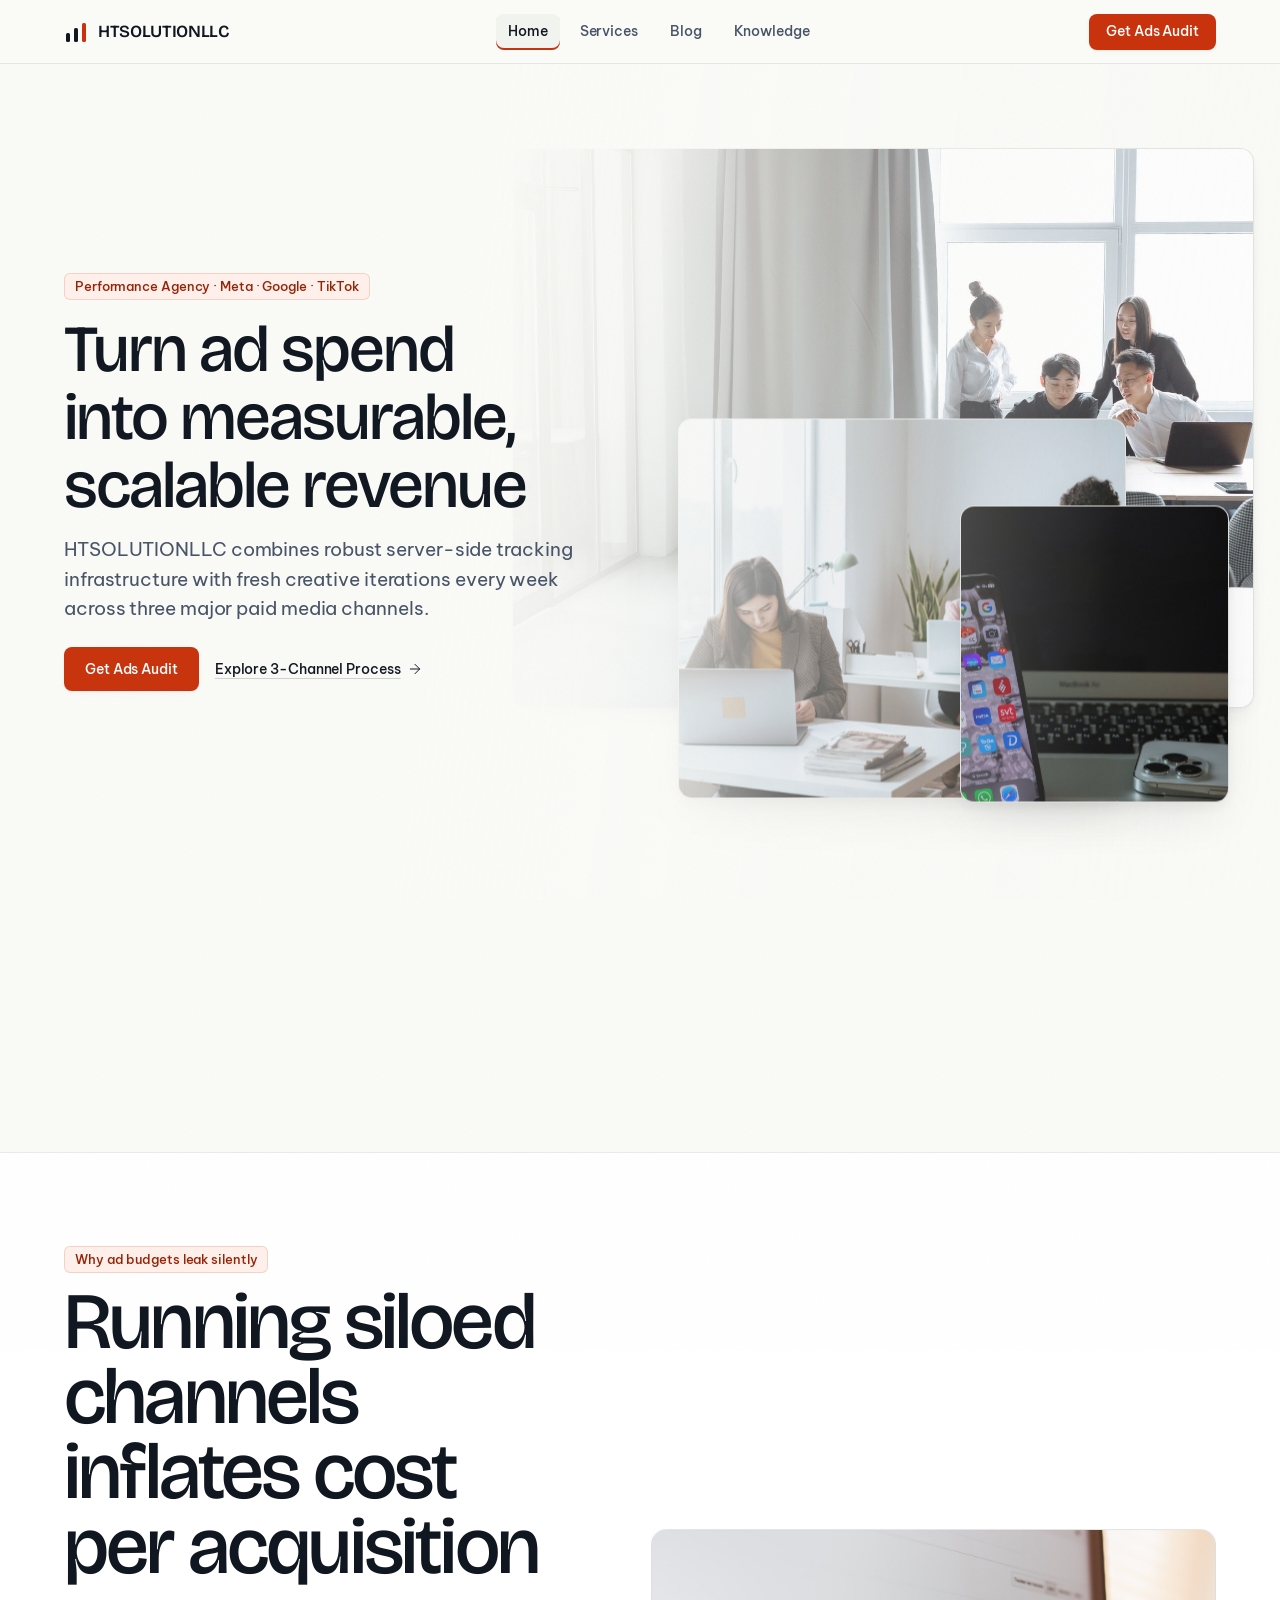
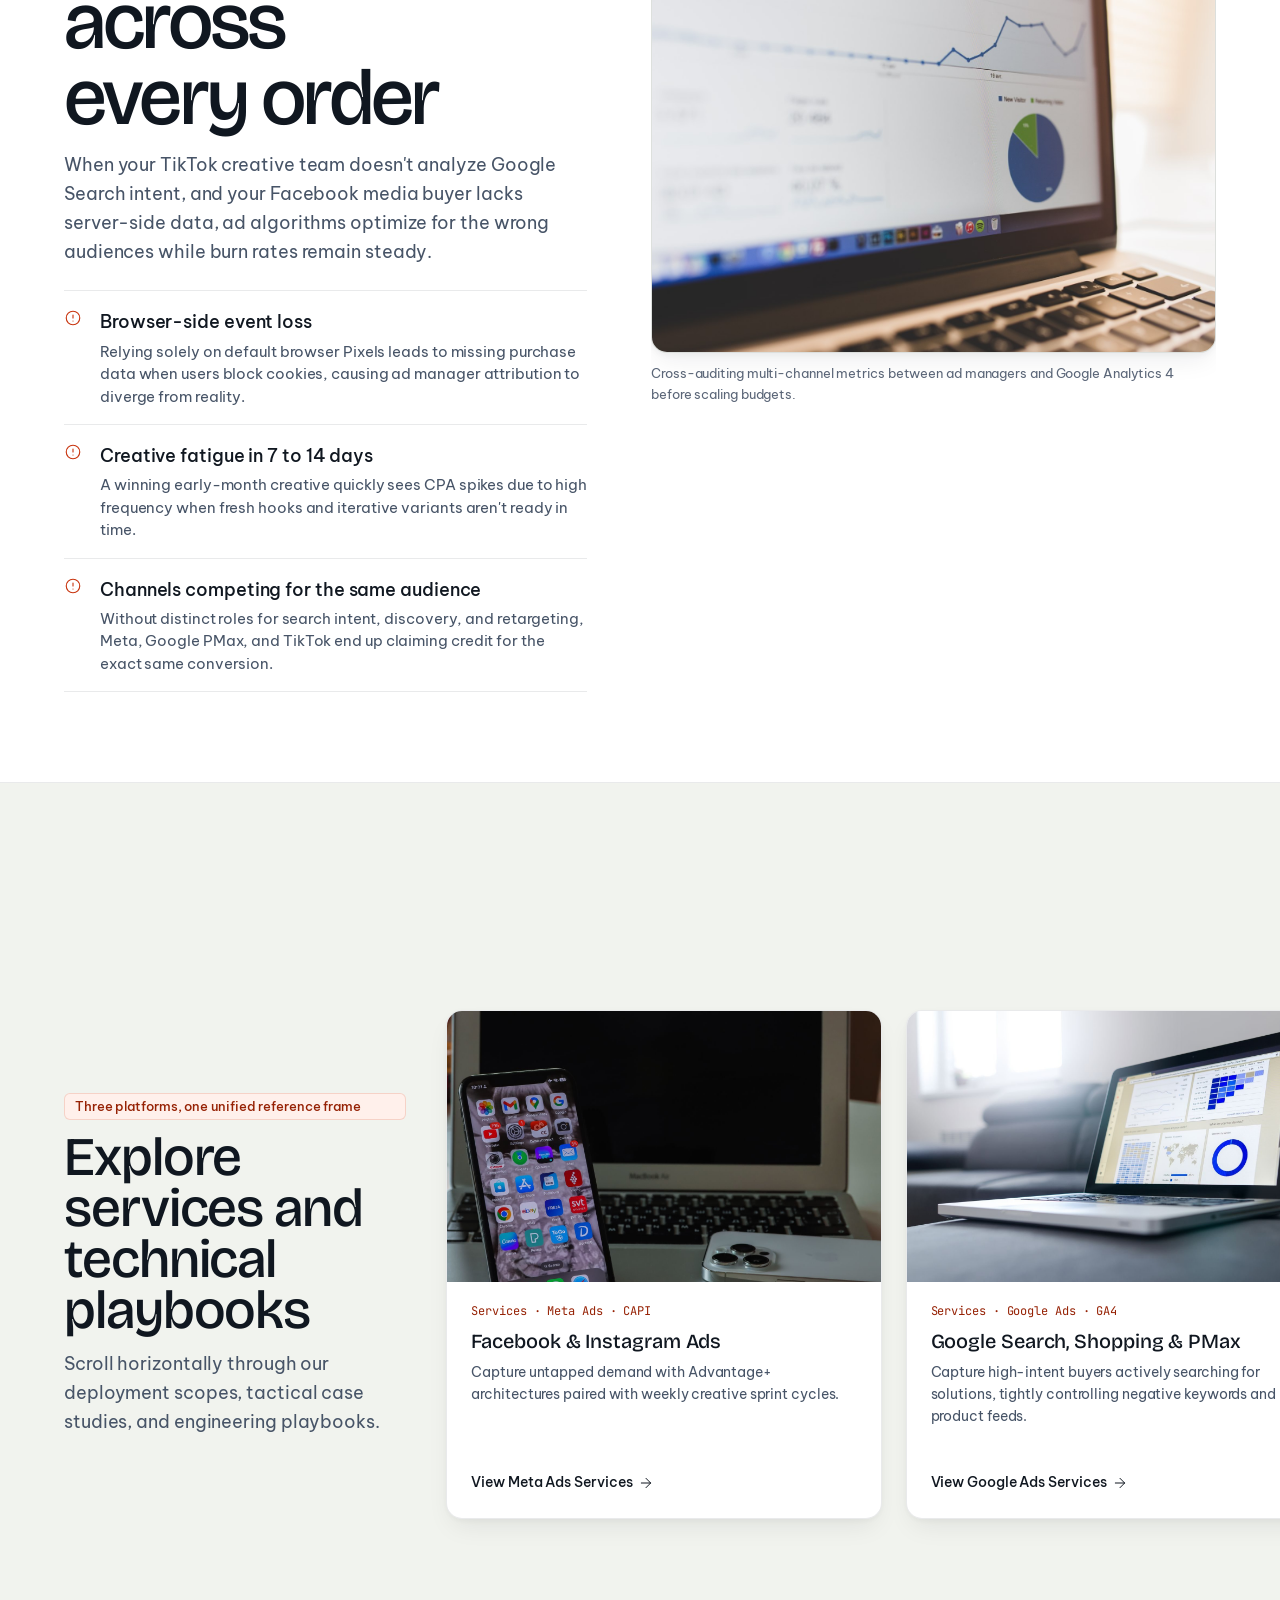
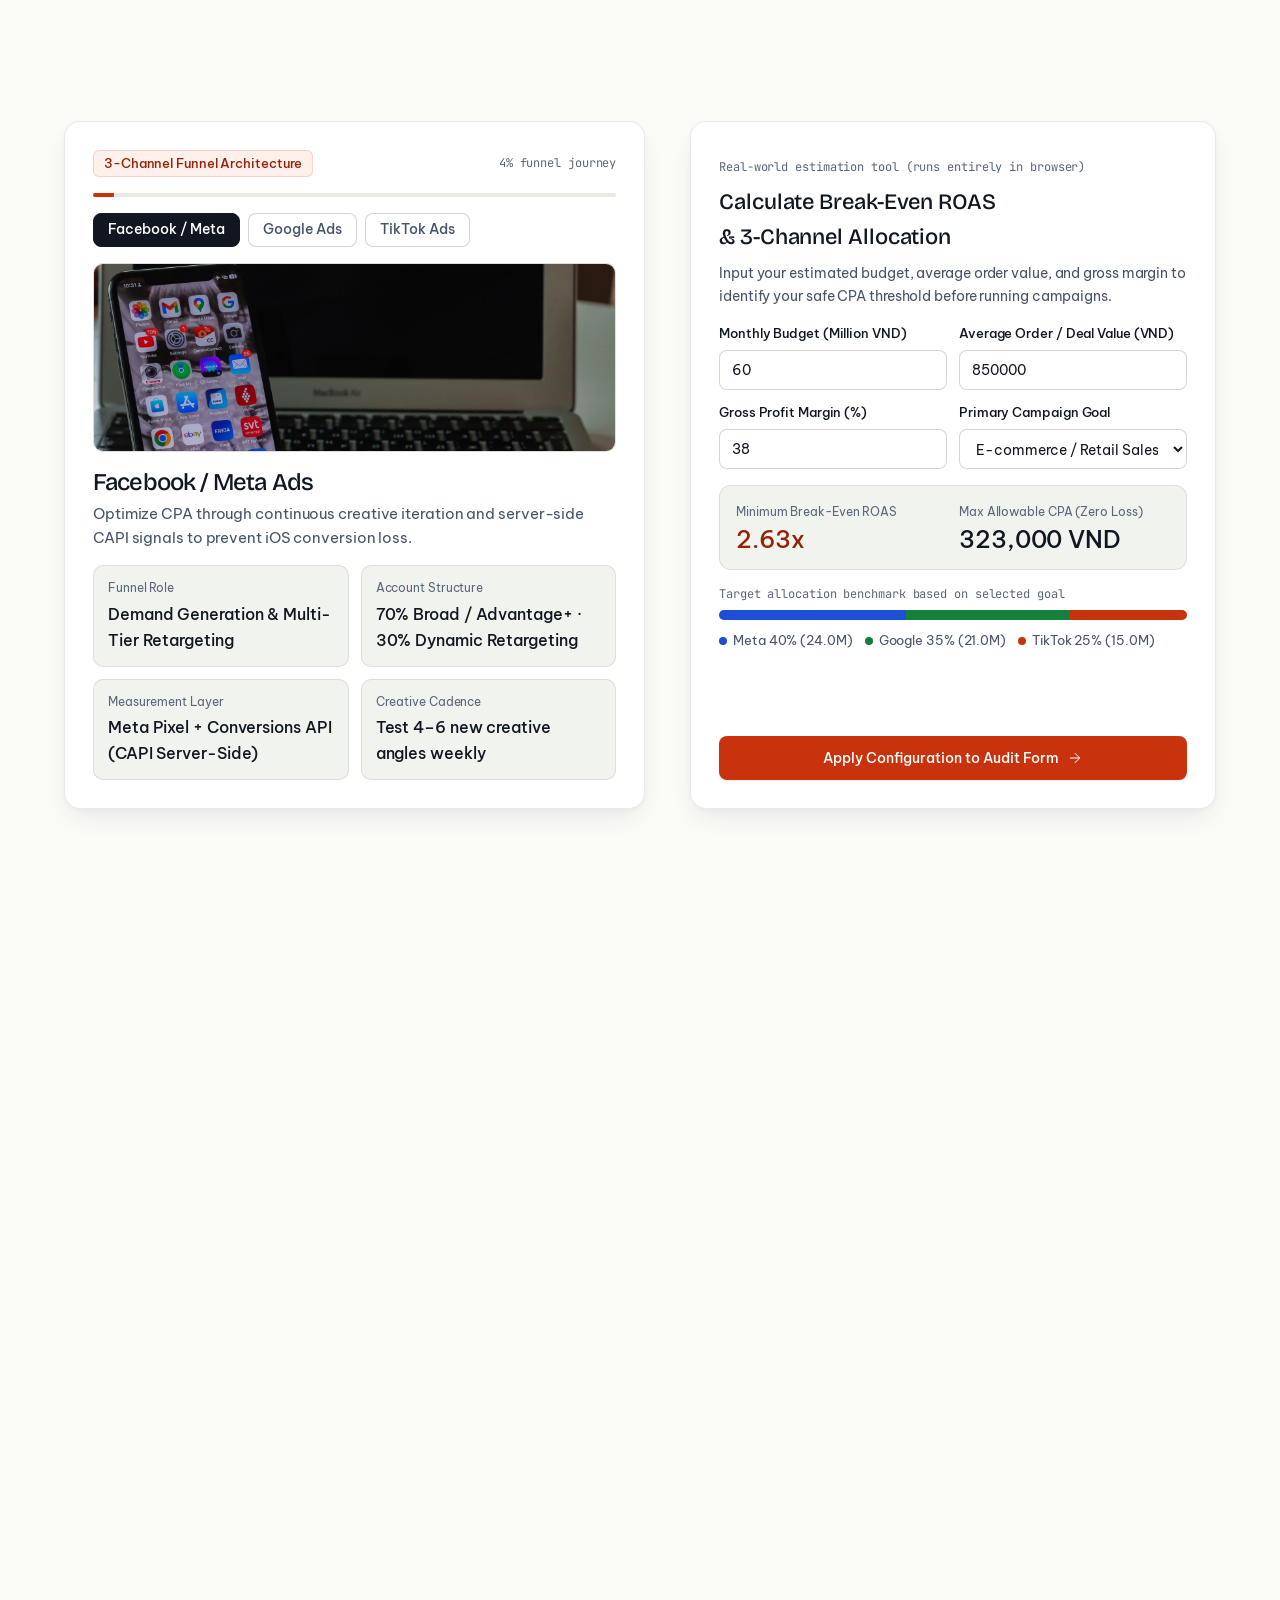
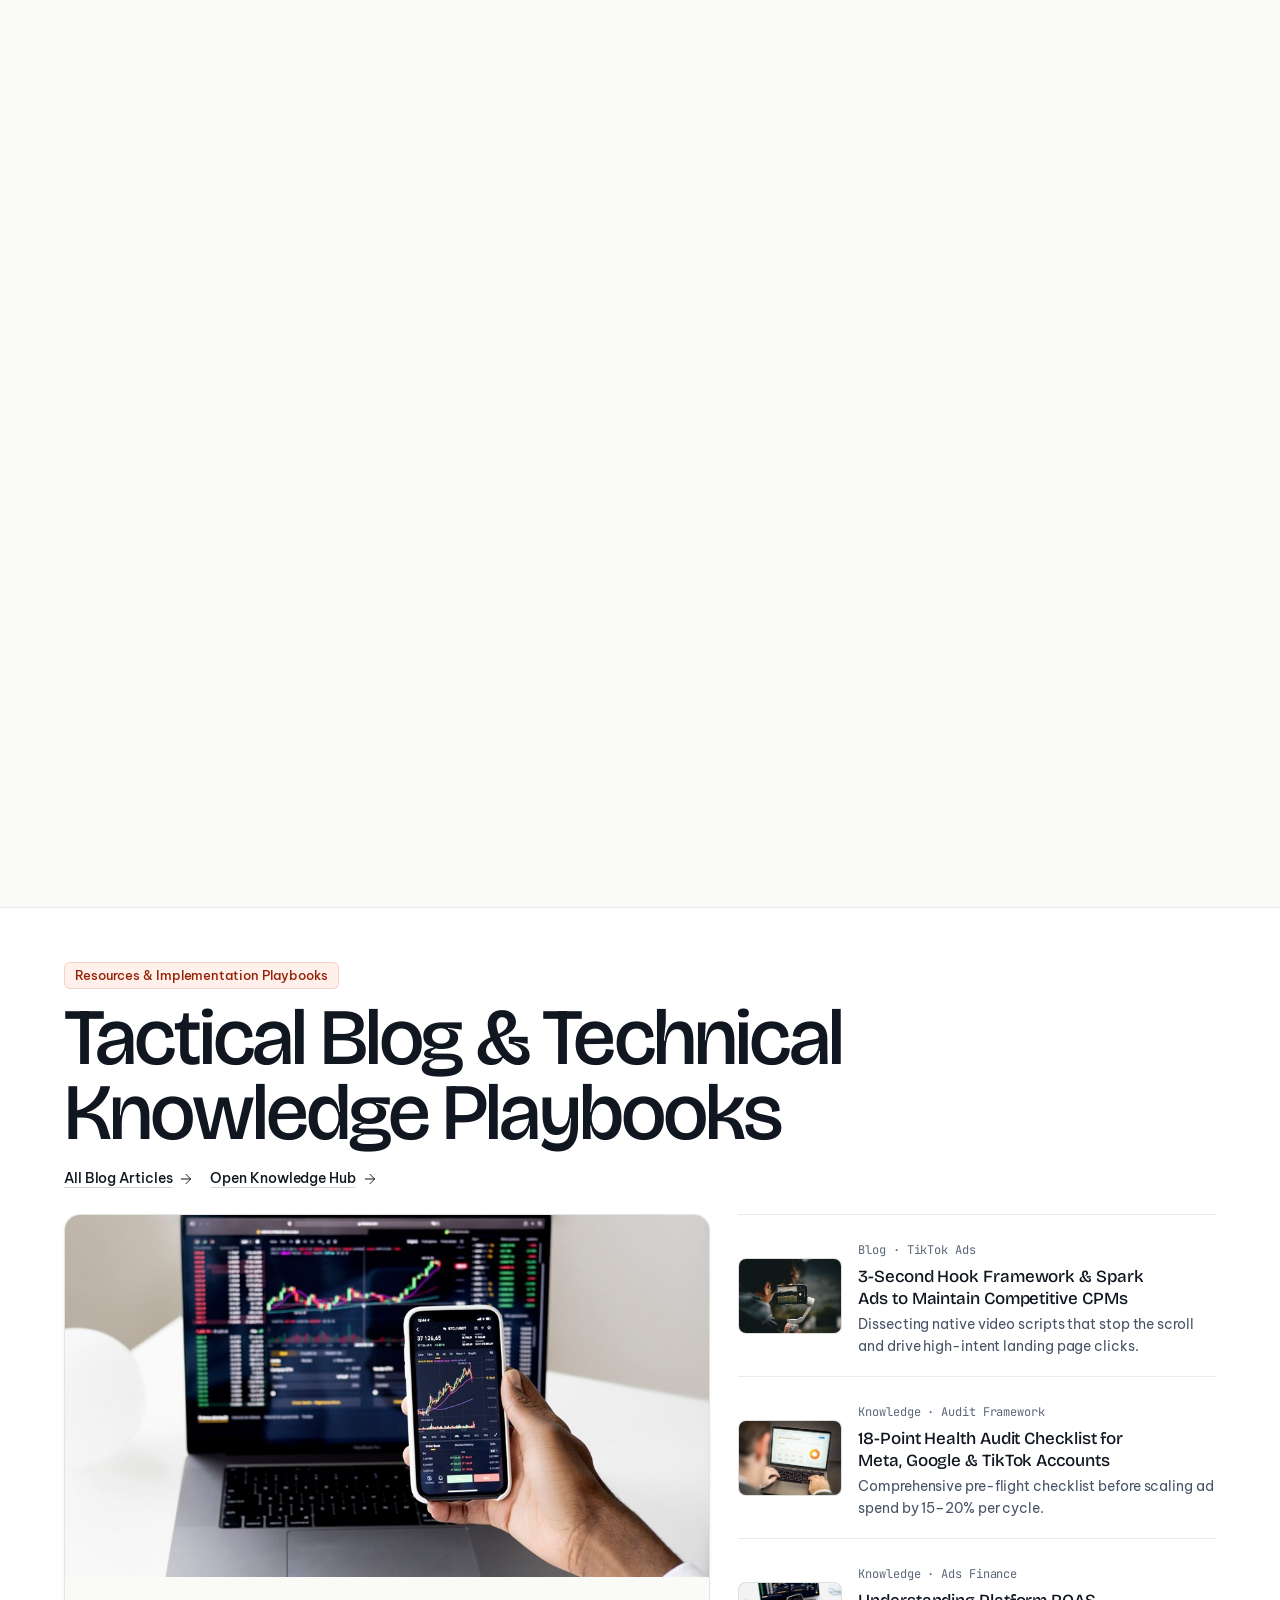
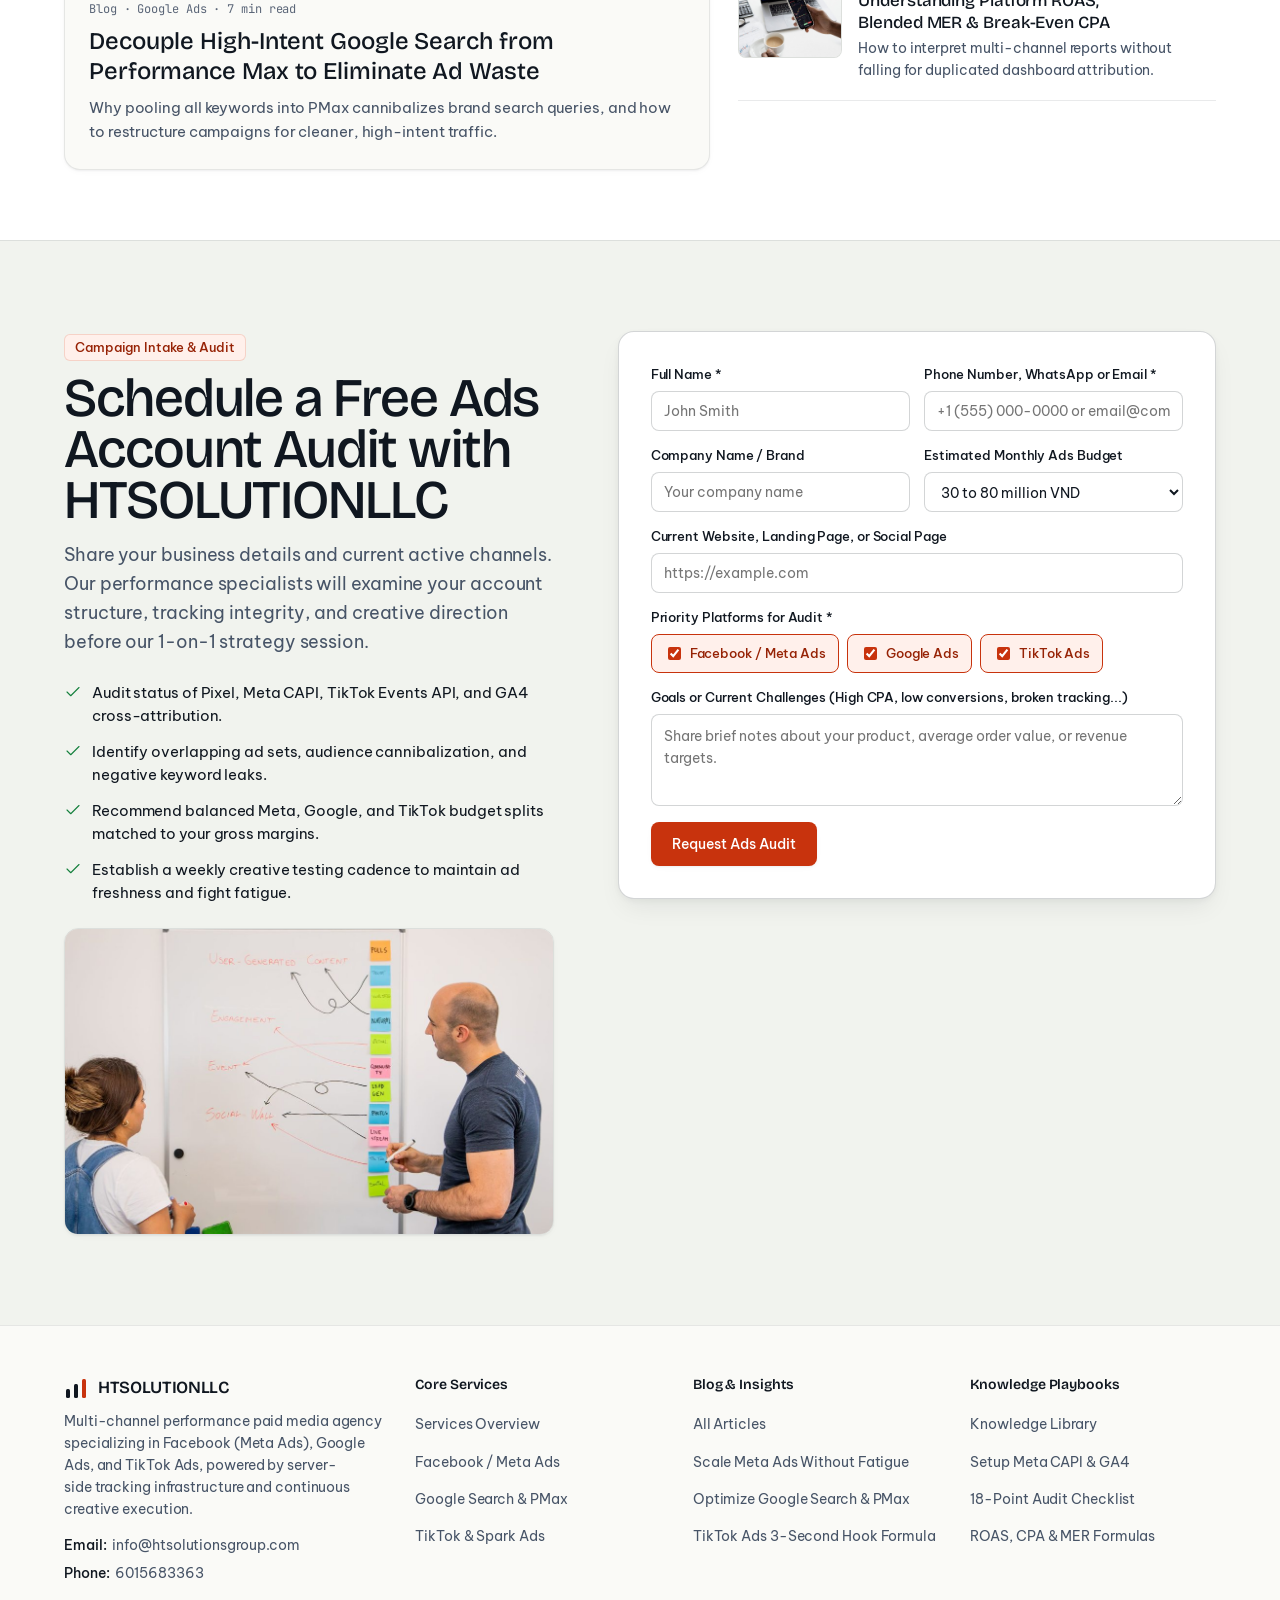
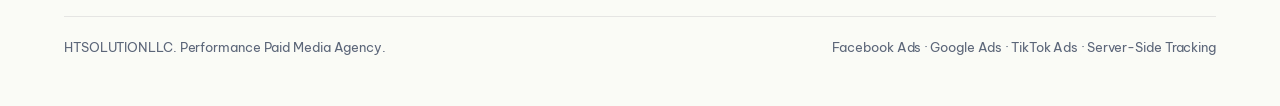
<file: index.html>
<!doctype html>
<html lang="en" data-root=".">
<head>
  <meta charset="utf-8">
  <meta name="viewport" content="width=device-width, initial-scale=1, viewport-fit=cover">
  <title>HTSOLUTIONLLC | Facebook, Google & TikTok Performance Ads Agency</title>
  <meta name="description" content="HTSOLUTIONLLC specializes in multi-channel performance advertising across Facebook Ads, Google Ads, and TikTok Ads, powered by server-side CAPI/GA4 tracking and weekly creative production.">
  <link rel="icon" href="data:image/svg+xml,<svg xmlns='http://www.w3.org/2000/svg' viewBox='0 0 32 32'><rect width='32' height='32' rx='7' fill='%23FAFAF7'/><rect x='6' y='17' width='4' height='9' rx='1.5' fill='%23101720'/><rect x='14' y='11' width='4' height='15' rx='1.5' fill='%23101720'/><rect x='22' y='6' width='4' height='20' rx='1.5' fill='%23C8330D'/></svg>">
  <link rel="preconnect" href="https://fonts.googleapis.com">
  <link rel="preconnect" href="https://fonts.gstatic.com" crossorigin>
  <link href="https://fonts.googleapis.com/css2?family=Be+Vietnam+Pro:wght@400;500;600&family=Bricolage+Grotesque:wght@500;600&family=JetBrains+Mono:wght@400;500&display=swap" rel="stylesheet">
  <link rel="stylesheet" href="./assets/css/scrollcraft.css">
  <link rel="stylesheet" href="./assets/css/site.css">
</head>
<body>

<span data-sc-progress aria-hidden="true"></span>
<div class="sc-grain" aria-hidden="true"></div>

<header class="ht-nav">
  <div class="ht-nav__inner">
    <a class="ht-brand" href="index.html">
      <svg class="ht-brand__mark" viewBox="0 0 24 24" fill="none" aria-hidden="true">
        <rect x="2" y="13" width="4" height="9" rx="1.5" fill="#101720"/>
        <rect x="10" y="8" width="4" height="14" rx="1.5" fill="#101720"/>
        <rect x="18" y="3" width="4" height="19" rx="1.5" fill="#C8330D"/>
      </svg>
      <span>HTSOLUTIONLLC</span>
    </a>

    <nav aria-label="Main navigation">
      <ul class="ht-nav__links">
        <li><a class="ht-nav__link" href="index.html" aria-current="page">Home</a></li>
        <li><a class="ht-nav__link" href="./dich-vu/index.html">Services</a></li>
        <li><a class="ht-nav__link" href="./blog/index.html">Blog</a></li>
        <li><a class="ht-nav__link" href="./knowledge/index.html">Knowledge</a></li>
      </ul>
    </nav>

    <div class="ht-nav__actions">
      <a class="ht-btn ht-btn--primary ht-btn--sm" href="#lead-form">Get Ads Audit</a>
      <button type="button" class="ht-nav__toggle" aria-label="Open navigation menu" aria-expanded="false" aria-controls="ht-mobile-drawer">
        <svg width="18" height="18" viewBox="0 0 24 24" fill="none" stroke="currentColor" stroke-width="1.5" stroke-linecap="round" stroke-linejoin="round" aria-hidden="true"><path d="M4 7h16"/><path d="M4 12h16"/><path d="M4 17h16"/></svg>
      </button>
    </div>
  </div>
</header>

<div id="ht-mobile-drawer" class="ht-mobile-drawer" aria-label="Mobile navigation">
  <ul class="ht-mobile-drawer__list">
    <li><a href="index.html" aria-current="page">Home</a></li>
    <li><a href="./dich-vu/index.html">Services</a></li>
    <li><a href="./blog/index.html">Blog</a></li>
    <li><a href="./knowledge/index.html">Knowledge</a></li>
  </ul>
  <a class="ht-btn ht-btn--primary" style="width:100%" href="#lead-form">Get Ads Audit</a>
</div>
<main id="top">

  <!-- ACT 1 · PINNED DIMENSIONAL HERO (Clarity) -->
  <section class="ht-hero" data-sc-act="pin" data-sc-span="1.28">
    <div data-sc-stage class="ht-hero__stage">
      <div class="ht-hero__planes" aria-hidden="true">
        <div class="ht-plane ht-plane--far" data-sc-parallax="-0.5">
          <img src="./assets/images/hero-agency.jpg" width="1600" height="1067" alt="Modern daylight office with performance strategy team working on laptops" fetchpriority="high">
        </div>
        <div class="ht-plane ht-plane--mid" data-sc-parallax="0.35">
          <img src="./assets/images/agency-meeting.jpg" width="1600" height="1067" alt="Three marketing specialists discussing campaign plans over laptops at a bright white desk" fetchpriority="high">
        </div>
        <div class="ht-plane ht-plane--near" data-sc-parallax="0.95">
          <img src="./assets/images/service-meta.jpg" width="1600" height="1067" alt="Smartphone displaying social media and messaging applications resting beside a laptop" fetchpriority="high">
        </div>
      </div>

      <div class="ht-hero__mask" aria-hidden="true"></div>

      <div class="ht-hero__copy">
        <div class="ht-hero__box" data-sc-cue="0 1.2 0 0">
          <span class="ht-kicker">Performance Agency · Meta · Google · TikTok</span>
          <h1 class="ht-hero__title" data-sc-kinetic="lines">Turn ad spend into measurable, scalable revenue</h1>
          <p class="ht-hero__sub">HTSOLUTIONLLC combines robust server-side tracking infrastructure with fresh creative iterations every week across three major paid media channels.</p>
          <div class="ht-hero__actions">
            <a class="ht-btn ht-btn--primary" href="#lead-form" data-sc-magnet="0.22" data-sc-rise="0">Get Ads Audit</a>
            <a class="ht-text-link" href="#peak-act">Explore 3-Channel Process <svg width="16" height="16" viewBox="0 0 24 24" fill="none" stroke="currentColor" stroke-width="1.5" stroke-linecap="round" stroke-linejoin="round" aria-hidden="true"><path d="M5 12h14"/><path d="m12 5 7 7-7 7"/></svg></a>
          </div>
        </div>
      </div>
    </div>
  </section>

  <!-- ACT 2 · DIAGNOSIS SPLIT + REVEAL (Tension) -->
  <section class="ht-diagnosis" data-sc-act="flow">
    <div class="sc-wrap ht-split">
      <div data-sc-in data-sc-stagger="60">
        <span class="ht-kicker">Why ad budgets leak silently</span>
        <h2 class="sc-display sc-display--lg" style="margin-top:12px;">Running siloed channels inflates cost per acquisition across every order</h2>
        <p class="sc-body" style="margin-top:14px;">
          When your TikTok creative team doesn't analyze Google Search intent, and your Facebook media buyer lacks server-side data, ad algorithms optimize for the wrong audiences while burn rates remain steady.
        </p>

        <ul class="ht-leak-list">
          <li>
            <svg width="18" height="18" viewBox="0 0 24 24" fill="none" stroke="currentColor" stroke-width="1.5" stroke-linecap="round" stroke-linejoin="round" aria-hidden="true"><circle cx="12" cy="12" r="9"/><path d="M12 8v4"/><path d="M12 16h.01"/></svg>
            <div>
              <strong>Browser-side event loss</strong>
              <span>Relying solely on default browser Pixels leads to missing purchase data when users block cookies, causing ad manager attribution to diverge from reality.</span>
            </div>
          </li>
          <li>
            <svg width="18" height="18" viewBox="0 0 24 24" fill="none" stroke="currentColor" stroke-width="1.5" stroke-linecap="round" stroke-linejoin="round" aria-hidden="true"><circle cx="12" cy="12" r="9"/><path d="M12 8v4"/><path d="M12 16h.01"/></svg>
            <div>
              <strong>Creative fatigue in 7 to 14 days</strong>
              <span>A winning early-month creative quickly sees CPA spikes due to high frequency when fresh hooks and iterative variants aren't ready in time.</span>
            </div>
          </li>
          <li>
            <svg width="18" height="18" viewBox="0 0 24 24" fill="none" stroke="currentColor" stroke-width="1.5" stroke-linecap="round" stroke-linejoin="round" aria-hidden="true"><circle cx="12" cy="12" r="9"/><path d="M12 8v4"/><path d="M12 16h.01"/></svg>
            <div>
              <strong>Channels competing for the same audience</strong>
              <span>Without distinct roles for search intent, discovery, and retargeting, Meta, Google PMax, and TikTok end up claiming credit for the exact same conversion.</span>
            </div>
          </li>
        </ul>
      </div>

      <figure class="ht-figure" data-sc-reveal="right" data-sc-reveal-at="0.12 0.56">
        <div class="ht-figure__frame">
          <img src="./assets/images/analytics-dashboard.jpg" width="1600" height="1067" alt="Laptop screen displaying traffic growth charts and multi-channel attribution breakdown on a light wood desk">
        </div>
        <figcaption>Cross-auditing multi-channel metrics between ad managers and Google Analytics 4 before scaling budgets.</figcaption>
      </figure>
    </div>
  </section>

  <!-- ACT 3 · HORIZONTAL PAN GALLERY (Curiosity) -->
  <section class="ht-pan-act" data-sc-act="pan" data-sc-span="2.6">
    <div data-sc-stage class="ht-pan-stage">
      <div class="ht-rail" data-sc-pan="0.06">
        <div class="ht-rail__lead">
          <span class="ht-kicker">Three platforms, one unified reference frame</span>
          <h2 class="sc-display sc-display--md" style="margin-top:12px;">Explore services and technical playbooks</h2>
          <p class="sc-body" style="margin-top:12px;">
            Scroll horizontally through our deployment scopes, tactical case studies, and engineering playbooks.
          </p>
        </div>

        <a class="ht-rail__card" href="./dich-vu/facebook-ads/index.html">
          <div class="ht-rail__media"><img src="./assets/images/service-meta.jpg" width="1600" height="1067" alt="Smartphone displaying social media and messaging apps resting on a laptop keyboard" loading="lazy"></div>
          <div class="ht-rail__body">
            <span class="ht-rail__schema">Services · Meta Ads · CAPI</span>
            <h3>Facebook &amp; Instagram Ads</h3>
            <p>Capture untapped demand with Advantage+ architectures paired with weekly creative sprint cycles.</p>
            <span class="ht-rail__go">View Meta Ads Services <svg width="16" height="16" viewBox="0 0 24 24" fill="none" stroke="currentColor" stroke-width="1.5" stroke-linecap="round" stroke-linejoin="round" aria-hidden="true"><path d="M5 12h14"/><path d="m12 5 7 7-7 7"/></svg></span>
          </div>
        </a>

        <a class="ht-rail__card" href="./dich-vu/google-ads/index.html">
          <div class="ht-rail__media"><img src="./assets/images/service-google.jpg" width="1600" height="1060" alt="Laptop displaying line charts, geographic heatmaps, and pie charts on Google Analytics" loading="lazy"></div>
          <div class="ht-rail__body">
            <span class="ht-rail__schema">Services · Google Ads · GA4</span>
            <h3>Google Search, Shopping &amp; PMax</h3>
            <p>Capture high-intent buyers actively searching for solutions, tightly controlling negative keywords and product feeds.</p>
            <span class="ht-rail__go">View Google Ads Services <svg width="16" height="16" viewBox="0 0 24 24" fill="none" stroke="currentColor" stroke-width="1.5" stroke-linecap="round" stroke-linejoin="round" aria-hidden="true"><path d="M5 12h14"/><path d="m12 5 7 7-7 7"/></svg></span>
          </div>
        </a>

        <a class="ht-rail__card" href="./dich-vu/tiktok-ads/index.html">
          <div class="ht-rail__media"><img src="./assets/images/service-tiktok.jpg" width="1600" height="1067" alt="Smartphone mounted on a tripod recording a content creator in a bright daylight studio" loading="lazy"></div>
          <div class="ht-rail__body">
            <span class="ht-rail__schema">Services · TikTok · Spark Ads</span>
            <h3>TikTok Ads &amp; Short-Form Video</h3>
            <p>Scripting native 3-second hooks, expanding reach via Spark Ads and high-converting In-Feed campaigns.</p>
            <span class="ht-rail__go">View TikTok Ads Services <svg width="16" height="16" viewBox="0 0 24 24" fill="none" stroke="currentColor" stroke-width="1.5" stroke-linecap="round" stroke-linejoin="round" aria-hidden="true"><path d="M5 12h14"/><path d="m12 5 7 7-7 7"/></svg></span>
          </div>
        </a>

        <a class="ht-rail__card" href="./blog/scale-meta-ads-chong-bao-hoa-creative/index.html">
          <div class="ht-rail__media"><img src="./assets/images/blog-meta-scale.jpg" width="1000" height="668" alt="Top-down view of a digital marketing team collaborating on laptops, tablets, and smartphones" loading="lazy"></div>
          <div class="ht-rail__body">
            <span class="ht-rail__schema">Blog · Creative Testing</span>
            <h3>Maintaining Stable CPA When Scaling Meta Ads</h3>
            <p>How to decouple creative testing from primary scaling campaigns to increase spend in disciplined 15–20% increments.</p>
            <span class="ht-rail__go">Read Tactical Case Study <svg width="16" height="16" viewBox="0 0 24 24" fill="none" stroke="currentColor" stroke-width="1.5" stroke-linecap="round" stroke-linejoin="round" aria-hidden="true"><path d="M5 12h14"/><path d="m12 5 7 7-7 7"/></svg></span>
          </div>
        </a>

        <a class="ht-rail__card" href="./knowledge/huong-dan-meta-capi-va-ga4-server-side/index.html">
          <div class="ht-rail__media"><img src="./assets/images/knowledge-tracking.jpg" width="1000" height="662" alt="Close-up of a developer typing code on a laptop beside a notebook on a bright wooden desk" loading="lazy"></div>
          <div class="ht-rail__body">
            <span class="ht-rail__schema">Knowledge · Server-Side</span>
            <h3>Setting Up Meta CAPI &amp; GA4 Server-Side</h3>
            <p>Server-side event implementation and standardized UTM taxonomy for true multi-channel attribution.</p>
            <span class="ht-rail__go">Open Technical Playbook <svg width="16" height="16" viewBox="0 0 24 24" fill="none" stroke="currentColor" stroke-width="1.5" stroke-linecap="round" stroke-linejoin="round" aria-hidden="true"><path d="M5 12h14"/><path d="m12 5 7 7-7 7"/></svg></span>
          </div>
        </a>
      </div>
    </div>
  </section>

  <!-- ACT 4 · PEAK: PINNED FULL-FUNNEL WORKBENCH & ROAS CALCULATOR (Mastery) -->
  <div id="peak-act-anchor" class="ht-peak-wrap">
    <section id="peak-act" class="ht-peak-act" data-sc-act="pin" data-sc-span="2.8" data-sc-verify-state="channel:meta|fill:15">
      <div data-sc-stage class="ht-peak__stage">
        <div id="channel-workbench" class="ht-workbench">
          <div class="ht-panel">
            <div style="display:flex; justify-content:space-between; align-items:center; gap:12px; flex-wrap:wrap;">
              <span class="ht-kicker">3-Channel Funnel Architecture</span>
              <span class="ht-meta" data-wb-meter-pct>15% funnel journey</span>
            </div>

            <div class="ht-funnel-meter" aria-hidden="true">
              <div class="ht-funnel-meter__track">
                <div class="ht-funnel-meter__fill" data-wb-meter-fill></div>
              </div>
            </div>

            <div class="ht-tabs" role="tablist" aria-label="Select advertising platform">
              <button type="button" class="ht-tab" role="tab" aria-selected="true" data-wb-tab="meta">Facebook / Meta</button>
              <button type="button" class="ht-tab" role="tab" aria-selected="false" data-wb-tab="google">Google Ads</button>
              <button type="button" class="ht-tab" role="tab" aria-selected="false" data-wb-tab="tiktok">TikTok Ads</button>
            </div>

            <div class="ht-stage-photo">
              <img src="./assets/images/service-meta.jpg" width="1600" height="1067" alt="Smartphone displaying social media and messaging apps resting on a laptop keyboard" data-wb-img>
            </div>

            <div>
              <h2 class="sc-display" style="font-size:24px; line-height:1.2;" data-wb-title>Facebook / Meta Ads</h2>
              <p class="sc-body" style="font-size:14.5px; margin-top:6px;" data-wb-summary>
                Optimize CPA through continuous creative iteration and server-side CAPI signals to prevent iOS conversion loss.
              </p>
            </div>

            <div class="ht-specs-grid">
              <div class="ht-spec-cell">
                <span>Funnel Role</span>
                <strong data-wb-role>Demand Generation &amp; Retargeting</strong>
              </div>
              <div class="ht-spec-cell">
                <span>Account Structure</span>
                <strong data-wb-structure>70% Broad · 30% Retargeting</strong>
              </div>
              <div class="ht-spec-cell">
                <span>Measurement Layer</span>
                <strong data-wb-tracking>Meta Pixel + Server-Side CAPI</strong>
              </div>
              <div class="ht-spec-cell">
                <span>Creative Cadence</span>
                <strong data-wb-cadence>Test 4–6 creative angles weekly</strong>
              </div>
            </div>
          </div>

          <div class="ht-panel">
            <div>
              <span class="ht-meta">Real-world estimation tool (runs entirely in browser)</span>
              <h3 style="font-size:22px; margin-top:6px;">Calculate Break-Even ROAS &amp; 3-Channel Allocation</h3>
              <p class="sc-body" style="font-size:14px; margin-top:6px;">
                Input your estimated budget, average order value, and gross margin to identify your safe CPA threshold before running campaigns.
              </p>
            </div>

            <div class="ht-calc__fields">
              <div class="ht-field">
                <label for="calc-budget">Monthly Budget (Million VND)</label>
                <input class="ht-input ht-nums" id="calc-budget" type="number" min="5" max="5000" step="5" value="60">
              </div>
              <div class="ht-field">
                <label for="calc-aov">Average Order / Deal Value (VND)</label>
                <input class="ht-input ht-nums" id="calc-aov" type="number" min="50000" step="50000" value="850000">
              </div>
              <div class="ht-field">
                <label for="calc-margin">Gross Profit Margin (%)</label>
                <input class="ht-input ht-nums" id="calc-margin" type="number" min="5" max="90" step="1" value="38">
              </div>
              <div class="ht-field">
                <label for="calc-goal">Primary Campaign Goal</label>
                <select class="ht-select" id="calc-goal">
                  <option value="ecom">E-commerce / Retail Sales</option>
                  <option value="lead">B2B / Service Lead Gen</option>
                  <option value="launch">Product Launch / New Scale</option>
                </select>
              </div>
            </div>

            <div class="ht-calc__results">
              <div class="ht-result-stat ht-result-stat--accent">
                <span>Minimum Break-Even ROAS</span>
                <strong id="out-roas">2.63x</strong>
              </div>
              <div class="ht-result-stat">
                <span>Max Allowable CPA (Zero Loss)</span>
                <strong id="out-cpa">323,000 VND</strong>
              </div>
            </div>

            <div>
              <span class="ht-meta" style="display:block; margin-bottom:8px;">Target allocation benchmark based on selected goal</span>
              <div class="ht-alloc-bar" aria-hidden="true">
                <div id="seg-meta" class="ht-alloc-seg--meta" style="width:40%;"></div>
                <div id="seg-google" class="ht-alloc-seg--google" style="width:35%;"></div>
                <div id="seg-tiktok" class="ht-alloc-seg--tiktok" style="width:25%;"></div>
              </div>
              <div class="ht-alloc-legend" style="margin-top:10px;">
                <span><i class="ht-dot" style="background:#1D4ED8;"></i><span id="leg-meta">Meta 40% (24.0M)</span></span>
                <span><i class="ht-dot" style="background:#15803D;"></i><span id="leg-google">Google 35% (21.0M)</span></span>
                <span><i class="ht-dot" style="background:#C8330D;"></i><span id="leg-tiktok">TikTok 25% (15.0M)</span></span>
              </div>
            </div>

            <button type="button" id="calc-apply-btn" class="ht-btn ht-btn--primary" style="margin-top:auto;">
              Apply Configuration to Audit Form <svg width="16" height="16" viewBox="0 0 24 24" fill="none" stroke="currentColor" stroke-width="1.5" stroke-linecap="round" stroke-linejoin="round" aria-hidden="true"><path d="M5 12h14"/><path d="m12 5 7 7-7 7"/></svg>
            </button>
          </div>
        </div>
      </div>
    </section>
  </div>

  <!-- ACT 5 · EDITORIAL DISPATCH: BLOG & KNOWLEDGE (Depth + Trust) -->
  <section class="ht-dispatch" data-sc-act="flow">
    <div class="sc-wrap">
      <div class="ht-dispatch__head" data-sc-in>
        <div>
          <span class="ht-kicker">Resources &amp; Implementation Playbooks</span>
          <h2 class="sc-display sc-display--lg" style="margin-top:12px;">Tactical Blog &amp; Technical Knowledge Playbooks</h2>
        </div>
        <div style="display:flex; gap:16px; flex-wrap:wrap;">
          <a class="ht-text-link" href="./blog/index.html">All Blog Articles <svg width="16" height="16" viewBox="0 0 24 24" fill="none" stroke="currentColor" stroke-width="1.5" stroke-linecap="round" stroke-linejoin="round" aria-hidden="true"><path d="M5 12h14"/><path d="m12 5 7 7-7 7"/></svg></a>
          <a class="ht-text-link" href="./knowledge/index.html">Open Knowledge Hub <svg width="16" height="16" viewBox="0 0 24 24" fill="none" stroke="currentColor" stroke-width="1.5" stroke-linecap="round" stroke-linejoin="round" aria-hidden="true"><path d="M5 12h14"/><path d="m12 5 7 7-7 7"/></svg></a>
        </div>
      </div>

      <div class="ht-editorial-grid">
        <a class="ht-featured-post" href="./blog/toi-uu-google-search-pmax-cho-doanh-nghiep/index.html">
          <div class="ht-featured-post__media">
            <img src="./assets/images/blog-google-pmax.jpg" width="1000" height="632" alt="White desk setup with MacBook Pro and smartphone displaying synchronized performance charts" loading="lazy">
          </div>
          <div class="ht-featured-post__body">
            <span class="ht-meta">Blog · Google Ads · 7 min read</span>
            <h3>Decouple High-Intent Google Search from Performance Max to Eliminate Ad Waste</h3>
            <p>Why pooling all keywords into PMax cannibalizes brand search queries, and how to restructure campaigns for cleaner, high-intent traffic.</p>
          </div>
        </a>

        <div class="ht-editorial-list">
          <a class="ht-editorial-row" href="./blog/tiktok-ads-3-giay-hook-va-spark-ads/index.html">
            <div class="ht-editorial-row__thumb"><img src="./assets/images/blog-tiktok-hook.jpg" width="1000" height="563" alt="Over-the-shoulder shot of a creator filming with a smartphone mounted on a handheld gimbal" loading="lazy"></div>
            <div>
              <span class="ht-meta">Blog · TikTok Ads</span>
              <h3>3-Second Hook Framework &amp; Spark Ads to Maintain Competitive CPMs</h3>
              <p>Dissecting native video scripts that stop the scroll and drive high-intent landing page clicks.</p>
            </div>
          </a>

          <a class="ht-editorial-row" href="./knowledge/checklist-audit-tai-khoan-quang-cao-3-kenh/index.html">
            <div class="ht-editorial-row__thumb"><img src="./assets/images/knowledge-audit.jpg" width="1000" height="667" alt="Conversion optimization specialist reviewing Google Analytics Audience Overview report on a MacBook" loading="lazy"></div>
            <div>
              <span class="ht-meta">Knowledge · Audit Framework</span>
              <h3>18-Point Health Audit Checklist for Meta, Google &amp; TikTok Accounts</h3>
              <p>Comprehensive pre-flight checklist before scaling ad spend by 15–20% per cycle.</p>
            </div>
          </a>

          <a class="ht-editorial-row" href="./knowledge/cong-thuc-tinh-roas-cpa-mer-truoc-khi-scale/index.html">
            <div class="ht-editorial-row__thumb"><img src="./assets/images/knowledge-roas.jpg" width="1000" height="720" alt="Financial workspace with desktop calculator, analytical charts on a laptop, and a smartphone" loading="lazy"></div>
            <div>
              <span class="ht-meta">Knowledge · Ads Finance</span>
              <h3>Understanding Platform ROAS, Blended MER &amp; Break-Even CPA</h3>
              <p>How to interpret multi-channel reports without falling for duplicated dashboard attribution.</p>
            </div>
          </a>
        </div>
      </div>
    </div>
  </section>

<section id="lead-form" class="ht-lead-section">
  <div class="sc-wrap ht-lead-grid">
    <div data-sc-in>
      <span class="ht-kicker">Campaign Intake &amp; Audit</span>
      <h2 class="sc-display sc-display--md" style="margin-top:12px;">Schedule a Free Ads Account Audit with HTSOLUTIONLLC</h2>
      <p class="sc-body" style="margin-top:14px;">
        Share your business details and current active channels. Our performance specialists will examine your account structure, tracking integrity, and creative direction before our 1-on-1 strategy session.
      </p>

      <ul class="ht-lead-checklist">
        <li><svg width="18" height="18" viewBox="0 0 24 24" fill="none" stroke="currentColor" stroke-width="1.5" stroke-linecap="round" stroke-linejoin="round" aria-hidden="true"><path d="M20 6 9 17l-5-5"/></svg><span>Audit status of Pixel, Meta CAPI, TikTok Events API, and GA4 cross-attribution.</span></li>
        <li><svg width="18" height="18" viewBox="0 0 24 24" fill="none" stroke="currentColor" stroke-width="1.5" stroke-linecap="round" stroke-linejoin="round" aria-hidden="true"><path d="M20 6 9 17l-5-5"/></svg><span>Identify overlapping ad sets, audience cannibalization, and negative keyword leaks.</span></li>
        <li><svg width="18" height="18" viewBox="0 0 24 24" fill="none" stroke="currentColor" stroke-width="1.5" stroke-linecap="round" stroke-linejoin="round" aria-hidden="true"><path d="M20 6 9 17l-5-5"/></svg><span>Recommend balanced Meta, Google, and TikTok budget splits matched to your gross margins.</span></li>
        <li><svg width="18" height="18" viewBox="0 0 24 24" fill="none" stroke="currentColor" stroke-width="1.5" stroke-linecap="round" stroke-linejoin="round" aria-hidden="true"><path d="M20 6 9 17l-5-5"/></svg><span>Establish a weekly creative testing cadence to maintain ad freshness and fight fatigue.</span></li>
      </ul>

      <figure class="ht-lead-photo" style="margin:0;">
        <img src="./assets/images/strategy-whiteboard.jpg" width="1000" height="667" alt="Two strategists organizing content funnels and social media workflows using sticky notes on a whiteboard" loading="lazy">
      </figure>
    </div>

    <div class="ht-form-card" data-sc-in>
      <form id="ht-lead-form-el" action="#lead-form" method="POST" novalidate>
        <div class="ht-form-grid">
          <div class="ht-field">
            <label for="lead-name">Full Name *</label>
            <input class="ht-input" id="lead-name" name="name" type="text" autocomplete="name" required placeholder="John Smith">
          </div>
          <div class="ht-field">
            <label for="lead-contact">Phone Number, WhatsApp or Email *</label>
            <input class="ht-input" id="lead-contact" name="contact" type="text" required placeholder="+1 (555) 000-0000 or email@company.com">
          </div>
          <div class="ht-field">
            <label for="lead-company">Company Name / Brand</label>
            <input class="ht-input" id="lead-company" name="company" type="text" autocomplete="organization" placeholder="Your company name">
          </div>
          <div class="ht-field">
            <label for="lead-budget">Estimated Monthly Ads Budget</label>
            <select class="ht-select" id="lead-budget" name="budget">
              <option value="5-15">Under 15 million VND</option>
              <option value="15-30">15 to 30 million VND</option>
              <option value="30-80" selected>30 to 80 million VND</option>
              <option value="80-200">80 to 200 million VND</option>
              <option value="200+">Over 200 million VND</option>
            </select>
          </div>
          <div class="ht-field ht-form-full">
            <label for="lead-url">Current Website, Landing Page, or Social Page</label>
            <input class="ht-input" id="lead-url" name="url" type="url" placeholder="https://example.com">
          </div>
          <div class="ht-field ht-form-full">
            <label>Priority Platforms for Audit *</label>
            <div class="ht-check-group">
              <label class="ht-chip-check"><input type="checkbox" name="channels" value="meta" checked> Facebook / Meta Ads</label>
              <label class="ht-chip-check"><input type="checkbox" name="channels" value="google" checked> Google Ads</label>
              <label class="ht-chip-check"><input type="checkbox" name="channels" value="tiktok" checked> TikTok Ads</label>
            </div>
          </div>
          <div class="ht-field ht-form-full">
            <label for="lead-notes">Goals or Current Challenges (High CPA, low conversions, broken tracking...)</label>
            <textarea class="ht-textarea" id="lead-notes" name="notes" placeholder="Share brief notes about your product, average order value, or revenue targets."></textarea>
          </div>
        </div>

        <div class="ht-form-actions">
          <button type="submit" class="ht-btn ht-btn--primary">Request Ads Audit</button>
        </div>

        <div id="ht-lead-status" class="ht-form-status" role="status" aria-live="polite"></div>
      </form>
    </div>
  </div>
</section>
</main>

<footer class="ht-footer">
  <div class="sc-wrap">
    <div class="ht-footer__grid">
      <div>
        <div class="ht-brand" style="margin-bottom:10px;">
          <svg class="ht-brand__mark" viewBox="0 0 24 24" fill="none" aria-hidden="true">
            <rect x="2" y="13" width="4" height="9" rx="1.5" fill="#101720"/>
            <rect x="10" y="8" width="4" height="14" rx="1.5" fill="#101720"/>
            <rect x="18" y="3" width="4" height="19" rx="1.5" fill="#C8330D"/>
          </svg>
          <span>HTSOLUTIONLLC</span>
        </div>
        <p class="sc-body" style="font-size:13.5px;">
          Multi-channel performance paid media agency specializing in Facebook (Meta Ads), Google Ads, and TikTok Ads, powered by server-side tracking infrastructure and continuous creative execution.
        </p>
        <ul class="ht-footer__contact">
          <li><span>Email:</span> <a href="mailto:info@htsolutionsgroup.com">info@htsolutionsgroup.com</a></li>
          <li><span>Phone:</span> <a href="tel:6015683363">6015683363</a></li>
        </ul>
      </div>

      <div>
        <h4>Core Services</h4>
        <ul>
          <li><a href="./dich-vu/index.html">Services Overview</a></li>
          <li><a href="./dich-vu/facebook-ads/index.html">Facebook / Meta Ads</a></li>
          <li><a href="./dich-vu/google-ads/index.html">Google Search &amp; PMax</a></li>
          <li><a href="./dich-vu/tiktok-ads/index.html">TikTok &amp; Spark Ads</a></li>
        </ul>
      </div>

      <div>
        <h4>Blog &amp; Insights</h4>
        <ul>
          <li><a href="./blog/index.html">All Articles</a></li>
          <li><a href="./blog/scale-meta-ads-chong-bao-hoa-creative/index.html">Scale Meta Ads Without Fatigue</a></li>
          <li><a href="./blog/toi-uu-google-search-pmax-cho-doanh-nghiep/index.html">Optimize Google Search &amp; PMax</a></li>
          <li><a href="./blog/tiktok-ads-3-giay-hook-va-spark-ads/index.html">TikTok Ads 3-Second Hook Formula</a></li>
        </ul>
      </div>

      <div>
        <h4>Knowledge Playbooks</h4>
        <ul>
          <li><a href="./knowledge/index.html">Knowledge Library</a></li>
          <li><a href="./knowledge/huong-dan-meta-capi-va-ga4-server-side/index.html">Setup Meta CAPI &amp; GA4</a></li>
          <li><a href="./knowledge/checklist-audit-tai-khoan-quang-cao-3-kenh/index.html">18-Point Audit Checklist</a></li>
          <li><a href="./knowledge/cong-thuc-tinh-roas-cpa-mer-truoc-khi-scale/index.html">ROAS, CPA &amp; MER Formulas</a></li>
        </ul>
      </div>
    </div>

    <div class="ht-footer__bottom">
      <span>HTSOLUTIONLLC. Performance Paid Media Agency.</span>
      <span>Facebook Ads · Google Ads · TikTok Ads · Server-Side Tracking</span>
    </div>
  </div>
</footer>

<script src="./assets/js/scrollcraft.js"></script>
<script src="./assets/js/site.js"></script>
<script>ScrollCraft.mount(document.body);</script>
</body>
</html>
</file>
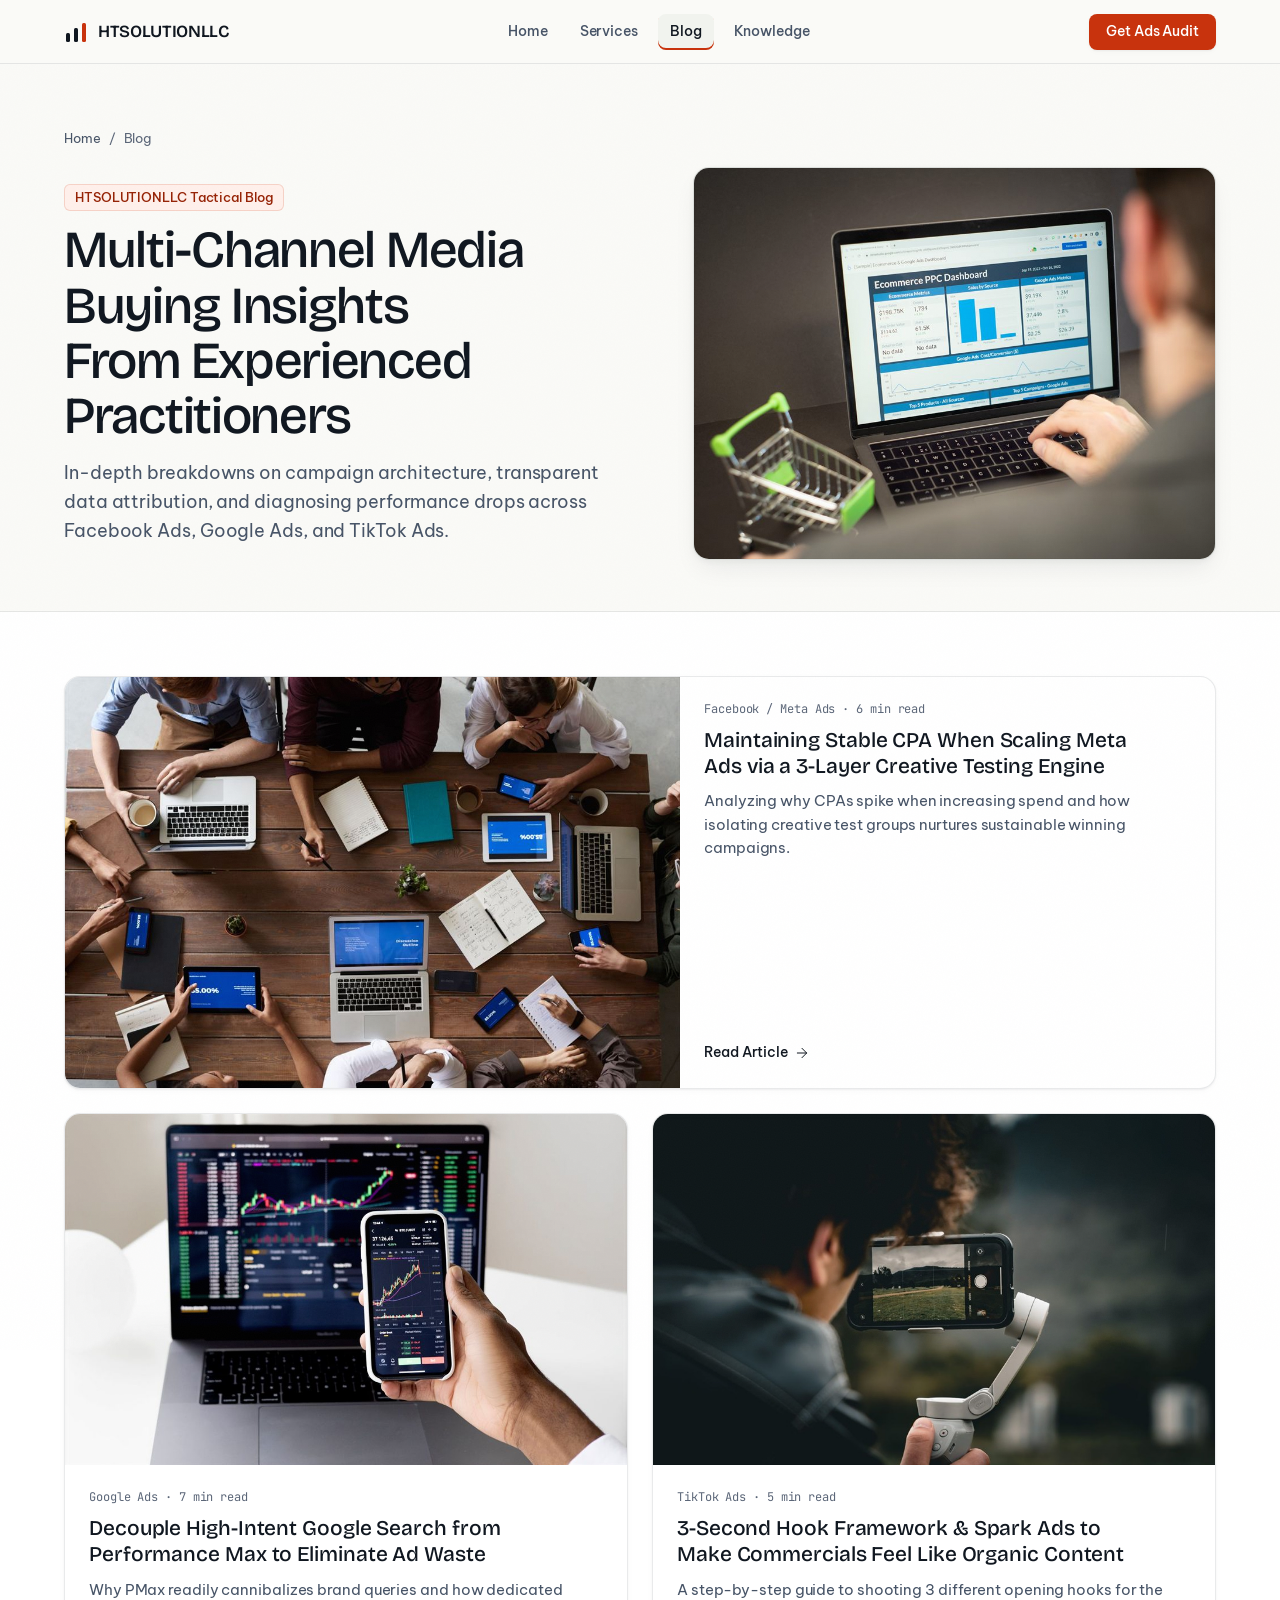
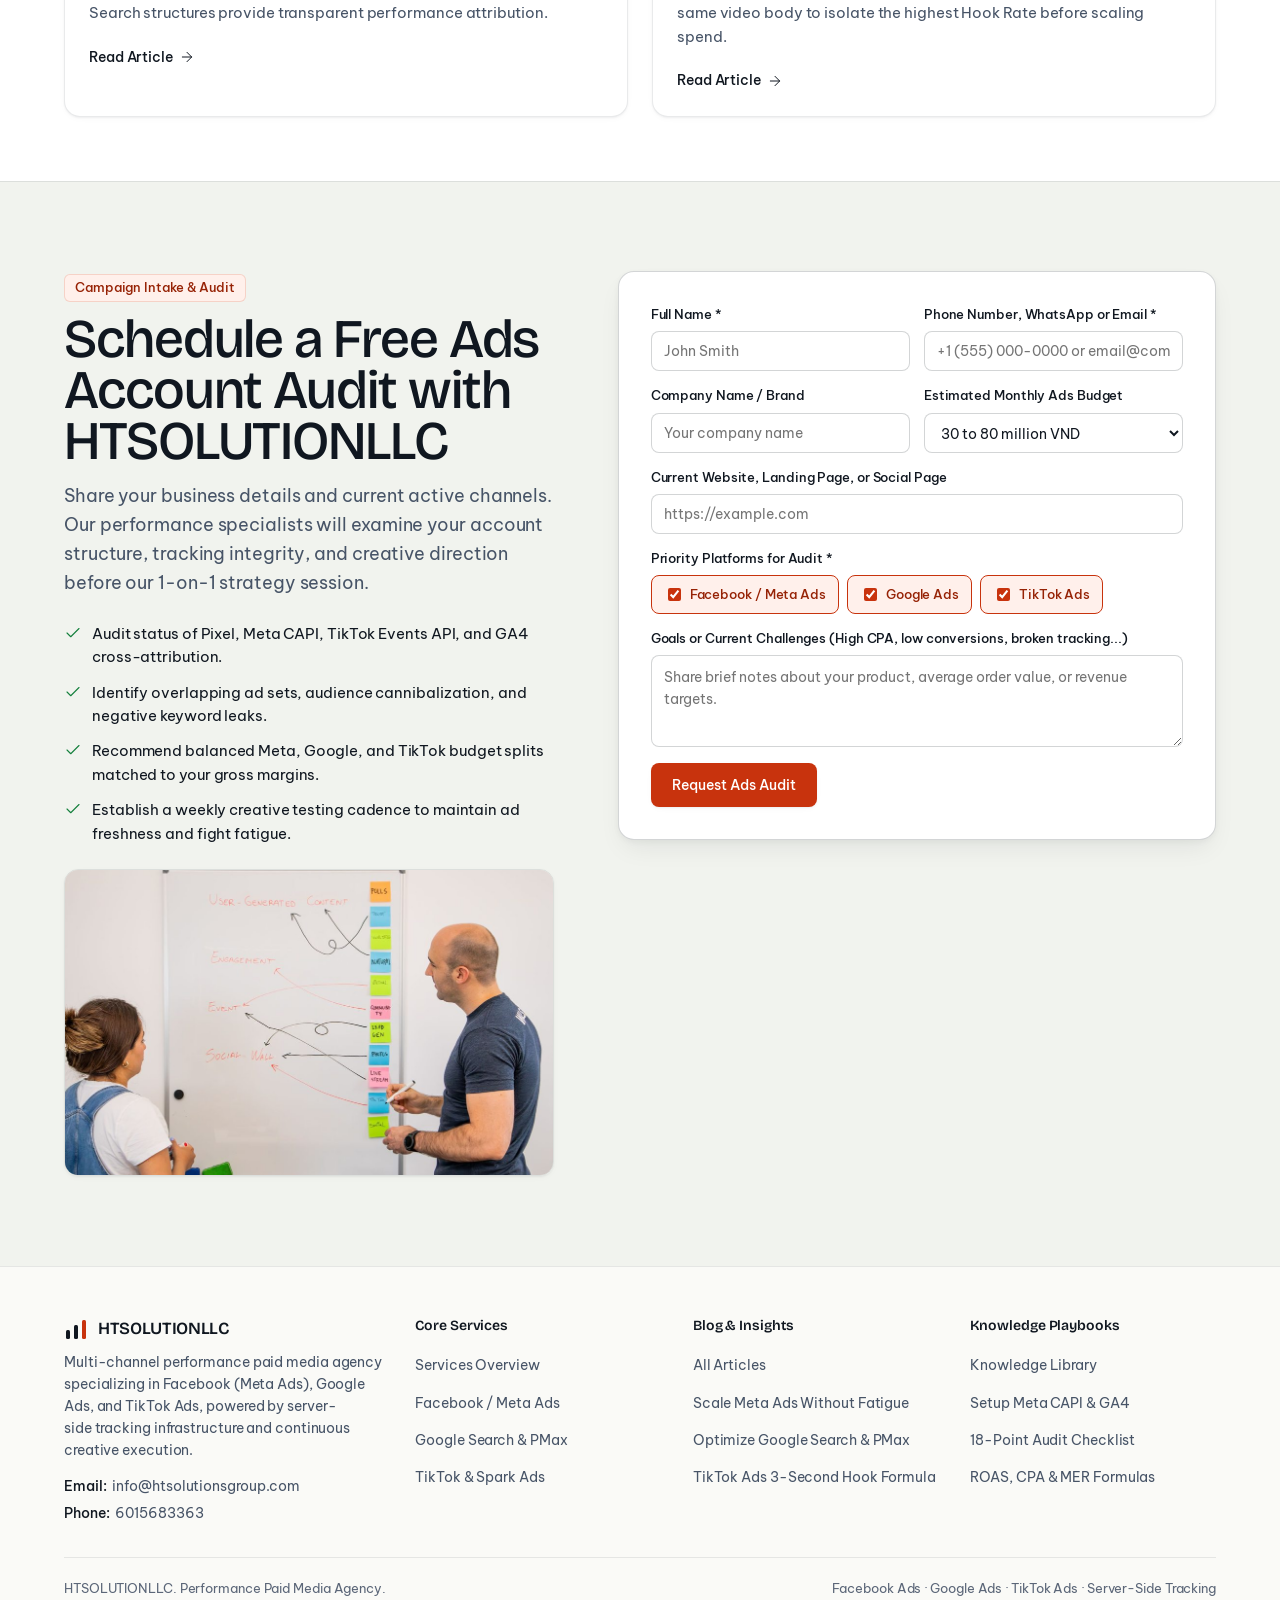
<file: blog/index.html>
<!doctype html>
<html lang="en" data-root="..">
<head>
  <meta charset="utf-8">
  <meta name="viewport" content="width=device-width, initial-scale=1, viewport-fit=cover">
  <title>Strategic Facebook, Google &amp; TikTok Ads Blog | HTSOLUTIONLLC</title>
  <meta name="description" content="Tactical insights from the HTSOLUTIONLLC media buying team on scaling Meta Ads, optimizing Google Search/PMax, and building high-converting TikTok Ads.">
  <link rel="icon" href="data:image/svg+xml,<svg xmlns='http://www.w3.org/2000/svg' viewBox='0 0 32 32'><rect width='32' height='32' rx='7' fill='%23FAFAF7'/><rect x='6' y='17' width='4' height='9' rx='1.5' fill='%23101720'/><rect x='14' y='11' width='4' height='15' rx='1.5' fill='%23101720'/><rect x='22' y='6' width='4' height='20' rx='1.5' fill='%23C8330D'/></svg>">
  <link rel="preconnect" href="https://fonts.googleapis.com">
  <link rel="preconnect" href="https://fonts.gstatic.com" crossorigin>
  <link href="https://fonts.googleapis.com/css2?family=Be+Vietnam+Pro:wght@400;500;600&family=Bricolage+Grotesque:wght@500;600&family=JetBrains+Mono:wght@400;500&display=swap" rel="stylesheet">
  <link rel="stylesheet" href="../assets/css/scrollcraft.css">
  <link rel="stylesheet" href="../assets/css/site.css">
</head>
<body>

<span data-sc-progress aria-hidden="true"></span>
<div class="sc-grain" aria-hidden="true"></div>

<header class="ht-nav">
  <div class="ht-nav__inner">
    <a class="ht-brand" href="../index.html">
      <svg class="ht-brand__mark" viewBox="0 0 24 24" fill="none" aria-hidden="true">
        <rect x="2" y="13" width="4" height="9" rx="1.5" fill="#101720"/>
        <rect x="10" y="8" width="4" height="14" rx="1.5" fill="#101720"/>
        <rect x="18" y="3" width="4" height="19" rx="1.5" fill="#C8330D"/>
      </svg>
      <span>HTSOLUTIONLLC</span>
    </a>

    <nav aria-label="Main navigation">
      <ul class="ht-nav__links">
        <li><a class="ht-nav__link" href="../index.html">Home</a></li>
        <li><a class="ht-nav__link" href="../dich-vu/index.html">Services</a></li>
        <li><a class="ht-nav__link" href="../blog/index.html" aria-current="page">Blog</a></li>
        <li><a class="ht-nav__link" href="../knowledge/index.html">Knowledge</a></li>
      </ul>
    </nav>

    <div class="ht-nav__actions">
      <a class="ht-btn ht-btn--primary ht-btn--sm" href="#lead-form">Get Ads Audit</a>
      <button type="button" class="ht-nav__toggle" aria-label="Open navigation menu" aria-expanded="false" aria-controls="ht-mobile-drawer">
        <svg width="18" height="18" viewBox="0 0 24 24" fill="none" stroke="currentColor" stroke-width="1.5" stroke-linecap="round" stroke-linejoin="round" aria-hidden="true"><path d="M4 7h16"/><path d="M4 12h16"/><path d="M4 17h16"/></svg>
      </button>
    </div>
  </div>
</header>

<div id="ht-mobile-drawer" class="ht-mobile-drawer" aria-label="Mobile navigation">
  <ul class="ht-mobile-drawer__list">
    <li><a href="../index.html">Home</a></li>
    <li><a href="../dich-vu/index.html">Services</a></li>
    <li><a href="../blog/index.html" aria-current="page">Blog</a></li>
    <li><a href="../knowledge/index.html">Knowledge</a></li>
  </ul>
  <a class="ht-btn ht-btn--primary" style="width:100%" href="#lead-form">Get Ads Audit</a>
</div>
<main id="top">

  <section class="ht-sub-hero">
    <div class="sc-wrap">
      <nav class="ht-breadcrumbs" aria-label="Breadcrumb">
        <a href="../index.html">Home</a>
        <span>/</span>
        <span>Blog</span>
      </nav>
      <div class="ht-sub-hero__grid">
        <div>
          <span class="ht-kicker">HTSOLUTIONLLC Tactical Blog</span>
          <h1>Multi-Channel Media Buying Insights From Experienced Practitioners</h1>
          <p class="sc-body">
            In-depth breakdowns on campaign architecture, transparent data attribution, and diagnosing performance drops across Facebook Ads, Google Ads, and TikTok Ads.
          </p>
        </div>
        <div class="ht-figure__frame">
          <img src="../assets/images/ecommerce-growth.jpg" width="1000" height="667" alt="Over-the-shoulder view of a specialist analyzing an Ecommerce PPC Dashboard report on a laptop beside a miniature shopping cart">
        </div>
      </div>
    </div>
  </section>

  <section class="ht-article-wrap">
    <div class="sc-wrap">
      <div class="ht-hub-grid" data-sc-in>
        <a class="ht-hub-card ht-hub-card--wide" href="../blog/scale-meta-ads-chong-bao-hoa-creative/index.html">
          <div class="ht-hub-card__media"><img src="../assets/images/blog-meta-scale.jpg" width="1000" height="668" alt="Top-down view of a digital marketing team collaborating on laptops, tablets, and smartphones" loading="lazy"></div>
          <div class="ht-hub-card__body">
            <span class="ht-meta">Facebook / Meta Ads · 6 min read</span>
            <h2>Maintaining Stable CPA When Scaling Meta Ads via a 3-Layer Creative Testing Engine</h2>
            <p>Analyzing why CPAs spike when increasing spend and how isolating creative test groups nurtures sustainable winning campaigns.</p>
            <span class="ht-rail__go">Read Article <svg width="16" height="16" viewBox="0 0 24 24" fill="none" stroke="currentColor" stroke-width="1.5" stroke-linecap="round" stroke-linejoin="round" aria-hidden="true"><path d="M5 12h14"/><path d="m12 5 7 7-7 7"/></svg></span>
          </div>
        </a>

        <a class="ht-hub-card" href="../blog/toi-uu-google-search-pmax-cho-doanh-nghiep/index.html">
          <div class="ht-hub-card__media"><img src="../assets/images/blog-google-pmax.jpg" width="1000" height="632" alt="White desk setup with MacBook Pro and smartphone displaying synchronized performance charts" loading="lazy"></div>
          <div class="ht-hub-card__body">
            <span class="ht-meta">Google Ads · 7 min read</span>
            <h3>Decouple High-Intent Google Search from Performance Max to Eliminate Ad Waste</h3>
            <p>Why PMax readily cannibalizes brand queries and how dedicated Search structures provide transparent performance attribution.</p>
            <span class="ht-rail__go">Read Article <svg width="16" height="16" viewBox="0 0 24 24" fill="none" stroke="currentColor" stroke-width="1.5" stroke-linecap="round" stroke-linejoin="round" aria-hidden="true"><path d="M5 12h14"/><path d="m12 5 7 7-7 7"/></svg></span>
          </div>
        </a>

        <a class="ht-hub-card" href="../blog/tiktok-ads-3-giay-hook-va-spark-ads/index.html">
          <div class="ht-hub-card__media"><img src="../assets/images/blog-tiktok-hook.jpg" width="1000" height="563" alt="Over-the-shoulder shot of a creator filming with a smartphone mounted on a handheld gimbal" loading="lazy"></div>
          <div class="ht-hub-card__body">
            <span class="ht-meta">TikTok Ads · 5 min read</span>
            <h3>3-Second Hook Framework &amp; Spark Ads to Make Commercials Feel Like Organic Content</h3>
            <p>A step-by-step guide to shooting 3 different opening hooks for the same video body to isolate the highest Hook Rate before scaling spend.</p>
            <span class="ht-rail__go">Read Article <svg width="16" height="16" viewBox="0 0 24 24" fill="none" stroke="currentColor" stroke-width="1.5" stroke-linecap="round" stroke-linejoin="round" aria-hidden="true"><path d="M5 12h14"/><path d="m12 5 7 7-7 7"/></svg></span>
          </div>
        </a>
      </div>
    </div>
  </section>

<section id="lead-form" class="ht-lead-section">
  <div class="sc-wrap ht-lead-grid">
    <div data-sc-in>
      <span class="ht-kicker">Campaign Intake &amp; Audit</span>
      <h2 class="sc-display sc-display--md" style="margin-top:12px;">Schedule a Free Ads Account Audit with HTSOLUTIONLLC</h2>
      <p class="sc-body" style="margin-top:14px;">
        Share your business details and current active channels. Our performance specialists will examine your account structure, tracking integrity, and creative direction before our 1-on-1 strategy session.
      </p>

      <ul class="ht-lead-checklist">
        <li><svg width="18" height="18" viewBox="0 0 24 24" fill="none" stroke="currentColor" stroke-width="1.5" stroke-linecap="round" stroke-linejoin="round" aria-hidden="true"><path d="M20 6 9 17l-5-5"/></svg><span>Audit status of Pixel, Meta CAPI, TikTok Events API, and GA4 cross-attribution.</span></li>
        <li><svg width="18" height="18" viewBox="0 0 24 24" fill="none" stroke="currentColor" stroke-width="1.5" stroke-linecap="round" stroke-linejoin="round" aria-hidden="true"><path d="M20 6 9 17l-5-5"/></svg><span>Identify overlapping ad sets, audience cannibalization, and negative keyword leaks.</span></li>
        <li><svg width="18" height="18" viewBox="0 0 24 24" fill="none" stroke="currentColor" stroke-width="1.5" stroke-linecap="round" stroke-linejoin="round" aria-hidden="true"><path d="M20 6 9 17l-5-5"/></svg><span>Recommend balanced Meta, Google, and TikTok budget splits matched to your gross margins.</span></li>
        <li><svg width="18" height="18" viewBox="0 0 24 24" fill="none" stroke="currentColor" stroke-width="1.5" stroke-linecap="round" stroke-linejoin="round" aria-hidden="true"><path d="M20 6 9 17l-5-5"/></svg><span>Establish a weekly creative testing cadence to maintain ad freshness and fight fatigue.</span></li>
      </ul>

      <figure class="ht-lead-photo" style="margin:0;">
        <img src="../assets/images/strategy-whiteboard.jpg" width="1000" height="667" alt="Two strategists organizing content funnels and social media workflows using sticky notes on a whiteboard" loading="lazy">
      </figure>
    </div>

    <div class="ht-form-card" data-sc-in>
      <form id="ht-lead-form-el" action="#lead-form" method="POST" novalidate>
        <div class="ht-form-grid">
          <div class="ht-field">
            <label for="lead-name">Full Name *</label>
            <input class="ht-input" id="lead-name" name="name" type="text" autocomplete="name" required placeholder="John Smith">
          </div>
          <div class="ht-field">
            <label for="lead-contact">Phone Number, WhatsApp or Email *</label>
            <input class="ht-input" id="lead-contact" name="contact" type="text" required placeholder="+1 (555) 000-0000 or email@company.com">
          </div>
          <div class="ht-field">
            <label for="lead-company">Company Name / Brand</label>
            <input class="ht-input" id="lead-company" name="company" type="text" autocomplete="organization" placeholder="Your company name">
          </div>
          <div class="ht-field">
            <label for="lead-budget">Estimated Monthly Ads Budget</label>
            <select class="ht-select" id="lead-budget" name="budget">
              <option value="5-15">Under 15 million VND</option>
              <option value="15-30">15 to 30 million VND</option>
              <option value="30-80" selected>30 to 80 million VND</option>
              <option value="80-200">80 to 200 million VND</option>
              <option value="200+">Over 200 million VND</option>
            </select>
          </div>
          <div class="ht-field ht-form-full">
            <label for="lead-url">Current Website, Landing Page, or Social Page</label>
            <input class="ht-input" id="lead-url" name="url" type="url" placeholder="https://example.com">
          </div>
          <div class="ht-field ht-form-full">
            <label>Priority Platforms for Audit *</label>
            <div class="ht-check-group">
              <label class="ht-chip-check"><input type="checkbox" name="channels" value="meta" checked> Facebook / Meta Ads</label>
              <label class="ht-chip-check"><input type="checkbox" name="channels" value="google" checked> Google Ads</label>
              <label class="ht-chip-check"><input type="checkbox" name="channels" value="tiktok" checked> TikTok Ads</label>
            </div>
          </div>
          <div class="ht-field ht-form-full">
            <label for="lead-notes">Goals or Current Challenges (High CPA, low conversions, broken tracking...)</label>
            <textarea class="ht-textarea" id="lead-notes" name="notes" placeholder="Share brief notes about your product, average order value, or revenue targets."></textarea>
          </div>
        </div>

        <div class="ht-form-actions">
          <button type="submit" class="ht-btn ht-btn--primary">Request Ads Audit</button>
        </div>

        <div id="ht-lead-status" class="ht-form-status" role="status" aria-live="polite"></div>
      </form>
    </div>
  </div>
</section>
</main>

<footer class="ht-footer">
  <div class="sc-wrap">
    <div class="ht-footer__grid">
      <div>
        <div class="ht-brand" style="margin-bottom:10px;">
          <svg class="ht-brand__mark" viewBox="0 0 24 24" fill="none" aria-hidden="true">
            <rect x="2" y="13" width="4" height="9" rx="1.5" fill="#101720"/>
            <rect x="10" y="8" width="4" height="14" rx="1.5" fill="#101720"/>
            <rect x="18" y="3" width="4" height="19" rx="1.5" fill="#C8330D"/>
          </svg>
          <span>HTSOLUTIONLLC</span>
        </div>
        <p class="sc-body" style="font-size:13.5px;">
          Multi-channel performance paid media agency specializing in Facebook (Meta Ads), Google Ads, and TikTok Ads, powered by server-side tracking infrastructure and continuous creative execution.
        </p>
        <ul class="ht-footer__contact">
          <li><span>Email:</span> <a href="mailto:info@htsolutionsgroup.com">info@htsolutionsgroup.com</a></li>
          <li><span>Phone:</span> <a href="tel:6015683363">6015683363</a></li>
        </ul>
      </div>

      <div>
        <h4>Core Services</h4>
        <ul>
          <li><a href="../dich-vu/index.html">Services Overview</a></li>
          <li><a href="../dich-vu/facebook-ads/index.html">Facebook / Meta Ads</a></li>
          <li><a href="../dich-vu/google-ads/index.html">Google Search &amp; PMax</a></li>
          <li><a href="../dich-vu/tiktok-ads/index.html">TikTok &amp; Spark Ads</a></li>
        </ul>
      </div>

      <div>
        <h4>Blog &amp; Insights</h4>
        <ul>
          <li><a href="../blog/index.html">All Articles</a></li>
          <li><a href="../blog/scale-meta-ads-chong-bao-hoa-creative/index.html">Scale Meta Ads Without Fatigue</a></li>
          <li><a href="../blog/toi-uu-google-search-pmax-cho-doanh-nghiep/index.html">Optimize Google Search &amp; PMax</a></li>
          <li><a href="../blog/tiktok-ads-3-giay-hook-va-spark-ads/index.html">TikTok Ads 3-Second Hook Formula</a></li>
        </ul>
      </div>

      <div>
        <h4>Knowledge Playbooks</h4>
        <ul>
          <li><a href="../knowledge/index.html">Knowledge Library</a></li>
          <li><a href="../knowledge/huong-dan-meta-capi-va-ga4-server-side/index.html">Setup Meta CAPI &amp; GA4</a></li>
          <li><a href="../knowledge/checklist-audit-tai-khoan-quang-cao-3-kenh/index.html">18-Point Audit Checklist</a></li>
          <li><a href="../knowledge/cong-thuc-tinh-roas-cpa-mer-truoc-khi-scale/index.html">ROAS, CPA &amp; MER Formulas</a></li>
        </ul>
      </div>
    </div>

    <div class="ht-footer__bottom">
      <span>HTSOLUTIONLLC. Performance Paid Media Agency.</span>
      <span>Facebook Ads · Google Ads · TikTok Ads · Server-Side Tracking</span>
    </div>
  </div>
</footer>

<script src="../assets/js/scrollcraft.js"></script>
<script src="../assets/js/site.js"></script>
<script>ScrollCraft.mount(document.body);</script>
</body>
</html>
</file>
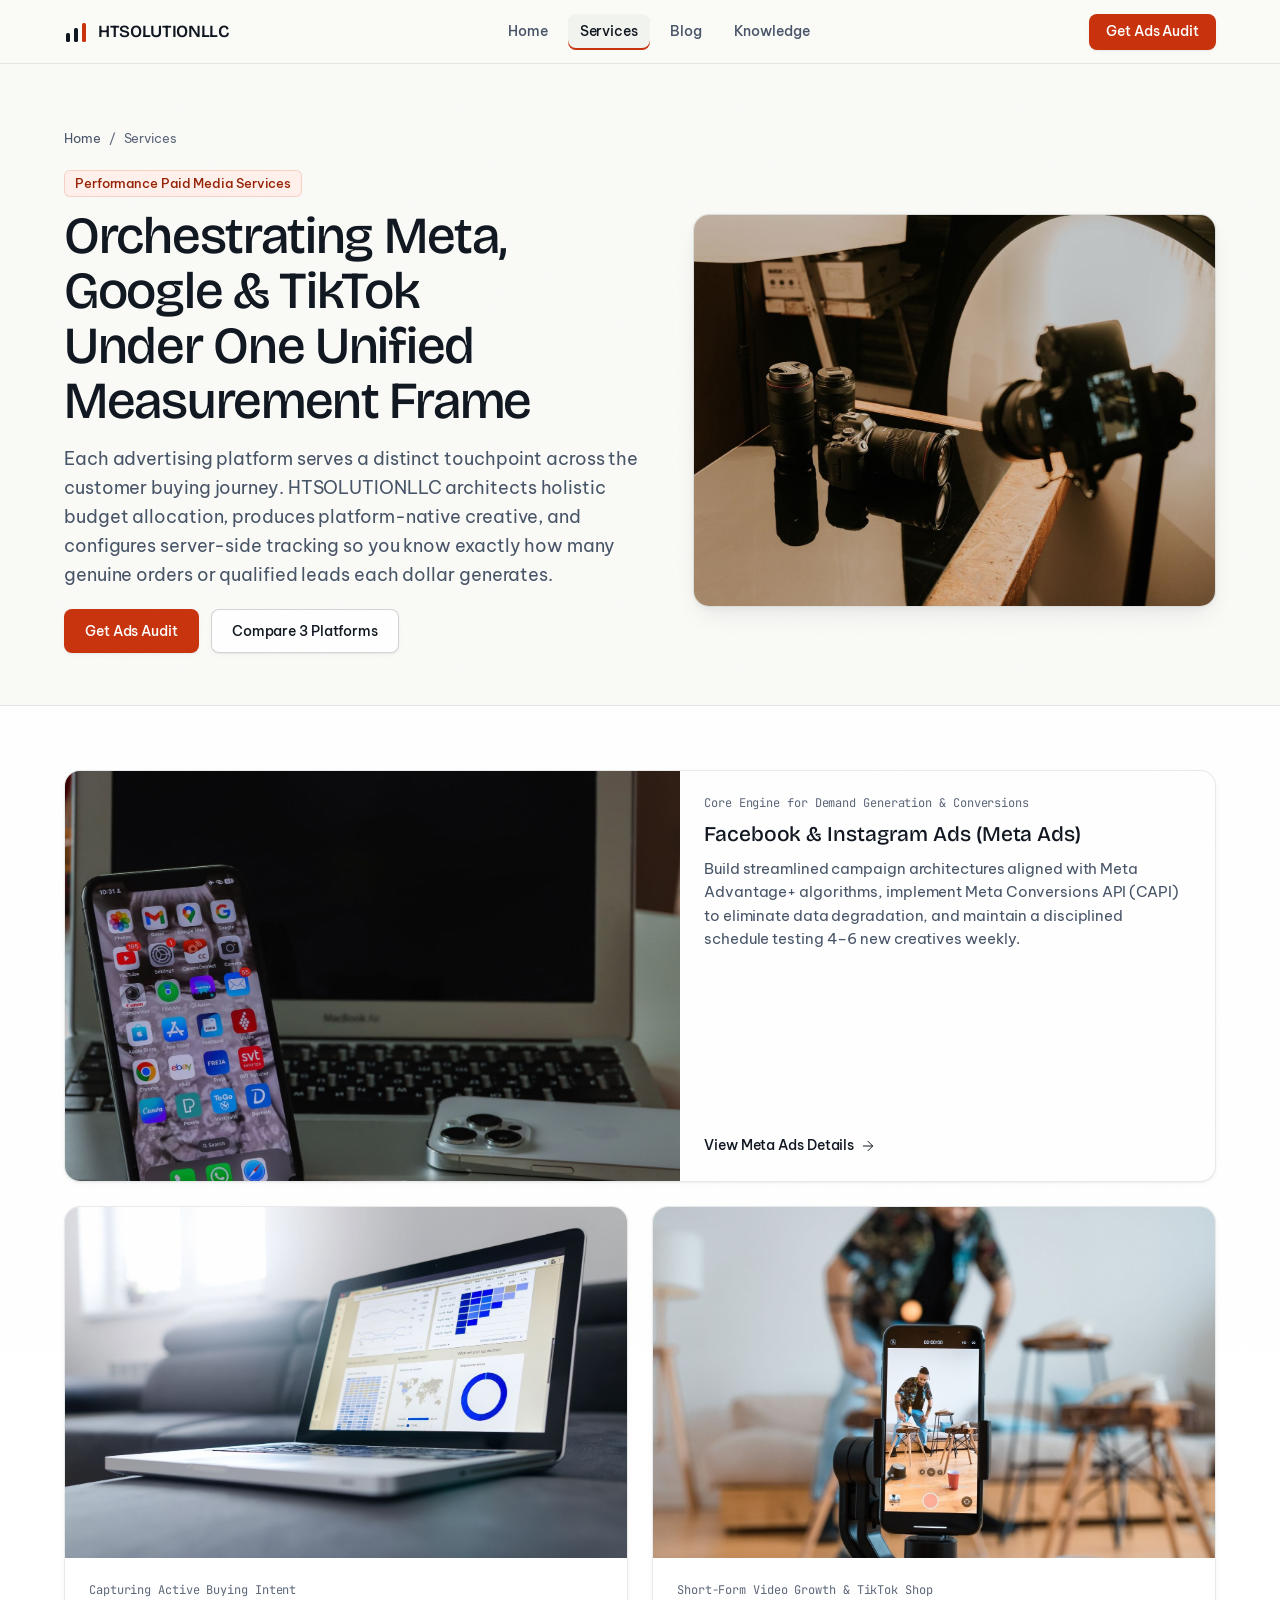
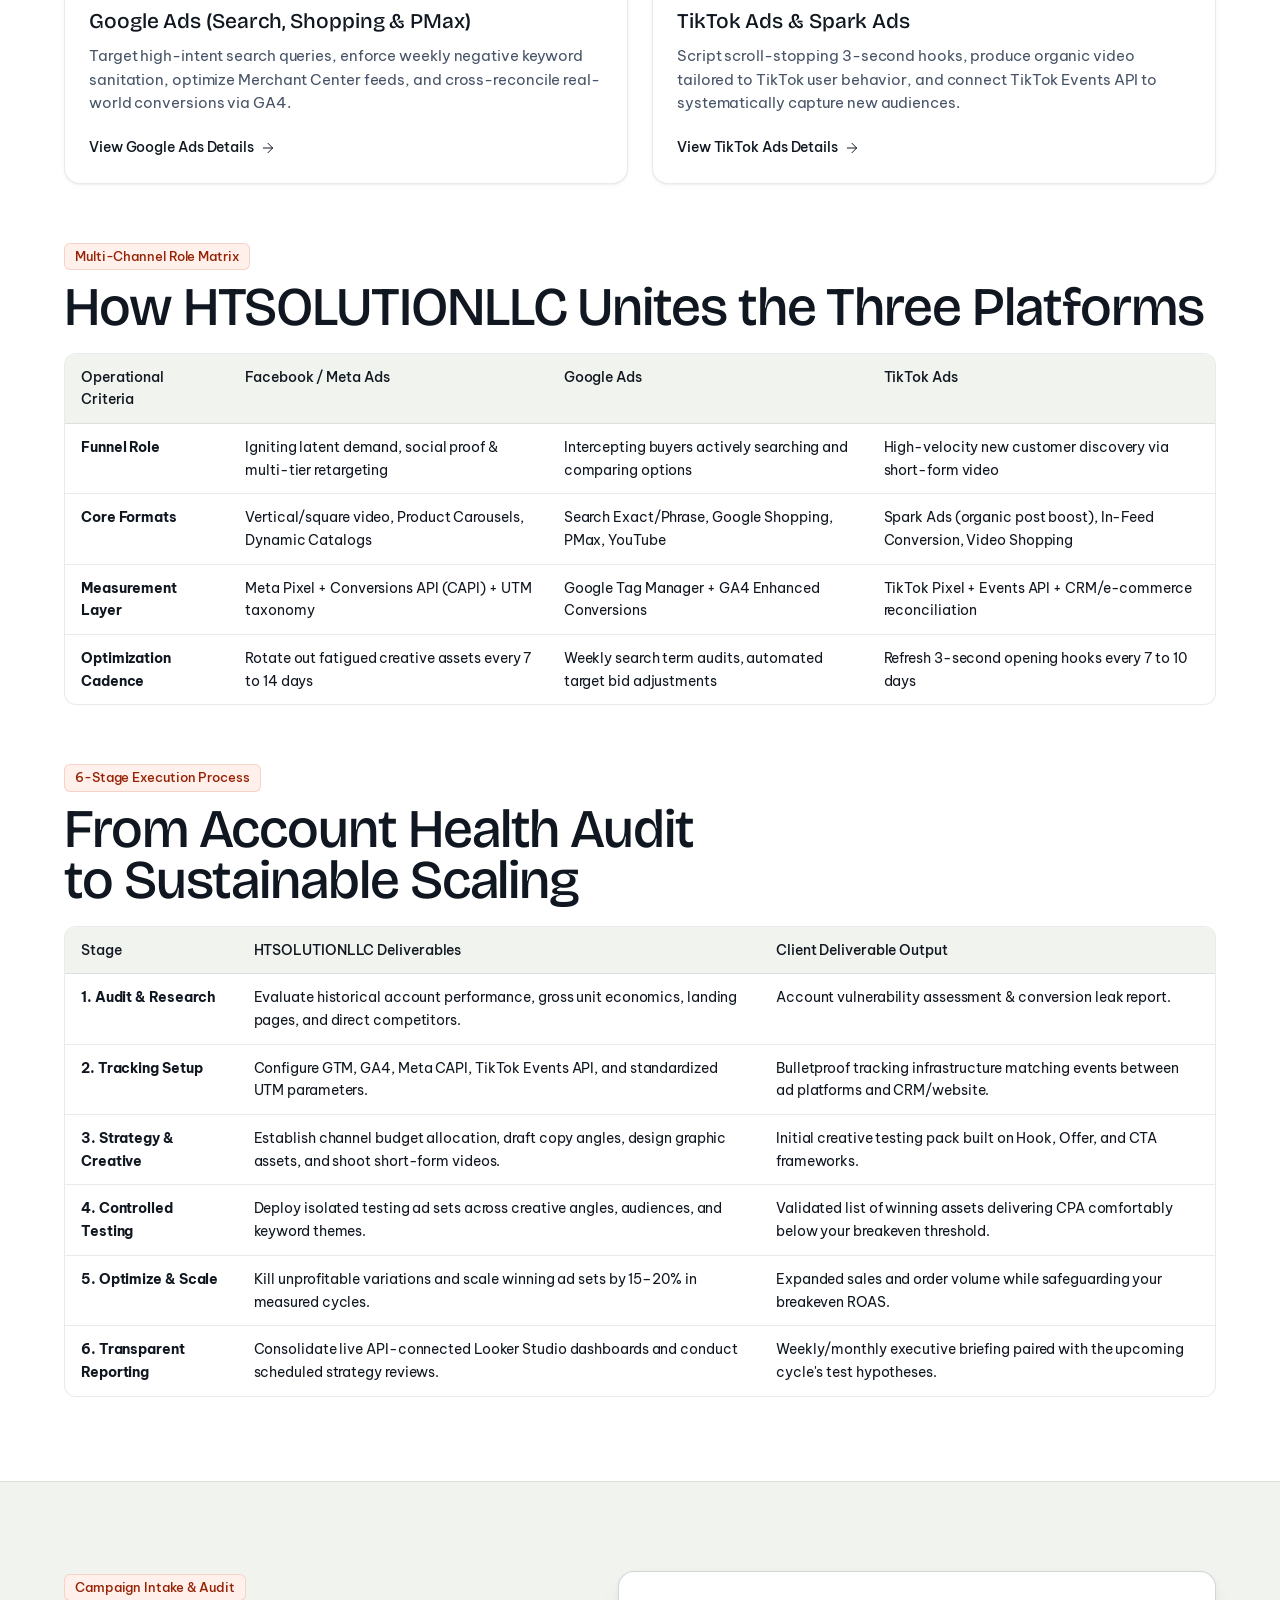
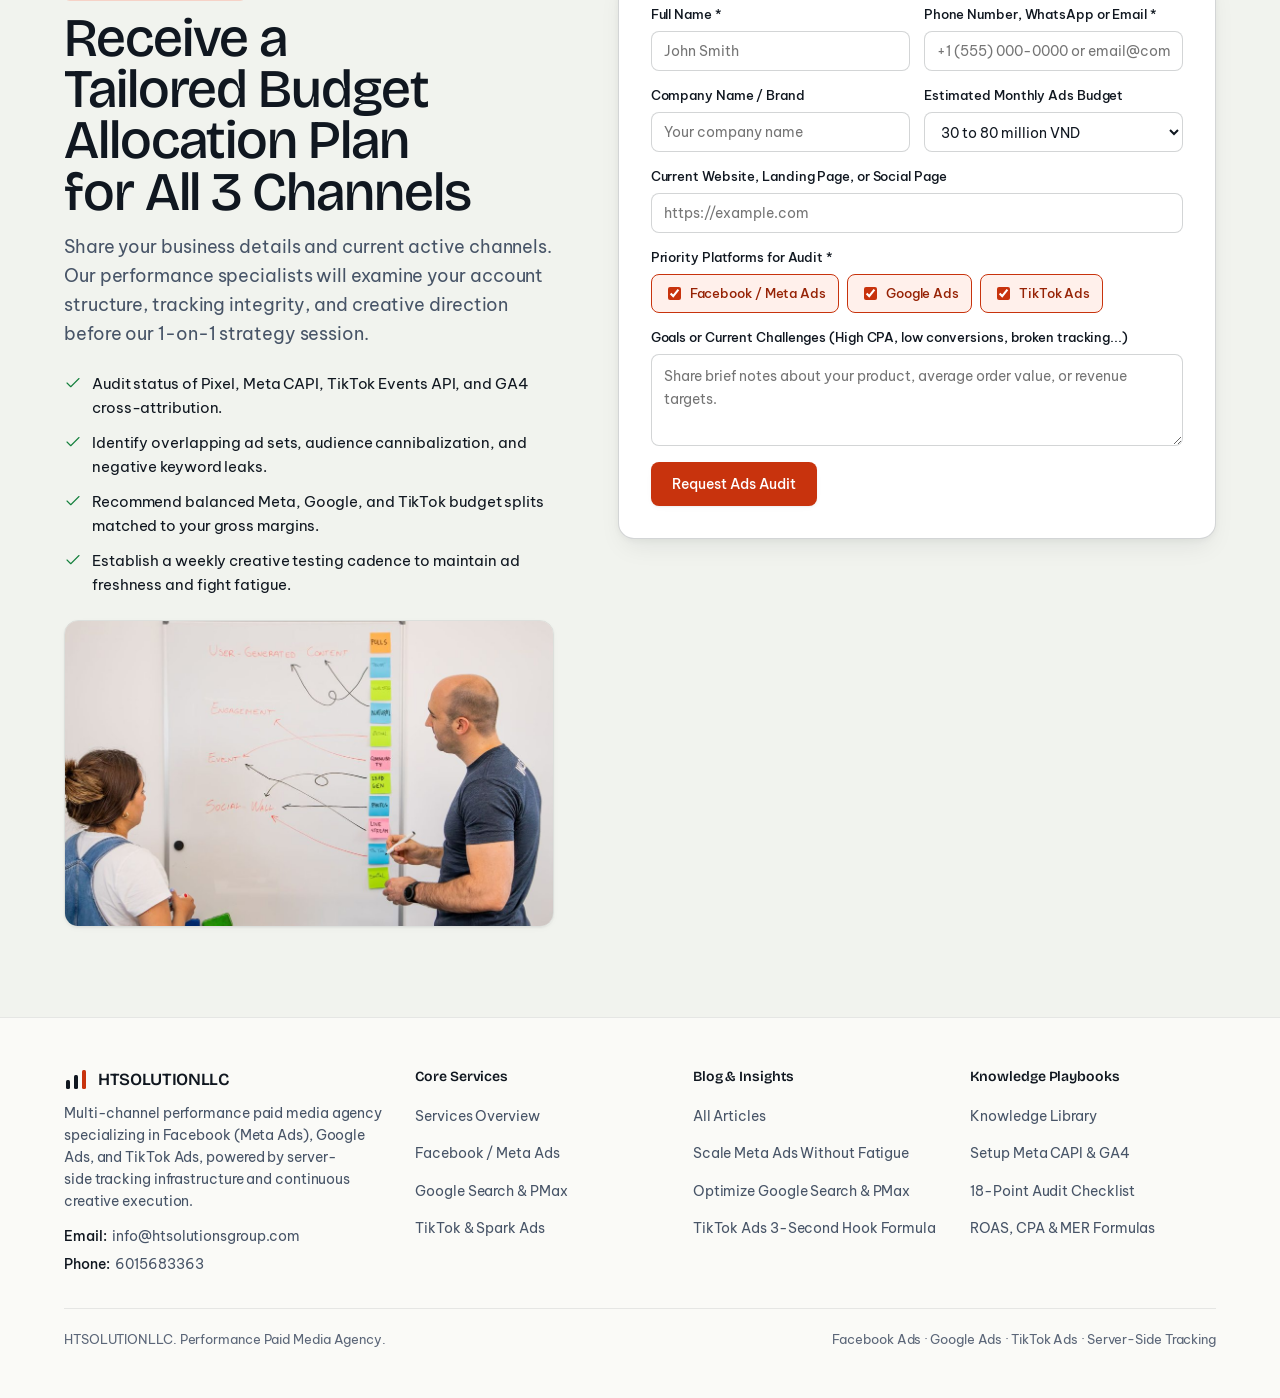
<file: dich-vu/index.html>
<!doctype html>
<html lang="en" data-root="..">
<head>
  <meta charset="utf-8">
  <meta name="viewport" content="width=device-width, initial-scale=1, viewport-fit=cover">
  <title>Facebook, Google & TikTok Paid Media Services | HTSOLUTIONLLC</title>
  <meta name="description" content="Multi-channel advertising services across Facebook Ads, Google Ads, and TikTok Ads, backed by server-side tracking integrity and weekly creative optimization by HTSOLUTIONLLC.">
  <link rel="icon" href="data:image/svg+xml,<svg xmlns='http://www.w3.org/2000/svg' viewBox='0 0 32 32'><rect width='32' height='32' rx='7' fill='%23FAFAF7'/><rect x='6' y='17' width='4' height='9' rx='1.5' fill='%23101720'/><rect x='14' y='11' width='4' height='15' rx='1.5' fill='%23101720'/><rect x='22' y='6' width='4' height='20' rx='1.5' fill='%23C8330D'/></svg>">
  <link rel="preconnect" href="https://fonts.googleapis.com">
  <link rel="preconnect" href="https://fonts.gstatic.com" crossorigin>
  <link href="https://fonts.googleapis.com/css2?family=Be+Vietnam+Pro:wght@400;500;600&family=Bricolage+Grotesque:wght@500;600&family=JetBrains+Mono:wght@400;500&display=swap" rel="stylesheet">
  <link rel="stylesheet" href="../assets/css/scrollcraft.css">
  <link rel="stylesheet" href="../assets/css/site.css">
</head>
<body>

<span data-sc-progress aria-hidden="true"></span>
<div class="sc-grain" aria-hidden="true"></div>

<header class="ht-nav">
  <div class="ht-nav__inner">
    <a class="ht-brand" href="../index.html">
      <svg class="ht-brand__mark" viewBox="0 0 24 24" fill="none" aria-hidden="true">
        <rect x="2" y="13" width="4" height="9" rx="1.5" fill="#101720"/>
        <rect x="10" y="8" width="4" height="14" rx="1.5" fill="#101720"/>
        <rect x="18" y="3" width="4" height="19" rx="1.5" fill="#C8330D"/>
      </svg>
      <span>HTSOLUTIONLLC</span>
    </a>

    <nav aria-label="Main navigation">
      <ul class="ht-nav__links">
        <li><a class="ht-nav__link" href="../index.html">Home</a></li>
        <li><a class="ht-nav__link" href="../dich-vu/index.html" aria-current="page">Services</a></li>
        <li><a class="ht-nav__link" href="../blog/index.html">Blog</a></li>
        <li><a class="ht-nav__link" href="../knowledge/index.html">Knowledge</a></li>
      </ul>
    </nav>

    <div class="ht-nav__actions">
      <a class="ht-btn ht-btn--primary ht-btn--sm" href="#lead-form">Get Ads Audit</a>
      <button type="button" class="ht-nav__toggle" aria-label="Open navigation menu" aria-expanded="false" aria-controls="ht-mobile-drawer">
        <svg width="18" height="18" viewBox="0 0 24 24" fill="none" stroke="currentColor" stroke-width="1.5" stroke-linecap="round" stroke-linejoin="round" aria-hidden="true"><path d="M4 7h16"/><path d="M4 12h16"/><path d="M4 17h16"/></svg>
      </button>
    </div>
  </div>
</header>

<div id="ht-mobile-drawer" class="ht-mobile-drawer" aria-label="Mobile navigation">
  <ul class="ht-mobile-drawer__list">
    <li><a href="../index.html">Home</a></li>
    <li><a href="../dich-vu/index.html" aria-current="page">Services</a></li>
    <li><a href="../blog/index.html">Blog</a></li>
    <li><a href="../knowledge/index.html">Knowledge</a></li>
  </ul>
  <a class="ht-btn ht-btn--primary" style="width:100%" href="#lead-form">Get Ads Audit</a>
</div>
<main id="top">

  <section class="ht-sub-hero">
    <div class="sc-wrap">
      <nav class="ht-breadcrumbs" aria-label="Breadcrumb">
        <a href="../index.html">Home</a>
        <span>/</span>
        <span>Services</span>
      </nav>
      <div class="ht-sub-hero__grid">
        <div>
          <span class="ht-kicker">Performance Paid Media Services</span>
          <h1>Orchestrating Meta, Google &amp; TikTok Under One Unified Measurement Frame</h1>
          <p class="sc-body">
            Each advertising platform serves a distinct touchpoint across the customer buying journey. HTSOLUTIONLLC architects holistic budget allocation, produces platform-native creative, and configures server-side tracking so you know exactly how many genuine orders or qualified leads each dollar generates.
          </p>
          <div style="margin-top:20px; display:flex; gap:12px; flex-wrap:wrap;">
            <a class="ht-btn ht-btn--primary" href="#lead-form">Get Ads Audit</a>
            <a class="ht-btn ht-btn--secondary" href="#channel-matrix">Compare 3 Platforms</a>
          </div>
        </div>
        <div class="ht-figure__frame">
          <img src="../assets/images/studio-production.jpg" width="1600" height="1067" alt="Content production table in a studio with camera, lenses, filming rig, and circular reflector">
        </div>
      </div>
    </div>
  </section>

  <section class="ht-article-wrap">
    <div class="sc-wrap">
      <div class="ht-hub-grid" data-sc-in>
        <a class="ht-hub-card ht-hub-card--wide" href="../dich-vu/facebook-ads/index.html">
          <div class="ht-hub-card__media"><img src="../assets/images/service-meta.jpg" width="1600" height="1067" alt="Smartphone displaying social media and messaging apps resting on a laptop keyboard" loading="lazy"></div>
          <div class="ht-hub-card__body">
            <span class="ht-meta">Core Engine for Demand Generation &amp; Conversions</span>
            <h2>Facebook &amp; Instagram Ads (Meta Ads)</h2>
            <p>Build streamlined campaign architectures aligned with Meta Advantage+ algorithms, implement Meta Conversions API (CAPI) to eliminate data degradation, and maintain a disciplined schedule testing 4–6 new creatives weekly.</p>
            <span class="ht-rail__go">View Meta Ads Details <svg width="16" height="16" viewBox="0 0 24 24" fill="none" stroke="currentColor" stroke-width="1.5" stroke-linecap="round" stroke-linejoin="round" aria-hidden="true"><path d="M5 12h14"/><path d="m12 5 7 7-7 7"/></svg></span>
          </div>
        </a>

        <a class="ht-hub-card" href="../dich-vu/google-ads/index.html">
          <div class="ht-hub-card__media"><img src="../assets/images/service-google.jpg" width="1600" height="1060" alt="Laptop displaying line charts, geographic heatmaps, and pie charts on Google Analytics" loading="lazy"></div>
          <div class="ht-hub-card__body">
            <span class="ht-meta">Capturing Active Buying Intent</span>
            <h3>Google Ads (Search, Shopping &amp; PMax)</h3>
            <p>Target high-intent search queries, enforce weekly negative keyword sanitation, optimize Merchant Center feeds, and cross-reconcile real-world conversions via GA4.</p>
            <span class="ht-rail__go">View Google Ads Details <svg width="16" height="16" viewBox="0 0 24 24" fill="none" stroke="currentColor" stroke-width="1.5" stroke-linecap="round" stroke-linejoin="round" aria-hidden="true"><path d="M5 12h14"/><path d="m12 5 7 7-7 7"/></svg></span>
          </div>
        </a>

        <a class="ht-hub-card" href="../dich-vu/tiktok-ads/index.html">
          <div class="ht-hub-card__media"><img src="../assets/images/service-tiktok.jpg" width="1600" height="1067" alt="Smartphone mounted on a tripod recording a content creator in a bright daylight studio" loading="lazy"></div>
          <div class="ht-hub-card__body">
            <span class="ht-meta">Short-Form Video Growth &amp; TikTok Shop</span>
            <h3>TikTok Ads &amp; Spark Ads</h3>
            <p>Script scroll-stopping 3-second hooks, produce organic video tailored to TikTok user behavior, and connect TikTok Events API to systematically capture new audiences.</p>
            <span class="ht-rail__go">View TikTok Ads Details <svg width="16" height="16" viewBox="0 0 24 24" fill="none" stroke="currentColor" stroke-width="1.5" stroke-linecap="round" stroke-linejoin="round" aria-hidden="true"><path d="M5 12h14"/><path d="m12 5 7 7-7 7"/></svg></span>
          </div>
        </a>
      </div>

      <div id="channel-matrix" style="margin-top:56px;" data-sc-in>
        <span class="ht-kicker">Multi-Channel Role Matrix</span>
        <h2 class="sc-display sc-display--md" style="margin-top:12px;">How HTSOLUTIONLLC Unites the Three Platforms</h2>
        <div class="ht-table-wrap">
          <table class="ht-table">
            <thead>
              <tr>
                <th>Operational Criteria</th>
                <th>Facebook / Meta Ads</th>
                <th>Google Ads</th>
                <th>TikTok Ads</th>
              </tr>
            </thead>
            <tbody>
              <tr>
                <td><strong>Funnel Role</strong></td>
                <td>Igniting latent demand, social proof &amp; multi-tier retargeting</td>
                <td>Intercepting buyers actively searching and comparing options</td>
                <td>High-velocity new customer discovery via short-form video</td>
              </tr>
              <tr>
                <td><strong>Core Formats</strong></td>
                <td>Vertical/square video, Product Carousels, Dynamic Catalogs</td>
                <td>Search Exact/Phrase, Google Shopping, PMax, YouTube</td>
                <td>Spark Ads (organic post boost), In-Feed Conversion, Video Shopping</td>
              </tr>
              <tr>
                <td><strong>Measurement Layer</strong></td>
                <td>Meta Pixel + Conversions API (CAPI) + UTM taxonomy</td>
                <td>Google Tag Manager + GA4 Enhanced Conversions</td>
                <td>TikTok Pixel + Events API + CRM/e-commerce reconciliation</td>
              </tr>
              <tr>
                <td><strong>Optimization Cadence</strong></td>
                <td>Rotate out fatigued creative assets every 7 to 14 days</td>
                <td>Weekly search term audits, automated target bid adjustments</td>
                <td>Refresh 3-second opening hooks every 7 to 10 days</td>
              </tr>
            </tbody>
          </table>
        </div>
      </div>

      <div style="margin-top:56px;" data-sc-in>
        <span class="ht-kicker">6-Stage Execution Process</span>
        <h2 class="sc-display sc-display--md" style="margin-top:12px;">From Account Health Audit to Sustainable Scaling</h2>
        <div class="ht-table-wrap">
          <table class="ht-table">
            <thead>
              <tr>
                <th>Stage</th>
                <th>HTSOLUTIONLLC Deliverables</th>
                <th>Client Deliverable Output</th>
              </tr>
            </thead>
            <tbody>
              <tr>
                <td><strong>1. Audit &amp; Research</strong></td>
                <td>Evaluate historical account performance, gross unit economics, landing pages, and direct competitors.</td>
                <td>Account vulnerability assessment &amp; conversion leak report.</td>
              </tr>
              <tr>
                <td><strong>2. Tracking Setup</strong></td>
                <td>Configure GTM, GA4, Meta CAPI, TikTok Events API, and standardized UTM parameters.</td>
                <td>Bulletproof tracking infrastructure matching events between ad platforms and CRM/website.</td>
              </tr>
              <tr>
                <td><strong>3. Strategy &amp; Creative</strong></td>
                <td>Establish channel budget allocation, draft copy angles, design graphic assets, and shoot short-form videos.</td>
                <td>Initial creative testing pack built on Hook, Offer, and CTA frameworks.</td>
              </tr>
              <tr>
                <td><strong>4. Controlled Testing</strong></td>
                <td>Deploy isolated testing ad sets across creative angles, audiences, and keyword themes.</td>
                <td>Validated list of winning assets delivering CPA comfortably below your breakeven threshold.</td>
              </tr>
              <tr>
                <td><strong>5. Optimize &amp; Scale</strong></td>
                <td>Kill unprofitable variations and scale winning ad sets by 15–20% in measured cycles.</td>
                <td>Expanded sales and order volume while safeguarding your breakeven ROAS.</td>
              </tr>
              <tr>
                <td><strong>6. Transparent Reporting</strong></td>
                <td>Consolidate live API-connected Looker Studio dashboards and conduct scheduled strategy reviews.</td>
                <td>Weekly/monthly executive briefing paired with the upcoming cycle's test hypotheses.</td>
              </tr>
            </tbody>
          </table>
        </div>
      </div>
    </div>
  </section>

<section id="lead-form" class="ht-lead-section">
  <div class="sc-wrap ht-lead-grid">
    <div data-sc-in>
      <span class="ht-kicker">Campaign Intake &amp; Audit</span>
      <h2 class="sc-display sc-display--md" style="margin-top:12px;">Receive a Tailored Budget Allocation Plan for All 3 Channels</h2>
      <p class="sc-body" style="margin-top:14px;">
        Share your business details and current active channels. Our performance specialists will examine your account structure, tracking integrity, and creative direction before our 1-on-1 strategy session.
      </p>

      <ul class="ht-lead-checklist">
        <li><svg width="18" height="18" viewBox="0 0 24 24" fill="none" stroke="currentColor" stroke-width="1.5" stroke-linecap="round" stroke-linejoin="round" aria-hidden="true"><path d="M20 6 9 17l-5-5"/></svg><span>Audit status of Pixel, Meta CAPI, TikTok Events API, and GA4 cross-attribution.</span></li>
        <li><svg width="18" height="18" viewBox="0 0 24 24" fill="none" stroke="currentColor" stroke-width="1.5" stroke-linecap="round" stroke-linejoin="round" aria-hidden="true"><path d="M20 6 9 17l-5-5"/></svg><span>Identify overlapping ad sets, audience cannibalization, and negative keyword leaks.</span></li>
        <li><svg width="18" height="18" viewBox="0 0 24 24" fill="none" stroke="currentColor" stroke-width="1.5" stroke-linecap="round" stroke-linejoin="round" aria-hidden="true"><path d="M20 6 9 17l-5-5"/></svg><span>Recommend balanced Meta, Google, and TikTok budget splits matched to your gross margins.</span></li>
        <li><svg width="18" height="18" viewBox="0 0 24 24" fill="none" stroke="currentColor" stroke-width="1.5" stroke-linecap="round" stroke-linejoin="round" aria-hidden="true"><path d="M20 6 9 17l-5-5"/></svg><span>Establish a weekly creative testing cadence to maintain ad freshness and fight fatigue.</span></li>
      </ul>

      <figure class="ht-lead-photo" style="margin:0;">
        <img src="../assets/images/strategy-whiteboard.jpg" width="1000" height="667" alt="Two strategists organizing content funnels and social media workflows using sticky notes on a whiteboard" loading="lazy">
      </figure>
    </div>

    <div class="ht-form-card" data-sc-in>
      <form id="ht-lead-form-el" action="#lead-form" method="POST" novalidate>
        <div class="ht-form-grid">
          <div class="ht-field">
            <label for="lead-name">Full Name *</label>
            <input class="ht-input" id="lead-name" name="name" type="text" autocomplete="name" required placeholder="John Smith">
          </div>
          <div class="ht-field">
            <label for="lead-contact">Phone Number, WhatsApp or Email *</label>
            <input class="ht-input" id="lead-contact" name="contact" type="text" required placeholder="+1 (555) 000-0000 or email@company.com">
          </div>
          <div class="ht-field">
            <label for="lead-company">Company Name / Brand</label>
            <input class="ht-input" id="lead-company" name="company" type="text" autocomplete="organization" placeholder="Your company name">
          </div>
          <div class="ht-field">
            <label for="lead-budget">Estimated Monthly Ads Budget</label>
            <select class="ht-select" id="lead-budget" name="budget">
              <option value="5-15">Under 15 million VND</option>
              <option value="15-30">15 to 30 million VND</option>
              <option value="30-80" selected>30 to 80 million VND</option>
              <option value="80-200">80 to 200 million VND</option>
              <option value="200+">Over 200 million VND</option>
            </select>
          </div>
          <div class="ht-field ht-form-full">
            <label for="lead-url">Current Website, Landing Page, or Social Page</label>
            <input class="ht-input" id="lead-url" name="url" type="url" placeholder="https://example.com">
          </div>
          <div class="ht-field ht-form-full">
            <label>Priority Platforms for Audit *</label>
            <div class="ht-check-group">
              <label class="ht-chip-check"><input type="checkbox" name="channels" value="meta" checked> Facebook / Meta Ads</label>
              <label class="ht-chip-check"><input type="checkbox" name="channels" value="google" checked> Google Ads</label>
              <label class="ht-chip-check"><input type="checkbox" name="channels" value="tiktok" checked> TikTok Ads</label>
            </div>
          </div>
          <div class="ht-field ht-form-full">
            <label for="lead-notes">Goals or Current Challenges (High CPA, low conversions, broken tracking...)</label>
            <textarea class="ht-textarea" id="lead-notes" name="notes" placeholder="Share brief notes about your product, average order value, or revenue targets."></textarea>
          </div>
        </div>

        <div class="ht-form-actions">
          <button type="submit" class="ht-btn ht-btn--primary">Request Ads Audit</button>
        </div>

        <div id="ht-lead-status" class="ht-form-status" role="status" aria-live="polite"></div>
      </form>
    </div>
  </div>
</section>
</main>

<footer class="ht-footer">
  <div class="sc-wrap">
    <div class="ht-footer__grid">
      <div>
        <div class="ht-brand" style="margin-bottom:10px;">
          <svg class="ht-brand__mark" viewBox="0 0 24 24" fill="none" aria-hidden="true">
            <rect x="2" y="13" width="4" height="9" rx="1.5" fill="#101720"/>
            <rect x="10" y="8" width="4" height="14" rx="1.5" fill="#101720"/>
            <rect x="18" y="3" width="4" height="19" rx="1.5" fill="#C8330D"/>
          </svg>
          <span>HTSOLUTIONLLC</span>
        </div>
        <p class="sc-body" style="font-size:13.5px;">
          Multi-channel performance paid media agency specializing in Facebook (Meta Ads), Google Ads, and TikTok Ads, powered by server-side tracking infrastructure and continuous creative execution.
        </p>
        <ul class="ht-footer__contact">
          <li><span>Email:</span> <a href="mailto:info@htsolutionsgroup.com">info@htsolutionsgroup.com</a></li>
          <li><span>Phone:</span> <a href="tel:6015683363">6015683363</a></li>
        </ul>
      </div>

      <div>
        <h4>Core Services</h4>
        <ul>
          <li><a href="../dich-vu/index.html">Services Overview</a></li>
          <li><a href="../dich-vu/facebook-ads/index.html">Facebook / Meta Ads</a></li>
          <li><a href="../dich-vu/google-ads/index.html">Google Search &amp; PMax</a></li>
          <li><a href="../dich-vu/tiktok-ads/index.html">TikTok &amp; Spark Ads</a></li>
        </ul>
      </div>

      <div>
        <h4>Blog &amp; Insights</h4>
        <ul>
          <li><a href="../blog/index.html">All Articles</a></li>
          <li><a href="../blog/scale-meta-ads-chong-bao-hoa-creative/index.html">Scale Meta Ads Without Fatigue</a></li>
          <li><a href="../blog/toi-uu-google-search-pmax-cho-doanh-nghiep/index.html">Optimize Google Search &amp; PMax</a></li>
          <li><a href="../blog/tiktok-ads-3-giay-hook-va-spark-ads/index.html">TikTok Ads 3-Second Hook Formula</a></li>
        </ul>
      </div>

      <div>
        <h4>Knowledge Playbooks</h4>
        <ul>
          <li><a href="../knowledge/index.html">Knowledge Library</a></li>
          <li><a href="../knowledge/huong-dan-meta-capi-va-ga4-server-side/index.html">Setup Meta CAPI &amp; GA4</a></li>
          <li><a href="../knowledge/checklist-audit-tai-khoan-quang-cao-3-kenh/index.html">18-Point Audit Checklist</a></li>
          <li><a href="../knowledge/cong-thuc-tinh-roas-cpa-mer-truoc-khi-scale/index.html">ROAS, CPA &amp; MER Formulas</a></li>
        </ul>
      </div>
    </div>

    <div class="ht-footer__bottom">
      <span>HTSOLUTIONLLC. Performance Paid Media Agency.</span>
      <span>Facebook Ads · Google Ads · TikTok Ads · Server-Side Tracking</span>
    </div>
  </div>
</footer>

<script src="../assets/js/scrollcraft.js"></script>
<script src="../assets/js/site.js"></script>
<script>ScrollCraft.mount(document.body);</script>
</body>
</html>
</file>
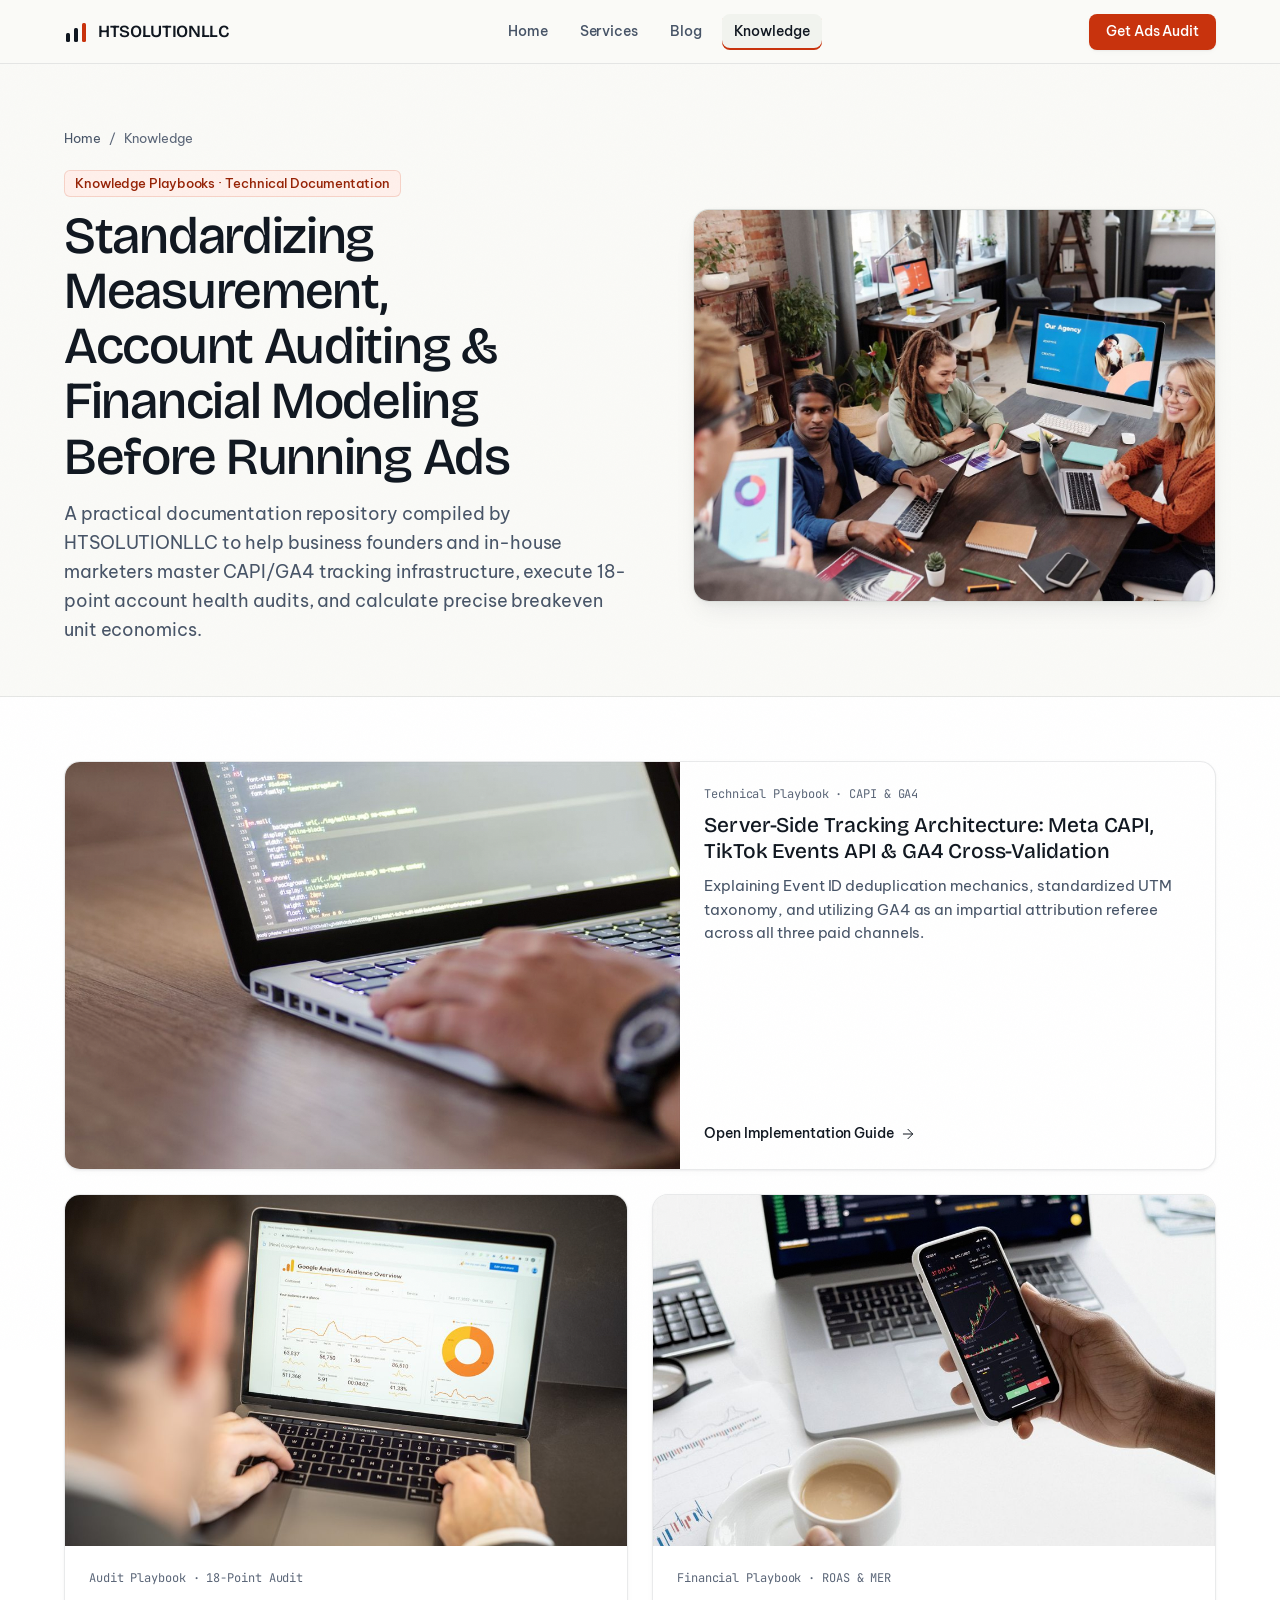
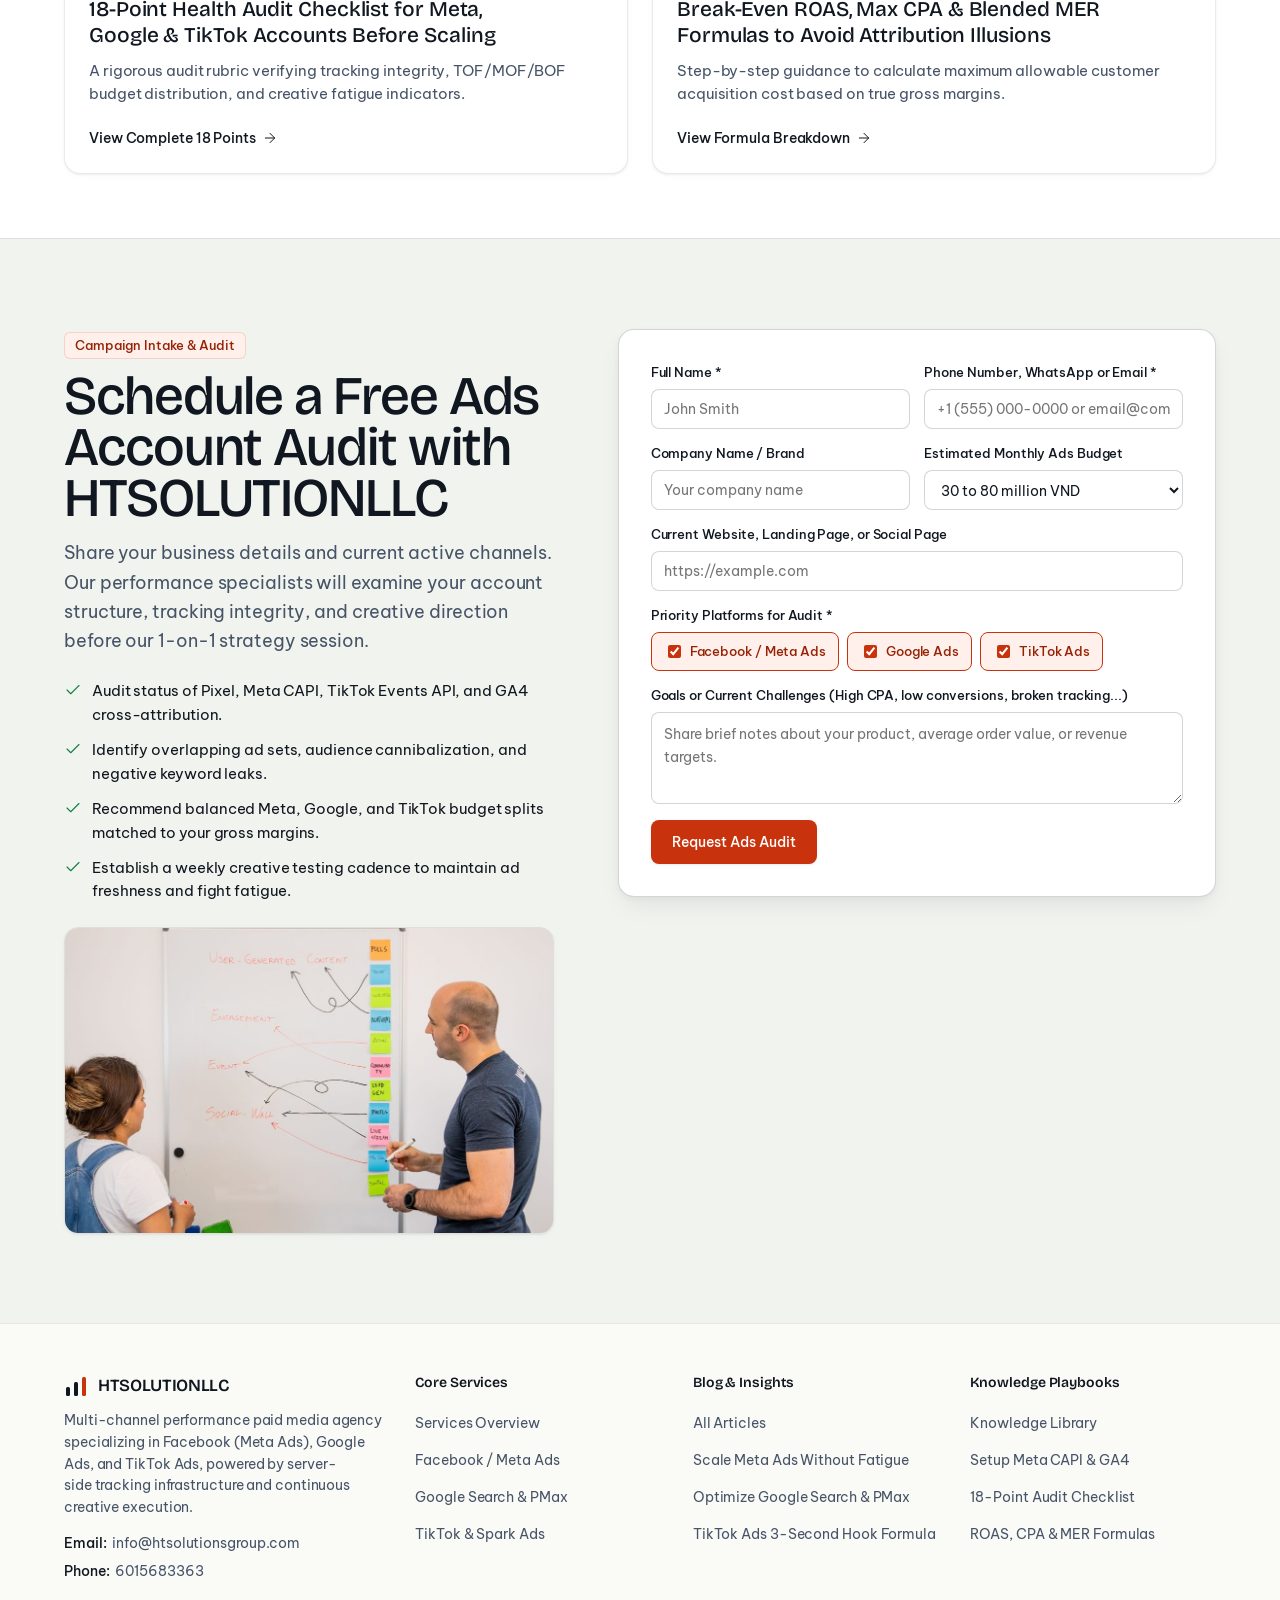
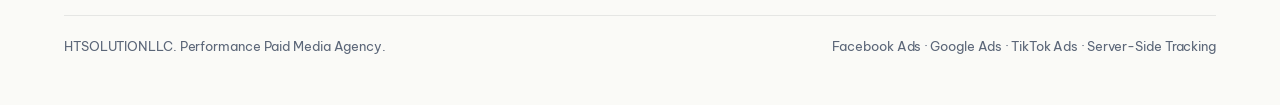
<file: knowledge/index.html>
<!doctype html>
<html lang="en" data-root="..">
<head>
  <meta charset="utf-8">
  <meta name="viewport" content="width=device-width, initial-scale=1, viewport-fit=cover">
  <title>Knowledge Hub: Tracking CAPI, GA4 &amp; ROAS Playbooks | HTSOLUTIONLLC</title>
  <meta name="description" content="Technical documentation library from HTSOLUTIONLLC covering Meta CAPI, server-side GA4, an 18-point audit checklist, and ROAS, CPA, MER financial models.">
  <link rel="icon" href="data:image/svg+xml,<svg xmlns='http://www.w3.org/2000/svg' viewBox='0 0 32 32'><rect width='32' height='32' rx='7' fill='%23FAFAF7'/><rect x='6' y='17' width='4' height='9' rx='1.5' fill='%23101720'/><rect x='14' y='11' width='4' height='15' rx='1.5' fill='%23101720'/><rect x='22' y='6' width='4' height='20' rx='1.5' fill='%23C8330D'/></svg>">
  <link rel="preconnect" href="https://fonts.googleapis.com">
  <link rel="preconnect" href="https://fonts.gstatic.com" crossorigin>
  <link href="https://fonts.googleapis.com/css2?family=Be+Vietnam+Pro:wght@400;500;600&family=Bricolage+Grotesque:wght@500;600&family=JetBrains+Mono:wght@400;500&display=swap" rel="stylesheet">
  <link rel="stylesheet" href="../assets/css/scrollcraft.css">
  <link rel="stylesheet" href="../assets/css/site.css">
</head>
<body>

<span data-sc-progress aria-hidden="true"></span>
<div class="sc-grain" aria-hidden="true"></div>

<header class="ht-nav">
  <div class="ht-nav__inner">
    <a class="ht-brand" href="../index.html">
      <svg class="ht-brand__mark" viewBox="0 0 24 24" fill="none" aria-hidden="true">
        <rect x="2" y="13" width="4" height="9" rx="1.5" fill="#101720"/>
        <rect x="10" y="8" width="4" height="14" rx="1.5" fill="#101720"/>
        <rect x="18" y="3" width="4" height="19" rx="1.5" fill="#C8330D"/>
      </svg>
      <span>HTSOLUTIONLLC</span>
    </a>

    <nav aria-label="Main navigation">
      <ul class="ht-nav__links">
        <li><a class="ht-nav__link" href="../index.html">Home</a></li>
        <li><a class="ht-nav__link" href="../dich-vu/index.html">Services</a></li>
        <li><a class="ht-nav__link" href="../blog/index.html">Blog</a></li>
        <li><a class="ht-nav__link" href="../knowledge/index.html" aria-current="page">Knowledge</a></li>
      </ul>
    </nav>

    <div class="ht-nav__actions">
      <a class="ht-btn ht-btn--primary ht-btn--sm" href="#lead-form">Get Ads Audit</a>
      <button type="button" class="ht-nav__toggle" aria-label="Open navigation menu" aria-expanded="false" aria-controls="ht-mobile-drawer">
        <svg width="18" height="18" viewBox="0 0 24 24" fill="none" stroke="currentColor" stroke-width="1.5" stroke-linecap="round" stroke-linejoin="round" aria-hidden="true"><path d="M4 7h16"/><path d="M4 12h16"/><path d="M4 17h16"/></svg>
      </button>
    </div>
  </div>
</header>

<div id="ht-mobile-drawer" class="ht-mobile-drawer" aria-label="Mobile navigation">
  <ul class="ht-mobile-drawer__list">
    <li><a href="../index.html">Home</a></li>
    <li><a href="../dich-vu/index.html">Services</a></li>
    <li><a href="../blog/index.html">Blog</a></li>
    <li><a href="../knowledge/index.html" aria-current="page">Knowledge</a></li>
  </ul>
  <a class="ht-btn ht-btn--primary" style="width:100%" href="#lead-form">Get Ads Audit</a>
</div>
<main id="top">

  <section class="ht-sub-hero">
    <div class="sc-wrap">
      <nav class="ht-breadcrumbs" aria-label="Breadcrumb">
        <a href="../index.html">Home</a>
        <span>/</span>
        <span>Knowledge</span>
      </nav>
      <div class="ht-sub-hero__grid">
        <div>
          <span class="ht-kicker">Knowledge Playbooks · Technical Documentation</span>
          <h1>Standardizing Measurement, Account Auditing &amp; Financial Modeling Before Running Ads</h1>
          <p class="sc-body">
            A practical documentation repository compiled by HTSOLUTIONLLC to help business founders and in-house marketers master CAPI/GA4 tracking infrastructure, execute 18-point account health audits, and calculate precise breakeven unit economics.
          </p>
        </div>
        <div class="ht-figure__frame">
          <img src="../assets/images/hero-team.jpg" width="1440" height="961" alt="Performance agency team meeting around a wooden table with laptops, tablet displaying pie charts, and a presentation display">
        </div>
      </div>
    </div>
  </section>

  <section class="ht-article-wrap">
    <div class="sc-wrap">
      <div class="ht-hub-grid" data-sc-in>
        <a class="ht-hub-card ht-hub-card--wide" href="../knowledge/huong-dan-meta-capi-va-ga4-server-side/index.html">
          <div class="ht-hub-card__media"><img src="../assets/images/knowledge-tracking.jpg" width="1000" height="662" alt="Close-up of a developer typing code on a laptop beside a notebook on a bright wooden desk" loading="lazy"></div>
          <div class="ht-hub-card__body">
            <span class="ht-meta">Technical Playbook · CAPI &amp; GA4</span>
            <h2>Server-Side Tracking Architecture: Meta CAPI, TikTok Events API &amp; GA4 Cross-Validation</h2>
            <p>Explaining Event ID deduplication mechanics, standardized UTM taxonomy, and utilizing GA4 as an impartial attribution referee across all three paid channels.</p>
            <span class="ht-rail__go">Open Implementation Guide <svg width="16" height="16" viewBox="0 0 24 24" fill="none" stroke="currentColor" stroke-width="1.5" stroke-linecap="round" stroke-linejoin="round" aria-hidden="true"><path d="M5 12h14"/><path d="m12 5 7 7-7 7"/></svg></span>
          </div>
        </a>

        <a class="ht-hub-card" href="../knowledge/checklist-audit-tai-khoan-quang-cao-3-kenh/index.html">
          <div class="ht-hub-card__media"><img src="../assets/images/knowledge-audit.jpg" width="1000" height="667" alt="Conversion optimization specialist reviewing Google Analytics Audience Overview report on a MacBook" loading="lazy"></div>
          <div class="ht-hub-card__body">
            <span class="ht-meta">Audit Playbook · 18-Point Audit</span>
            <h3>18-Point Health Audit Checklist for Meta, Google &amp; TikTok Accounts Before Scaling</h3>
            <p>A rigorous audit rubric verifying tracking integrity, TOF/MOF/BOF budget distribution, and creative fatigue indicators.</p>
            <span class="ht-rail__go">View Complete 18 Points <svg width="16" height="16" viewBox="0 0 24 24" fill="none" stroke="currentColor" stroke-width="1.5" stroke-linecap="round" stroke-linejoin="round" aria-hidden="true"><path d="M5 12h14"/><path d="m12 5 7 7-7 7"/></svg></span>
          </div>
        </a>

        <a class="ht-hub-card" href="../knowledge/cong-thuc-tinh-roas-cpa-mer-truoc-khi-scale/index.html">
          <div class="ht-hub-card__media"><img src="../assets/images/knowledge-roas.jpg" width="1000" height="720" alt="Financial workspace with desktop calculator, analytical charts on a laptop, and a smartphone" loading="lazy"></div>
          <div class="ht-hub-card__body">
            <span class="ht-meta">Financial Playbook · ROAS &amp; MER</span>
            <h3>Break-Even ROAS, Max CPA &amp; Blended MER Formulas to Avoid Attribution Illusions</h3>
            <p>Step-by-step guidance to calculate maximum allowable customer acquisition cost based on true gross margins.</p>
            <span class="ht-rail__go">View Formula Breakdown <svg width="16" height="16" viewBox="0 0 24 24" fill="none" stroke="currentColor" stroke-width="1.5" stroke-linecap="round" stroke-linejoin="round" aria-hidden="true"><path d="M5 12h14"/><path d="m12 5 7 7-7 7"/></svg></span>
          </div>
        </a>
      </div>
    </div>
  </section>

<section id="lead-form" class="ht-lead-section">
  <div class="sc-wrap ht-lead-grid">
    <div data-sc-in>
      <span class="ht-kicker">Campaign Intake &amp; Audit</span>
      <h2 class="sc-display sc-display--md" style="margin-top:12px;">Schedule a Free Ads Account Audit with HTSOLUTIONLLC</h2>
      <p class="sc-body" style="margin-top:14px;">
        Share your business details and current active channels. Our performance specialists will examine your account structure, tracking integrity, and creative direction before our 1-on-1 strategy session.
      </p>

      <ul class="ht-lead-checklist">
        <li><svg width="18" height="18" viewBox="0 0 24 24" fill="none" stroke="currentColor" stroke-width="1.5" stroke-linecap="round" stroke-linejoin="round" aria-hidden="true"><path d="M20 6 9 17l-5-5"/></svg><span>Audit status of Pixel, Meta CAPI, TikTok Events API, and GA4 cross-attribution.</span></li>
        <li><svg width="18" height="18" viewBox="0 0 24 24" fill="none" stroke="currentColor" stroke-width="1.5" stroke-linecap="round" stroke-linejoin="round" aria-hidden="true"><path d="M20 6 9 17l-5-5"/></svg><span>Identify overlapping ad sets, audience cannibalization, and negative keyword leaks.</span></li>
        <li><svg width="18" height="18" viewBox="0 0 24 24" fill="none" stroke="currentColor" stroke-width="1.5" stroke-linecap="round" stroke-linejoin="round" aria-hidden="true"><path d="M20 6 9 17l-5-5"/></svg><span>Recommend balanced Meta, Google, and TikTok budget splits matched to your gross margins.</span></li>
        <li><svg width="18" height="18" viewBox="0 0 24 24" fill="none" stroke="currentColor" stroke-width="1.5" stroke-linecap="round" stroke-linejoin="round" aria-hidden="true"><path d="M20 6 9 17l-5-5"/></svg><span>Establish a weekly creative testing cadence to maintain ad freshness and fight fatigue.</span></li>
      </ul>

      <figure class="ht-lead-photo" style="margin:0;">
        <img src="../assets/images/strategy-whiteboard.jpg" width="1000" height="667" alt="Two strategists organizing content funnels and social media workflows using sticky notes on a whiteboard" loading="lazy">
      </figure>
    </div>

    <div class="ht-form-card" data-sc-in>
      <form id="ht-lead-form-el" action="#lead-form" method="POST" novalidate>
        <div class="ht-form-grid">
          <div class="ht-field">
            <label for="lead-name">Full Name *</label>
            <input class="ht-input" id="lead-name" name="name" type="text" autocomplete="name" required placeholder="John Smith">
          </div>
          <div class="ht-field">
            <label for="lead-contact">Phone Number, WhatsApp or Email *</label>
            <input class="ht-input" id="lead-contact" name="contact" type="text" required placeholder="+1 (555) 000-0000 or email@company.com">
          </div>
          <div class="ht-field">
            <label for="lead-company">Company Name / Brand</label>
            <input class="ht-input" id="lead-company" name="company" type="text" autocomplete="organization" placeholder="Your company name">
          </div>
          <div class="ht-field">
            <label for="lead-budget">Estimated Monthly Ads Budget</label>
            <select class="ht-select" id="lead-budget" name="budget">
              <option value="5-15">Under 15 million VND</option>
              <option value="15-30">15 to 30 million VND</option>
              <option value="30-80" selected>30 to 80 million VND</option>
              <option value="80-200">80 to 200 million VND</option>
              <option value="200+">Over 200 million VND</option>
            </select>
          </div>
          <div class="ht-field ht-form-full">
            <label for="lead-url">Current Website, Landing Page, or Social Page</label>
            <input class="ht-input" id="lead-url" name="url" type="url" placeholder="https://example.com">
          </div>
          <div class="ht-field ht-form-full">
            <label>Priority Platforms for Audit *</label>
            <div class="ht-check-group">
              <label class="ht-chip-check"><input type="checkbox" name="channels" value="meta" checked> Facebook / Meta Ads</label>
              <label class="ht-chip-check"><input type="checkbox" name="channels" value="google" checked> Google Ads</label>
              <label class="ht-chip-check"><input type="checkbox" name="channels" value="tiktok" checked> TikTok Ads</label>
            </div>
          </div>
          <div class="ht-field ht-form-full">
            <label for="lead-notes">Goals or Current Challenges (High CPA, low conversions, broken tracking...)</label>
            <textarea class="ht-textarea" id="lead-notes" name="notes" placeholder="Share brief notes about your product, average order value, or revenue targets."></textarea>
          </div>
        </div>

        <div class="ht-form-actions">
          <button type="submit" class="ht-btn ht-btn--primary">Request Ads Audit</button>
        </div>

        <div id="ht-lead-status" class="ht-form-status" role="status" aria-live="polite"></div>
      </form>
    </div>
  </div>
</section>
</main>

<footer class="ht-footer">
  <div class="sc-wrap">
    <div class="ht-footer__grid">
      <div>
        <div class="ht-brand" style="margin-bottom:10px;">
          <svg class="ht-brand__mark" viewBox="0 0 24 24" fill="none" aria-hidden="true">
            <rect x="2" y="13" width="4" height="9" rx="1.5" fill="#101720"/>
            <rect x="10" y="8" width="4" height="14" rx="1.5" fill="#101720"/>
            <rect x="18" y="3" width="4" height="19" rx="1.5" fill="#C8330D"/>
          </svg>
          <span>HTSOLUTIONLLC</span>
        </div>
        <p class="sc-body" style="font-size:13.5px;">
          Multi-channel performance paid media agency specializing in Facebook (Meta Ads), Google Ads, and TikTok Ads, powered by server-side tracking infrastructure and continuous creative execution.
        </p>
        <ul class="ht-footer__contact">
          <li><span>Email:</span> <a href="mailto:info@htsolutionsgroup.com">info@htsolutionsgroup.com</a></li>
          <li><span>Phone:</span> <a href="tel:6015683363">6015683363</a></li>
        </ul>
      </div>

      <div>
        <h4>Core Services</h4>
        <ul>
          <li><a href="../dich-vu/index.html">Services Overview</a></li>
          <li><a href="../dich-vu/facebook-ads/index.html">Facebook / Meta Ads</a></li>
          <li><a href="../dich-vu/google-ads/index.html">Google Search &amp; PMax</a></li>
          <li><a href="../dich-vu/tiktok-ads/index.html">TikTok &amp; Spark Ads</a></li>
        </ul>
      </div>

      <div>
        <h4>Blog &amp; Insights</h4>
        <ul>
          <li><a href="../blog/index.html">All Articles</a></li>
          <li><a href="../blog/scale-meta-ads-chong-bao-hoa-creative/index.html">Scale Meta Ads Without Fatigue</a></li>
          <li><a href="../blog/toi-uu-google-search-pmax-cho-doanh-nghiep/index.html">Optimize Google Search &amp; PMax</a></li>
          <li><a href="../blog/tiktok-ads-3-giay-hook-va-spark-ads/index.html">TikTok Ads 3-Second Hook Formula</a></li>
        </ul>
      </div>

      <div>
        <h4>Knowledge Playbooks</h4>
        <ul>
          <li><a href="../knowledge/index.html">Knowledge Library</a></li>
          <li><a href="../knowledge/huong-dan-meta-capi-va-ga4-server-side/index.html">Setup Meta CAPI &amp; GA4</a></li>
          <li><a href="../knowledge/checklist-audit-tai-khoan-quang-cao-3-kenh/index.html">18-Point Audit Checklist</a></li>
          <li><a href="../knowledge/cong-thuc-tinh-roas-cpa-mer-truoc-khi-scale/index.html">ROAS, CPA &amp; MER Formulas</a></li>
        </ul>
      </div>
    </div>

    <div class="ht-footer__bottom">
      <span>HTSOLUTIONLLC. Performance Paid Media Agency.</span>
      <span>Facebook Ads · Google Ads · TikTok Ads · Server-Side Tracking</span>
    </div>
  </div>
</footer>

<script src="../assets/js/scrollcraft.js"></script>
<script src="../assets/js/site.js"></script>
<script>ScrollCraft.mount(document.body);</script>
</body>
</html>
</file>
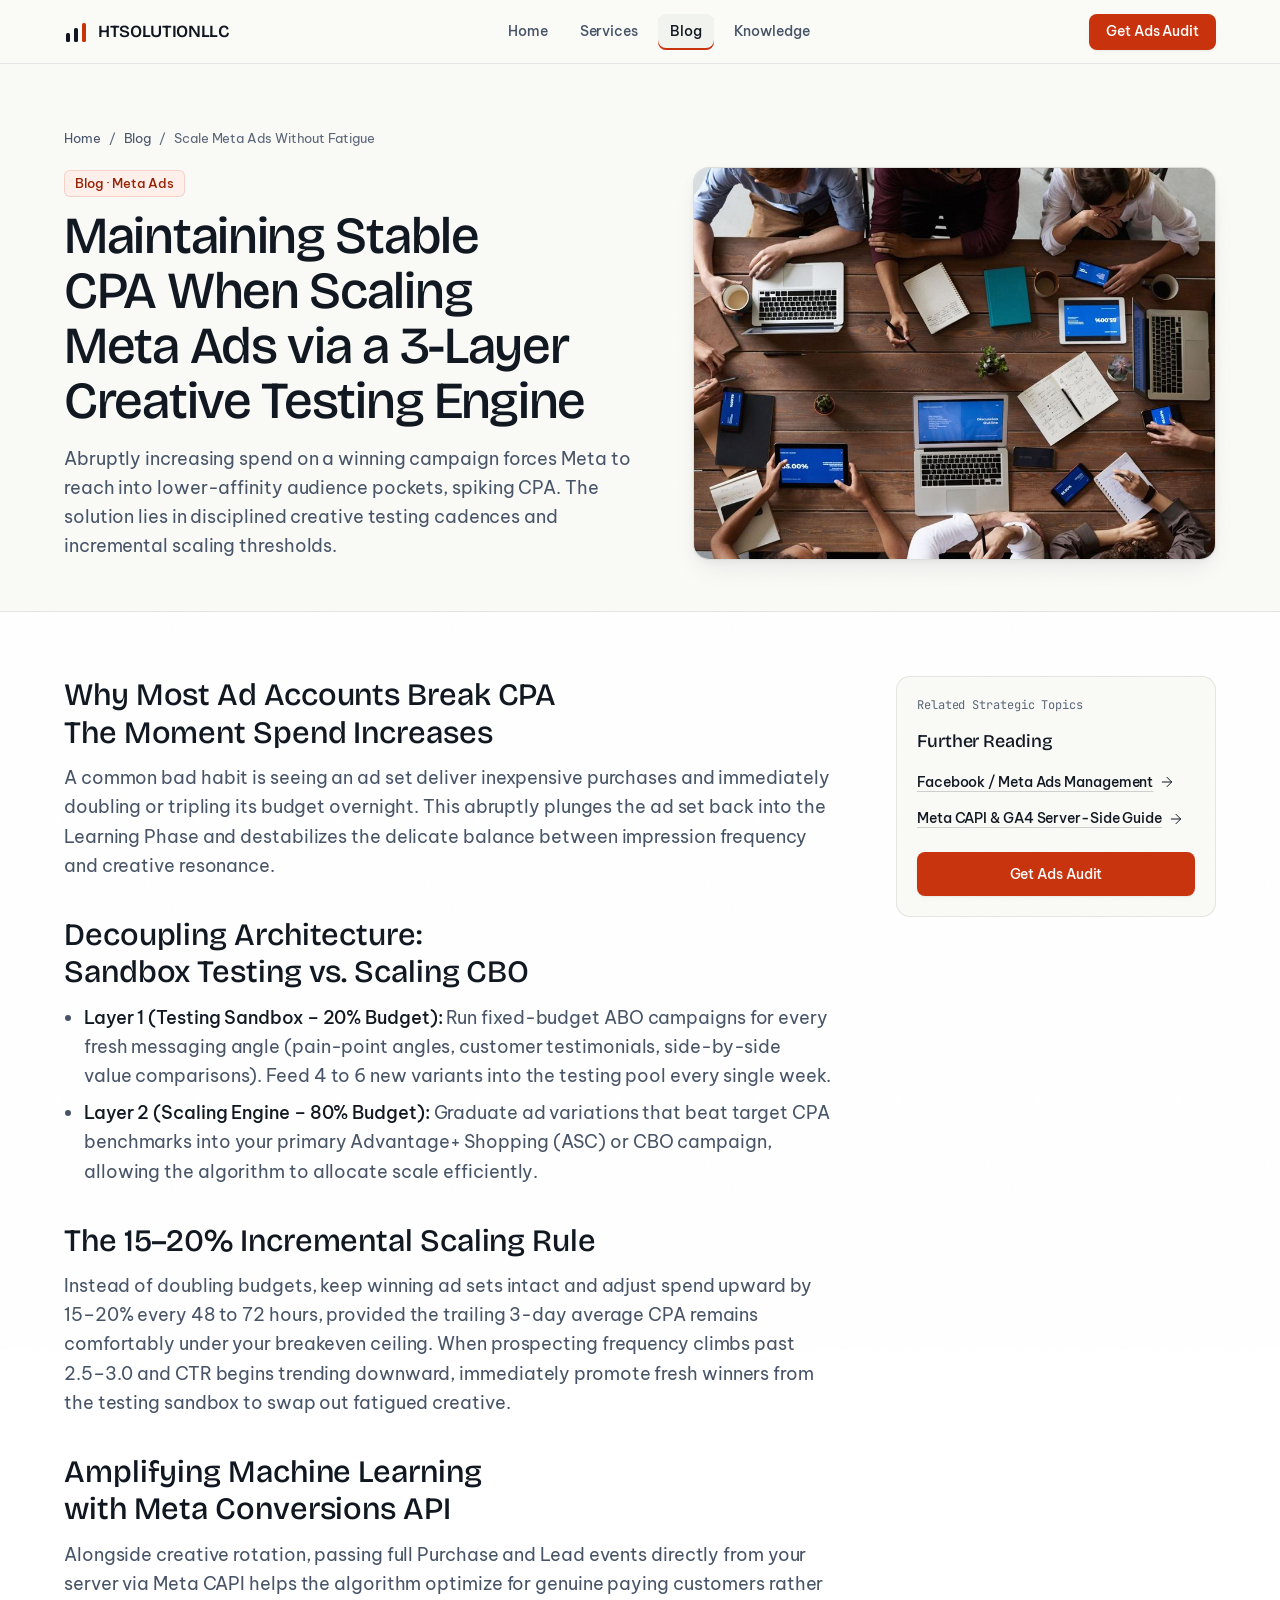
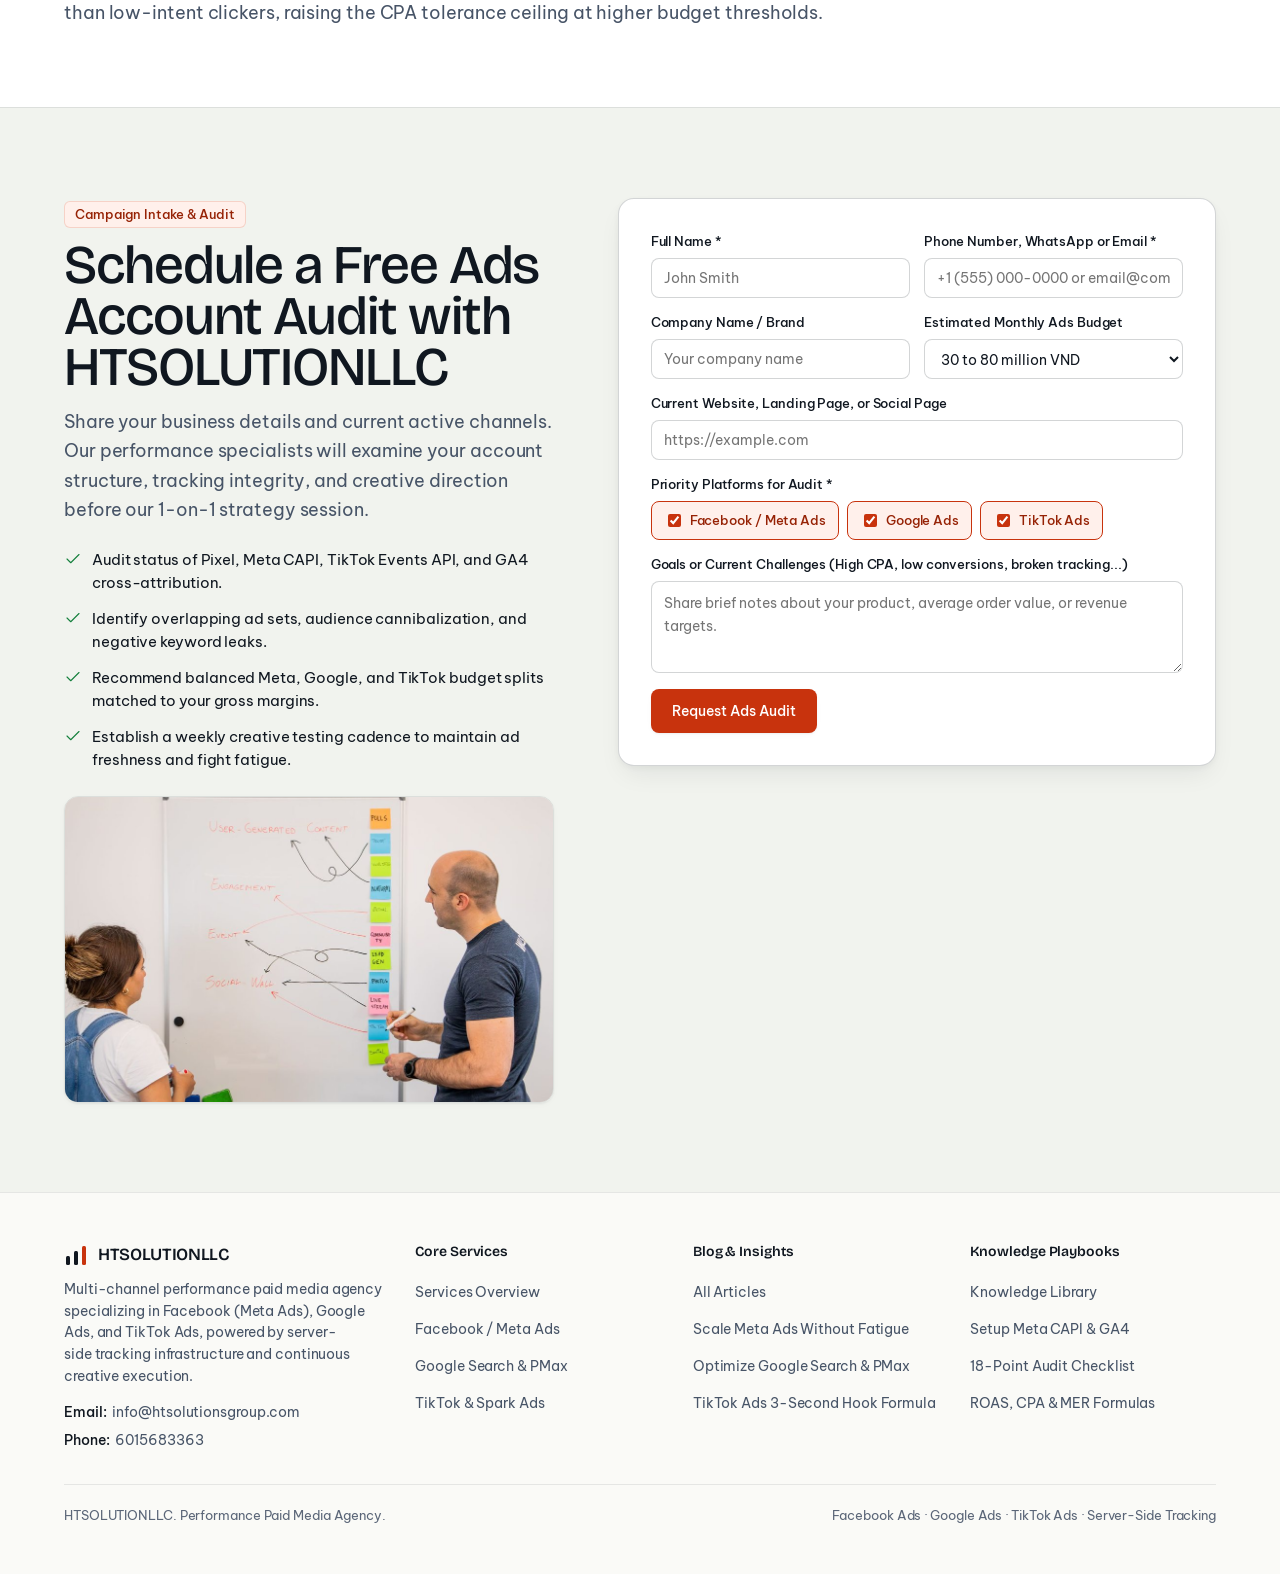
<file: blog/scale-meta-ads-chong-bao-hoa-creative/index.html>
<!doctype html>
<html lang="en" data-root="../..">
<head>
  <meta charset="utf-8">
  <meta name="viewport" content="width=device-width, initial-scale=1, viewport-fit=cover">
  <title>Scaling Meta Ads Without Creative Fatigue | HTSOLUTIONLLC Blog</title>
  <meta name="description" content="Decoupling creative sandbox testing from disciplined 15–20% CBO scaling steps to maintain stable CPAs when increasing Facebook Ads budget.">
  <link rel="icon" href="data:image/svg+xml,<svg xmlns='http://www.w3.org/2000/svg' viewBox='0 0 32 32'><rect width='32' height='32' rx='7' fill='%23FAFAF7'/><rect x='6' y='17' width='4' height='9' rx='1.5' fill='%23101720'/><rect x='14' y='11' width='4' height='15' rx='1.5' fill='%23101720'/><rect x='22' y='6' width='4' height='20' rx='1.5' fill='%23C8330D'/></svg>">
  <link rel="preconnect" href="https://fonts.googleapis.com">
  <link rel="preconnect" href="https://fonts.gstatic.com" crossorigin>
  <link href="https://fonts.googleapis.com/css2?family=Be+Vietnam+Pro:wght@400;500;600&family=Bricolage+Grotesque:wght@500;600&family=JetBrains+Mono:wght@400;500&display=swap" rel="stylesheet">
  <link rel="stylesheet" href="../../assets/css/scrollcraft.css">
  <link rel="stylesheet" href="../../assets/css/site.css">
</head>
<body>

<span data-sc-progress aria-hidden="true"></span>
<div class="sc-grain" aria-hidden="true"></div>

<header class="ht-nav">
  <div class="ht-nav__inner">
    <a class="ht-brand" href="../../index.html">
      <svg class="ht-brand__mark" viewBox="0 0 24 24" fill="none" aria-hidden="true">
        <rect x="2" y="13" width="4" height="9" rx="1.5" fill="#101720"/>
        <rect x="10" y="8" width="4" height="14" rx="1.5" fill="#101720"/>
        <rect x="18" y="3" width="4" height="19" rx="1.5" fill="#C8330D"/>
      </svg>
      <span>HTSOLUTIONLLC</span>
    </a>

    <nav aria-label="Main navigation">
      <ul class="ht-nav__links">
        <li><a class="ht-nav__link" href="../../index.html">Home</a></li>
        <li><a class="ht-nav__link" href="../../dich-vu/index.html">Services</a></li>
        <li><a class="ht-nav__link" href="../../blog/index.html" aria-current="page">Blog</a></li>
        <li><a class="ht-nav__link" href="../../knowledge/index.html">Knowledge</a></li>
      </ul>
    </nav>

    <div class="ht-nav__actions">
      <a class="ht-btn ht-btn--primary ht-btn--sm" href="#lead-form">Get Ads Audit</a>
      <button type="button" class="ht-nav__toggle" aria-label="Open navigation menu" aria-expanded="false" aria-controls="ht-mobile-drawer">
        <svg width="18" height="18" viewBox="0 0 24 24" fill="none" stroke="currentColor" stroke-width="1.5" stroke-linecap="round" stroke-linejoin="round" aria-hidden="true"><path d="M4 7h16"/><path d="M4 12h16"/><path d="M4 17h16"/></svg>
      </button>
    </div>
  </div>
</header>

<div id="ht-mobile-drawer" class="ht-mobile-drawer" aria-label="Mobile navigation">
  <ul class="ht-mobile-drawer__list">
    <li><a href="../../index.html">Home</a></li>
    <li><a href="../../dich-vu/index.html">Services</a></li>
    <li><a href="../../blog/index.html" aria-current="page">Blog</a></li>
    <li><a href="../../knowledge/index.html">Knowledge</a></li>
  </ul>
  <a class="ht-btn ht-btn--primary" style="width:100%" href="#lead-form">Get Ads Audit</a>
</div>
<main id="top">

  <section class="ht-sub-hero">
    <div class="sc-wrap">
      <nav class="ht-breadcrumbs" aria-label="Breadcrumb">
        <a href="../../index.html">Home</a><span>/</span>
        <a href="../../blog/index.html">Blog</a><span>/</span>
        <span>Scale Meta Ads Without Fatigue</span>
      </nav>
      <div class="ht-sub-hero__grid">
        <div>
          <span class="ht-kicker">Blog · Meta Ads</span>
          <h1>Maintaining Stable CPA When Scaling Meta Ads via a 3-Layer Creative Testing Engine</h1>
          <p class="sc-body">Abruptly increasing spend on a winning campaign forces Meta to reach into lower-affinity audience pockets, spiking CPA. The solution lies in disciplined creative testing cadences and incremental scaling thresholds.</p>
        </div>
        <div class="ht-figure__frame"><img src="../../assets/images/blog-meta-scale.jpg" width="1000" height="668" alt="Top-down view of a digital marketing team collaborating on laptops, tablets, and smartphones"></div>
      </div>
    </div>
  </section>

  <section class="ht-article-wrap">
    <div class="sc-wrap ht-article-grid">
      <article class="ht-prose">
        <h2>Why Most Ad Accounts Break CPA The Moment Spend Increases</h2>
        <p>
          A common bad habit is seeing an ad set deliver inexpensive purchases and immediately doubling or tripling its budget overnight. This abruptly plunges the ad set back into the Learning Phase and destabilizes the delicate balance between impression frequency and creative resonance.
        </p>

        <h2>Decoupling Architecture: Sandbox Testing vs. Scaling CBO</h2>
        <ul>
          <li><strong>Layer 1 (Testing Sandbox – 20% Budget):</strong> Run fixed-budget ABO campaigns for every fresh messaging angle (pain-point angles, customer testimonials, side-by-side value comparisons). Feed 4 to 6 new variants into the testing pool every single week.</li>
          <li><strong>Layer 2 (Scaling Engine – 80% Budget):</strong> Graduate ad variations that beat target CPA benchmarks into your primary Advantage+ Shopping (ASC) or CBO campaign, allowing the algorithm to allocate scale efficiently.</li>
        </ul>

        <h2>The 15–20% Incremental Scaling Rule</h2>
        <p>
          Instead of doubling budgets, keep winning ad sets intact and adjust spend upward by 15–20% every 48 to 72 hours, provided the trailing 3-day average CPA remains comfortably under your breakeven ceiling. When prospecting frequency climbs past 2.5–3.0 and CTR begins trending downward, immediately promote fresh winners from the testing sandbox to swap out fatigued creative.
        </p>

        <h2>Amplifying Machine Learning with Meta Conversions API</h2>
        <p>
          Alongside creative rotation, passing full Purchase and Lead events directly from your server via Meta CAPI helps the algorithm optimize for genuine paying customers rather than low-intent clickers, raising the CPA tolerance ceiling at higher budget thresholds.
        </p>
      </article>

      <aside class="ht-sidebar-box">
        <span class="ht-meta">Related Strategic Topics</span>
        <h3 style="font-size:18px;">Further Reading</h3>
        <a class="ht-text-link" href="../../dich-vu/facebook-ads/index.html">Facebook / Meta Ads Management <svg width="16" height="16" viewBox="0 0 24 24" fill="none" stroke="currentColor" stroke-width="1.5" stroke-linecap="round" stroke-linejoin="round" aria-hidden="true"><path d="M5 12h14"/><path d="m12 5 7 7-7 7"/></svg></a>
        <a class="ht-text-link" href="../../knowledge/huong-dan-meta-capi-va-ga4-server-side/index.html">Meta CAPI &amp; GA4 Server-Side Guide <svg width="16" height="16" viewBox="0 0 24 24" fill="none" stroke="currentColor" stroke-width="1.5" stroke-linecap="round" stroke-linejoin="round" aria-hidden="true"><path d="M5 12h14"/><path d="m12 5 7 7-7 7"/></svg></a>
        <a class="ht-btn ht-btn--primary" href="#lead-form" style="margin-top:8px;">Get Ads Audit</a>
      </aside>
    </div>
  </section>

<section id="lead-form" class="ht-lead-section">
  <div class="sc-wrap ht-lead-grid">
    <div data-sc-in>
      <span class="ht-kicker">Campaign Intake &amp; Audit</span>
      <h2 class="sc-display sc-display--md" style="margin-top:12px;">Schedule a Free Ads Account Audit with HTSOLUTIONLLC</h2>
      <p class="sc-body" style="margin-top:14px;">
        Share your business details and current active channels. Our performance specialists will examine your account structure, tracking integrity, and creative direction before our 1-on-1 strategy session.
      </p>

      <ul class="ht-lead-checklist">
        <li><svg width="18" height="18" viewBox="0 0 24 24" fill="none" stroke="currentColor" stroke-width="1.5" stroke-linecap="round" stroke-linejoin="round" aria-hidden="true"><path d="M20 6 9 17l-5-5"/></svg><span>Audit status of Pixel, Meta CAPI, TikTok Events API, and GA4 cross-attribution.</span></li>
        <li><svg width="18" height="18" viewBox="0 0 24 24" fill="none" stroke="currentColor" stroke-width="1.5" stroke-linecap="round" stroke-linejoin="round" aria-hidden="true"><path d="M20 6 9 17l-5-5"/></svg><span>Identify overlapping ad sets, audience cannibalization, and negative keyword leaks.</span></li>
        <li><svg width="18" height="18" viewBox="0 0 24 24" fill="none" stroke="currentColor" stroke-width="1.5" stroke-linecap="round" stroke-linejoin="round" aria-hidden="true"><path d="M20 6 9 17l-5-5"/></svg><span>Recommend balanced Meta, Google, and TikTok budget splits matched to your gross margins.</span></li>
        <li><svg width="18" height="18" viewBox="0 0 24 24" fill="none" stroke="currentColor" stroke-width="1.5" stroke-linecap="round" stroke-linejoin="round" aria-hidden="true"><path d="M20 6 9 17l-5-5"/></svg><span>Establish a weekly creative testing cadence to maintain ad freshness and fight fatigue.</span></li>
      </ul>

      <figure class="ht-lead-photo" style="margin:0;">
        <img src="../../assets/images/strategy-whiteboard.jpg" width="1000" height="667" alt="Two strategists organizing content funnels and social media workflows using sticky notes on a whiteboard" loading="lazy">
      </figure>
    </div>

    <div class="ht-form-card" data-sc-in>
      <form id="ht-lead-form-el" action="#lead-form" method="POST" novalidate>
        <div class="ht-form-grid">
          <div class="ht-field">
            <label for="lead-name">Full Name *</label>
            <input class="ht-input" id="lead-name" name="name" type="text" autocomplete="name" required placeholder="John Smith">
          </div>
          <div class="ht-field">
            <label for="lead-contact">Phone Number, WhatsApp or Email *</label>
            <input class="ht-input" id="lead-contact" name="contact" type="text" required placeholder="+1 (555) 000-0000 or email@company.com">
          </div>
          <div class="ht-field">
            <label for="lead-company">Company Name / Brand</label>
            <input class="ht-input" id="lead-company" name="company" type="text" autocomplete="organization" placeholder="Your company name">
          </div>
          <div class="ht-field">
            <label for="lead-budget">Estimated Monthly Ads Budget</label>
            <select class="ht-select" id="lead-budget" name="budget">
              <option value="5-15">Under 15 million VND</option>
              <option value="15-30">15 to 30 million VND</option>
              <option value="30-80" selected>30 to 80 million VND</option>
              <option value="80-200">80 to 200 million VND</option>
              <option value="200+">Over 200 million VND</option>
            </select>
          </div>
          <div class="ht-field ht-form-full">
            <label for="lead-url">Current Website, Landing Page, or Social Page</label>
            <input class="ht-input" id="lead-url" name="url" type="url" placeholder="https://example.com">
          </div>
          <div class="ht-field ht-form-full">
            <label>Priority Platforms for Audit *</label>
            <div class="ht-check-group">
              <label class="ht-chip-check"><input type="checkbox" name="channels" value="meta" checked> Facebook / Meta Ads</label>
              <label class="ht-chip-check"><input type="checkbox" name="channels" value="google" checked> Google Ads</label>
              <label class="ht-chip-check"><input type="checkbox" name="channels" value="tiktok" checked> TikTok Ads</label>
            </div>
          </div>
          <div class="ht-field ht-form-full">
            <label for="lead-notes">Goals or Current Challenges (High CPA, low conversions, broken tracking...)</label>
            <textarea class="ht-textarea" id="lead-notes" name="notes" placeholder="Share brief notes about your product, average order value, or revenue targets."></textarea>
          </div>
        </div>

        <div class="ht-form-actions">
          <button type="submit" class="ht-btn ht-btn--primary">Request Ads Audit</button>
        </div>

        <div id="ht-lead-status" class="ht-form-status" role="status" aria-live="polite"></div>
      </form>
    </div>
  </div>
</section>
</main>

<footer class="ht-footer">
  <div class="sc-wrap">
    <div class="ht-footer__grid">
      <div>
        <div class="ht-brand" style="margin-bottom:10px;">
          <svg class="ht-brand__mark" viewBox="0 0 24 24" fill="none" aria-hidden="true">
            <rect x="2" y="13" width="4" height="9" rx="1.5" fill="#101720"/>
            <rect x="10" y="8" width="4" height="14" rx="1.5" fill="#101720"/>
            <rect x="18" y="3" width="4" height="19" rx="1.5" fill="#C8330D"/>
          </svg>
          <span>HTSOLUTIONLLC</span>
        </div>
        <p class="sc-body" style="font-size:13.5px;">
          Multi-channel performance paid media agency specializing in Facebook (Meta Ads), Google Ads, and TikTok Ads, powered by server-side tracking infrastructure and continuous creative execution.
        </p>
        <ul class="ht-footer__contact">
          <li><span>Email:</span> <a href="mailto:info@htsolutionsgroup.com">info@htsolutionsgroup.com</a></li>
          <li><span>Phone:</span> <a href="tel:6015683363">6015683363</a></li>
        </ul>
      </div>

      <div>
        <h4>Core Services</h4>
        <ul>
          <li><a href="../../dich-vu/index.html">Services Overview</a></li>
          <li><a href="../../dich-vu/facebook-ads/index.html">Facebook / Meta Ads</a></li>
          <li><a href="../../dich-vu/google-ads/index.html">Google Search &amp; PMax</a></li>
          <li><a href="../../dich-vu/tiktok-ads/index.html">TikTok &amp; Spark Ads</a></li>
        </ul>
      </div>

      <div>
        <h4>Blog &amp; Insights</h4>
        <ul>
          <li><a href="../../blog/index.html">All Articles</a></li>
          <li><a href="../../blog/scale-meta-ads-chong-bao-hoa-creative/index.html">Scale Meta Ads Without Fatigue</a></li>
          <li><a href="../../blog/toi-uu-google-search-pmax-cho-doanh-nghiep/index.html">Optimize Google Search &amp; PMax</a></li>
          <li><a href="../../blog/tiktok-ads-3-giay-hook-va-spark-ads/index.html">TikTok Ads 3-Second Hook Formula</a></li>
        </ul>
      </div>

      <div>
        <h4>Knowledge Playbooks</h4>
        <ul>
          <li><a href="../../knowledge/index.html">Knowledge Library</a></li>
          <li><a href="../../knowledge/huong-dan-meta-capi-va-ga4-server-side/index.html">Setup Meta CAPI &amp; GA4</a></li>
          <li><a href="../../knowledge/checklist-audit-tai-khoan-quang-cao-3-kenh/index.html">18-Point Audit Checklist</a></li>
          <li><a href="../../knowledge/cong-thuc-tinh-roas-cpa-mer-truoc-khi-scale/index.html">ROAS, CPA &amp; MER Formulas</a></li>
        </ul>
      </div>
    </div>

    <div class="ht-footer__bottom">
      <span>HTSOLUTIONLLC. Performance Paid Media Agency.</span>
      <span>Facebook Ads · Google Ads · TikTok Ads · Server-Side Tracking</span>
    </div>
  </div>
</footer>

<script src="../../assets/js/scrollcraft.js"></script>
<script src="../../assets/js/site.js"></script>
<script>ScrollCraft.mount(document.body);</script>
</body>
</html>
</file>
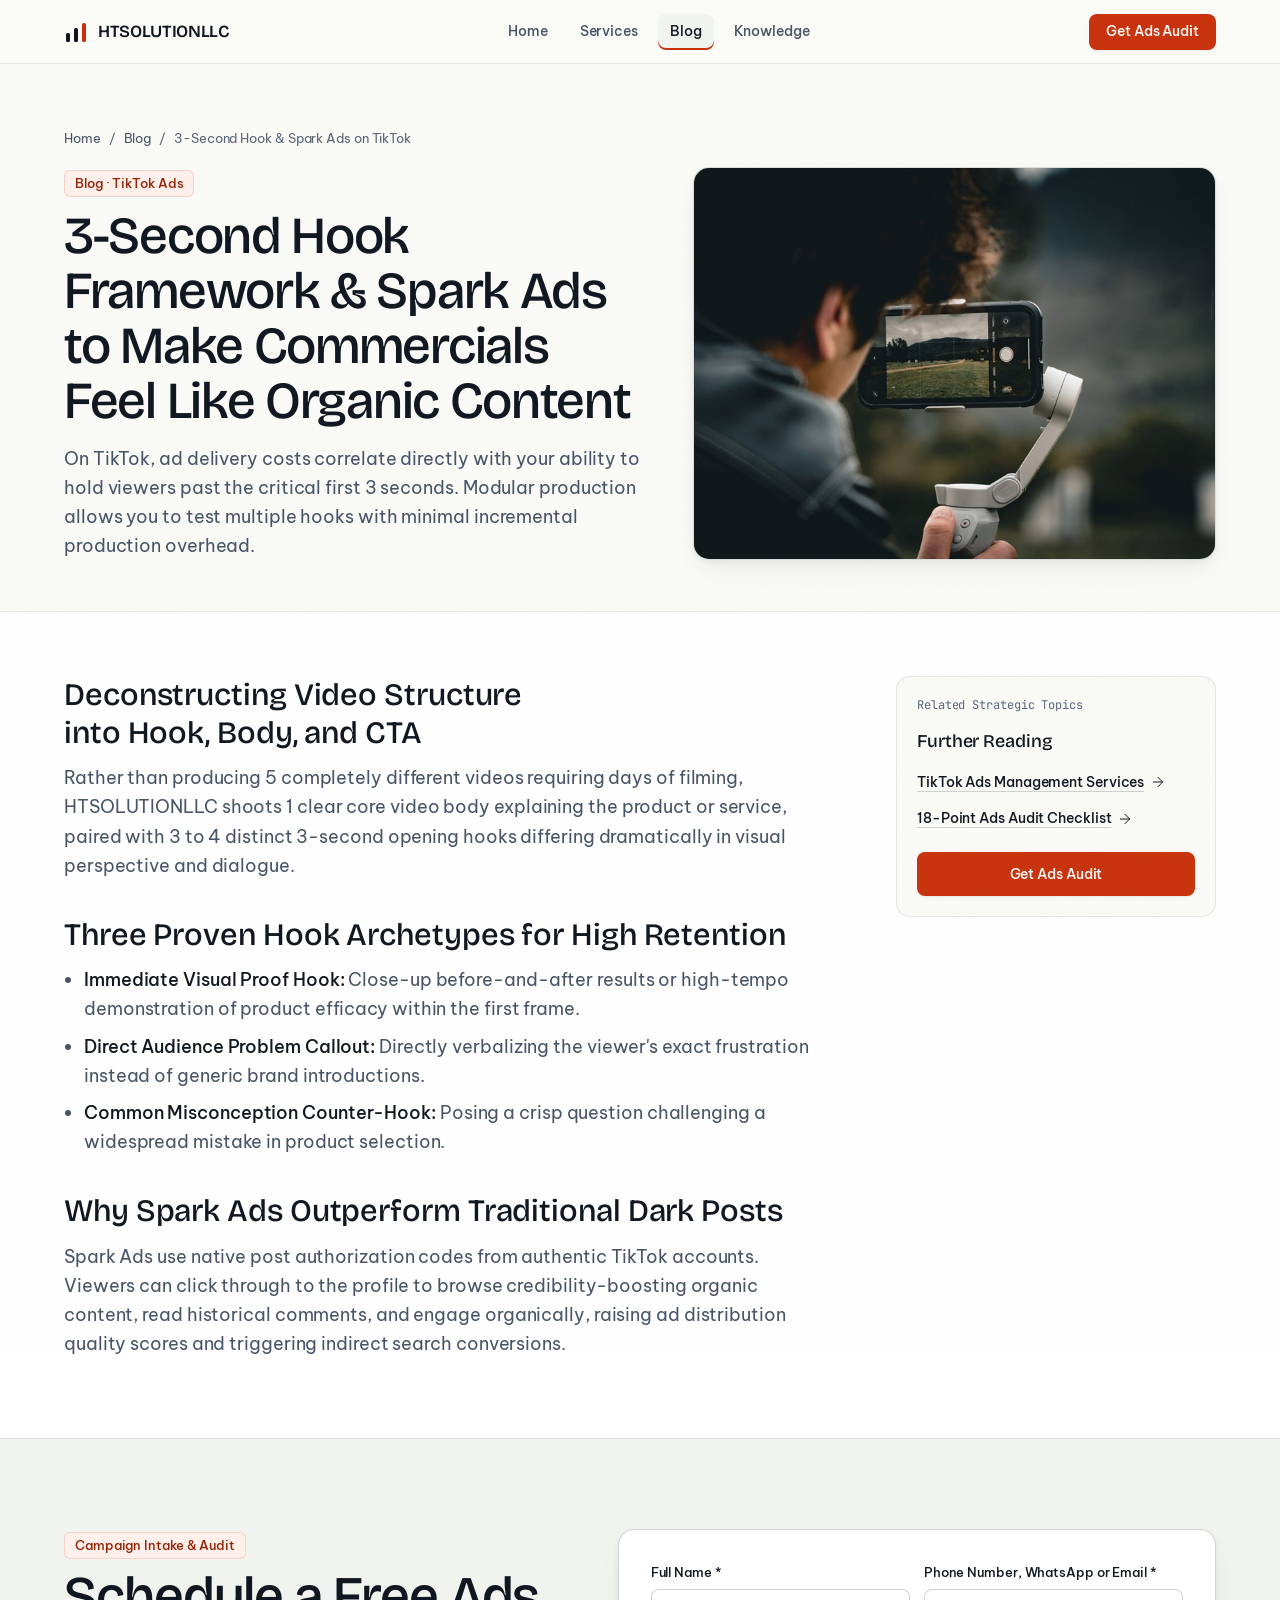
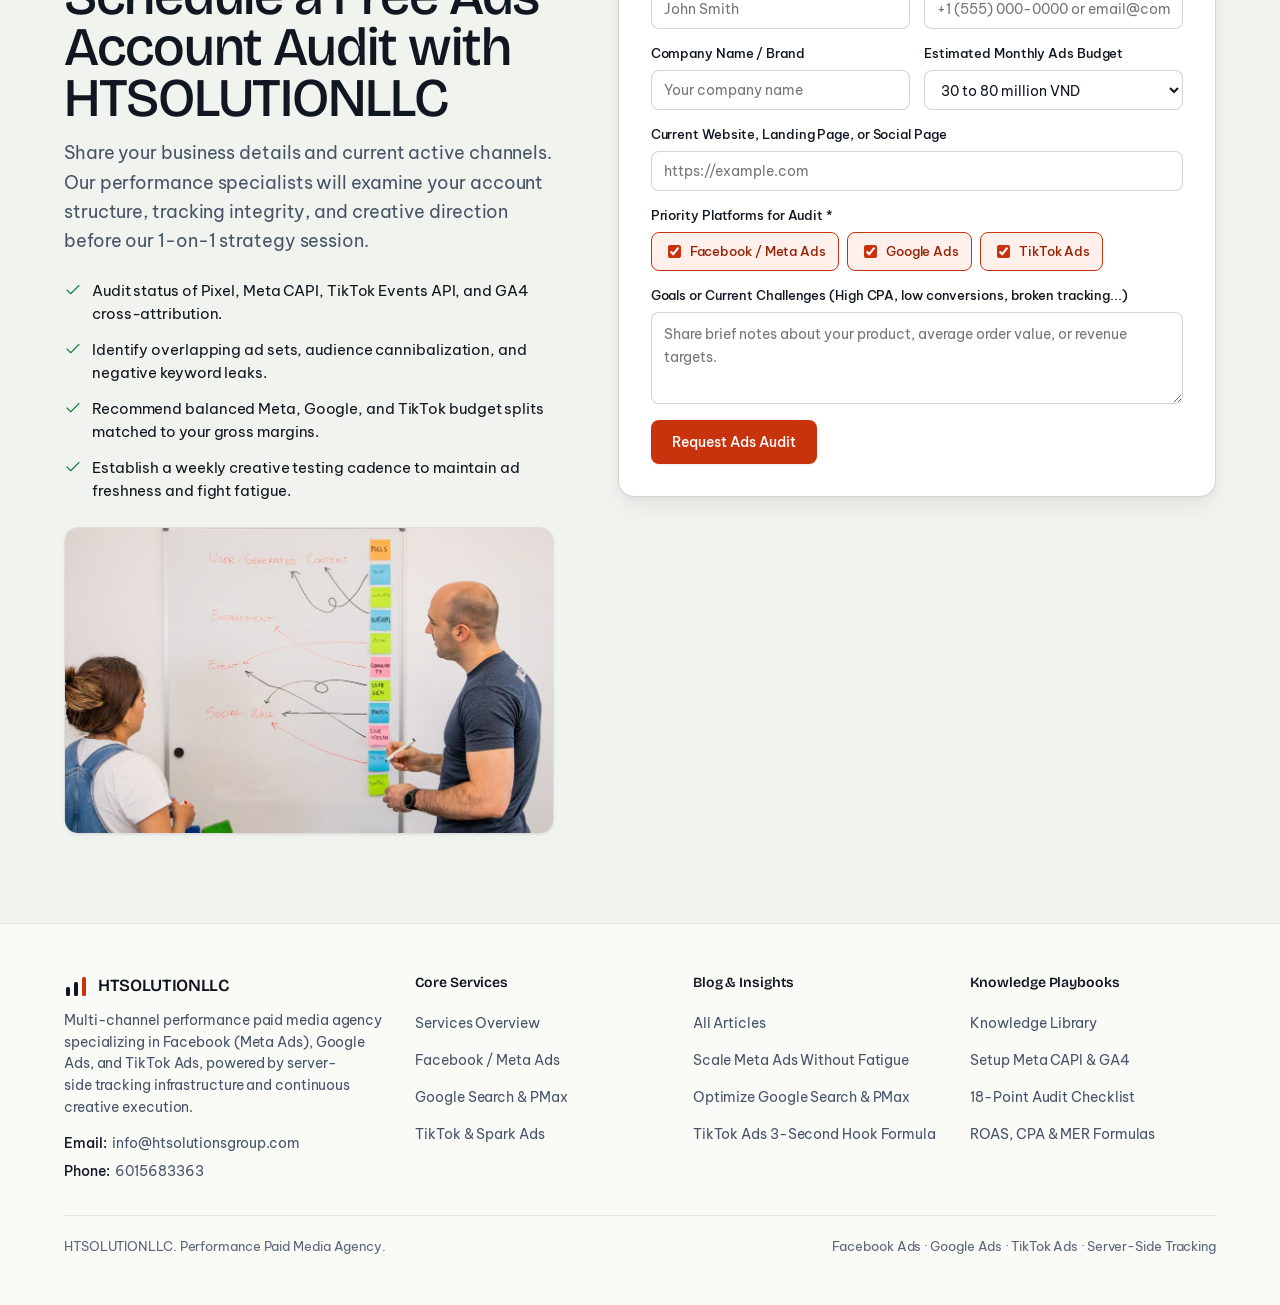
<file: blog/tiktok-ads-3-giay-hook-va-spark-ads/index.html>
<!doctype html>
<html lang="en" data-root="../..">
<head>
  <meta charset="utf-8">
  <meta name="viewport" content="width=device-width, initial-scale=1, viewport-fit=cover">
  <title>3-Second Hook Formula &amp; Spark Ads on TikTok | HTSOLUTIONLLC Blog</title>
  <meta name="description" content="How to produce modular video ads with 3 hook variations and leverage Spark Ads to reduce CPA on TikTok Ads.">
  <link rel="icon" href="data:image/svg+xml,<svg xmlns='http://www.w3.org/2000/svg' viewBox='0 0 32 32'><rect width='32' height='32' rx='7' fill='%23FAFAF7'/><rect x='6' y='17' width='4' height='9' rx='1.5' fill='%23101720'/><rect x='14' y='11' width='4' height='15' rx='1.5' fill='%23101720'/><rect x='22' y='6' width='4' height='20' rx='1.5' fill='%23C8330D'/></svg>">
  <link rel="preconnect" href="https://fonts.googleapis.com">
  <link rel="preconnect" href="https://fonts.gstatic.com" crossorigin>
  <link href="https://fonts.googleapis.com/css2?family=Be+Vietnam+Pro:wght@400;500;600&family=Bricolage+Grotesque:wght@500;600&family=JetBrains+Mono:wght@400;500&display=swap" rel="stylesheet">
  <link rel="stylesheet" href="../../assets/css/scrollcraft.css">
  <link rel="stylesheet" href="../../assets/css/site.css">
</head>
<body>

<span data-sc-progress aria-hidden="true"></span>
<div class="sc-grain" aria-hidden="true"></div>

<header class="ht-nav">
  <div class="ht-nav__inner">
    <a class="ht-brand" href="../../index.html">
      <svg class="ht-brand__mark" viewBox="0 0 24 24" fill="none" aria-hidden="true">
        <rect x="2" y="13" width="4" height="9" rx="1.5" fill="#101720"/>
        <rect x="10" y="8" width="4" height="14" rx="1.5" fill="#101720"/>
        <rect x="18" y="3" width="4" height="19" rx="1.5" fill="#C8330D"/>
      </svg>
      <span>HTSOLUTIONLLC</span>
    </a>

    <nav aria-label="Main navigation">
      <ul class="ht-nav__links">
        <li><a class="ht-nav__link" href="../../index.html">Home</a></li>
        <li><a class="ht-nav__link" href="../../dich-vu/index.html">Services</a></li>
        <li><a class="ht-nav__link" href="../../blog/index.html" aria-current="page">Blog</a></li>
        <li><a class="ht-nav__link" href="../../knowledge/index.html">Knowledge</a></li>
      </ul>
    </nav>

    <div class="ht-nav__actions">
      <a class="ht-btn ht-btn--primary ht-btn--sm" href="#lead-form">Get Ads Audit</a>
      <button type="button" class="ht-nav__toggle" aria-label="Open navigation menu" aria-expanded="false" aria-controls="ht-mobile-drawer">
        <svg width="18" height="18" viewBox="0 0 24 24" fill="none" stroke="currentColor" stroke-width="1.5" stroke-linecap="round" stroke-linejoin="round" aria-hidden="true"><path d="M4 7h16"/><path d="M4 12h16"/><path d="M4 17h16"/></svg>
      </button>
    </div>
  </div>
</header>

<div id="ht-mobile-drawer" class="ht-mobile-drawer" aria-label="Mobile navigation">
  <ul class="ht-mobile-drawer__list">
    <li><a href="../../index.html">Home</a></li>
    <li><a href="../../dich-vu/index.html">Services</a></li>
    <li><a href="../../blog/index.html" aria-current="page">Blog</a></li>
    <li><a href="../../knowledge/index.html">Knowledge</a></li>
  </ul>
  <a class="ht-btn ht-btn--primary" style="width:100%" href="#lead-form">Get Ads Audit</a>
</div>
<main id="top">

  <section class="ht-sub-hero">
    <div class="sc-wrap">
      <nav class="ht-breadcrumbs" aria-label="Breadcrumb">
        <a href="../../index.html">Home</a><span>/</span>
        <a href="../../blog/index.html">Blog</a><span>/</span>
        <span>3-Second Hook &amp; Spark Ads on TikTok</span>
      </nav>
      <div class="ht-sub-hero__grid">
        <div>
          <span class="ht-kicker">Blog · TikTok Ads</span>
          <h1>3-Second Hook Framework &amp; Spark Ads to Make Commercials Feel Like Organic Content</h1>
          <p class="sc-body">On TikTok, ad delivery costs correlate directly with your ability to hold viewers past the critical first 3 seconds. Modular production allows you to test multiple hooks with minimal incremental production overhead.</p>
        </div>
        <div class="ht-figure__frame"><img src="../../assets/images/blog-tiktok-hook.jpg" width="1000" height="563" alt="Over-the-shoulder shot of a creator filming with a smartphone mounted on a handheld gimbal"></div>
      </div>
    </div>
  </section>

  <section class="ht-article-wrap">
    <div class="sc-wrap ht-article-grid">
      <article class="ht-prose">
        <h2>Deconstructing Video Structure into Hook, Body, and CTA</h2>
        <p>
          Rather than producing 5 completely different videos requiring days of filming, HTSOLUTIONLLC shoots 1 clear core video body explaining the product or service, paired with 3 to 4 distinct 3-second opening hooks differing dramatically in visual perspective and dialogue.
        </p>

        <h2>Three Proven Hook Archetypes for High Retention</h2>
        <ul>
          <li><strong>Immediate Visual Proof Hook:</strong> Close-up before-and-after results or high-tempo demonstration of product efficacy within the first frame.</li>
          <li><strong>Direct Audience Problem Callout:</strong> Directly verbalizing the viewer's exact frustration instead of generic brand introductions.</li>
          <li><strong>Common Misconception Counter-Hook:</strong> Posing a crisp question challenging a widespread mistake in product selection.</li>
        </ul>

        <h2>Why Spark Ads Outperform Traditional Dark Posts</h2>
        <p>
          Spark Ads use native post authorization codes from authentic TikTok accounts. Viewers can click through to the profile to browse credibility-boosting organic content, read historical comments, and engage organically, raising ad distribution quality scores and triggering indirect search conversions.
        </p>
      </article>

      <aside class="ht-sidebar-box">
        <span class="ht-meta">Related Strategic Topics</span>
        <h3 style="font-size:18px;">Further Reading</h3>
        <a class="ht-text-link" href="../../dich-vu/tiktok-ads/index.html">TikTok Ads Management Services <svg width="16" height="16" viewBox="0 0 24 24" fill="none" stroke="currentColor" stroke-width="1.5" stroke-linecap="round" stroke-linejoin="round" aria-hidden="true"><path d="M5 12h14"/><path d="m12 5 7 7-7 7"/></svg></a>
        <a class="ht-text-link" href="../../knowledge/checklist-audit-tai-khoan-quang-cao-3-kenh/index.html">18-Point Ads Audit Checklist <svg width="16" height="16" viewBox="0 0 24 24" fill="none" stroke="currentColor" stroke-width="1.5" stroke-linecap="round" stroke-linejoin="round" aria-hidden="true"><path d="M5 12h14"/><path d="m12 5 7 7-7 7"/></svg></a>
        <a class="ht-btn ht-btn--primary" href="#lead-form" style="margin-top:8px;">Get Ads Audit</a>
      </aside>
    </div>
  </section>

<section id="lead-form" class="ht-lead-section">
  <div class="sc-wrap ht-lead-grid">
    <div data-sc-in>
      <span class="ht-kicker">Campaign Intake &amp; Audit</span>
      <h2 class="sc-display sc-display--md" style="margin-top:12px;">Schedule a Free Ads Account Audit with HTSOLUTIONLLC</h2>
      <p class="sc-body" style="margin-top:14px;">
        Share your business details and current active channels. Our performance specialists will examine your account structure, tracking integrity, and creative direction before our 1-on-1 strategy session.
      </p>

      <ul class="ht-lead-checklist">
        <li><svg width="18" height="18" viewBox="0 0 24 24" fill="none" stroke="currentColor" stroke-width="1.5" stroke-linecap="round" stroke-linejoin="round" aria-hidden="true"><path d="M20 6 9 17l-5-5"/></svg><span>Audit status of Pixel, Meta CAPI, TikTok Events API, and GA4 cross-attribution.</span></li>
        <li><svg width="18" height="18" viewBox="0 0 24 24" fill="none" stroke="currentColor" stroke-width="1.5" stroke-linecap="round" stroke-linejoin="round" aria-hidden="true"><path d="M20 6 9 17l-5-5"/></svg><span>Identify overlapping ad sets, audience cannibalization, and negative keyword leaks.</span></li>
        <li><svg width="18" height="18" viewBox="0 0 24 24" fill="none" stroke="currentColor" stroke-width="1.5" stroke-linecap="round" stroke-linejoin="round" aria-hidden="true"><path d="M20 6 9 17l-5-5"/></svg><span>Recommend balanced Meta, Google, and TikTok budget splits matched to your gross margins.</span></li>
        <li><svg width="18" height="18" viewBox="0 0 24 24" fill="none" stroke="currentColor" stroke-width="1.5" stroke-linecap="round" stroke-linejoin="round" aria-hidden="true"><path d="M20 6 9 17l-5-5"/></svg><span>Establish a weekly creative testing cadence to maintain ad freshness and fight fatigue.</span></li>
      </ul>

      <figure class="ht-lead-photo" style="margin:0;">
        <img src="../../assets/images/strategy-whiteboard.jpg" width="1000" height="667" alt="Two strategists organizing content funnels and social media workflows using sticky notes on a whiteboard" loading="lazy">
      </figure>
    </div>

    <div class="ht-form-card" data-sc-in>
      <form id="ht-lead-form-el" action="#lead-form" method="POST" novalidate>
        <div class="ht-form-grid">
          <div class="ht-field">
            <label for="lead-name">Full Name *</label>
            <input class="ht-input" id="lead-name" name="name" type="text" autocomplete="name" required placeholder="John Smith">
          </div>
          <div class="ht-field">
            <label for="lead-contact">Phone Number, WhatsApp or Email *</label>
            <input class="ht-input" id="lead-contact" name="contact" type="text" required placeholder="+1 (555) 000-0000 or email@company.com">
          </div>
          <div class="ht-field">
            <label for="lead-company">Company Name / Brand</label>
            <input class="ht-input" id="lead-company" name="company" type="text" autocomplete="organization" placeholder="Your company name">
          </div>
          <div class="ht-field">
            <label for="lead-budget">Estimated Monthly Ads Budget</label>
            <select class="ht-select" id="lead-budget" name="budget">
              <option value="5-15">Under 15 million VND</option>
              <option value="15-30">15 to 30 million VND</option>
              <option value="30-80" selected>30 to 80 million VND</option>
              <option value="80-200">80 to 200 million VND</option>
              <option value="200+">Over 200 million VND</option>
            </select>
          </div>
          <div class="ht-field ht-form-full">
            <label for="lead-url">Current Website, Landing Page, or Social Page</label>
            <input class="ht-input" id="lead-url" name="url" type="url" placeholder="https://example.com">
          </div>
          <div class="ht-field ht-form-full">
            <label>Priority Platforms for Audit *</label>
            <div class="ht-check-group">
              <label class="ht-chip-check"><input type="checkbox" name="channels" value="meta" checked> Facebook / Meta Ads</label>
              <label class="ht-chip-check"><input type="checkbox" name="channels" value="google" checked> Google Ads</label>
              <label class="ht-chip-check"><input type="checkbox" name="channels" value="tiktok" checked> TikTok Ads</label>
            </div>
          </div>
          <div class="ht-field ht-form-full">
            <label for="lead-notes">Goals or Current Challenges (High CPA, low conversions, broken tracking...)</label>
            <textarea class="ht-textarea" id="lead-notes" name="notes" placeholder="Share brief notes about your product, average order value, or revenue targets."></textarea>
          </div>
        </div>

        <div class="ht-form-actions">
          <button type="submit" class="ht-btn ht-btn--primary">Request Ads Audit</button>
        </div>

        <div id="ht-lead-status" class="ht-form-status" role="status" aria-live="polite"></div>
      </form>
    </div>
  </div>
</section>
</main>

<footer class="ht-footer">
  <div class="sc-wrap">
    <div class="ht-footer__grid">
      <div>
        <div class="ht-brand" style="margin-bottom:10px;">
          <svg class="ht-brand__mark" viewBox="0 0 24 24" fill="none" aria-hidden="true">
            <rect x="2" y="13" width="4" height="9" rx="1.5" fill="#101720"/>
            <rect x="10" y="8" width="4" height="14" rx="1.5" fill="#101720"/>
            <rect x="18" y="3" width="4" height="19" rx="1.5" fill="#C8330D"/>
          </svg>
          <span>HTSOLUTIONLLC</span>
        </div>
        <p class="sc-body" style="font-size:13.5px;">
          Multi-channel performance paid media agency specializing in Facebook (Meta Ads), Google Ads, and TikTok Ads, powered by server-side tracking infrastructure and continuous creative execution.
        </p>
        <ul class="ht-footer__contact">
          <li><span>Email:</span> <a href="mailto:info@htsolutionsgroup.com">info@htsolutionsgroup.com</a></li>
          <li><span>Phone:</span> <a href="tel:6015683363">6015683363</a></li>
        </ul>
      </div>

      <div>
        <h4>Core Services</h4>
        <ul>
          <li><a href="../../dich-vu/index.html">Services Overview</a></li>
          <li><a href="../../dich-vu/facebook-ads/index.html">Facebook / Meta Ads</a></li>
          <li><a href="../../dich-vu/google-ads/index.html">Google Search &amp; PMax</a></li>
          <li><a href="../../dich-vu/tiktok-ads/index.html">TikTok &amp; Spark Ads</a></li>
        </ul>
      </div>

      <div>
        <h4>Blog &amp; Insights</h4>
        <ul>
          <li><a href="../../blog/index.html">All Articles</a></li>
          <li><a href="../../blog/scale-meta-ads-chong-bao-hoa-creative/index.html">Scale Meta Ads Without Fatigue</a></li>
          <li><a href="../../blog/toi-uu-google-search-pmax-cho-doanh-nghiep/index.html">Optimize Google Search &amp; PMax</a></li>
          <li><a href="../../blog/tiktok-ads-3-giay-hook-va-spark-ads/index.html">TikTok Ads 3-Second Hook Formula</a></li>
        </ul>
      </div>

      <div>
        <h4>Knowledge Playbooks</h4>
        <ul>
          <li><a href="../../knowledge/index.html">Knowledge Library</a></li>
          <li><a href="../../knowledge/huong-dan-meta-capi-va-ga4-server-side/index.html">Setup Meta CAPI &amp; GA4</a></li>
          <li><a href="../../knowledge/checklist-audit-tai-khoan-quang-cao-3-kenh/index.html">18-Point Audit Checklist</a></li>
          <li><a href="../../knowledge/cong-thuc-tinh-roas-cpa-mer-truoc-khi-scale/index.html">ROAS, CPA &amp; MER Formulas</a></li>
        </ul>
      </div>
    </div>

    <div class="ht-footer__bottom">
      <span>HTSOLUTIONLLC. Performance Paid Media Agency.</span>
      <span>Facebook Ads · Google Ads · TikTok Ads · Server-Side Tracking</span>
    </div>
  </div>
</footer>

<script src="../../assets/js/scrollcraft.js"></script>
<script src="../../assets/js/site.js"></script>
<script>ScrollCraft.mount(document.body);</script>
</body>
</html>
</file>
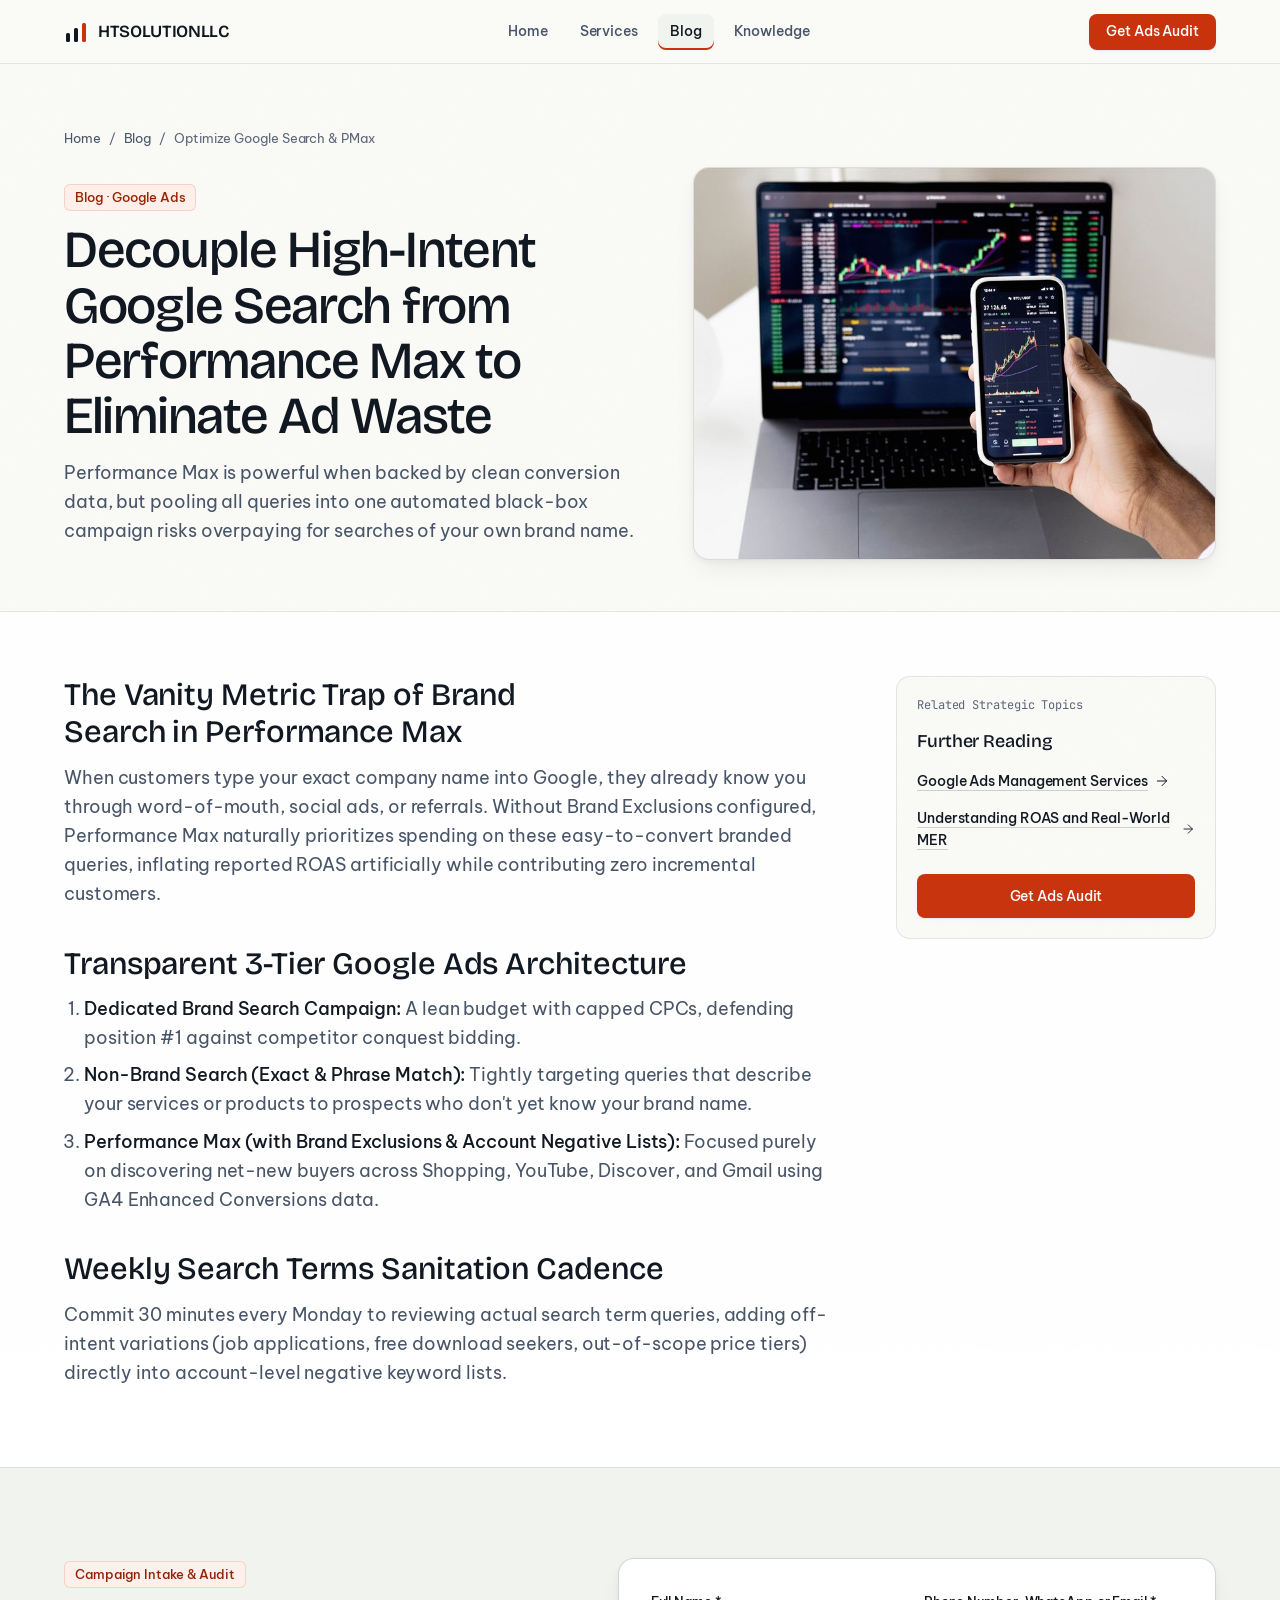
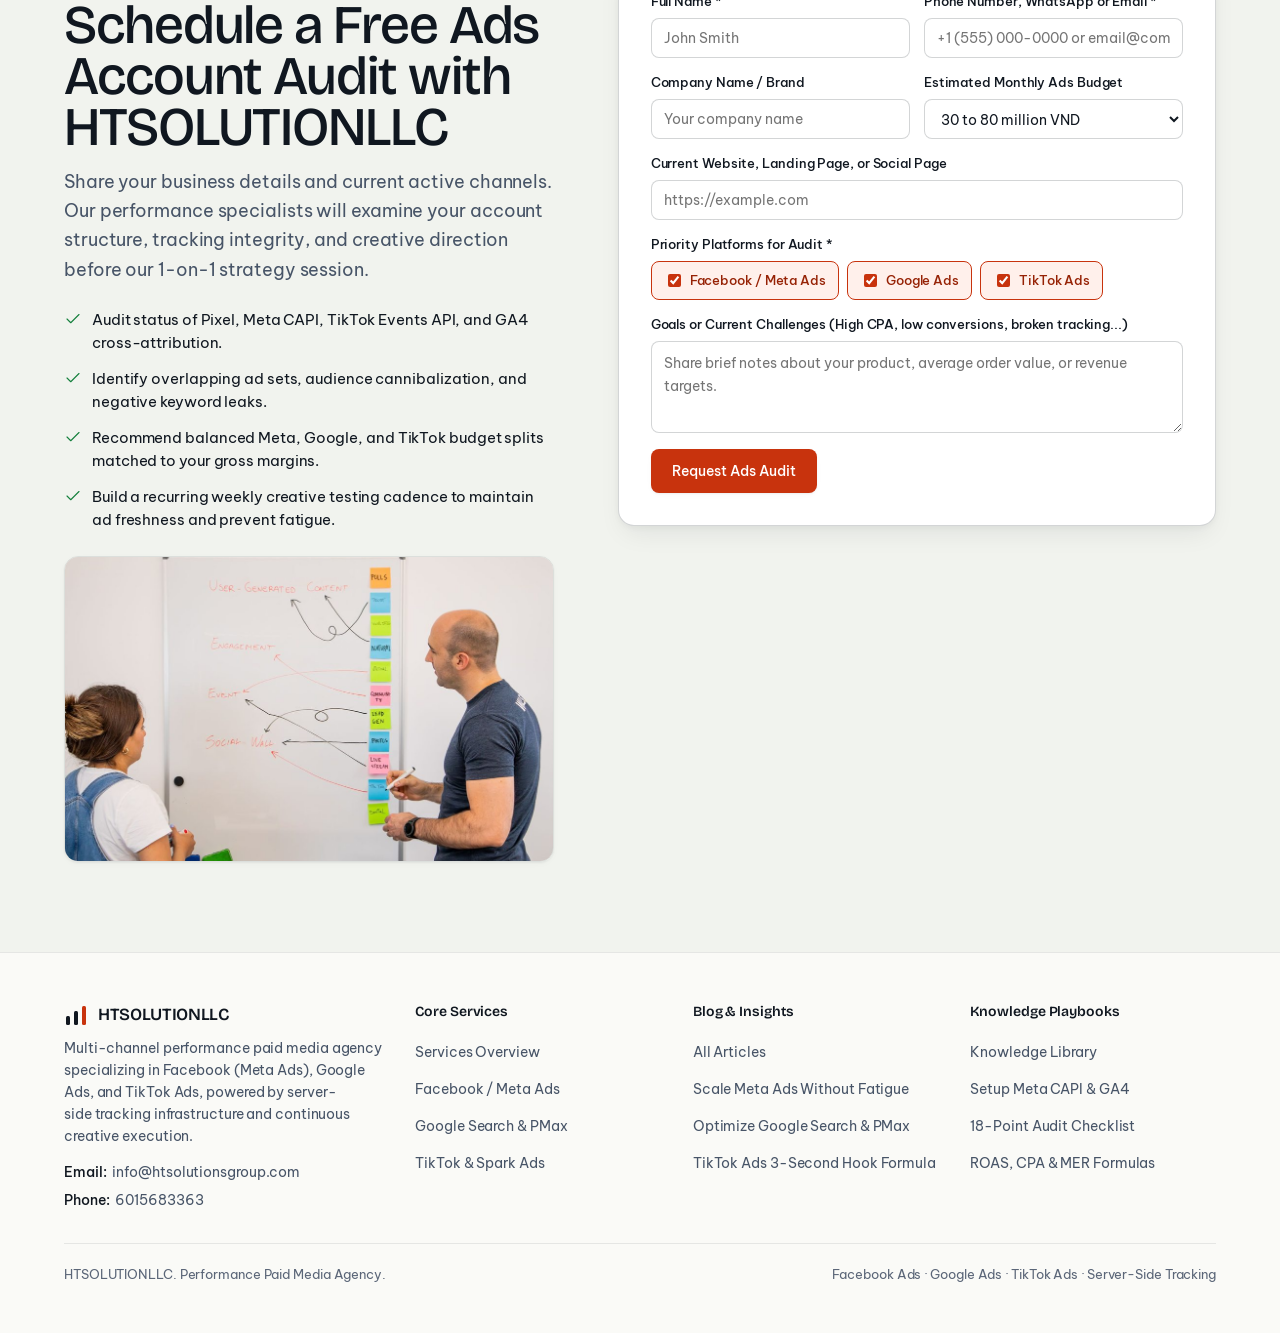
<file: blog/toi-uu-google-search-pmax-cho-doanh-nghiep/index.html>
<!doctype html>
<html lang="en" data-root="../..">
<head>
  <meta charset="utf-8">
  <meta name="viewport" content="width=device-width, initial-scale=1, viewport-fit=cover">
  <title>Decoupling Google Search from Performance Max | HTSOLUTIONLLC Blog</title>
  <meta name="description" content="How to isolate Brand Search, Non-Brand Exact Match, and Performance Max with controlled Brand Exclusions to eliminate Google Ads budget waste.">
  <link rel="icon" href="data:image/svg+xml,<svg xmlns='http://www.w3.org/2000/svg' viewBox='0 0 32 32'><rect width='32' height='32' rx='7' fill='%23FAFAF7'/><rect x='6' y='17' width='4' height='9' rx='1.5' fill='%23101720'/><rect x='14' y='11' width='4' height='15' rx='1.5' fill='%23101720'/><rect x='22' y='6' width='4' height='20' rx='1.5' fill='%23C8330D'/></svg>">
  <link rel="preconnect" href="https://fonts.googleapis.com">
  <link rel="preconnect" href="https://fonts.gstatic.com" crossorigin>
  <link href="https://fonts.googleapis.com/css2?family=Be+Vietnam+Pro:wght@400;500;600&family=Bricolage+Grotesque:wght@500;600&family=JetBrains+Mono:wght@400;500&display=swap" rel="stylesheet">
  <link rel="stylesheet" href="../../assets/css/scrollcraft.css">
  <link rel="stylesheet" href="../../assets/css/site.css">
</head>
<body>

<span data-sc-progress aria-hidden="true"></span>
<div class="sc-grain" aria-hidden="true"></div>

<header class="ht-nav">
  <div class="ht-nav__inner">
    <a class="ht-brand" href="../../index.html">
      <svg class="ht-brand__mark" viewBox="0 0 24 24" fill="none" aria-hidden="true">
        <rect x="2" y="13" width="4" height="9" rx="1.5" fill="#101720"/>
        <rect x="10" y="8" width="4" height="14" rx="1.5" fill="#101720"/>
        <rect x="18" y="3" width="4" height="19" rx="1.5" fill="#C8330D"/>
      </svg>
      <span>HTSOLUTIONLLC</span>
    </a>

    <nav aria-label="Main navigation">
      <ul class="ht-nav__links">
        <li><a class="ht-nav__link" href="../../index.html">Home</a></li>
        <li><a class="ht-nav__link" href="../../dich-vu/index.html">Services</a></li>
        <li><a class="ht-nav__link" href="../../blog/index.html" aria-current="page">Blog</a></li>
        <li><a class="ht-nav__link" href="../../knowledge/index.html">Knowledge</a></li>
      </ul>
    </nav>

    <div class="ht-nav__actions">
      <a class="ht-btn ht-btn--primary ht-btn--sm" href="#lead-form">Get Ads Audit</a>
      <button type="button" class="ht-nav__toggle" aria-label="Open navigation menu" aria-expanded="false" aria-controls="ht-mobile-drawer">
        <svg width="18" height="18" viewBox="0 0 24 24" fill="none" stroke="currentColor" stroke-width="1.5" stroke-linecap="round" stroke-linejoin="round" aria-hidden="true"><path d="M4 7h16"/><path d="M4 12h16"/><path d="M4 17h16"/></svg>
      </button>
    </div>
  </div>
</header>

<div id="ht-mobile-drawer" class="ht-mobile-drawer" aria-label="Mobile navigation">
  <ul class="ht-mobile-drawer__list">
    <li><a href="../../index.html">Home</a></li>
    <li><a href="../../dich-vu/index.html">Services</a></li>
    <li><a href="../../blog/index.html" aria-current="page">Blog</a></li>
    <li><a href="../../knowledge/index.html">Knowledge</a></li>
  </ul>
  <a class="ht-btn ht-btn--primary" style="width:100%" href="#lead-form">Get Ads Audit</a>
</div>
<main id="top">

  <section class="ht-sub-hero">
    <div class="sc-wrap">
      <nav class="ht-breadcrumbs" aria-label="Breadcrumb">
        <a href="../../index.html">Home</a><span>/</span>
        <a href="../../blog/index.html">Blog</a><span>/</span>
        <span>Optimize Google Search &amp; PMax</span>
      </nav>
      <div class="ht-sub-hero__grid">
        <div>
          <span class="ht-kicker">Blog · Google Ads</span>
          <h1>Decouple High-Intent Google Search from Performance Max to Eliminate Ad Waste</h1>
          <p class="sc-body">Performance Max is powerful when backed by clean conversion data, but pooling all queries into one automated black-box campaign risks overpaying for searches of your own brand name.</p>
        </div>
        <div class="ht-figure__frame"><img src="../../assets/images/blog-google-pmax.jpg" width="1000" height="632" alt="White desk setup with MacBook Pro and smartphone displaying synchronized performance charts"></div>
      </div>
    </div>
  </section>

  <section class="ht-article-wrap">
    <div class="sc-wrap ht-article-grid">
      <article class="ht-prose">
        <h2>The Vanity Metric Trap of Brand Search in Performance Max</h2>
        <p>
          When customers type your exact company name into Google, they already know you through word-of-mouth, social ads, or referrals. Without Brand Exclusions configured, Performance Max naturally prioritizes spending on these easy-to-convert branded queries, inflating reported ROAS artificially while contributing zero incremental customers.
        </p>

        <h2>Transparent 3-Tier Google Ads Architecture</h2>
        <ol>
          <li><strong>Dedicated Brand Search Campaign:</strong> A lean budget with capped CPCs, defending position #1 against competitor conquest bidding.</li>
          <li><strong>Non-Brand Search (Exact &amp; Phrase Match):</strong> Tightly targeting queries that describe your services or products to prospects who don't yet know your brand name.</li>
          <li><strong>Performance Max (with Brand Exclusions &amp; Account Negative Lists):</strong> Focused purely on discovering net-new buyers across Shopping, YouTube, Discover, and Gmail using GA4 Enhanced Conversions data.</li>
        </ol>

        <h2>Weekly Search Terms Sanitation Cadence</h2>
        <p>
          Commit 30 minutes every Monday to reviewing actual search term queries, adding off-intent variations (job applications, free download seekers, out-of-scope price tiers) directly into account-level negative keyword lists.
        </p>
      </article>

      <aside class="ht-sidebar-box">
        <span class="ht-meta">Related Strategic Topics</span>
        <h3 style="font-size:18px;">Further Reading</h3>
        <a class="ht-text-link" href="../../dich-vu/google-ads/index.html">Google Ads Management Services <svg width="16" height="16" viewBox="0 0 24 24" fill="none" stroke="currentColor" stroke-width="1.5" stroke-linecap="round" stroke-linejoin="round" aria-hidden="true"><path d="M5 12h14"/><path d="m12 5 7 7-7 7"/></svg></a>
        <a class="ht-text-link" href="../../knowledge/cong-thuc-tinh-roas-cpa-mer-truoc-khi-scale/index.html">Understanding ROAS and Real-World MER <svg width="16" height="16" viewBox="0 0 24 24" fill="none" stroke="currentColor" stroke-width="1.5" stroke-linecap="round" stroke-linejoin="round" aria-hidden="true"><path d="M5 12h14"/><path d="m12 5 7 7-7 7"/></svg></a>
        <a class="ht-btn ht-btn--primary" href="#lead-form" style="margin-top:8px;">Get Ads Audit</a>
      </aside>
    </div>
  </section>

<section id="lead-form" class="ht-lead-section">
  <div class="sc-wrap ht-lead-grid">
    <div data-sc-in>
      <span class="ht-kicker">Campaign Intake &amp; Audit</span>
      <h2 class="sc-display sc-display--md" style="margin-top:12px;">Schedule a Free Ads Account Audit with HTSOLUTIONLLC</h2>
      <p class="sc-body" style="margin-top:14px;">
        Share your business details and current active channels. Our performance specialists will examine your account structure, tracking integrity, and creative direction before our 1-on-1 strategy session.
      </p>

      <ul class="ht-lead-checklist">
        <li><svg width="18" height="18" viewBox="0 0 24 24" fill="none" stroke="currentColor" stroke-width="1.5" stroke-linecap="round" stroke-linejoin="round" aria-hidden="true"><path d="M20 6 9 17l-5-5"/></svg><span>Audit status of Pixel, Meta CAPI, TikTok Events API, and GA4 cross-attribution.</span></li>
        <li><svg width="18" height="18" viewBox="0 0 24 24" fill="none" stroke="currentColor" stroke-width="1.5" stroke-linecap="round" stroke-linejoin="round" aria-hidden="true"><path d="M20 6 9 17l-5-5"/></svg><span>Identify overlapping ad sets, audience cannibalization, and negative keyword leaks.</span></li>
        <li><svg width="18" height="18" viewBox="0 0 24 24" fill="none" stroke="currentColor" stroke-width="1.5" stroke-linecap="round" stroke-linejoin="round" aria-hidden="true"><path d="M20 6 9 17l-5-5"/></svg><span>Recommend balanced Meta, Google, and TikTok budget splits matched to your gross margins.</span></li>
        <li><svg width="18" height="18" viewBox="0 0 24 24" fill="none" stroke="currentColor" stroke-width="1.5" stroke-linecap="round" stroke-linejoin="round" aria-hidden="true"><path d="M20 6 9 17l-5-5"/></svg><span>Build a recurring weekly creative testing cadence to maintain ad freshness and prevent fatigue.</span></li>
      </ul>

      <figure class="ht-lead-photo" style="margin:0;">
        <img src="../../assets/images/strategy-whiteboard.jpg" width="1000" height="667" alt="Two strategists organizing content funnels and social media workflows using sticky notes on a whiteboard" loading="lazy">
      </figure>
    </div>

    <div class="ht-form-card" data-sc-in>
      <form id="ht-lead-form-el" action="#lead-form" method="POST" novalidate>
        <div class="ht-form-grid">
          <div class="ht-field">
            <label for="lead-name">Full Name *</label>
            <input class="ht-input" id="lead-name" name="name" type="text" autocomplete="name" required placeholder="John Smith">
          </div>
          <div class="ht-field">
            <label for="lead-contact">Phone Number, WhatsApp or Email *</label>
            <input class="ht-input" id="lead-contact" name="contact" type="text" required placeholder="+1 (555) 000-0000 or email@company.com">
          </div>
          <div class="ht-field">
            <label for="lead-company">Company Name / Brand</label>
            <input class="ht-input" id="lead-company" name="company" type="text" autocomplete="organization" placeholder="Your company name">
          </div>
          <div class="ht-field">
            <label for="lead-budget">Estimated Monthly Ads Budget</label>
            <select class="ht-select" id="lead-budget" name="budget">
              <option value="5-15">Under 15 million VND</option>
              <option value="15-30">15 to 30 million VND</option>
              <option value="30-80" selected>30 to 80 million VND</option>
              <option value="80-200">80 to 200 million VND</option>
              <option value="200+">Over 200 million VND</option>
            </select>
          </div>
          <div class="ht-field ht-form-full">
            <label for="lead-url">Current Website, Landing Page, or Social Page</label>
            <input class="ht-input" id="lead-url" name="url" type="url" placeholder="https://example.com">
          </div>
          <div class="ht-field ht-form-full">
            <label>Priority Platforms for Audit *</label>
            <div class="ht-check-group">
              <label class="ht-chip-check"><input type="checkbox" name="channels" value="meta" checked> Facebook / Meta Ads</label>
              <label class="ht-chip-check"><input type="checkbox" name="channels" value="google" checked> Google Ads</label>
              <label class="ht-chip-check"><input type="checkbox" name="channels" value="tiktok" checked> TikTok Ads</label>
            </div>
          </div>
          <div class="ht-field ht-form-full">
            <label for="lead-notes">Goals or Current Challenges (High CPA, low conversions, broken tracking...)</label>
            <textarea class="ht-textarea" id="lead-notes" name="notes" placeholder="Share brief notes about your product, average order value, or revenue targets."></textarea>
          </div>
        </div>

        <div class="ht-form-actions">
          <button type="submit" class="ht-btn ht-btn--primary">Request Ads Audit</button>
        </div>

        <div id="ht-lead-status" class="ht-form-status" role="status" aria-live="polite"></div>
      </form>
    </div>
  </div>
</section>
</main>

<footer class="ht-footer">
  <div class="sc-wrap">
    <div class="ht-footer__grid">
      <div>
        <div class="ht-brand" style="margin-bottom:10px;">
          <svg class="ht-brand__mark" viewBox="0 0 24 24" fill="none" aria-hidden="true">
            <rect x="2" y="13" width="4" height="9" rx="1.5" fill="#101720"/>
            <rect x="10" y="8" width="4" height="14" rx="1.5" fill="#101720"/>
            <rect x="18" y="3" width="4" height="19" rx="1.5" fill="#C8330D"/>
          </svg>
          <span>HTSOLUTIONLLC</span>
        </div>
        <p class="sc-body" style="font-size:13.5px;">
          Multi-channel performance paid media agency specializing in Facebook (Meta Ads), Google Ads, and TikTok Ads, powered by server-side tracking infrastructure and continuous creative execution.
        </p>
        <ul class="ht-footer__contact">
          <li><span>Email:</span> <a href="mailto:info@htsolutionsgroup.com">info@htsolutionsgroup.com</a></li>
          <li><span>Phone:</span> <a href="tel:6015683363">6015683363</a></li>
        </ul>
      </div>

      <div>
        <h4>Core Services</h4>
        <ul>
          <li><a href="../../dich-vu/index.html">Services Overview</a></li>
          <li><a href="../../dich-vu/facebook-ads/index.html">Facebook / Meta Ads</a></li>
          <li><a href="../../dich-vu/google-ads/index.html">Google Search &amp; PMax</a></li>
          <li><a href="../../dich-vu/tiktok-ads/index.html">TikTok &amp; Spark Ads</a></li>
        </ul>
      </div>

      <div>
        <h4>Blog &amp; Insights</h4>
        <ul>
          <li><a href="../../blog/index.html">All Articles</a></li>
          <li><a href="../../blog/scale-meta-ads-chong-bao-hoa-creative/index.html">Scale Meta Ads Without Fatigue</a></li>
          <li><a href="../../blog/toi-uu-google-search-pmax-cho-doanh-nghiep/index.html">Optimize Google Search &amp; PMax</a></li>
          <li><a href="../../blog/tiktok-ads-3-giay-hook-va-spark-ads/index.html">TikTok Ads 3-Second Hook Formula</a></li>
        </ul>
      </div>

      <div>
        <h4>Knowledge Playbooks</h4>
        <ul>
          <li><a href="../../knowledge/index.html">Knowledge Library</a></li>
          <li><a href="../../knowledge/huong-dan-meta-capi-va-ga4-server-side/index.html">Setup Meta CAPI &amp; GA4</a></li>
          <li><a href="../../knowledge/checklist-audit-tai-khoan-quang-cao-3-kenh/index.html">18-Point Audit Checklist</a></li>
          <li><a href="../../knowledge/cong-thuc-tinh-roas-cpa-mer-truoc-khi-scale/index.html">ROAS, CPA &amp; MER Formulas</a></li>
        </ul>
      </div>
    </div>

    <div class="ht-footer__bottom">
      <span>HTSOLUTIONLLC. Performance Paid Media Agency.</span>
      <span>Facebook Ads · Google Ads · TikTok Ads · Server-Side Tracking</span>
    </div>
  </div>
</footer>

<script src="../../assets/js/scrollcraft.js"></script>
<script src="../../assets/js/site.js"></script>
<script>ScrollCraft.mount(document.body);</script>
</body>
</html>
</file>
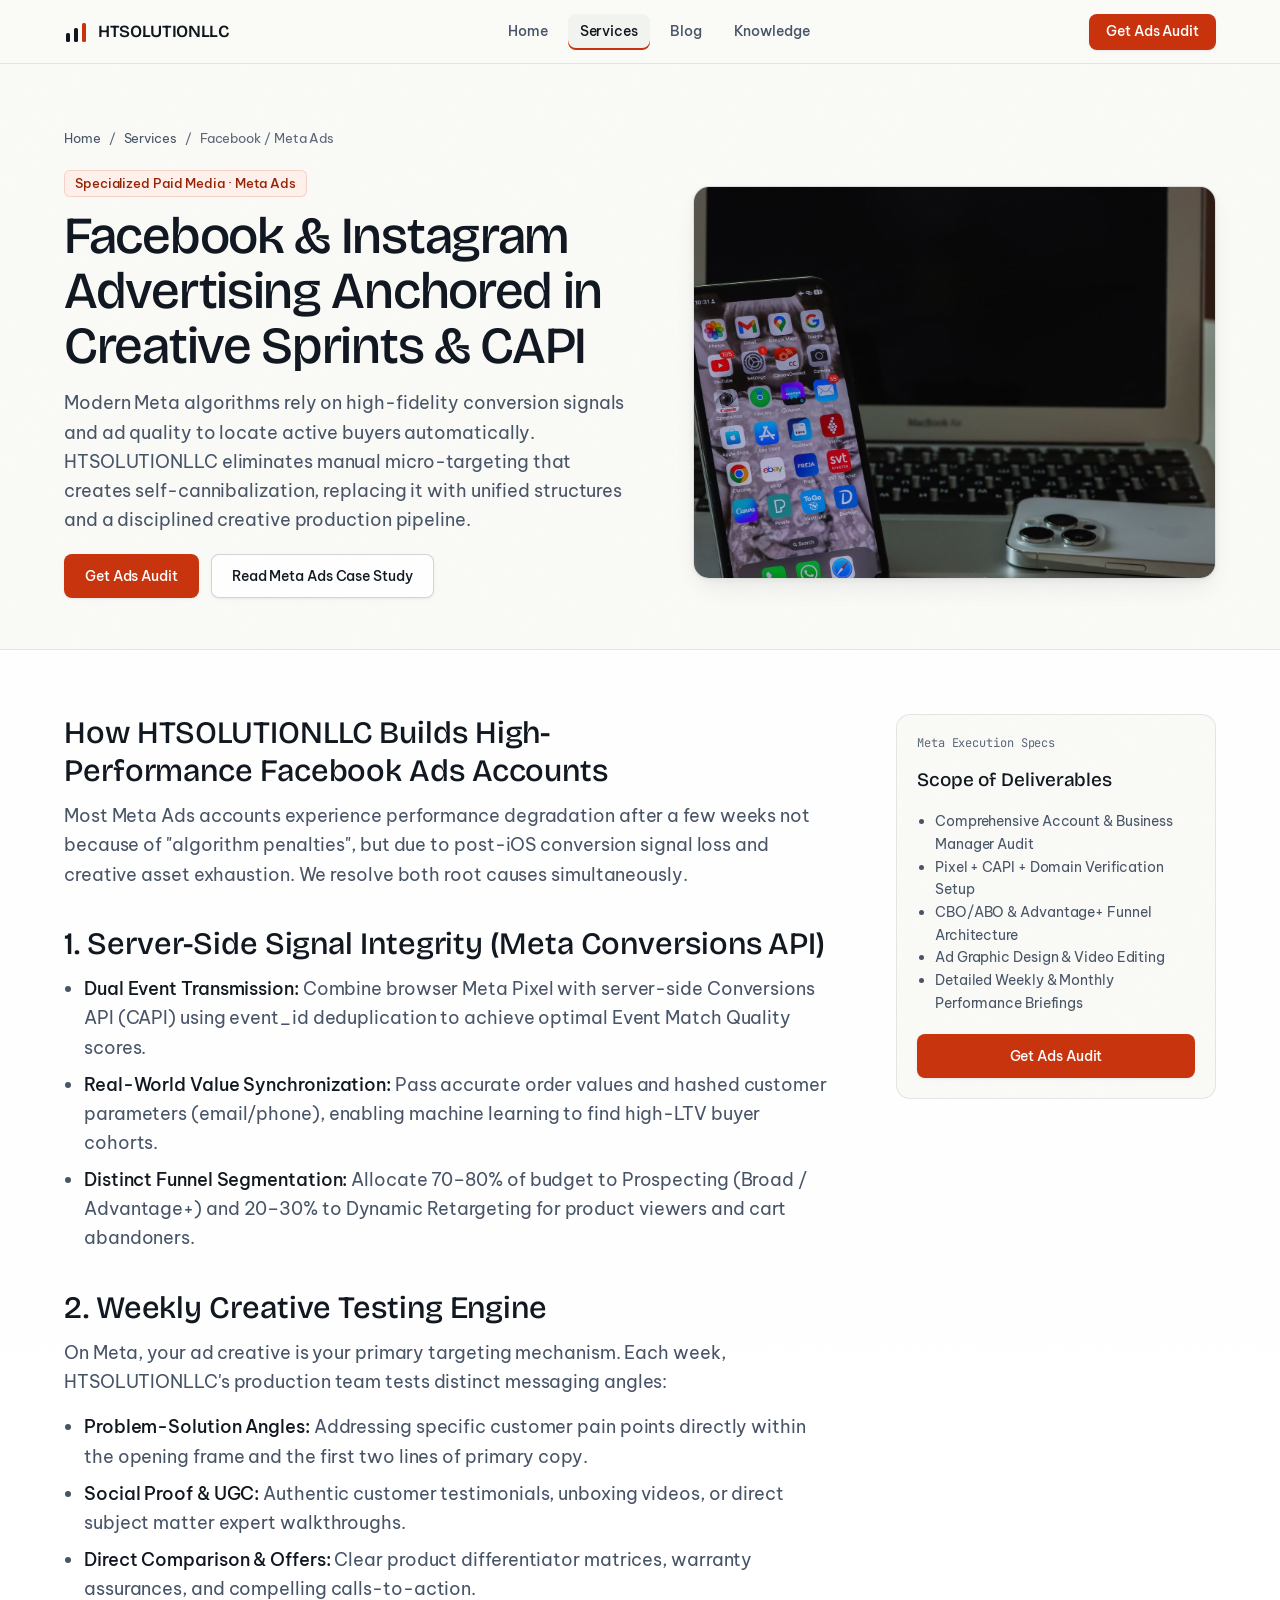
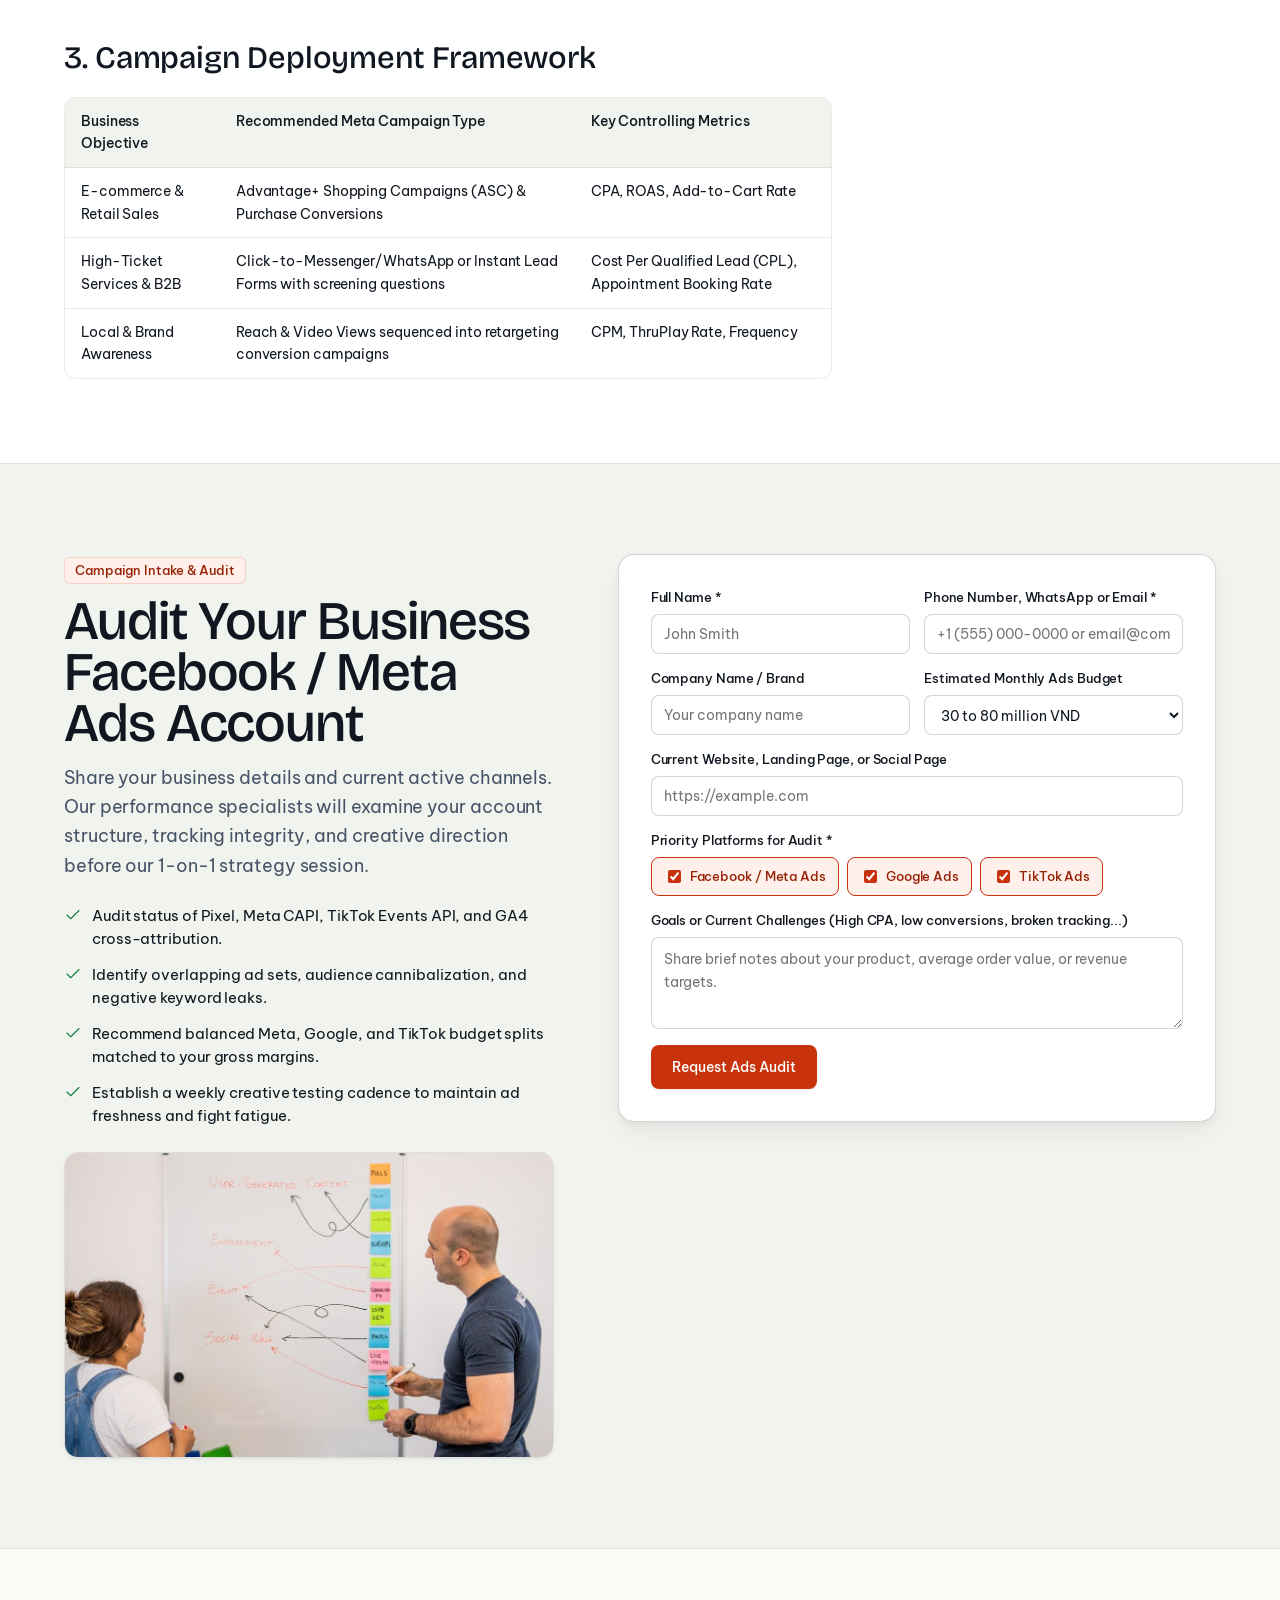
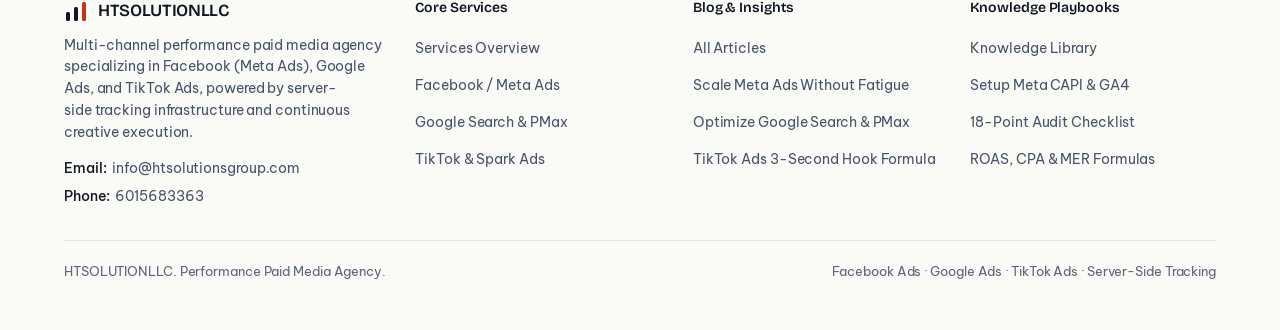
<file: dich-vu/facebook-ads/index.html>
<!doctype html>
<html lang="en" data-root="../..">
<head>
  <meta charset="utf-8">
  <meta name="viewport" content="width=device-width, initial-scale=1, viewport-fit=cover">
  <title>Facebook Ads &amp; Meta Ads Management Services | HTSOLUTIONLLC</title>
  <meta name="description" content="Systematic Meta Ads execution with Advantage+, server-side Conversions API (CAPI), and weekly creative testing sprints by HTSOLUTIONLLC.">
  <link rel="icon" href="data:image/svg+xml,<svg xmlns='http://www.w3.org/2000/svg' viewBox='0 0 32 32'><rect width='32' height='32' rx='7' fill='%23FAFAF7'/><rect x='6' y='17' width='4' height='9' rx='1.5' fill='%23101720'/><rect x='14' y='11' width='4' height='15' rx='1.5' fill='%23101720'/><rect x='22' y='6' width='4' height='20' rx='1.5' fill='%23C8330D'/></svg>">
  <link rel="preconnect" href="https://fonts.googleapis.com">
  <link rel="preconnect" href="https://fonts.gstatic.com" crossorigin>
  <link href="https://fonts.googleapis.com/css2?family=Be+Vietnam+Pro:wght@400;500;600&family=Bricolage+Grotesque:wght@500;600&family=JetBrains+Mono:wght@400;500&display=swap" rel="stylesheet">
  <link rel="stylesheet" href="../../assets/css/scrollcraft.css">
  <link rel="stylesheet" href="../../assets/css/site.css">
</head>
<body>

<span data-sc-progress aria-hidden="true"></span>
<div class="sc-grain" aria-hidden="true"></div>

<header class="ht-nav">
  <div class="ht-nav__inner">
    <a class="ht-brand" href="../../index.html">
      <svg class="ht-brand__mark" viewBox="0 0 24 24" fill="none" aria-hidden="true">
        <rect x="2" y="13" width="4" height="9" rx="1.5" fill="#101720"/>
        <rect x="10" y="8" width="4" height="14" rx="1.5" fill="#101720"/>
        <rect x="18" y="3" width="4" height="19" rx="1.5" fill="#C8330D"/>
      </svg>
      <span>HTSOLUTIONLLC</span>
    </a>

    <nav aria-label="Main navigation">
      <ul class="ht-nav__links">
        <li><a class="ht-nav__link" href="../../index.html">Home</a></li>
        <li><a class="ht-nav__link" href="../../dich-vu/index.html" aria-current="page">Services</a></li>
        <li><a class="ht-nav__link" href="../../blog/index.html">Blog</a></li>
        <li><a class="ht-nav__link" href="../../knowledge/index.html">Knowledge</a></li>
      </ul>
    </nav>

    <div class="ht-nav__actions">
      <a class="ht-btn ht-btn--primary ht-btn--sm" href="#lead-form">Get Ads Audit</a>
      <button type="button" class="ht-nav__toggle" aria-label="Open navigation menu" aria-expanded="false" aria-controls="ht-mobile-drawer">
        <svg width="18" height="18" viewBox="0 0 24 24" fill="none" stroke="currentColor" stroke-width="1.5" stroke-linecap="round" stroke-linejoin="round" aria-hidden="true"><path d="M4 7h16"/><path d="M4 12h16"/><path d="M4 17h16"/></svg>
      </button>
    </div>
  </div>
</header>

<div id="ht-mobile-drawer" class="ht-mobile-drawer" aria-label="Mobile navigation">
  <ul class="ht-mobile-drawer__list">
    <li><a href="../../index.html">Home</a></li>
    <li><a href="../../dich-vu/index.html" aria-current="page">Services</a></li>
    <li><a href="../../blog/index.html">Blog</a></li>
    <li><a href="../../knowledge/index.html">Knowledge</a></li>
  </ul>
  <a class="ht-btn ht-btn--primary" style="width:100%" href="#lead-form">Get Ads Audit</a>
</div>
<main id="top">

  <section class="ht-sub-hero">
    <div class="sc-wrap">
      <nav class="ht-breadcrumbs" aria-label="Breadcrumb">
        <a href="../../index.html">Home</a>
        <span>/</span>
        <a href="../../dich-vu/index.html">Services</a>
        <span>/</span>
        <span>Facebook / Meta Ads</span>
      </nav>
      <div class="ht-sub-hero__grid">
        <div>
          <span class="ht-kicker">Specialized Paid Media · Meta Ads</span>
          <h1>Facebook &amp; Instagram Advertising Anchored in Creative Sprints &amp; CAPI</h1>
          <p class="sc-body">
            Modern Meta algorithms rely on high-fidelity conversion signals and ad quality to locate active buyers automatically. HTSOLUTIONLLC eliminates manual micro-targeting that creates self-cannibalization, replacing it with unified structures and a disciplined creative production pipeline.
          </p>
          <div style="margin-top:20px; display:flex; gap:12px; flex-wrap:wrap;">
            <a class="ht-btn ht-btn--primary" href="#lead-form">Get Ads Audit</a>
            <a class="ht-btn ht-btn--secondary" href="../../blog/scale-meta-ads-chong-bao-hoa-creative/index.html">Read Meta Ads Case Study</a>
          </div>
        </div>
        <div class="ht-figure__frame">
          <img src="../../assets/images/service-meta.jpg" width="1600" height="1067" alt="Smartphone displaying social media and messaging apps resting on a laptop keyboard">
        </div>
      </div>
    </div>
  </section>

  <section class="ht-article-wrap">
    <div class="sc-wrap ht-article-grid">
      <article class="ht-prose">
        <h2>How HTSOLUTIONLLC Builds High-Performance Facebook Ads Accounts</h2>
        <p>
          Most Meta Ads accounts experience performance degradation after a few weeks not because of "algorithm penalties", but due to post-iOS conversion signal loss and creative asset exhaustion. We resolve both root causes simultaneously.
        </p>

        <h2>1. Server-Side Signal Integrity (Meta Conversions API)</h2>
        <ul>
          <li><strong>Dual Event Transmission:</strong> Combine browser Meta Pixel with server-side Conversions API (CAPI) using event_id deduplication to achieve optimal Event Match Quality scores.</li>
          <li><strong>Real-World Value Synchronization:</strong> Pass accurate order values and hashed customer parameters (email/phone), enabling machine learning to find high-LTV buyer cohorts.</li>
          <li><strong>Distinct Funnel Segmentation:</strong> Allocate 70–80% of budget to Prospecting (Broad / Advantage+) and 20–30% to Dynamic Retargeting for product viewers and cart abandoners.</li>
        </ul>

        <h2>2. Weekly Creative Testing Engine</h2>
        <p>
          On Meta, your ad creative is your primary targeting mechanism. Each week, HTSOLUTIONLLC's production team tests distinct messaging angles:
        </p>
        <ul>
          <li><strong>Problem-Solution Angles:</strong> Addressing specific customer pain points directly within the opening frame and the first two lines of primary copy.</li>
          <li><strong>Social Proof &amp; UGC:</strong> Authentic customer testimonials, unboxing videos, or direct subject matter expert walkthroughs.</li>
          <li><strong>Direct Comparison &amp; Offers:</strong> Clear product differentiator matrices, warranty assurances, and compelling calls-to-action.</li>
        </ul>

        <h2>3. Campaign Deployment Framework</h2>
        <div class="ht-table-wrap">
          <table class="ht-table">
            <thead>
              <tr>
                <th>Business Objective</th>
                <th>Recommended Meta Campaign Type</th>
                <th>Key Controlling Metrics</th>
              </tr>
            </thead>
            <tbody>
              <tr>
                <td>E-commerce &amp; Retail Sales</td>
                <td>Advantage+ Shopping Campaigns (ASC) &amp; Purchase Conversions</td>
                <td>CPA, ROAS, Add-to-Cart Rate</td>
              </tr>
              <tr>
                <td>High-Ticket Services &amp; B2B</td>
                <td>Click-to-Messenger/WhatsApp or Instant Lead Forms with screening questions</td>
                <td>Cost Per Qualified Lead (CPL), Appointment Booking Rate</td>
              </tr>
              <tr>
                <td>Local &amp; Brand Awareness</td>
                <td>Reach &amp; Video Views sequenced into retargeting conversion campaigns</td>
                <td>CPM, ThruPlay Rate, Frequency</td>
              </tr>
            </tbody>
          </table>
        </div>
      </article>

      <aside class="ht-sidebar-box">
        <span class="ht-meta">Meta Execution Specs</span>
        <h3 style="font-size:19px;">Scope of Deliverables</h3>
        <ul style="margin:0; padding-left:18px; font-size:14px; color:var(--sc-ink-soft);">
          <li>Comprehensive Account &amp; Business Manager Audit</li>
          <li>Pixel + CAPI + Domain Verification Setup</li>
          <li>CBO/ABO &amp; Advantage+ Funnel Architecture</li>
          <li>Ad Graphic Design &amp; Video Editing</li>
          <li>Detailed Weekly &amp; Monthly Performance Briefings</li>
        </ul>
        <a class="ht-btn ht-btn--primary" href="#lead-form" style="width:100%; margin-top:6px;">Get Ads Audit</a>
      </aside>
    </div>
  </section>

<section id="lead-form" class="ht-lead-section">
  <div class="sc-wrap ht-lead-grid">
    <div data-sc-in>
      <span class="ht-kicker">Campaign Intake &amp; Audit</span>
      <h2 class="sc-display sc-display--md" style="margin-top:12px;">Audit Your Business Facebook / Meta Ads Account</h2>
      <p class="sc-body" style="margin-top:14px;">
        Share your business details and current active channels. Our performance specialists will examine your account structure, tracking integrity, and creative direction before our 1-on-1 strategy session.
      </p>

      <ul class="ht-lead-checklist">
        <li><svg width="18" height="18" viewBox="0 0 24 24" fill="none" stroke="currentColor" stroke-width="1.5" stroke-linecap="round" stroke-linejoin="round" aria-hidden="true"><path d="M20 6 9 17l-5-5"/></svg><span>Audit status of Pixel, Meta CAPI, TikTok Events API, and GA4 cross-attribution.</span></li>
        <li><svg width="18" height="18" viewBox="0 0 24 24" fill="none" stroke="currentColor" stroke-width="1.5" stroke-linecap="round" stroke-linejoin="round" aria-hidden="true"><path d="M20 6 9 17l-5-5"/></svg><span>Identify overlapping ad sets, audience cannibalization, and negative keyword leaks.</span></li>
        <li><svg width="18" height="18" viewBox="0 0 24 24" fill="none" stroke="currentColor" stroke-width="1.5" stroke-linecap="round" stroke-linejoin="round" aria-hidden="true"><path d="M20 6 9 17l-5-5"/></svg><span>Recommend balanced Meta, Google, and TikTok budget splits matched to your gross margins.</span></li>
        <li><svg width="18" height="18" viewBox="0 0 24 24" fill="none" stroke="currentColor" stroke-width="1.5" stroke-linecap="round" stroke-linejoin="round" aria-hidden="true"><path d="M20 6 9 17l-5-5"/></svg><span>Establish a weekly creative testing cadence to maintain ad freshness and fight fatigue.</span></li>
      </ul>

      <figure class="ht-lead-photo" style="margin:0;">
        <img src="../../assets/images/strategy-whiteboard.jpg" width="1000" height="667" alt="Two strategists organizing content funnels and social media workflows using sticky notes on a whiteboard" loading="lazy">
      </figure>
    </div>

    <div class="ht-form-card" data-sc-in>
      <form id="ht-lead-form-el" action="#lead-form" method="POST" novalidate>
        <div class="ht-form-grid">
          <div class="ht-field">
            <label for="lead-name">Full Name *</label>
            <input class="ht-input" id="lead-name" name="name" type="text" autocomplete="name" required placeholder="John Smith">
          </div>
          <div class="ht-field">
            <label for="lead-contact">Phone Number, WhatsApp or Email *</label>
            <input class="ht-input" id="lead-contact" name="contact" type="text" required placeholder="+1 (555) 000-0000 or email@company.com">
          </div>
          <div class="ht-field">
            <label for="lead-company">Company Name / Brand</label>
            <input class="ht-input" id="lead-company" name="company" type="text" autocomplete="organization" placeholder="Your company name">
          </div>
          <div class="ht-field">
            <label for="lead-budget">Estimated Monthly Ads Budget</label>
            <select class="ht-select" id="lead-budget" name="budget">
              <option value="5-15">Under 15 million VND</option>
              <option value="15-30">15 to 30 million VND</option>
              <option value="30-80" selected>30 to 80 million VND</option>
              <option value="80-200">80 to 200 million VND</option>
              <option value="200+">Over 200 million VND</option>
            </select>
          </div>
          <div class="ht-field ht-form-full">
            <label for="lead-url">Current Website, Landing Page, or Social Page</label>
            <input class="ht-input" id="lead-url" name="url" type="url" placeholder="https://example.com">
          </div>
          <div class="ht-field ht-form-full">
            <label>Priority Platforms for Audit *</label>
            <div class="ht-check-group">
              <label class="ht-chip-check"><input type="checkbox" name="channels" value="meta" checked> Facebook / Meta Ads</label>
              <label class="ht-chip-check"><input type="checkbox" name="channels" value="google" checked> Google Ads</label>
              <label class="ht-chip-check"><input type="checkbox" name="channels" value="tiktok" checked> TikTok Ads</label>
            </div>
          </div>
          <div class="ht-field ht-form-full">
            <label for="lead-notes">Goals or Current Challenges (High CPA, low conversions, broken tracking...)</label>
            <textarea class="ht-textarea" id="lead-notes" name="notes" placeholder="Share brief notes about your product, average order value, or revenue targets."></textarea>
          </div>
        </div>

        <div class="ht-form-actions">
          <button type="submit" class="ht-btn ht-btn--primary">Request Ads Audit</button>
        </div>

        <div id="ht-lead-status" class="ht-form-status" role="status" aria-live="polite"></div>
      </form>
    </div>
  </div>
</section>
</main>

<footer class="ht-footer">
  <div class="sc-wrap">
    <div class="ht-footer__grid">
      <div>
        <div class="ht-brand" style="margin-bottom:10px;">
          <svg class="ht-brand__mark" viewBox="0 0 24 24" fill="none" aria-hidden="true">
            <rect x="2" y="13" width="4" height="9" rx="1.5" fill="#101720"/>
            <rect x="10" y="8" width="4" height="14" rx="1.5" fill="#101720"/>
            <rect x="18" y="3" width="4" height="19" rx="1.5" fill="#C8330D"/>
          </svg>
          <span>HTSOLUTIONLLC</span>
        </div>
        <p class="sc-body" style="font-size:13.5px;">
          Multi-channel performance paid media agency specializing in Facebook (Meta Ads), Google Ads, and TikTok Ads, powered by server-side tracking infrastructure and continuous creative execution.
        </p>
        <ul class="ht-footer__contact">
          <li><span>Email:</span> <a href="mailto:info@htsolutionsgroup.com">info@htsolutionsgroup.com</a></li>
          <li><span>Phone:</span> <a href="tel:6015683363">6015683363</a></li>
        </ul>
      </div>

      <div>
        <h4>Core Services</h4>
        <ul>
          <li><a href="../../dich-vu/index.html">Services Overview</a></li>
          <li><a href="../../dich-vu/facebook-ads/index.html">Facebook / Meta Ads</a></li>
          <li><a href="../../dich-vu/google-ads/index.html">Google Search &amp; PMax</a></li>
          <li><a href="../../dich-vu/tiktok-ads/index.html">TikTok &amp; Spark Ads</a></li>
        </ul>
      </div>

      <div>
        <h4>Blog &amp; Insights</h4>
        <ul>
          <li><a href="../../blog/index.html">All Articles</a></li>
          <li><a href="../../blog/scale-meta-ads-chong-bao-hoa-creative/index.html">Scale Meta Ads Without Fatigue</a></li>
          <li><a href="../../blog/toi-uu-google-search-pmax-cho-doanh-nghiep/index.html">Optimize Google Search &amp; PMax</a></li>
          <li><a href="../../blog/tiktok-ads-3-giay-hook-va-spark-ads/index.html">TikTok Ads 3-Second Hook Formula</a></li>
        </ul>
      </div>

      <div>
        <h4>Knowledge Playbooks</h4>
        <ul>
          <li><a href="../../knowledge/index.html">Knowledge Library</a></li>
          <li><a href="../../knowledge/huong-dan-meta-capi-va-ga4-server-side/index.html">Setup Meta CAPI &amp; GA4</a></li>
          <li><a href="../../knowledge/checklist-audit-tai-khoan-quang-cao-3-kenh/index.html">18-Point Audit Checklist</a></li>
          <li><a href="../../knowledge/cong-thuc-tinh-roas-cpa-mer-truoc-khi-scale/index.html">ROAS, CPA &amp; MER Formulas</a></li>
        </ul>
      </div>
    </div>

    <div class="ht-footer__bottom">
      <span>HTSOLUTIONLLC. Performance Paid Media Agency.</span>
      <span>Facebook Ads · Google Ads · TikTok Ads · Server-Side Tracking</span>
    </div>
  </div>
</footer>

<script src="../../assets/js/scrollcraft.js"></script>
<script src="../../assets/js/site.js"></script>
<script>ScrollCraft.mount(document.body);</script>
</body>
</html>
</file>
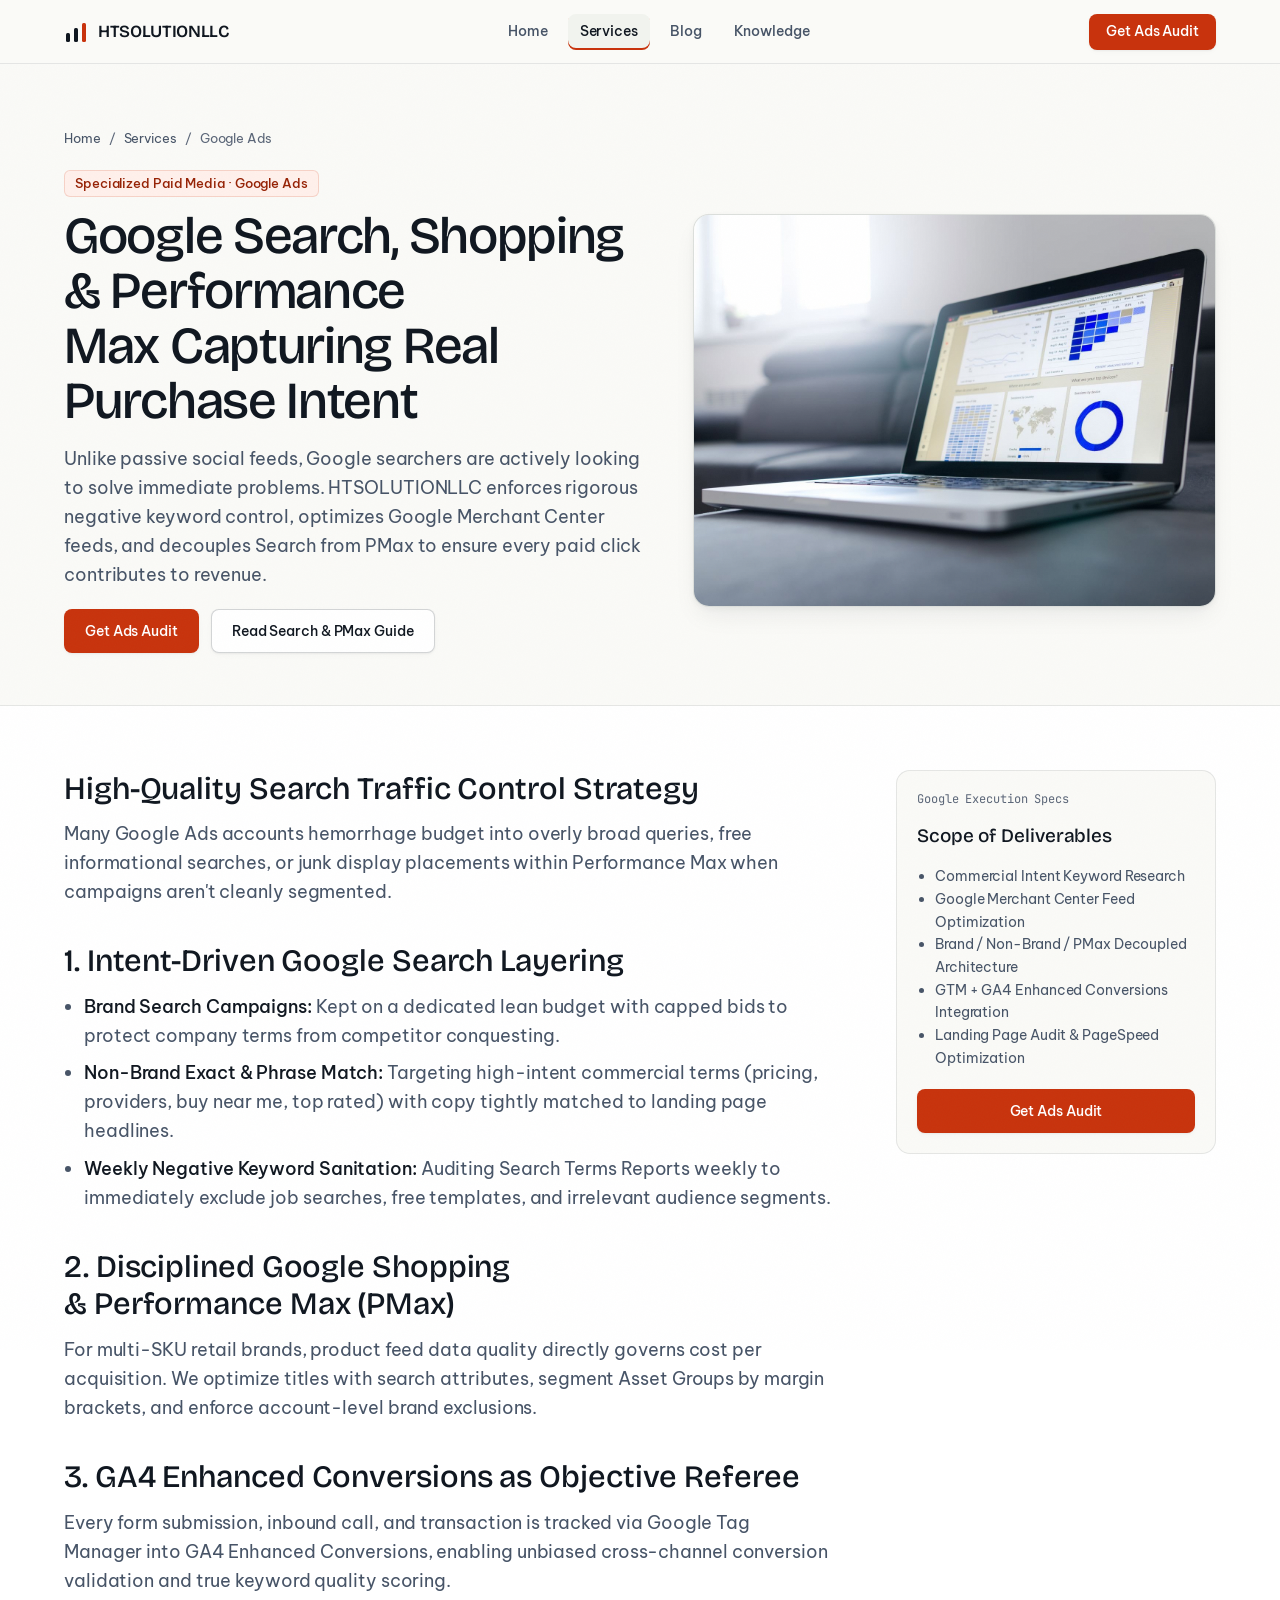
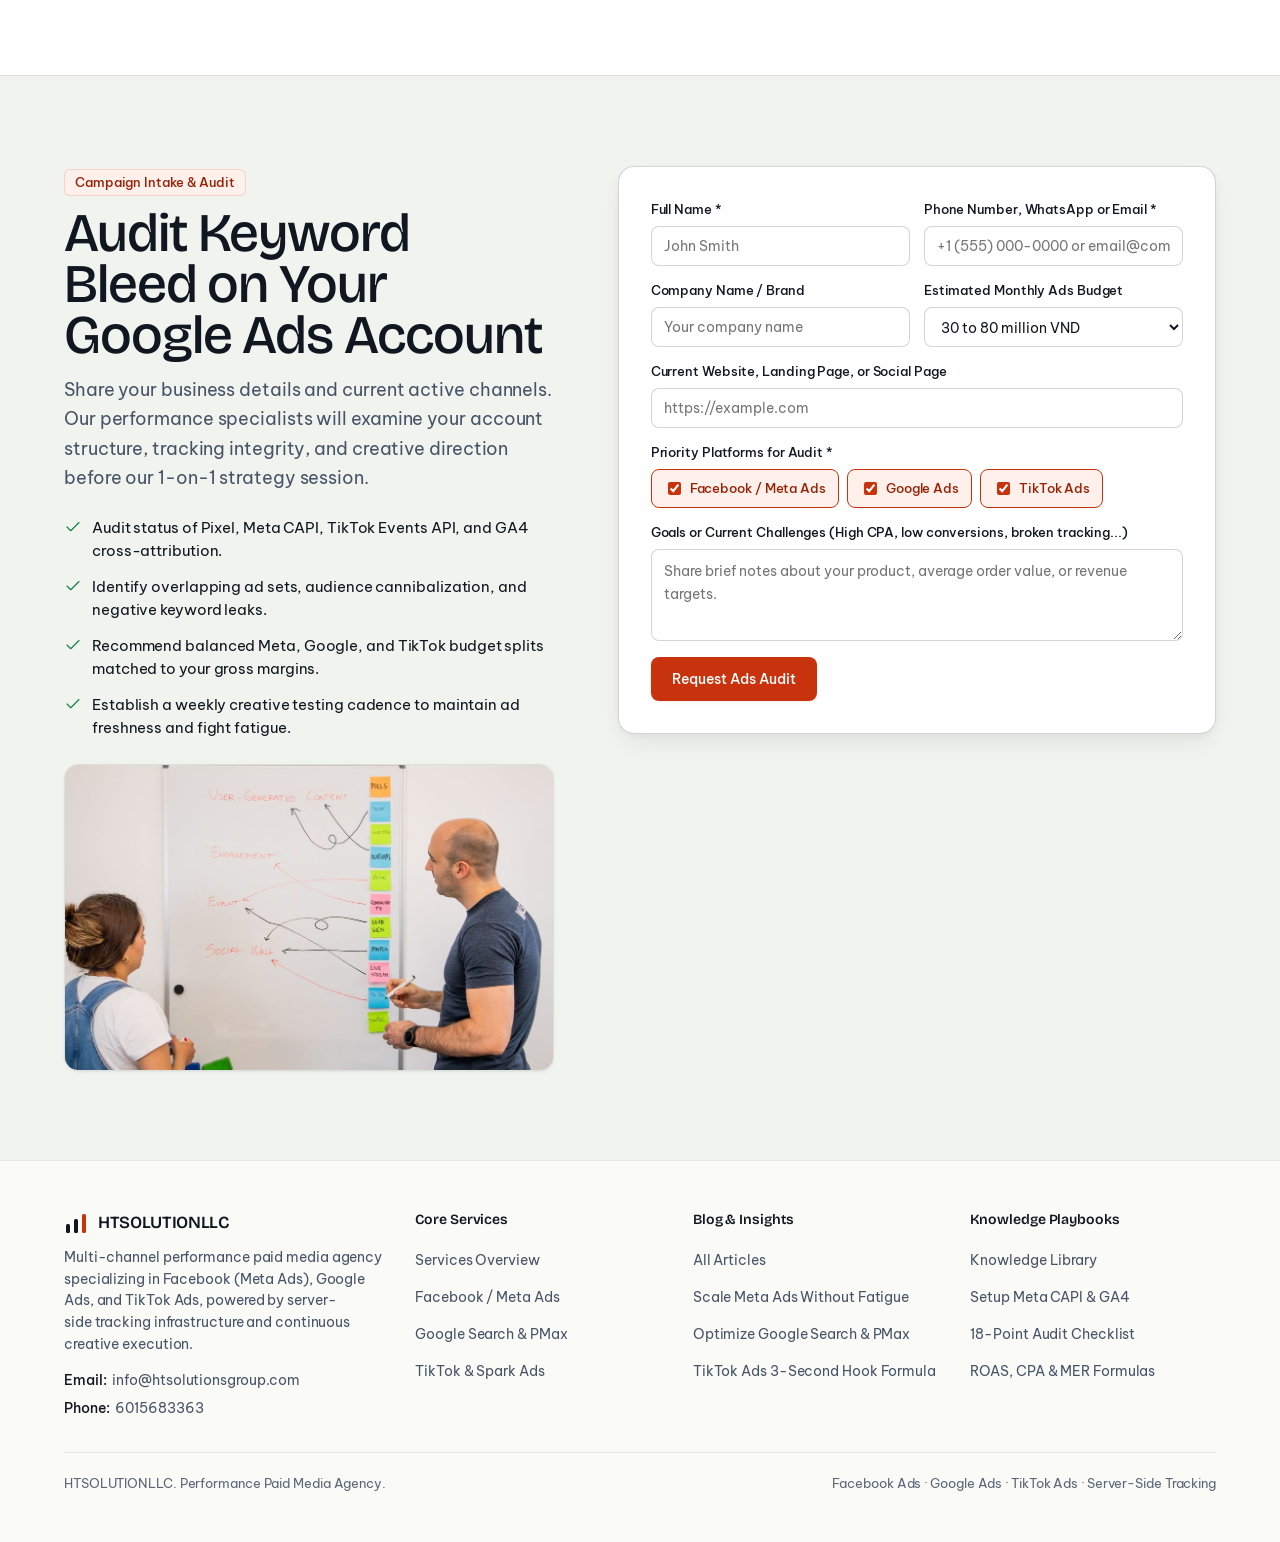
<file: dich-vu/google-ads/index.html>
<!doctype html>
<html lang="en" data-root="../..">
<head>
  <meta charset="utf-8">
  <meta name="viewport" content="width=device-width, initial-scale=1, viewport-fit=cover">
  <title>Google Ads Management Services (Search, Shopping, PMax) | HTSOLUTIONLLC</title>
  <meta name="description" content="Manage Google Search, Shopping, and Performance Max with negative keyword control, product feed optimization, and verified GA4 attribution.">
  <link rel="icon" href="data:image/svg+xml,<svg xmlns='http://www.w3.org/2000/svg' viewBox='0 0 32 32'><rect width='32' height='32' rx='7' fill='%23FAFAF7'/><rect x='6' y='17' width='4' height='9' rx='1.5' fill='%23101720'/><rect x='14' y='11' width='4' height='15' rx='1.5' fill='%23101720'/><rect x='22' y='6' width='4' height='20' rx='1.5' fill='%23C8330D'/></svg>">
  <link rel="preconnect" href="https://fonts.googleapis.com">
  <link rel="preconnect" href="https://fonts.gstatic.com" crossorigin>
  <link href="https://fonts.googleapis.com/css2?family=Be+Vietnam+Pro:wght@400;500;600&family=Bricolage+Grotesque:wght@500;600&family=JetBrains+Mono:wght@400;500&display=swap" rel="stylesheet">
  <link rel="stylesheet" href="../../assets/css/scrollcraft.css">
  <link rel="stylesheet" href="../../assets/css/site.css">
</head>
<body>

<span data-sc-progress aria-hidden="true"></span>
<div class="sc-grain" aria-hidden="true"></div>

<header class="ht-nav">
  <div class="ht-nav__inner">
    <a class="ht-brand" href="../../index.html">
      <svg class="ht-brand__mark" viewBox="0 0 24 24" fill="none" aria-hidden="true">
        <rect x="2" y="13" width="4" height="9" rx="1.5" fill="#101720"/>
        <rect x="10" y="8" width="4" height="14" rx="1.5" fill="#101720"/>
        <rect x="18" y="3" width="4" height="19" rx="1.5" fill="#C8330D"/>
      </svg>
      <span>HTSOLUTIONLLC</span>
    </a>

    <nav aria-label="Main navigation">
      <ul class="ht-nav__links">
        <li><a class="ht-nav__link" href="../../index.html">Home</a></li>
        <li><a class="ht-nav__link" href="../../dich-vu/index.html" aria-current="page">Services</a></li>
        <li><a class="ht-nav__link" href="../../blog/index.html">Blog</a></li>
        <li><a class="ht-nav__link" href="../../knowledge/index.html">Knowledge</a></li>
      </ul>
    </nav>

    <div class="ht-nav__actions">
      <a class="ht-btn ht-btn--primary ht-btn--sm" href="#lead-form">Get Ads Audit</a>
      <button type="button" class="ht-nav__toggle" aria-label="Open navigation menu" aria-expanded="false" aria-controls="ht-mobile-drawer">
        <svg width="18" height="18" viewBox="0 0 24 24" fill="none" stroke="currentColor" stroke-width="1.5" stroke-linecap="round" stroke-linejoin="round" aria-hidden="true"><path d="M4 7h16"/><path d="M4 12h16"/><path d="M4 17h16"/></svg>
      </button>
    </div>
  </div>
</header>

<div id="ht-mobile-drawer" class="ht-mobile-drawer" aria-label="Mobile navigation">
  <ul class="ht-mobile-drawer__list">
    <li><a href="../../index.html">Home</a></li>
    <li><a href="../../dich-vu/index.html" aria-current="page">Services</a></li>
    <li><a href="../../blog/index.html">Blog</a></li>
    <li><a href="../../knowledge/index.html">Knowledge</a></li>
  </ul>
  <a class="ht-btn ht-btn--primary" style="width:100%" href="#lead-form">Get Ads Audit</a>
</div>
<main id="top">

  <section class="ht-sub-hero">
    <div class="sc-wrap">
      <nav class="ht-breadcrumbs" aria-label="Breadcrumb">
        <a href="../../index.html">Home</a>
        <span>/</span>
        <a href="../../dich-vu/index.html">Services</a>
        <span>/</span>
        <span>Google Ads</span>
      </nav>
      <div class="ht-sub-hero__grid">
        <div>
          <span class="ht-kicker">Specialized Paid Media · Google Ads</span>
          <h1>Google Search, Shopping &amp; Performance Max Capturing Real Purchase Intent</h1>
          <p class="sc-body">
            Unlike passive social feeds, Google searchers are actively looking to solve immediate problems. HTSOLUTIONLLC enforces rigorous negative keyword control, optimizes Google Merchant Center feeds, and decouples Search from PMax to ensure every paid click contributes to revenue.
          </p>
          <div style="margin-top:20px; display:flex; gap:12px; flex-wrap:wrap;">
            <a class="ht-btn ht-btn--primary" href="#lead-form">Get Ads Audit</a>
            <a class="ht-btn ht-btn--secondary" href="../../blog/toi-uu-google-search-pmax-cho-doanh-nghiep/index.html">Read Search &amp; PMax Guide</a>
          </div>
        </div>
        <div class="ht-figure__frame">
          <img src="../../assets/images/service-google.jpg" width="1600" height="1060" alt="Laptop displaying line charts, geographic heatmaps, and pie charts on Google Analytics">
        </div>
      </div>
    </div>
  </section>

  <section class="ht-article-wrap">
    <div class="sc-wrap ht-article-grid">
      <article class="ht-prose">
        <h2>High-Quality Search Traffic Control Strategy</h2>
        <p>
          Many Google Ads accounts hemorrhage budget into overly broad queries, free informational searches, or junk display placements within Performance Max when campaigns aren't cleanly segmented.
        </p>

        <h2>1. Intent-Driven Google Search Layering</h2>
        <ul>
          <li><strong>Brand Search Campaigns:</strong> Kept on a dedicated lean budget with capped bids to protect company terms from competitor conquesting.</li>
          <li><strong>Non-Brand Exact &amp; Phrase Match:</strong> Targeting high-intent commercial terms (pricing, providers, buy near me, top rated) with copy tightly matched to landing page headlines.</li>
          <li><strong>Weekly Negative Keyword Sanitation:</strong> Auditing Search Terms Reports weekly to immediately exclude job searches, free templates, and irrelevant audience segments.</li>
        </ul>

        <h2>2. Disciplined Google Shopping &amp; Performance Max (PMax)</h2>
        <p>
          For multi-SKU retail brands, product feed data quality directly governs cost per acquisition. We optimize titles with search attributes, segment Asset Groups by margin brackets, and enforce account-level brand exclusions.
        </p>

        <h2>3. GA4 Enhanced Conversions as Objective Referee</h2>
        <p>
          Every form submission, inbound call, and transaction is tracked via Google Tag Manager into GA4 Enhanced Conversions, enabling unbiased cross-channel conversion validation and true keyword quality scoring.
        </p>
      </article>

      <aside class="ht-sidebar-box">
        <span class="ht-meta">Google Execution Specs</span>
        <h3 style="font-size:19px;">Scope of Deliverables</h3>
        <ul style="margin:0; padding-left:18px; font-size:14px; color:var(--sc-ink-soft);">
          <li>Commercial Intent Keyword Research</li>
          <li>Google Merchant Center Feed Optimization</li>
          <li>Brand / Non-Brand / PMax Decoupled Architecture</li>
          <li>GTM + GA4 Enhanced Conversions Integration</li>
          <li>Landing Page Audit &amp; PageSpeed Optimization</li>
        </ul>
        <a class="ht-btn ht-btn--primary" href="#lead-form" style="width:100%; margin-top:6px;">Get Ads Audit</a>
      </aside>
    </div>
  </section>

<section id="lead-form" class="ht-lead-section">
  <div class="sc-wrap ht-lead-grid">
    <div data-sc-in>
      <span class="ht-kicker">Campaign Intake &amp; Audit</span>
      <h2 class="sc-display sc-display--md" style="margin-top:12px;">Audit Keyword Bleed on Your Google Ads Account</h2>
      <p class="sc-body" style="margin-top:14px;">
        Share your business details and current active channels. Our performance specialists will examine your account structure, tracking integrity, and creative direction before our 1-on-1 strategy session.
      </p>

      <ul class="ht-lead-checklist">
        <li><svg width="18" height="18" viewBox="0 0 24 24" fill="none" stroke="currentColor" stroke-width="1.5" stroke-linecap="round" stroke-linejoin="round" aria-hidden="true"><path d="M20 6 9 17l-5-5"/></svg><span>Audit status of Pixel, Meta CAPI, TikTok Events API, and GA4 cross-attribution.</span></li>
        <li><svg width="18" height="18" viewBox="0 0 24 24" fill="none" stroke="currentColor" stroke-width="1.5" stroke-linecap="round" stroke-linejoin="round" aria-hidden="true"><path d="M20 6 9 17l-5-5"/></svg><span>Identify overlapping ad sets, audience cannibalization, and negative keyword leaks.</span></li>
        <li><svg width="18" height="18" viewBox="0 0 24 24" fill="none" stroke="currentColor" stroke-width="1.5" stroke-linecap="round" stroke-linejoin="round" aria-hidden="true"><path d="M20 6 9 17l-5-5"/></svg><span>Recommend balanced Meta, Google, and TikTok budget splits matched to your gross margins.</span></li>
        <li><svg width="18" height="18" viewBox="0 0 24 24" fill="none" stroke="currentColor" stroke-width="1.5" stroke-linecap="round" stroke-linejoin="round" aria-hidden="true"><path d="M20 6 9 17l-5-5"/></svg><span>Establish a weekly creative testing cadence to maintain ad freshness and fight fatigue.</span></li>
      </ul>

      <figure class="ht-lead-photo" style="margin:0;">
        <img src="../../assets/images/strategy-whiteboard.jpg" width="1000" height="667" alt="Two strategists organizing content funnels and social media workflows using sticky notes on a whiteboard" loading="lazy">
      </figure>
    </div>

    <div class="ht-form-card" data-sc-in>
      <form id="ht-lead-form-el" action="#lead-form" method="POST" novalidate>
        <div class="ht-form-grid">
          <div class="ht-field">
            <label for="lead-name">Full Name *</label>
            <input class="ht-input" id="lead-name" name="name" type="text" autocomplete="name" required placeholder="John Smith">
          </div>
          <div class="ht-field">
            <label for="lead-contact">Phone Number, WhatsApp or Email *</label>
            <input class="ht-input" id="lead-contact" name="contact" type="text" required placeholder="+1 (555) 000-0000 or email@company.com">
          </div>
          <div class="ht-field">
            <label for="lead-company">Company Name / Brand</label>
            <input class="ht-input" id="lead-company" name="company" type="text" autocomplete="organization" placeholder="Your company name">
          </div>
          <div class="ht-field">
            <label for="lead-budget">Estimated Monthly Ads Budget</label>
            <select class="ht-select" id="lead-budget" name="budget">
              <option value="5-15">Under 15 million VND</option>
              <option value="15-30">15 to 30 million VND</option>
              <option value="30-80" selected>30 to 80 million VND</option>
              <option value="80-200">80 to 200 million VND</option>
              <option value="200+">Over 200 million VND</option>
            </select>
          </div>
          <div class="ht-field ht-form-full">
            <label for="lead-url">Current Website, Landing Page, or Social Page</label>
            <input class="ht-input" id="lead-url" name="url" type="url" placeholder="https://example.com">
          </div>
          <div class="ht-field ht-form-full">
            <label>Priority Platforms for Audit *</label>
            <div class="ht-check-group">
              <label class="ht-chip-check"><input type="checkbox" name="channels" value="meta" checked> Facebook / Meta Ads</label>
              <label class="ht-chip-check"><input type="checkbox" name="channels" value="google" checked> Google Ads</label>
              <label class="ht-chip-check"><input type="checkbox" name="channels" value="tiktok" checked> TikTok Ads</label>
            </div>
          </div>
          <div class="ht-field ht-form-full">
            <label for="lead-notes">Goals or Current Challenges (High CPA, low conversions, broken tracking...)</label>
            <textarea class="ht-textarea" id="lead-notes" name="notes" placeholder="Share brief notes about your product, average order value, or revenue targets."></textarea>
          </div>
        </div>

        <div class="ht-form-actions">
          <button type="submit" class="ht-btn ht-btn--primary">Request Ads Audit</button>
        </div>

        <div id="ht-lead-status" class="ht-form-status" role="status" aria-live="polite"></div>
      </form>
    </div>
  </div>
</section>
</main>

<footer class="ht-footer">
  <div class="sc-wrap">
    <div class="ht-footer__grid">
      <div>
        <div class="ht-brand" style="margin-bottom:10px;">
          <svg class="ht-brand__mark" viewBox="0 0 24 24" fill="none" aria-hidden="true">
            <rect x="2" y="13" width="4" height="9" rx="1.5" fill="#101720"/>
            <rect x="10" y="8" width="4" height="14" rx="1.5" fill="#101720"/>
            <rect x="18" y="3" width="4" height="19" rx="1.5" fill="#C8330D"/>
          </svg>
          <span>HTSOLUTIONLLC</span>
        </div>
        <p class="sc-body" style="font-size:13.5px;">
          Multi-channel performance paid media agency specializing in Facebook (Meta Ads), Google Ads, and TikTok Ads, powered by server-side tracking infrastructure and continuous creative execution.
        </p>
        <ul class="ht-footer__contact">
          <li><span>Email:</span> <a href="mailto:info@htsolutionsgroup.com">info@htsolutionsgroup.com</a></li>
          <li><span>Phone:</span> <a href="tel:6015683363">6015683363</a></li>
        </ul>
      </div>

      <div>
        <h4>Core Services</h4>
        <ul>
          <li><a href="../../dich-vu/index.html">Services Overview</a></li>
          <li><a href="../../dich-vu/facebook-ads/index.html">Facebook / Meta Ads</a></li>
          <li><a href="../../dich-vu/google-ads/index.html">Google Search &amp; PMax</a></li>
          <li><a href="../../dich-vu/tiktok-ads/index.html">TikTok &amp; Spark Ads</a></li>
        </ul>
      </div>

      <div>
        <h4>Blog &amp; Insights</h4>
        <ul>
          <li><a href="../../blog/index.html">All Articles</a></li>
          <li><a href="../../blog/scale-meta-ads-chong-bao-hoa-creative/index.html">Scale Meta Ads Without Fatigue</a></li>
          <li><a href="../../blog/toi-uu-google-search-pmax-cho-doanh-nghiep/index.html">Optimize Google Search &amp; PMax</a></li>
          <li><a href="../../blog/tiktok-ads-3-giay-hook-va-spark-ads/index.html">TikTok Ads 3-Second Hook Formula</a></li>
        </ul>
      </div>

      <div>
        <h4>Knowledge Playbooks</h4>
        <ul>
          <li><a href="../../knowledge/index.html">Knowledge Library</a></li>
          <li><a href="../../knowledge/huong-dan-meta-capi-va-ga4-server-side/index.html">Setup Meta CAPI &amp; GA4</a></li>
          <li><a href="../../knowledge/checklist-audit-tai-khoan-quang-cao-3-kenh/index.html">18-Point Audit Checklist</a></li>
          <li><a href="../../knowledge/cong-thuc-tinh-roas-cpa-mer-truoc-khi-scale/index.html">ROAS, CPA &amp; MER Formulas</a></li>
        </ul>
      </div>
    </div>

    <div class="ht-footer__bottom">
      <span>HTSOLUTIONLLC. Performance Paid Media Agency.</span>
      <span>Facebook Ads · Google Ads · TikTok Ads · Server-Side Tracking</span>
    </div>
  </div>
</footer>

<script src="../../assets/js/scrollcraft.js"></script>
<script src="../../assets/js/site.js"></script>
<script>ScrollCraft.mount(document.body);</script>
</body>
</html>
</file>
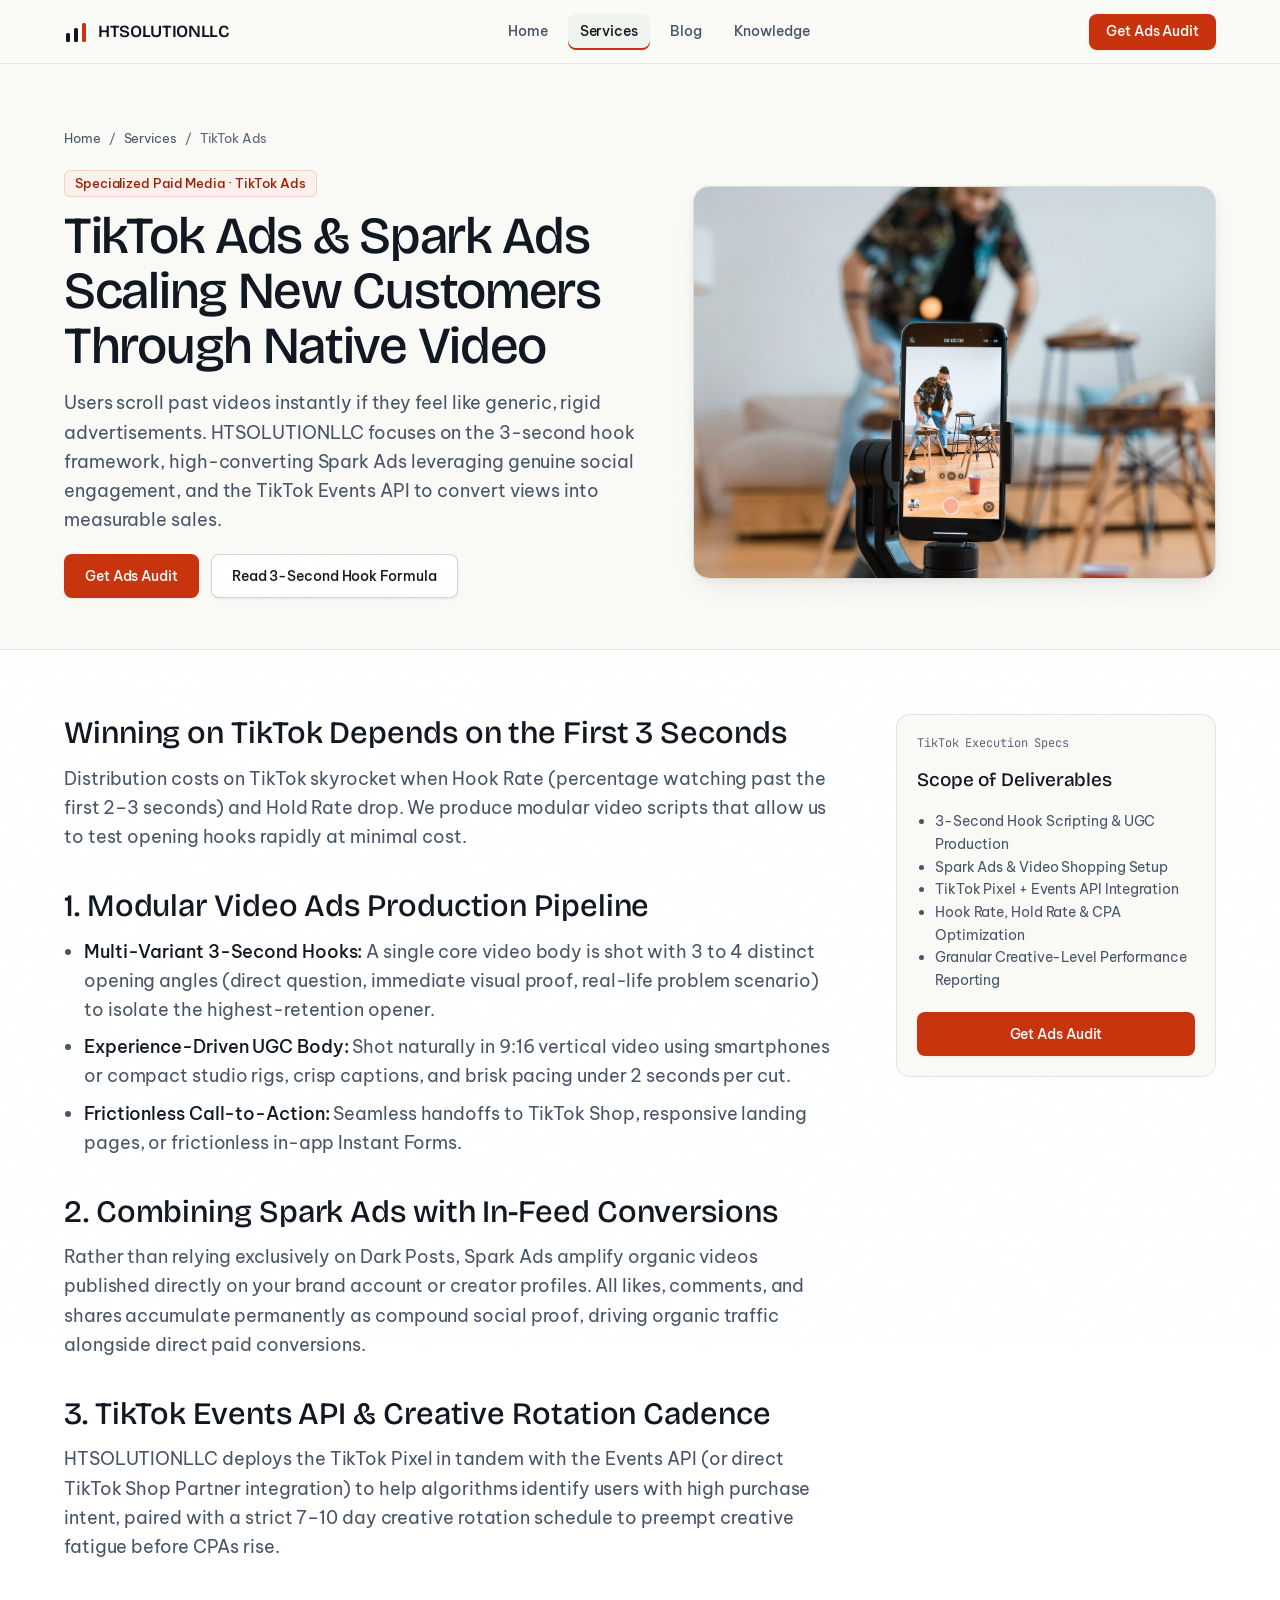
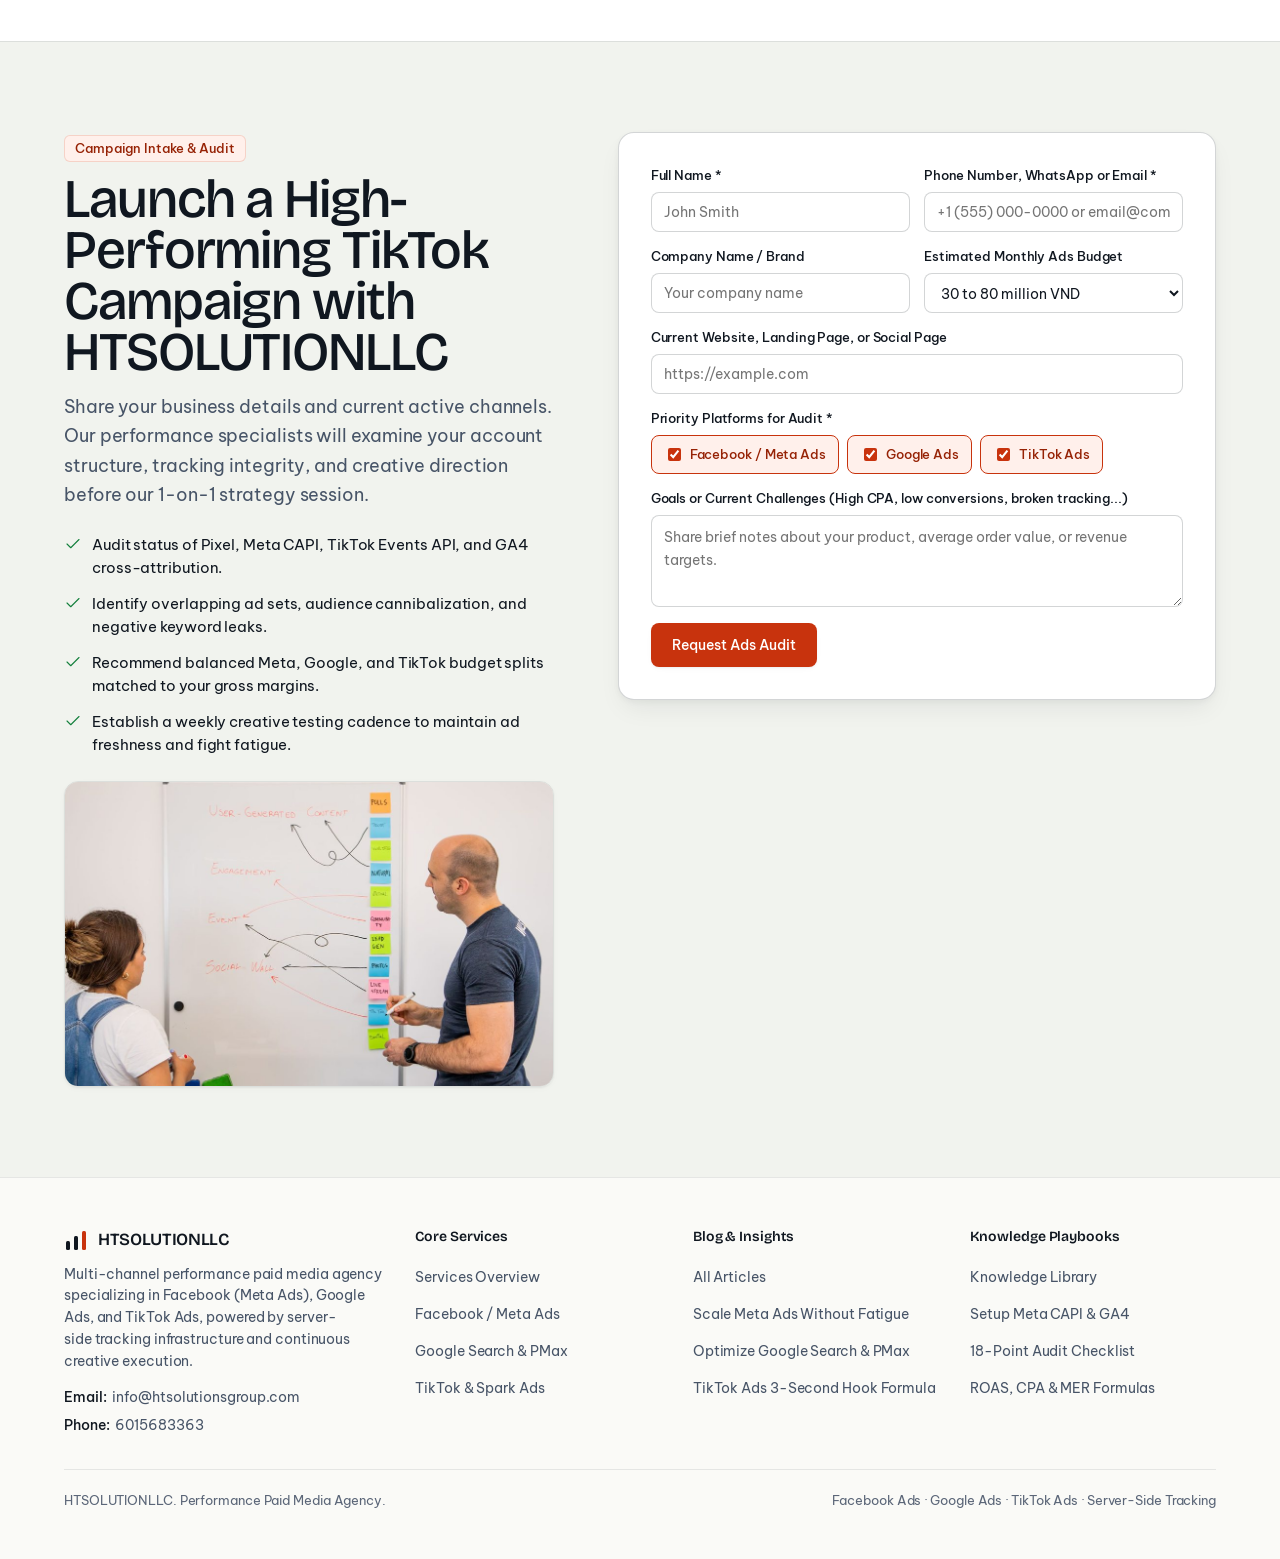
<file: dich-vu/tiktok-ads/index.html>
<!doctype html>
<html lang="en" data-root="../..">
<head>
  <meta charset="utf-8">
  <meta name="viewport" content="width=device-width, initial-scale=1, viewport-fit=cover">
  <title>TikTok Ads &amp; Spark Ads Management Services | HTSOLUTIONLLC</title>
  <meta name="description" content="Deploy high-performing TikTok Ads, Spark Ads, and TikTok Shop campaigns powered by 3-second hook frameworks and Events API integration by HTSOLUTIONLLC.">
  <link rel="icon" href="data:image/svg+xml,<svg xmlns='http://www.w3.org/2000/svg' viewBox='0 0 32 32'><rect width='32' height='32' rx='7' fill='%23FAFAF7'/><rect x='6' y='17' width='4' height='9' rx='1.5' fill='%23101720'/><rect x='14' y='11' width='4' height='15' rx='1.5' fill='%23101720'/><rect x='22' y='6' width='4' height='20' rx='1.5' fill='%23C8330D'/></svg>">
  <link rel="preconnect" href="https://fonts.googleapis.com">
  <link rel="preconnect" href="https://fonts.gstatic.com" crossorigin>
  <link href="https://fonts.googleapis.com/css2?family=Be+Vietnam+Pro:wght@400;500;600&family=Bricolage+Grotesque:wght@500;600&family=JetBrains+Mono:wght@400;500&display=swap" rel="stylesheet">
  <link rel="stylesheet" href="../../assets/css/scrollcraft.css">
  <link rel="stylesheet" href="../../assets/css/site.css">
</head>
<body>

<span data-sc-progress aria-hidden="true"></span>
<div class="sc-grain" aria-hidden="true"></div>

<header class="ht-nav">
  <div class="ht-nav__inner">
    <a class="ht-brand" href="../../index.html">
      <svg class="ht-brand__mark" viewBox="0 0 24 24" fill="none" aria-hidden="true">
        <rect x="2" y="13" width="4" height="9" rx="1.5" fill="#101720"/>
        <rect x="10" y="8" width="4" height="14" rx="1.5" fill="#101720"/>
        <rect x="18" y="3" width="4" height="19" rx="1.5" fill="#C8330D"/>
      </svg>
      <span>HTSOLUTIONLLC</span>
    </a>

    <nav aria-label="Main navigation">
      <ul class="ht-nav__links">
        <li><a class="ht-nav__link" href="../../index.html">Home</a></li>
        <li><a class="ht-nav__link" href="../../dich-vu/index.html" aria-current="page">Services</a></li>
        <li><a class="ht-nav__link" href="../../blog/index.html">Blog</a></li>
        <li><a class="ht-nav__link" href="../../knowledge/index.html">Knowledge</a></li>
      </ul>
    </nav>

    <div class="ht-nav__actions">
      <a class="ht-btn ht-btn--primary ht-btn--sm" href="#lead-form">Get Ads Audit</a>
      <button type="button" class="ht-nav__toggle" aria-label="Open navigation menu" aria-expanded="false" aria-controls="ht-mobile-drawer">
        <svg width="18" height="18" viewBox="0 0 24 24" fill="none" stroke="currentColor" stroke-width="1.5" stroke-linecap="round" stroke-linejoin="round" aria-hidden="true"><path d="M4 7h16"/><path d="M4 12h16"/><path d="M4 17h16"/></svg>
      </button>
    </div>
  </div>
</header>

<div id="ht-mobile-drawer" class="ht-mobile-drawer" aria-label="Mobile navigation">
  <ul class="ht-mobile-drawer__list">
    <li><a href="../../index.html">Home</a></li>
    <li><a href="../../dich-vu/index.html" aria-current="page">Services</a></li>
    <li><a href="../../blog/index.html">Blog</a></li>
    <li><a href="../../knowledge/index.html">Knowledge</a></li>
  </ul>
  <a class="ht-btn ht-btn--primary" style="width:100%" href="#lead-form">Get Ads Audit</a>
</div>
<main id="top">

  <section class="ht-sub-hero">
    <div class="sc-wrap">
      <nav class="ht-breadcrumbs" aria-label="Breadcrumb">
        <a href="../../index.html">Home</a>
        <span>/</span>
        <a href="../../dich-vu/index.html">Services</a>
        <span>/</span>
        <span>TikTok Ads</span>
      </nav>
      <div class="ht-sub-hero__grid">
        <div>
          <span class="ht-kicker">Specialized Paid Media · TikTok Ads</span>
          <h1>TikTok Ads &amp; Spark Ads Scaling New Customers Through Native Video</h1>
          <p class="sc-body">
            Users scroll past videos instantly if they feel like generic, rigid advertisements. HTSOLUTIONLLC focuses on the 3-second hook framework, high-converting Spark Ads leveraging genuine social engagement, and the TikTok Events API to convert views into measurable sales.
          </p>
          <div style="margin-top:20px; display:flex; gap:12px; flex-wrap:wrap;">
            <a class="ht-btn ht-btn--primary" href="#lead-form">Get Ads Audit</a>
            <a class="ht-btn ht-btn--secondary" href="../../blog/tiktok-ads-3-giay-hook-va-spark-ads/index.html">Read 3-Second Hook Formula</a>
          </div>
        </div>
        <div class="ht-figure__frame">
          <img src="../../assets/images/service-tiktok.jpg" width="1600" height="1067" alt="Smartphone mounted on a tripod recording a content creator in a bright daylight studio">
        </div>
      </div>
    </div>
  </section>

  <section class="ht-article-wrap">
    <div class="sc-wrap ht-article-grid">
      <article class="ht-prose">
        <h2>Winning on TikTok Depends on the First 3 Seconds</h2>
        <p>
          Distribution costs on TikTok skyrocket when Hook Rate (percentage watching past the first 2–3 seconds) and Hold Rate drop. We produce modular video scripts that allow us to test opening hooks rapidly at minimal cost.
        </p>

        <h2>1. Modular Video Ads Production Pipeline</h2>
        <ul>
          <li><strong>Multi-Variant 3-Second Hooks:</strong> A single core video body is shot with 3 to 4 distinct opening angles (direct question, immediate visual proof, real-life problem scenario) to isolate the highest-retention opener.</li>
          <li><strong>Experience-Driven UGC Body:</strong> Shot naturally in 9:16 vertical video using smartphones or compact studio rigs, crisp captions, and brisk pacing under 2 seconds per cut.</li>
          <li><strong>Frictionless Call-to-Action:</strong> Seamless handoffs to TikTok Shop, responsive landing pages, or frictionless in-app Instant Forms.</li>
        </ul>

        <h2>2. Combining Spark Ads with In-Feed Conversions</h2>
        <p>
          Rather than relying exclusively on Dark Posts, Spark Ads amplify organic videos published directly on your brand account or creator profiles. All likes, comments, and shares accumulate permanently as compound social proof, driving organic traffic alongside direct paid conversions.
        </p>

        <h2>3. TikTok Events API &amp; Creative Rotation Cadence</h2>
        <p>
          HTSOLUTIONLLC deploys the TikTok Pixel in tandem with the Events API (or direct TikTok Shop Partner integration) to help algorithms identify users with high purchase intent, paired with a strict 7–10 day creative rotation schedule to preempt creative fatigue before CPAs rise.
        </p>
      </article>

      <aside class="ht-sidebar-box">
        <span class="ht-meta">TikTok Execution Specs</span>
        <h3 style="font-size:19px;">Scope of Deliverables</h3>
        <ul style="margin:0; padding-left:18px; font-size:14px; color:var(--sc-ink-soft);">
          <li>3-Second Hook Scripting &amp; UGC Production</li>
          <li>Spark Ads &amp; Video Shopping Setup</li>
          <li>TikTok Pixel + Events API Integration</li>
          <li>Hook Rate, Hold Rate &amp; CPA Optimization</li>
          <li>Granular Creative-Level Performance Reporting</li>
        </ul>
        <a class="ht-btn ht-btn--primary" href="#lead-form" style="width:100%; margin-top:6px;">Get Ads Audit</a>
      </aside>
    </div>
  </section>

<section id="lead-form" class="ht-lead-section">
  <div class="sc-wrap ht-lead-grid">
    <div data-sc-in>
      <span class="ht-kicker">Campaign Intake &amp; Audit</span>
      <h2 class="sc-display sc-display--md" style="margin-top:12px;">Launch a High-Performing TikTok Campaign with HTSOLUTIONLLC</h2>
      <p class="sc-body" style="margin-top:14px;">
        Share your business details and current active channels. Our performance specialists will examine your account structure, tracking integrity, and creative direction before our 1-on-1 strategy session.
      </p>

      <ul class="ht-lead-checklist">
        <li><svg width="18" height="18" viewBox="0 0 24 24" fill="none" stroke="currentColor" stroke-width="1.5" stroke-linecap="round" stroke-linejoin="round" aria-hidden="true"><path d="M20 6 9 17l-5-5"/></svg><span>Audit status of Pixel, Meta CAPI, TikTok Events API, and GA4 cross-attribution.</span></li>
        <li><svg width="18" height="18" viewBox="0 0 24 24" fill="none" stroke="currentColor" stroke-width="1.5" stroke-linecap="round" stroke-linejoin="round" aria-hidden="true"><path d="M20 6 9 17l-5-5"/></svg><span>Identify overlapping ad sets, audience cannibalization, and negative keyword leaks.</span></li>
        <li><svg width="18" height="18" viewBox="0 0 24 24" fill="none" stroke="currentColor" stroke-width="1.5" stroke-linecap="round" stroke-linejoin="round" aria-hidden="true"><path d="M20 6 9 17l-5-5"/></svg><span>Recommend balanced Meta, Google, and TikTok budget splits matched to your gross margins.</span></li>
        <li><svg width="18" height="18" viewBox="0 0 24 24" fill="none" stroke="currentColor" stroke-width="1.5" stroke-linecap="round" stroke-linejoin="round" aria-hidden="true"><path d="M20 6 9 17l-5-5"/></svg><span>Establish a weekly creative testing cadence to maintain ad freshness and fight fatigue.</span></li>
      </ul>

      <figure class="ht-lead-photo" style="margin:0;">
        <img src="../../assets/images/strategy-whiteboard.jpg" width="1000" height="667" alt="Two strategists organizing content funnels and social media workflows using sticky notes on a whiteboard" loading="lazy">
      </figure>
    </div>

    <div class="ht-form-card" data-sc-in>
      <form id="ht-lead-form-el" action="#lead-form" method="POST" novalidate>
        <div class="ht-form-grid">
          <div class="ht-field">
            <label for="lead-name">Full Name *</label>
            <input class="ht-input" id="lead-name" name="name" type="text" autocomplete="name" required placeholder="John Smith">
          </div>
          <div class="ht-field">
            <label for="lead-contact">Phone Number, WhatsApp or Email *</label>
            <input class="ht-input" id="lead-contact" name="contact" type="text" required placeholder="+1 (555) 000-0000 or email@company.com">
          </div>
          <div class="ht-field">
            <label for="lead-company">Company Name / Brand</label>
            <input class="ht-input" id="lead-company" name="company" type="text" autocomplete="organization" placeholder="Your company name">
          </div>
          <div class="ht-field">
            <label for="lead-budget">Estimated Monthly Ads Budget</label>
            <select class="ht-select" id="lead-budget" name="budget">
              <option value="5-15">Under 15 million VND</option>
              <option value="15-30">15 to 30 million VND</option>
              <option value="30-80" selected>30 to 80 million VND</option>
              <option value="80-200">80 to 200 million VND</option>
              <option value="200+">Over 200 million VND</option>
            </select>
          </div>
          <div class="ht-field ht-form-full">
            <label for="lead-url">Current Website, Landing Page, or Social Page</label>
            <input class="ht-input" id="lead-url" name="url" type="url" placeholder="https://example.com">
          </div>
          <div class="ht-field ht-form-full">
            <label>Priority Platforms for Audit *</label>
            <div class="ht-check-group">
              <label class="ht-chip-check"><input type="checkbox" name="channels" value="meta" checked> Facebook / Meta Ads</label>
              <label class="ht-chip-check"><input type="checkbox" name="channels" value="google" checked> Google Ads</label>
              <label class="ht-chip-check"><input type="checkbox" name="channels" value="tiktok" checked> TikTok Ads</label>
            </div>
          </div>
          <div class="ht-field ht-form-full">
            <label for="lead-notes">Goals or Current Challenges (High CPA, low conversions, broken tracking...)</label>
            <textarea class="ht-textarea" id="lead-notes" name="notes" placeholder="Share brief notes about your product, average order value, or revenue targets."></textarea>
          </div>
        </div>

        <div class="ht-form-actions">
          <button type="submit" class="ht-btn ht-btn--primary">Request Ads Audit</button>
        </div>

        <div id="ht-lead-status" class="ht-form-status" role="status" aria-live="polite"></div>
      </form>
    </div>
  </div>
</section>
</main>

<footer class="ht-footer">
  <div class="sc-wrap">
    <div class="ht-footer__grid">
      <div>
        <div class="ht-brand" style="margin-bottom:10px;">
          <svg class="ht-brand__mark" viewBox="0 0 24 24" fill="none" aria-hidden="true">
            <rect x="2" y="13" width="4" height="9" rx="1.5" fill="#101720"/>
            <rect x="10" y="8" width="4" height="14" rx="1.5" fill="#101720"/>
            <rect x="18" y="3" width="4" height="19" rx="1.5" fill="#C8330D"/>
          </svg>
          <span>HTSOLUTIONLLC</span>
        </div>
        <p class="sc-body" style="font-size:13.5px;">
          Multi-channel performance paid media agency specializing in Facebook (Meta Ads), Google Ads, and TikTok Ads, powered by server-side tracking infrastructure and continuous creative execution.
        </p>
        <ul class="ht-footer__contact">
          <li><span>Email:</span> <a href="mailto:info@htsolutionsgroup.com">info@htsolutionsgroup.com</a></li>
          <li><span>Phone:</span> <a href="tel:6015683363">6015683363</a></li>
        </ul>
      </div>

      <div>
        <h4>Core Services</h4>
        <ul>
          <li><a href="../../dich-vu/index.html">Services Overview</a></li>
          <li><a href="../../dich-vu/facebook-ads/index.html">Facebook / Meta Ads</a></li>
          <li><a href="../../dich-vu/google-ads/index.html">Google Search &amp; PMax</a></li>
          <li><a href="../../dich-vu/tiktok-ads/index.html">TikTok &amp; Spark Ads</a></li>
        </ul>
      </div>

      <div>
        <h4>Blog &amp; Insights</h4>
        <ul>
          <li><a href="../../blog/index.html">All Articles</a></li>
          <li><a href="../../blog/scale-meta-ads-chong-bao-hoa-creative/index.html">Scale Meta Ads Without Fatigue</a></li>
          <li><a href="../../blog/toi-uu-google-search-pmax-cho-doanh-nghiep/index.html">Optimize Google Search &amp; PMax</a></li>
          <li><a href="../../blog/tiktok-ads-3-giay-hook-va-spark-ads/index.html">TikTok Ads 3-Second Hook Formula</a></li>
        </ul>
      </div>

      <div>
        <h4>Knowledge Playbooks</h4>
        <ul>
          <li><a href="../../knowledge/index.html">Knowledge Library</a></li>
          <li><a href="../../knowledge/huong-dan-meta-capi-va-ga4-server-side/index.html">Setup Meta CAPI &amp; GA4</a></li>
          <li><a href="../../knowledge/checklist-audit-tai-khoan-quang-cao-3-kenh/index.html">18-Point Audit Checklist</a></li>
          <li><a href="../../knowledge/cong-thuc-tinh-roas-cpa-mer-truoc-khi-scale/index.html">ROAS, CPA &amp; MER Formulas</a></li>
        </ul>
      </div>
    </div>

    <div class="ht-footer__bottom">
      <span>HTSOLUTIONLLC. Performance Paid Media Agency.</span>
      <span>Facebook Ads · Google Ads · TikTok Ads · Server-Side Tracking</span>
    </div>
  </div>
</footer>

<script src="../../assets/js/scrollcraft.js"></script>
<script src="../../assets/js/site.js"></script>
<script>ScrollCraft.mount(document.body);</script>
</body>
</html>
</file>
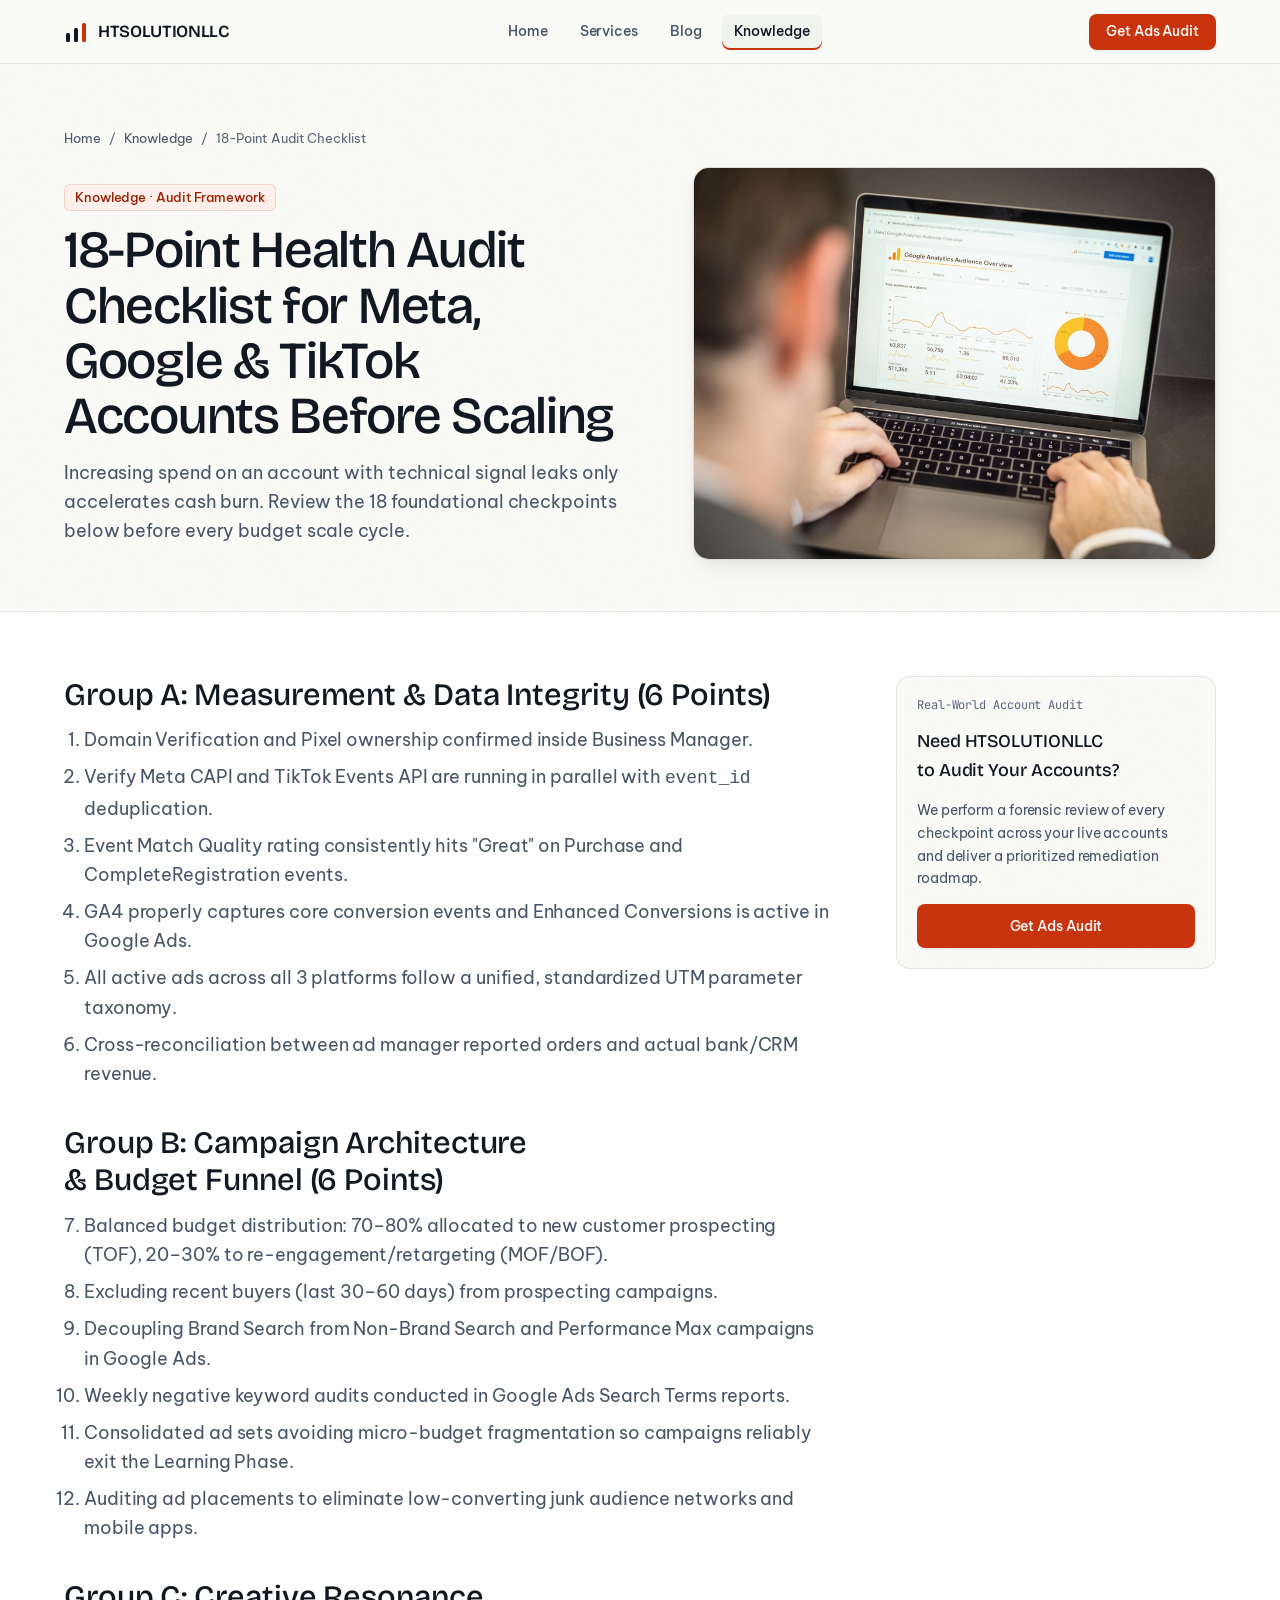
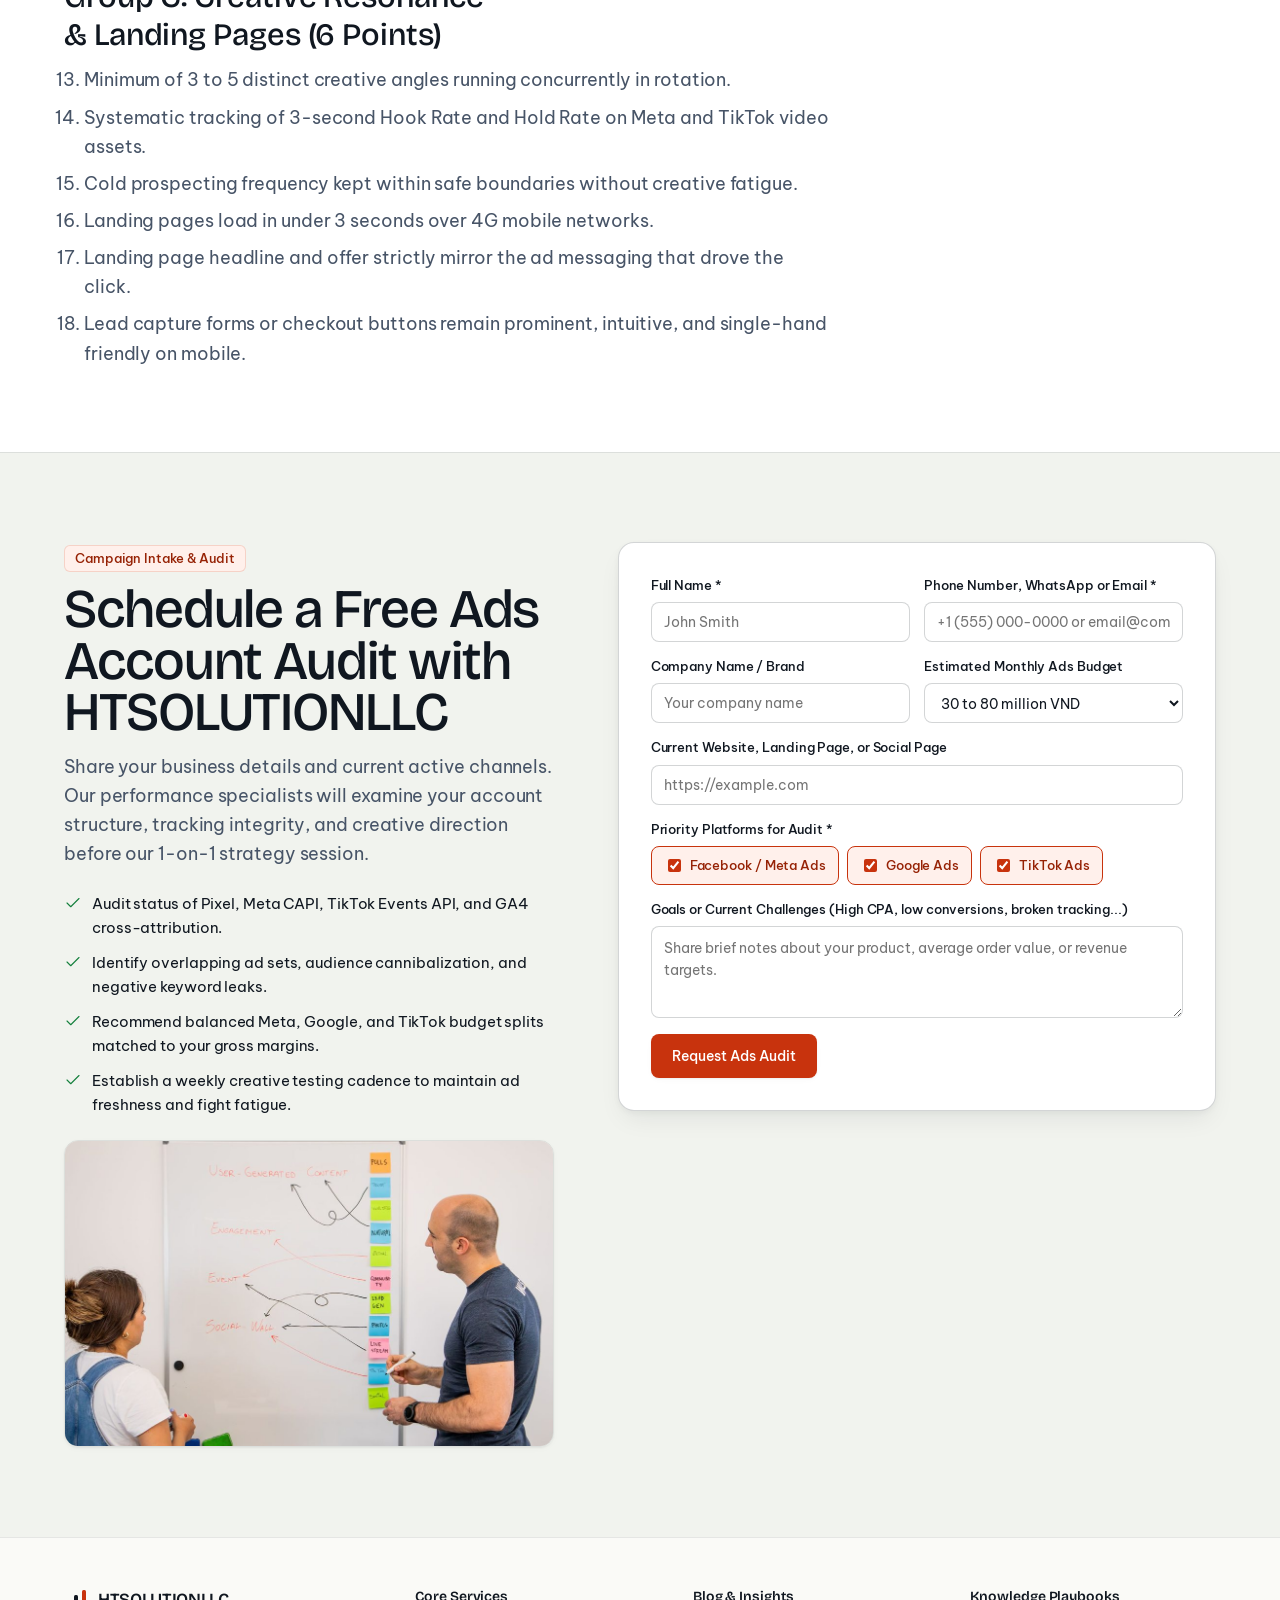
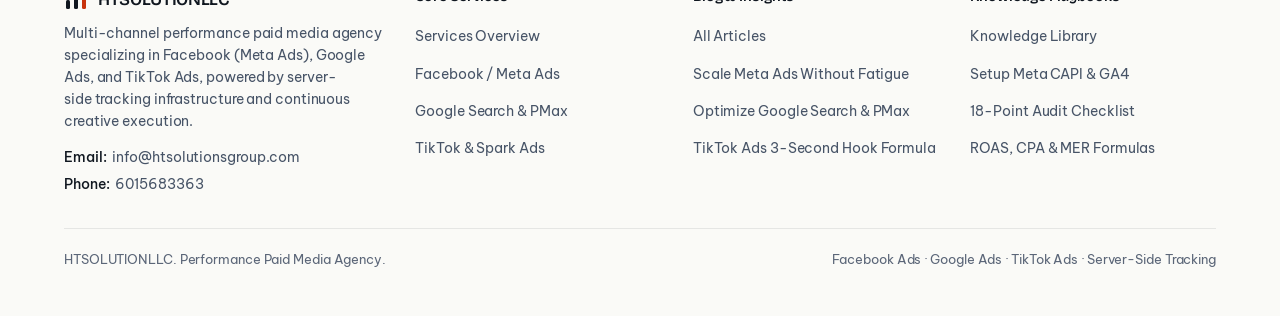
<file: knowledge/checklist-audit-tai-khoan-quang-cao-3-kenh/index.html>
<!doctype html>
<html lang="en" data-root="../..">
<head>
  <meta charset="utf-8">
  <meta name="viewport" content="width=device-width, initial-scale=1, viewport-fit=cover">
  <title>18-Point Multi-Channel Ads Audit Checklist | HTSOLUTIONLLC Knowledge</title>
  <meta name="description" content="18-point technical audit checklist covering tracking setup, funnel architecture, creative performance, and landing pages across Facebook, Google, and TikTok Ads.">
  <link rel="icon" href="data:image/svg+xml,<svg xmlns='http://www.w3.org/2000/svg' viewBox='0 0 32 32'><rect width='32' height='32' rx='7' fill='%23FAFAF7'/><rect x='6' y='17' width='4' height='9' rx='1.5' fill='%23101720'/><rect x='14' y='11' width='4' height='15' rx='1.5' fill='%23101720'/><rect x='22' y='6' width='4' height='20' rx='1.5' fill='%23C8330D'/></svg>">
  <link rel="preconnect" href="https://fonts.googleapis.com">
  <link rel="preconnect" href="https://fonts.gstatic.com" crossorigin>
  <link href="https://fonts.googleapis.com/css2?family=Be+Vietnam+Pro:wght@400;500;600&family=Bricolage+Grotesque:wght@500;600&family=JetBrains+Mono:wght@400;500&display=swap" rel="stylesheet">
  <link rel="stylesheet" href="../../assets/css/scrollcraft.css">
  <link rel="stylesheet" href="../../assets/css/site.css">
</head>
<body>

<span data-sc-progress aria-hidden="true"></span>
<div class="sc-grain" aria-hidden="true"></div>

<header class="ht-nav">
  <div class="ht-nav__inner">
    <a class="ht-brand" href="../../index.html">
      <svg class="ht-brand__mark" viewBox="0 0 24 24" fill="none" aria-hidden="true">
        <rect x="2" y="13" width="4" height="9" rx="1.5" fill="#101720"/>
        <rect x="10" y="8" width="4" height="14" rx="1.5" fill="#101720"/>
        <rect x="18" y="3" width="4" height="19" rx="1.5" fill="#C8330D"/>
      </svg>
      <span>HTSOLUTIONLLC</span>
    </a>

    <nav aria-label="Main navigation">
      <ul class="ht-nav__links">
        <li><a class="ht-nav__link" href="../../index.html">Home</a></li>
        <li><a class="ht-nav__link" href="../../dich-vu/index.html">Services</a></li>
        <li><a class="ht-nav__link" href="../../blog/index.html">Blog</a></li>
        <li><a class="ht-nav__link" href="../../knowledge/index.html" aria-current="page">Knowledge</a></li>
      </ul>
    </nav>

    <div class="ht-nav__actions">
      <a class="ht-btn ht-btn--primary ht-btn--sm" href="#lead-form">Get Ads Audit</a>
      <button type="button" class="ht-nav__toggle" aria-label="Open navigation menu" aria-expanded="false" aria-controls="ht-mobile-drawer">
        <svg width="18" height="18" viewBox="0 0 24 24" fill="none" stroke="currentColor" stroke-width="1.5" stroke-linecap="round" stroke-linejoin="round" aria-hidden="true"><path d="M4 7h16"/><path d="M4 12h16"/><path d="M4 17h16"/></svg>
      </button>
    </div>
  </div>
</header>

<div id="ht-mobile-drawer" class="ht-mobile-drawer" aria-label="Mobile navigation">
  <ul class="ht-mobile-drawer__list">
    <li><a href="../../index.html">Home</a></li>
    <li><a href="../../dich-vu/index.html">Services</a></li>
    <li><a href="../../blog/index.html">Blog</a></li>
    <li><a href="../../knowledge/index.html" aria-current="page">Knowledge</a></li>
  </ul>
  <a class="ht-btn ht-btn--primary" style="width:100%" href="#lead-form">Get Ads Audit</a>
</div>
<main id="top">

  <section class="ht-sub-hero">
    <div class="sc-wrap">
      <nav class="ht-breadcrumbs" aria-label="Breadcrumb">
        <a href="../../index.html">Home</a><span>/</span>
        <a href="../../knowledge/index.html">Knowledge</a><span>/</span>
        <span>18-Point Audit Checklist</span>
      </nav>
      <div class="ht-sub-hero__grid">
        <div>
          <span class="ht-kicker">Knowledge · Audit Framework</span>
          <h1>18-Point Health Audit Checklist for Meta, Google &amp; TikTok Accounts Before Scaling</h1>
          <p class="sc-body">Increasing spend on an account with technical signal leaks only accelerates cash burn. Review the 18 foundational checkpoints below before every budget scale cycle.</p>
        </div>
        <div class="ht-figure__frame"><img src="../../assets/images/knowledge-audit.jpg" width="1000" height="667" alt="Conversion optimization specialist reviewing Google Analytics Audience Overview report on a MacBook"></div>
      </div>
    </div>
  </section>

  <section class="ht-article-wrap">
    <div class="sc-wrap ht-article-grid">
      <article class="ht-prose">
        <h2>Group A: Measurement &amp; Data Integrity (6 Points)</h2>
        <ol>
          <li>Domain Verification and Pixel ownership confirmed inside Business Manager.</li>
          <li>Verify Meta CAPI and TikTok Events API are running in parallel with <code>event_id</code> deduplication.</li>
          <li>Event Match Quality rating consistently hits "Great" on Purchase and CompleteRegistration events.</li>
          <li>GA4 properly captures core conversion events and Enhanced Conversions is active in Google Ads.</li>
          <li>All active ads across all 3 platforms follow a unified, standardized UTM parameter taxonomy.</li>
          <li>Cross-reconciliation between ad manager reported orders and actual bank/CRM revenue.</li>
        </ol>

        <h2>Group B: Campaign Architecture &amp; Budget Funnel (6 Points)</h2>
        <ol start="7">
          <li>Balanced budget distribution: 70–80% allocated to new customer prospecting (TOF), 20–30% to re-engagement/retargeting (MOF/BOF).</li>
          <li>Excluding recent buyers (last 30–60 days) from prospecting campaigns.</li>
          <li>Decoupling Brand Search from Non-Brand Search and Performance Max campaigns in Google Ads.</li>
          <li>Weekly negative keyword audits conducted in Google Ads Search Terms reports.</li>
          <li>Consolidated ad sets avoiding micro-budget fragmentation so campaigns reliably exit the Learning Phase.</li>
          <li>Auditing ad placements to eliminate low-converting junk audience networks and mobile apps.</li>
        </ol>

        <h2>Group C: Creative Resonance &amp; Landing Pages (6 Points)</h2>
        <ol start="13">
          <li>Minimum of 3 to 5 distinct creative angles running concurrently in rotation.</li>
          <li>Systematic tracking of 3-second Hook Rate and Hold Rate on Meta and TikTok video assets.</li>
          <li>Cold prospecting frequency kept within safe boundaries without creative fatigue.</li>
          <li>Landing pages load in under 3 seconds over 4G mobile networks.</li>
          <li>Landing page headline and offer strictly mirror the ad messaging that drove the click.</li>
          <li>Lead capture forms or checkout buttons remain prominent, intuitive, and single-hand friendly on mobile.</li>
        </ol>
      </article>

      <aside class="ht-sidebar-box">
        <span class="ht-meta">Real-World Account Audit</span>
        <h3 style="font-size:18px;">Need HTSOLUTIONLLC to Audit Your Accounts?</h3>
        <p style="font-size:14px; color:var(--sc-ink-soft); margin:0;">We perform a forensic review of every checkpoint across your live accounts and deliver a prioritized remediation roadmap.</p>
        <a class="ht-btn ht-btn--primary" href="#lead-form" style="width:100%;">Get Ads Audit</a>
      </aside>
    </div>
  </section>

<section id="lead-form" class="ht-lead-section">
  <div class="sc-wrap ht-lead-grid">
    <div data-sc-in>
      <span class="ht-kicker">Campaign Intake &amp; Audit</span>
      <h2 class="sc-display sc-display--md" style="margin-top:12px;">Schedule a Free Ads Account Audit with HTSOLUTIONLLC</h2>
      <p class="sc-body" style="margin-top:14px;">
        Share your business details and current active channels. Our performance specialists will examine your account structure, tracking integrity, and creative direction before our 1-on-1 strategy session.
      </p>

      <ul class="ht-lead-checklist">
        <li><svg width="18" height="18" viewBox="0 0 24 24" fill="none" stroke="currentColor" stroke-width="1.5" stroke-linecap="round" stroke-linejoin="round" aria-hidden="true"><path d="M20 6 9 17l-5-5"/></svg><span>Audit status of Pixel, Meta CAPI, TikTok Events API, and GA4 cross-attribution.</span></li>
        <li><svg width="18" height="18" viewBox="0 0 24 24" fill="none" stroke="currentColor" stroke-width="1.5" stroke-linecap="round" stroke-linejoin="round" aria-hidden="true"><path d="M20 6 9 17l-5-5"/></svg><span>Identify overlapping ad sets, audience cannibalization, and negative keyword leaks.</span></li>
        <li><svg width="18" height="18" viewBox="0 0 24 24" fill="none" stroke="currentColor" stroke-width="1.5" stroke-linecap="round" stroke-linejoin="round" aria-hidden="true"><path d="M20 6 9 17l-5-5"/></svg><span>Recommend balanced Meta, Google, and TikTok budget splits matched to your gross margins.</span></li>
        <li><svg width="18" height="18" viewBox="0 0 24 24" fill="none" stroke="currentColor" stroke-width="1.5" stroke-linecap="round" stroke-linejoin="round" aria-hidden="true"><path d="M20 6 9 17l-5-5"/></svg><span>Establish a weekly creative testing cadence to maintain ad freshness and fight fatigue.</span></li>
      </ul>

      <figure class="ht-lead-photo" style="margin:0;">
        <img src="../../assets/images/strategy-whiteboard.jpg" width="1000" height="667" alt="Two strategists organizing content funnels and social media workflows using sticky notes on a whiteboard" loading="lazy">
      </figure>
    </div>

    <div class="ht-form-card" data-sc-in>
      <form id="ht-lead-form-el" action="#lead-form" method="POST" novalidate>
        <div class="ht-form-grid">
          <div class="ht-field">
            <label for="lead-name">Full Name *</label>
            <input class="ht-input" id="lead-name" name="name" type="text" autocomplete="name" required placeholder="John Smith">
          </div>
          <div class="ht-field">
            <label for="lead-contact">Phone Number, WhatsApp or Email *</label>
            <input class="ht-input" id="lead-contact" name="contact" type="text" required placeholder="+1 (555) 000-0000 or email@company.com">
          </div>
          <div class="ht-field">
            <label for="lead-company">Company Name / Brand</label>
            <input class="ht-input" id="lead-company" name="company" type="text" autocomplete="organization" placeholder="Your company name">
          </div>
          <div class="ht-field">
            <label for="lead-budget">Estimated Monthly Ads Budget</label>
            <select class="ht-select" id="lead-budget" name="budget">
              <option value="5-15">Under 15 million VND</option>
              <option value="15-30">15 to 30 million VND</option>
              <option value="30-80" selected>30 to 80 million VND</option>
              <option value="80-200">80 to 200 million VND</option>
              <option value="200+">Over 200 million VND</option>
            </select>
          </div>
          <div class="ht-field ht-form-full">
            <label for="lead-url">Current Website, Landing Page, or Social Page</label>
            <input class="ht-input" id="lead-url" name="url" type="url" placeholder="https://example.com">
          </div>
          <div class="ht-field ht-form-full">
            <label>Priority Platforms for Audit *</label>
            <div class="ht-check-group">
              <label class="ht-chip-check"><input type="checkbox" name="channels" value="meta" checked> Facebook / Meta Ads</label>
              <label class="ht-chip-check"><input type="checkbox" name="channels" value="google" checked> Google Ads</label>
              <label class="ht-chip-check"><input type="checkbox" name="channels" value="tiktok" checked> TikTok Ads</label>
            </div>
          </div>
          <div class="ht-field ht-form-full">
            <label for="lead-notes">Goals or Current Challenges (High CPA, low conversions, broken tracking...)</label>
            <textarea class="ht-textarea" id="lead-notes" name="notes" placeholder="Share brief notes about your product, average order value, or revenue targets."></textarea>
          </div>
        </div>

        <div class="ht-form-actions">
          <button type="submit" class="ht-btn ht-btn--primary">Request Ads Audit</button>
        </div>

        <div id="ht-lead-status" class="ht-form-status" role="status" aria-live="polite"></div>
      </form>
    </div>
  </div>
</section>
</main>

<footer class="ht-footer">
  <div class="sc-wrap">
    <div class="ht-footer__grid">
      <div>
        <div class="ht-brand" style="margin-bottom:10px;">
          <svg class="ht-brand__mark" viewBox="0 0 24 24" fill="none" aria-hidden="true">
            <rect x="2" y="13" width="4" height="9" rx="1.5" fill="#101720"/>
            <rect x="10" y="8" width="4" height="14" rx="1.5" fill="#101720"/>
            <rect x="18" y="3" width="4" height="19" rx="1.5" fill="#C8330D"/>
          </svg>
          <span>HTSOLUTIONLLC</span>
        </div>
        <p class="sc-body" style="font-size:13.5px;">
          Multi-channel performance paid media agency specializing in Facebook (Meta Ads), Google Ads, and TikTok Ads, powered by server-side tracking infrastructure and continuous creative execution.
        </p>
        <ul class="ht-footer__contact">
          <li><span>Email:</span> <a href="mailto:info@htsolutionsgroup.com">info@htsolutionsgroup.com</a></li>
          <li><span>Phone:</span> <a href="tel:6015683363">6015683363</a></li>
        </ul>
      </div>

      <div>
        <h4>Core Services</h4>
        <ul>
          <li><a href="../../dich-vu/index.html">Services Overview</a></li>
          <li><a href="../../dich-vu/facebook-ads/index.html">Facebook / Meta Ads</a></li>
          <li><a href="../../dich-vu/google-ads/index.html">Google Search &amp; PMax</a></li>
          <li><a href="../../dich-vu/tiktok-ads/index.html">TikTok &amp; Spark Ads</a></li>
        </ul>
      </div>

      <div>
        <h4>Blog &amp; Insights</h4>
        <ul>
          <li><a href="../../blog/index.html">All Articles</a></li>
          <li><a href="../../blog/scale-meta-ads-chong-bao-hoa-creative/index.html">Scale Meta Ads Without Fatigue</a></li>
          <li><a href="../../blog/toi-uu-google-search-pmax-cho-doanh-nghiep/index.html">Optimize Google Search &amp; PMax</a></li>
          <li><a href="../../blog/tiktok-ads-3-giay-hook-va-spark-ads/index.html">TikTok Ads 3-Second Hook Formula</a></li>
        </ul>
      </div>

      <div>
        <h4>Knowledge Playbooks</h4>
        <ul>
          <li><a href="../../knowledge/index.html">Knowledge Library</a></li>
          <li><a href="../../knowledge/huong-dan-meta-capi-va-ga4-server-side/index.html">Setup Meta CAPI &amp; GA4</a></li>
          <li><a href="../../knowledge/checklist-audit-tai-khoan-quang-cao-3-kenh/index.html">18-Point Audit Checklist</a></li>
          <li><a href="../../knowledge/cong-thuc-tinh-roas-cpa-mer-truoc-khi-scale/index.html">ROAS, CPA &amp; MER Formulas</a></li>
        </ul>
      </div>
    </div>

    <div class="ht-footer__bottom">
      <span>HTSOLUTIONLLC. Performance Paid Media Agency.</span>
      <span>Facebook Ads · Google Ads · TikTok Ads · Server-Side Tracking</span>
    </div>
  </div>
</footer>

<script src="../../assets/js/scrollcraft.js"></script>
<script src="../../assets/js/site.js"></script>
<script>ScrollCraft.mount(document.body);</script>
</body>
</html>
</file>
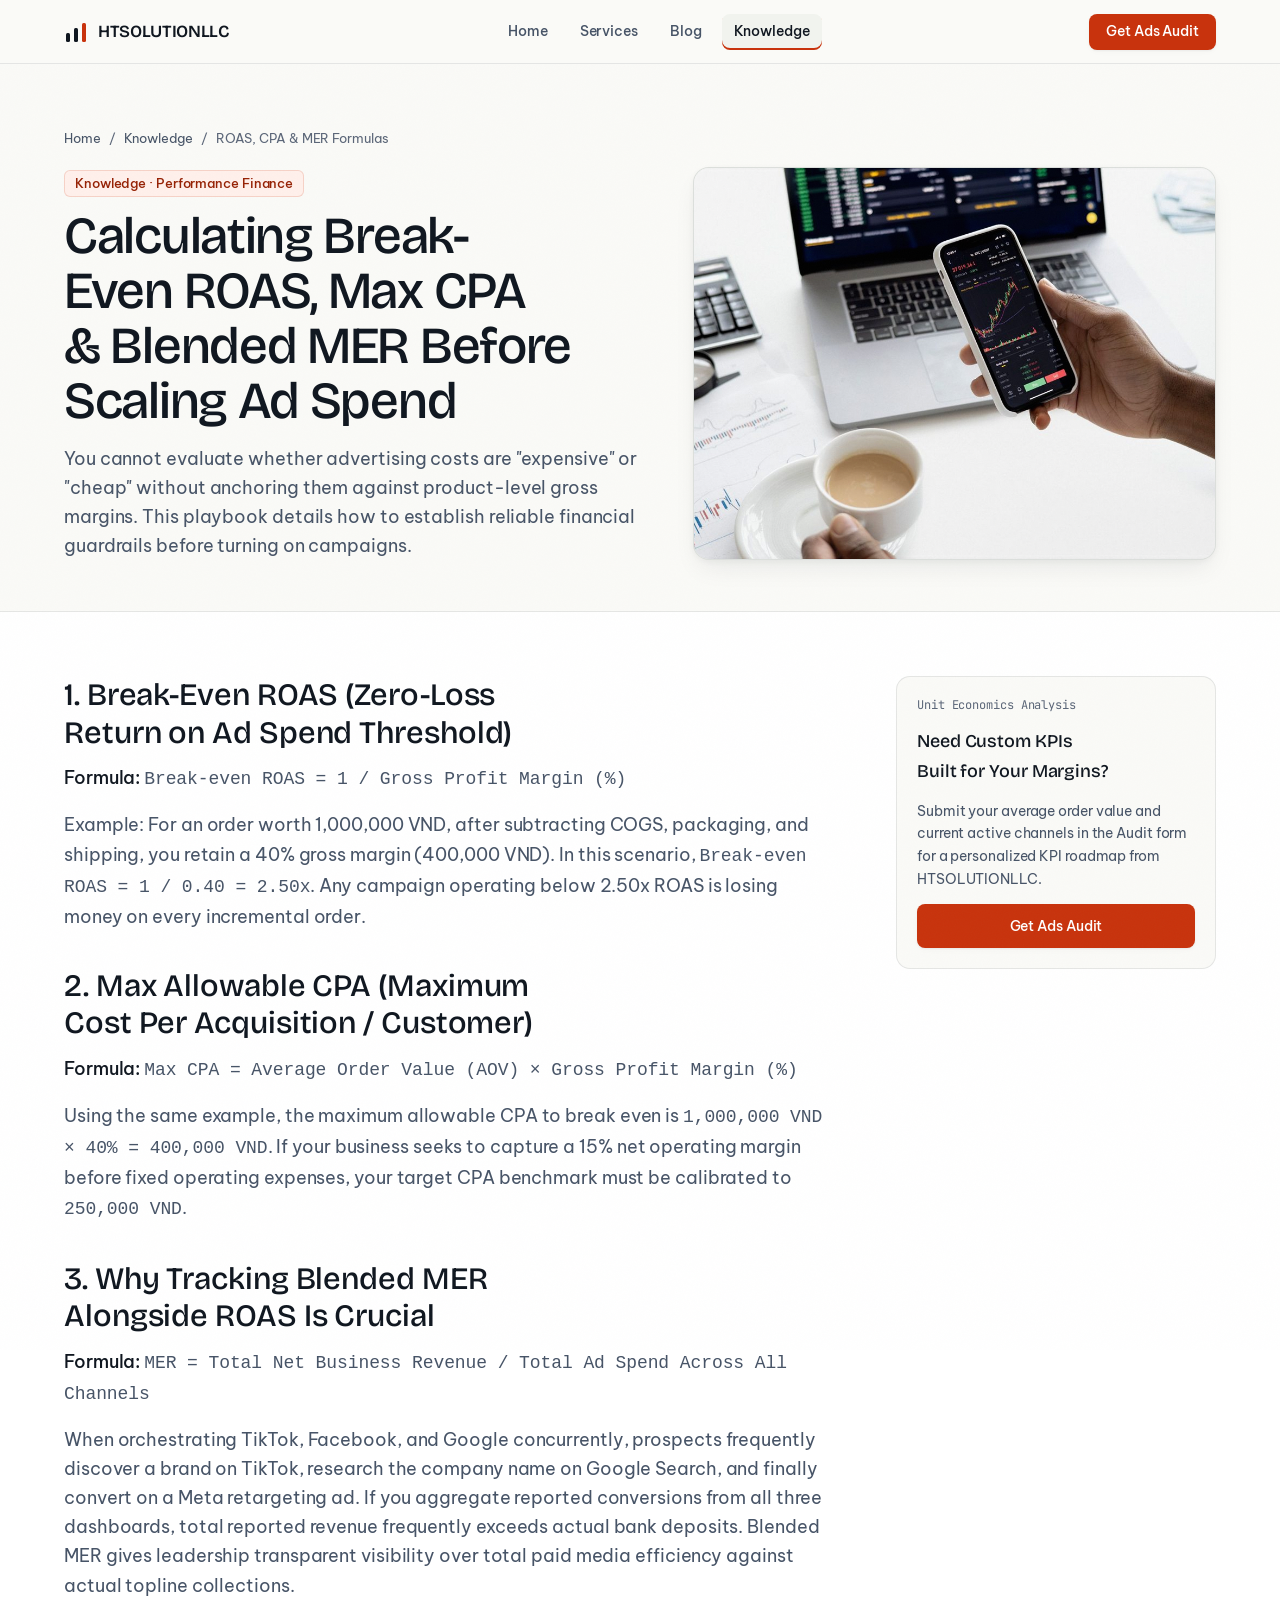
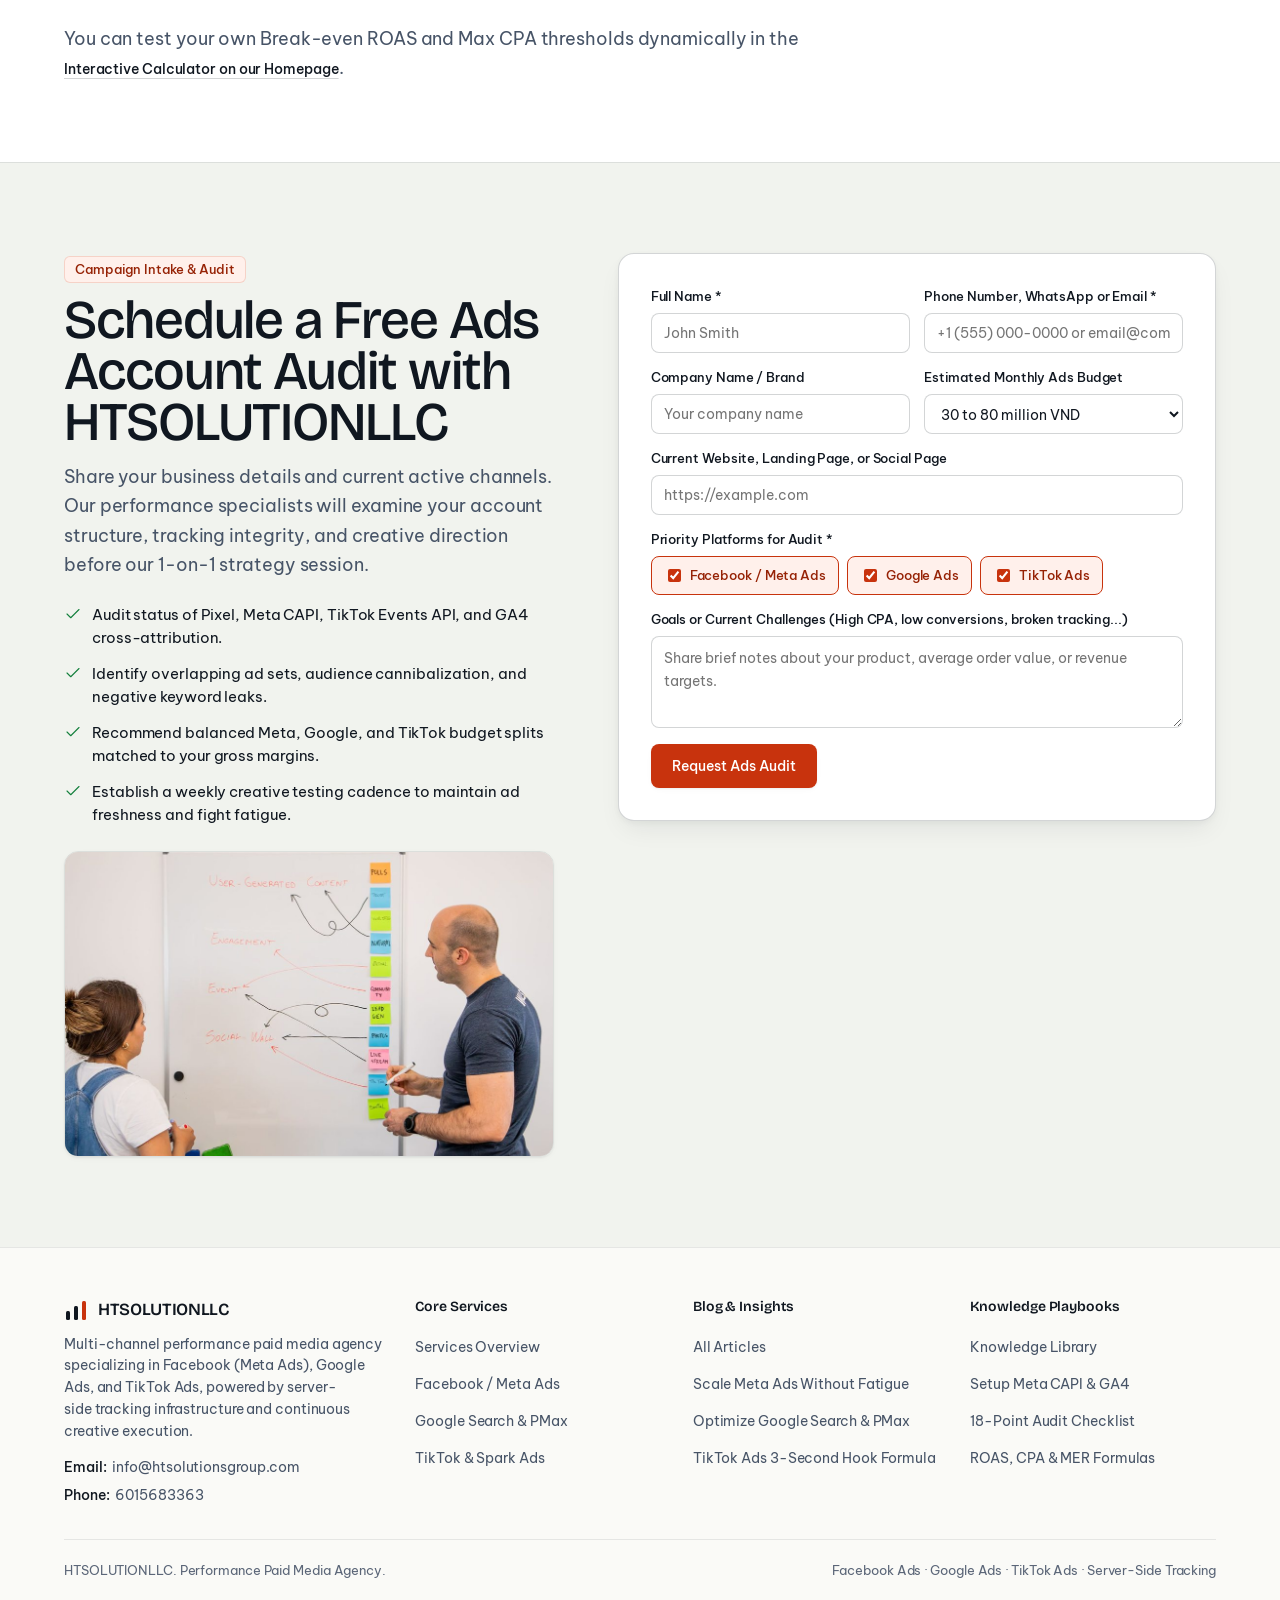
<file: knowledge/cong-thuc-tinh-roas-cpa-mer-truoc-khi-scale/index.html>
<!doctype html>
<html lang="en" data-root="../..">
<head>
  <meta charset="utf-8">
  <meta name="viewport" content="width=device-width, initial-scale=1, viewport-fit=cover">
  <title>ROAS, Max CPA &amp; MER Financial Formulas | HTSOLUTIONLLC Knowledge</title>
  <meta name="description" content="Guide to calculating Break-even ROAS and Max CPA based on gross margins, and tracking multi-channel blended MER for Meta, Google, and TikTok Ads.">
  <link rel="icon" href="data:image/svg+xml,<svg xmlns='http://www.w3.org/2000/svg' viewBox='0 0 32 32'><rect width='32' height='32' rx='7' fill='%23FAFAF7'/><rect x='6' y='17' width='4' height='9' rx='1.5' fill='%23101720'/><rect x='14' y='11' width='4' height='15' rx='1.5' fill='%23101720'/><rect x='22' y='6' width='4' height='20' rx='1.5' fill='%23C8330D'/></svg>">
  <link rel="preconnect" href="https://fonts.googleapis.com">
  <link rel="preconnect" href="https://fonts.gstatic.com" crossorigin>
  <link href="https://fonts.googleapis.com/css2?family=Be+Vietnam+Pro:wght@400;500;600&family=Bricolage+Grotesque:wght@500;600&family=JetBrains+Mono:wght@400;500&display=swap" rel="stylesheet">
  <link rel="stylesheet" href="../../assets/css/scrollcraft.css">
  <link rel="stylesheet" href="../../assets/css/site.css">
</head>
<body>

<span data-sc-progress aria-hidden="true"></span>
<div class="sc-grain" aria-hidden="true"></div>

<header class="ht-nav">
  <div class="ht-nav__inner">
    <a class="ht-brand" href="../../index.html">
      <svg class="ht-brand__mark" viewBox="0 0 24 24" fill="none" aria-hidden="true">
        <rect x="2" y="13" width="4" height="9" rx="1.5" fill="#101720"/>
        <rect x="10" y="8" width="4" height="14" rx="1.5" fill="#101720"/>
        <rect x="18" y="3" width="4" height="19" rx="1.5" fill="#C8330D"/>
      </svg>
      <span>HTSOLUTIONLLC</span>
    </a>

    <nav aria-label="Main navigation">
      <ul class="ht-nav__links">
        <li><a class="ht-nav__link" href="../../index.html">Home</a></li>
        <li><a class="ht-nav__link" href="../../dich-vu/index.html">Services</a></li>
        <li><a class="ht-nav__link" href="../../blog/index.html">Blog</a></li>
        <li><a class="ht-nav__link" href="../../knowledge/index.html" aria-current="page">Knowledge</a></li>
      </ul>
    </nav>

    <div class="ht-nav__actions">
      <a class="ht-btn ht-btn--primary ht-btn--sm" href="#lead-form">Get Ads Audit</a>
      <button type="button" class="ht-nav__toggle" aria-label="Open navigation menu" aria-expanded="false" aria-controls="ht-mobile-drawer">
        <svg width="18" height="18" viewBox="0 0 24 24" fill="none" stroke="currentColor" stroke-width="1.5" stroke-linecap="round" stroke-linejoin="round" aria-hidden="true"><path d="M4 7h16"/><path d="M4 12h16"/><path d="M4 17h16"/></svg>
      </button>
    </div>
  </div>
</header>

<div id="ht-mobile-drawer" class="ht-mobile-drawer" aria-label="Mobile navigation">
  <ul class="ht-mobile-drawer__list">
    <li><a href="../../index.html">Home</a></li>
    <li><a href="../../dich-vu/index.html">Services</a></li>
    <li><a href="../../blog/index.html">Blog</a></li>
    <li><a href="../../knowledge/index.html" aria-current="page">Knowledge</a></li>
  </ul>
  <a class="ht-btn ht-btn--primary" style="width:100%" href="#lead-form">Get Ads Audit</a>
</div>
<main id="top">

  <section class="ht-sub-hero">
    <div class="sc-wrap">
      <nav class="ht-breadcrumbs" aria-label="Breadcrumb">
        <a href="../../index.html">Home</a><span>/</span>
        <a href="../../knowledge/index.html">Knowledge</a><span>/</span>
        <span>ROAS, CPA &amp; MER Formulas</span>
      </nav>
      <div class="ht-sub-hero__grid">
        <div>
          <span class="ht-kicker">Knowledge · Performance Finance</span>
          <h1>Calculating Break-Even ROAS, Max CPA &amp; Blended MER Before Scaling Ad Spend</h1>
          <p class="sc-body">You cannot evaluate whether advertising costs are "expensive" or "cheap" without anchoring them against product-level gross margins. This playbook details how to establish reliable financial guardrails before turning on campaigns.</p>
        </div>
        <div class="ht-figure__frame"><img src="../../assets/images/knowledge-roas.jpg" width="1000" height="720" alt="Financial workspace with desktop calculator, analytical charts on a laptop, and a smartphone"></div>
      </div>
    </div>
  </section>

  <section class="ht-article-wrap">
    <div class="sc-wrap ht-article-grid">
      <article class="ht-prose">
        <h2>1. Break-Even ROAS (Zero-Loss Return on Ad Spend Threshold)</h2>
        <p>
          <strong>Formula:</strong> <code>Break-even ROAS = 1 / Gross Profit Margin (%)</code>
        </p>
        <p>
          Example: For an order worth 1,000,000 VND, after subtracting COGS, packaging, and shipping, you retain a 40% gross margin (400,000 VND). In this scenario, <code>Break-even ROAS = 1 / 0.40 = 2.50x</code>. Any campaign operating below 2.50x ROAS is losing money on every incremental order.
        </p>

        <h2>2. Max Allowable CPA (Maximum Cost Per Acquisition / Customer)</h2>
        <p>
          <strong>Formula:</strong> <code>Max CPA = Average Order Value (AOV) × Gross Profit Margin (%)</code>
        </p>
        <p>
          Using the same example, the maximum allowable CPA to break even is <code>1,000,000 VND × 40% = 400,000 VND</code>. If your business seeks to capture a 15% net operating margin before fixed operating expenses, your target CPA benchmark must be calibrated to <code>250,000 VND</code>.
        </p>

        <h2>3. Why Tracking Blended MER Alongside ROAS Is Crucial</h2>
        <p>
          <strong>Formula:</strong> <code>MER = Total Net Business Revenue / Total Ad Spend Across All Channels</code>
        </p>
        <p>
          When orchestrating TikTok, Facebook, and Google concurrently, prospects frequently discover a brand on TikTok, research the company name on Google Search, and finally convert on a Meta retargeting ad. If you aggregate reported conversions from all three dashboards, total reported revenue frequently exceeds actual bank deposits. Blended MER gives leadership transparent visibility over total paid media efficiency against actual topline collections.
        </p>

        <p style="margin-top:24px;">
          You can test your own Break-even ROAS and Max CPA thresholds dynamically in the <a class="ht-text-link" href="../../index.html#peak-act-anchor">Interactive Calculator on our Homepage</a>.
        </p>
      </article>

      <aside class="ht-sidebar-box">
        <span class="ht-meta">Unit Economics Analysis</span>
        <h3 style="font-size:18px;">Need Custom KPIs Built for Your Margins?</h3>
        <p style="font-size:14px; color:var(--sc-ink-soft); margin:0;">Submit your average order value and current active channels in the Audit form for a personalized KPI roadmap from HTSOLUTIONLLC.</p>
        <a class="ht-btn ht-btn--primary" href="#lead-form" style="width:100%;">Get Ads Audit</a>
      </aside>
    </div>
  </section>

<section id="lead-form" class="ht-lead-section">
  <div class="sc-wrap ht-lead-grid">
    <div data-sc-in>
      <span class="ht-kicker">Campaign Intake &amp; Audit</span>
      <h2 class="sc-display sc-display--md" style="margin-top:12px;">Schedule a Free Ads Account Audit with HTSOLUTIONLLC</h2>
      <p class="sc-body" style="margin-top:14px;">
        Share your business details and current active channels. Our performance specialists will examine your account structure, tracking integrity, and creative direction before our 1-on-1 strategy session.
      </p>

      <ul class="ht-lead-checklist">
        <li><svg width="18" height="18" viewBox="0 0 24 24" fill="none" stroke="currentColor" stroke-width="1.5" stroke-linecap="round" stroke-linejoin="round" aria-hidden="true"><path d="M20 6 9 17l-5-5"/></svg><span>Audit status of Pixel, Meta CAPI, TikTok Events API, and GA4 cross-attribution.</span></li>
        <li><svg width="18" height="18" viewBox="0 0 24 24" fill="none" stroke="currentColor" stroke-width="1.5" stroke-linecap="round" stroke-linejoin="round" aria-hidden="true"><path d="M20 6 9 17l-5-5"/></svg><span>Identify overlapping ad sets, audience cannibalization, and negative keyword leaks.</span></li>
        <li><svg width="18" height="18" viewBox="0 0 24 24" fill="none" stroke="currentColor" stroke-width="1.5" stroke-linecap="round" stroke-linejoin="round" aria-hidden="true"><path d="M20 6 9 17l-5-5"/></svg><span>Recommend balanced Meta, Google, and TikTok budget splits matched to your gross margins.</span></li>
        <li><svg width="18" height="18" viewBox="0 0 24 24" fill="none" stroke="currentColor" stroke-width="1.5" stroke-linecap="round" stroke-linejoin="round" aria-hidden="true"><path d="M20 6 9 17l-5-5"/></svg><span>Establish a weekly creative testing cadence to maintain ad freshness and fight fatigue.</span></li>
      </ul>

      <figure class="ht-lead-photo" style="margin:0;">
        <img src="../../assets/images/strategy-whiteboard.jpg" width="1000" height="667" alt="Two strategists organizing content funnels and social media workflows using sticky notes on a whiteboard" loading="lazy">
      </figure>
    </div>

    <div class="ht-form-card" data-sc-in>
      <form id="ht-lead-form-el" action="#lead-form" method="POST" novalidate>
        <div class="ht-form-grid">
          <div class="ht-field">
            <label for="lead-name">Full Name *</label>
            <input class="ht-input" id="lead-name" name="name" type="text" autocomplete="name" required placeholder="John Smith">
          </div>
          <div class="ht-field">
            <label for="lead-contact">Phone Number, WhatsApp or Email *</label>
            <input class="ht-input" id="lead-contact" name="contact" type="text" required placeholder="+1 (555) 000-0000 or email@company.com">
          </div>
          <div class="ht-field">
            <label for="lead-company">Company Name / Brand</label>
            <input class="ht-input" id="lead-company" name="company" type="text" autocomplete="organization" placeholder="Your company name">
          </div>
          <div class="ht-field">
            <label for="lead-budget">Estimated Monthly Ads Budget</label>
            <select class="ht-select" id="lead-budget" name="budget">
              <option value="5-15">Under 15 million VND</option>
              <option value="15-30">15 to 30 million VND</option>
              <option value="30-80" selected>30 to 80 million VND</option>
              <option value="80-200">80 to 200 million VND</option>
              <option value="200+">Over 200 million VND</option>
            </select>
          </div>
          <div class="ht-field ht-form-full">
            <label for="lead-url">Current Website, Landing Page, or Social Page</label>
            <input class="ht-input" id="lead-url" name="url" type="url" placeholder="https://example.com">
          </div>
          <div class="ht-field ht-form-full">
            <label>Priority Platforms for Audit *</label>
            <div class="ht-check-group">
              <label class="ht-chip-check"><input type="checkbox" name="channels" value="meta" checked> Facebook / Meta Ads</label>
              <label class="ht-chip-check"><input type="checkbox" name="channels" value="google" checked> Google Ads</label>
              <label class="ht-chip-check"><input type="checkbox" name="channels" value="tiktok" checked> TikTok Ads</label>
            </div>
          </div>
          <div class="ht-field ht-form-full">
            <label for="lead-notes">Goals or Current Challenges (High CPA, low conversions, broken tracking...)</label>
            <textarea class="ht-textarea" id="lead-notes" name="notes" placeholder="Share brief notes about your product, average order value, or revenue targets."></textarea>
          </div>
        </div>

        <div class="ht-form-actions">
          <button type="submit" class="ht-btn ht-btn--primary">Request Ads Audit</button>
        </div>

        <div id="ht-lead-status" class="ht-form-status" role="status" aria-live="polite"></div>
      </form>
    </div>
  </div>
</section>
</main>

<footer class="ht-footer">
  <div class="sc-wrap">
    <div class="ht-footer__grid">
      <div>
        <div class="ht-brand" style="margin-bottom:10px;">
          <svg class="ht-brand__mark" viewBox="0 0 24 24" fill="none" aria-hidden="true">
            <rect x="2" y="13" width="4" height="9" rx="1.5" fill="#101720"/>
            <rect x="10" y="8" width="4" height="14" rx="1.5" fill="#101720"/>
            <rect x="18" y="3" width="4" height="19" rx="1.5" fill="#C8330D"/>
          </svg>
          <span>HTSOLUTIONLLC</span>
        </div>
        <p class="sc-body" style="font-size:13.5px;">
          Multi-channel performance paid media agency specializing in Facebook (Meta Ads), Google Ads, and TikTok Ads, powered by server-side tracking infrastructure and continuous creative execution.
        </p>
        <ul class="ht-footer__contact">
          <li><span>Email:</span> <a href="mailto:info@htsolutionsgroup.com">info@htsolutionsgroup.com</a></li>
          <li><span>Phone:</span> <a href="tel:6015683363">6015683363</a></li>
        </ul>
      </div>

      <div>
        <h4>Core Services</h4>
        <ul>
          <li><a href="../../dich-vu/index.html">Services Overview</a></li>
          <li><a href="../../dich-vu/facebook-ads/index.html">Facebook / Meta Ads</a></li>
          <li><a href="../../dich-vu/google-ads/index.html">Google Search &amp; PMax</a></li>
          <li><a href="../../dich-vu/tiktok-ads/index.html">TikTok &amp; Spark Ads</a></li>
        </ul>
      </div>

      <div>
        <h4>Blog &amp; Insights</h4>
        <ul>
          <li><a href="../../blog/index.html">All Articles</a></li>
          <li><a href="../../blog/scale-meta-ads-chong-bao-hoa-creative/index.html">Scale Meta Ads Without Fatigue</a></li>
          <li><a href="../../blog/toi-uu-google-search-pmax-cho-doanh-nghiep/index.html">Optimize Google Search &amp; PMax</a></li>
          <li><a href="../../blog/tiktok-ads-3-giay-hook-va-spark-ads/index.html">TikTok Ads 3-Second Hook Formula</a></li>
        </ul>
      </div>

      <div>
        <h4>Knowledge Playbooks</h4>
        <ul>
          <li><a href="../../knowledge/index.html">Knowledge Library</a></li>
          <li><a href="../../knowledge/huong-dan-meta-capi-va-ga4-server-side/index.html">Setup Meta CAPI &amp; GA4</a></li>
          <li><a href="../../knowledge/checklist-audit-tai-khoan-quang-cao-3-kenh/index.html">18-Point Audit Checklist</a></li>
          <li><a href="../../knowledge/cong-thuc-tinh-roas-cpa-mer-truoc-khi-scale/index.html">ROAS, CPA &amp; MER Formulas</a></li>
        </ul>
      </div>
    </div>

    <div class="ht-footer__bottom">
      <span>HTSOLUTIONLLC. Performance Paid Media Agency.</span>
      <span>Facebook Ads · Google Ads · TikTok Ads · Server-Side Tracking</span>
    </div>
  </div>
</footer>

<script src="../../assets/js/scrollcraft.js"></script>
<script src="../../assets/js/site.js"></script>
<script>ScrollCraft.mount(document.body);</script>
</body>
</html>
</file>
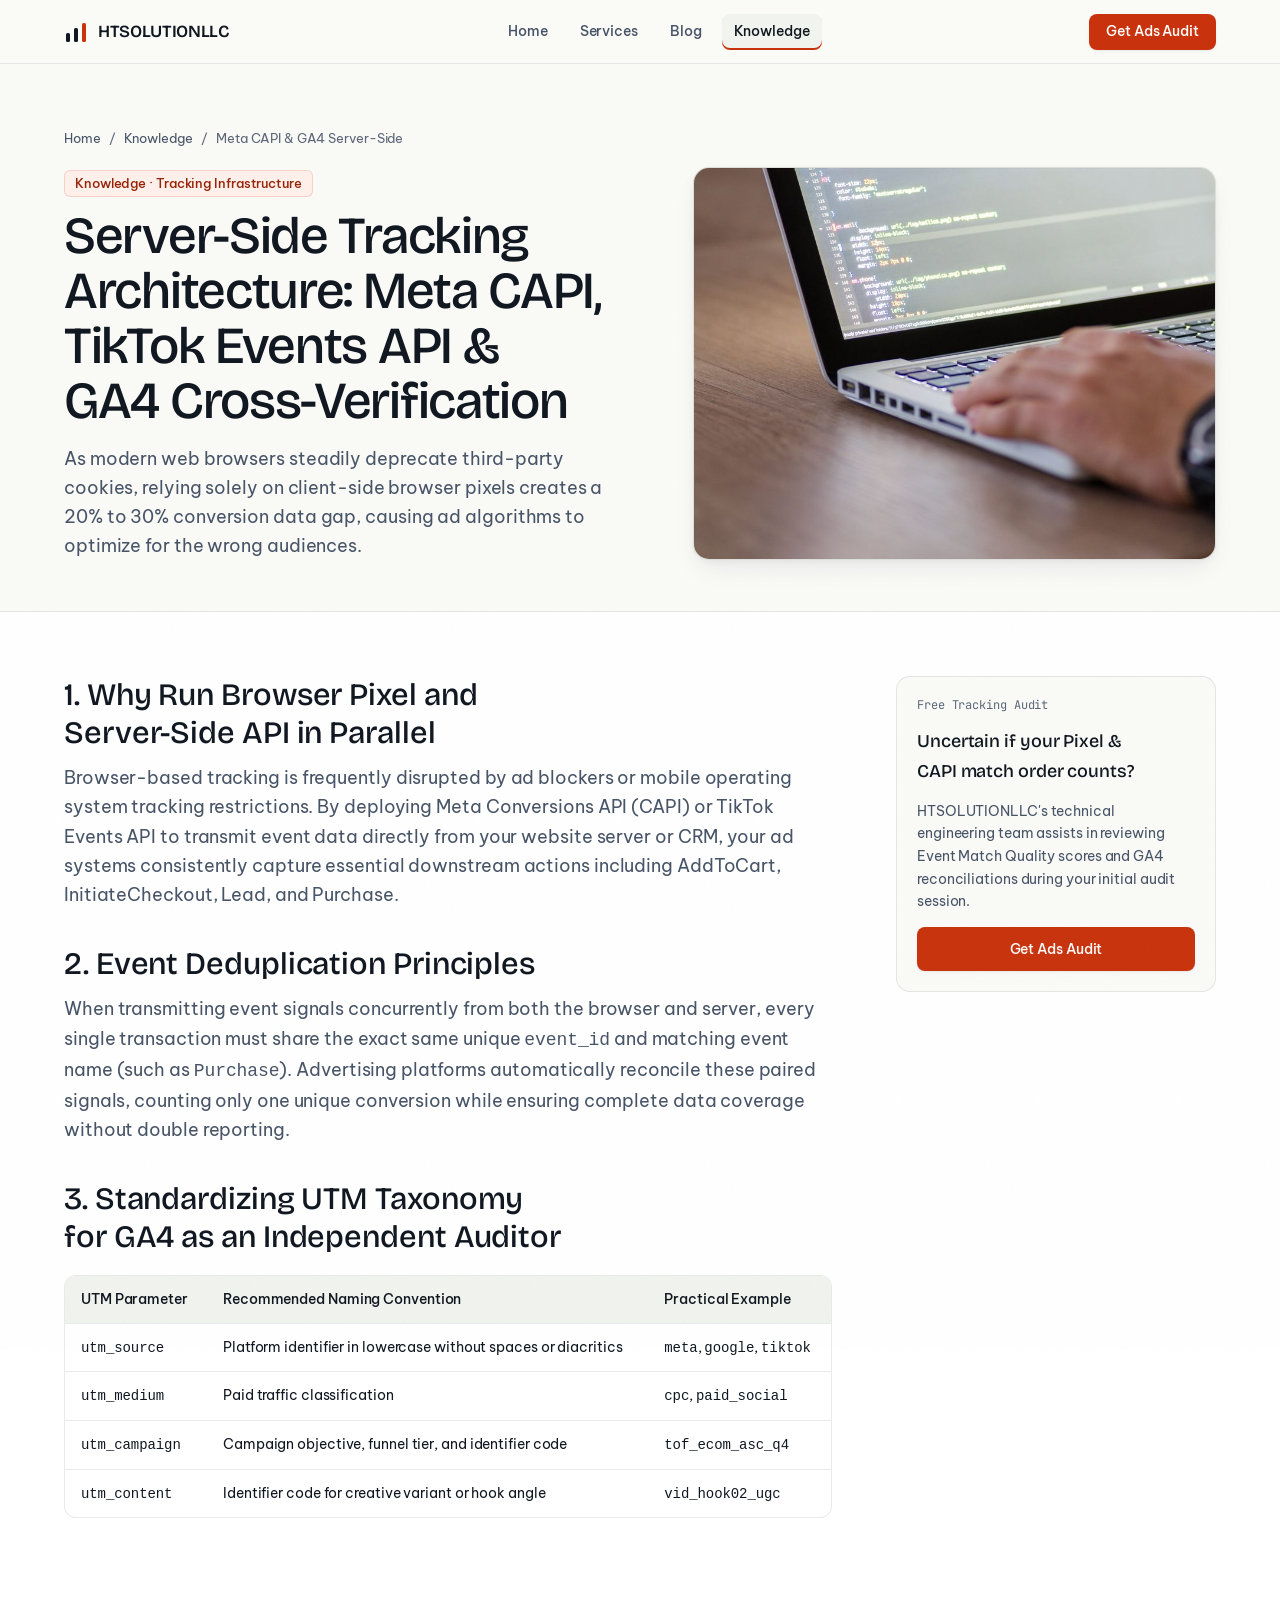
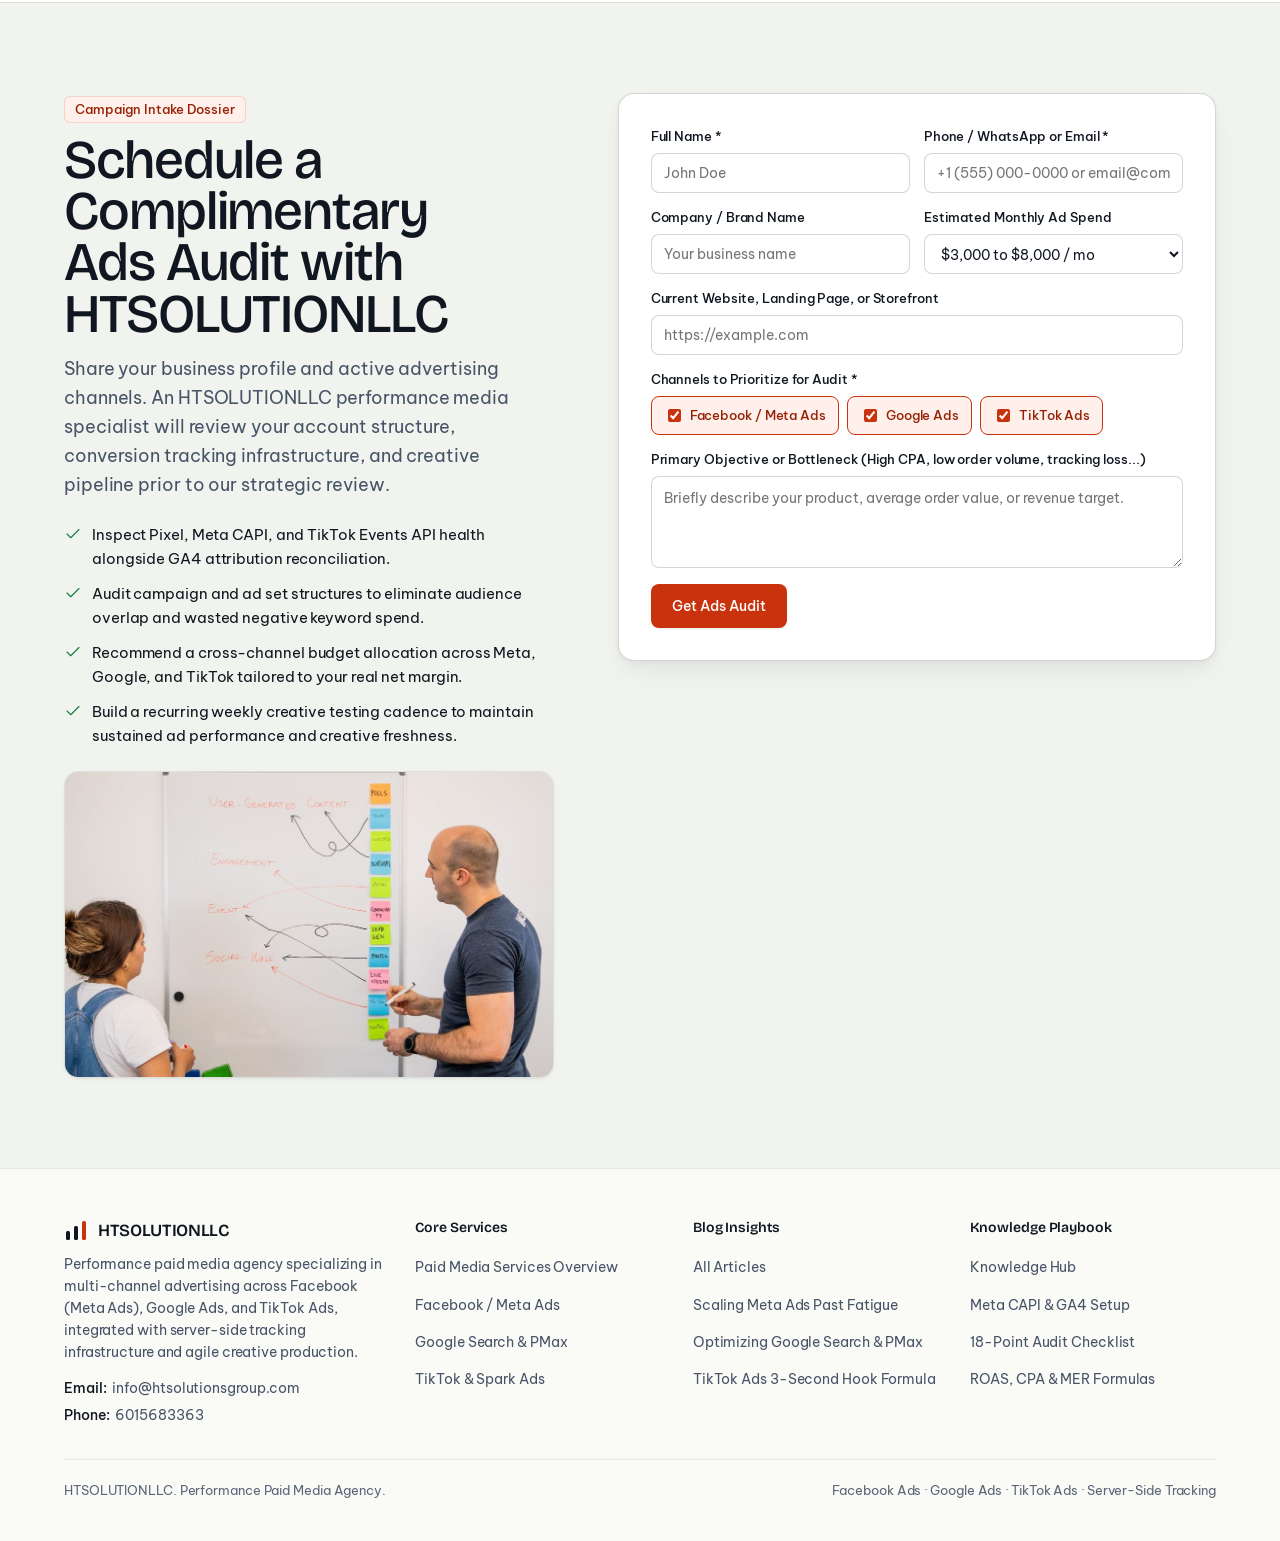
<file: knowledge/huong-dan-meta-capi-va-ga4-server-side/index.html>
<!doctype html>
<html lang="en" data-root="../..">
<head>
  <meta charset="utf-8">
  <meta name="viewport" content="width=device-width, initial-scale=1, viewport-fit=cover">
  <title>Meta CAPI & GA4 Server-Side Setup Guide | HTSOLUTIONLLC Knowledge</title>
  <meta name="description" content="Technical playbook for standardizing Meta Conversions API, TikTok Events API, Event ID deduplication, and GA4 UTM taxonomy.">
  <link rel="icon" href="data:image/svg+xml,<svg xmlns='http://www.w3.org/2000/svg' viewBox='0 0 32 32'><rect width='32' height='32' rx='7' fill='%23FAFAF7'/><rect x='6' y='17' width='4' height='9' rx='1.5' fill='%23101720'/><rect x='14' y='11' width='4' height='15' rx='1.5' fill='%23101720'/><rect x='22' y='6' width='4' height='20' rx='1.5' fill='%23C8330D'/></svg>">
  <link rel="preconnect" href="https://fonts.googleapis.com">
  <link rel="preconnect" href="https://fonts.gstatic.com" crossorigin>
  <link href="https://fonts.googleapis.com/css2?family=Be+Vietnam+Pro:wght@400;500;600&family=Bricolage+Grotesque:wght@500;600&family=JetBrains+Mono:wght@400;500&display=swap" rel="stylesheet">
  <link rel="stylesheet" href="../../assets/css/scrollcraft.css">
  <link rel="stylesheet" href="../../assets/css/site.css">
</head>
<body>

<span data-sc-progress aria-hidden="true"></span>
<div class="sc-grain" aria-hidden="true"></div>

<header class="ht-nav">
  <div class="ht-nav__inner">
    <a class="ht-brand" href="../../index.html">
      <svg class="ht-brand__mark" viewBox="0 0 24 24" fill="none" aria-hidden="true">
        <rect x="2" y="13" width="4" height="9" rx="1.5" fill="#101720"/>
        <rect x="10" y="8" width="4" height="14" rx="1.5" fill="#101720"/>
        <rect x="18" y="3" width="4" height="19" rx="1.5" fill="#C8330D"/>
      </svg>
      <span>HTSOLUTIONLLC</span>
    </a>

    <nav aria-label="Main navigation">
      <ul class="ht-nav__links">
        <li><a class="ht-nav__link" href="../../index.html">Home</a></li>
        <li><a class="ht-nav__link" href="../../dich-vu/index.html">Services</a></li>
        <li><a class="ht-nav__link" href="../../blog/index.html">Blog</a></li>
        <li><a class="ht-nav__link" href="../../knowledge/index.html" aria-current="page">Knowledge</a></li>
      </ul>
    </nav>

    <div class="ht-nav__actions">
      <a class="ht-btn ht-btn--primary ht-btn--sm" href="#lead-form">Get Ads Audit</a>
      <button type="button" class="ht-nav__toggle" aria-label="Open navigation menu" aria-expanded="false" aria-controls="ht-mobile-drawer">
        <svg width="18" height="18" viewBox="0 0 24 24" fill="none" stroke="currentColor" stroke-width="1.5" stroke-linecap="round" stroke-linejoin="round" aria-hidden="true"><path d="M4 7h16"/><path d="M4 12h16"/><path d="M4 17h16"/></svg>
      </button>
    </div>
  </div>
</header>

<div id="ht-mobile-drawer" class="ht-mobile-drawer" aria-label="Mobile navigation menu">
  <ul class="ht-mobile-drawer__list">
    <li><a href="../../index.html">Home</a></li>
    <li><a href="../../dich-vu/index.html">Services</a></li>
    <li><a href="../../blog/index.html">Blog</a></li>
    <li><a href="../../knowledge/index.html" aria-current="page">Knowledge</a></li>
  </ul>
  <a class="ht-btn ht-btn--primary" style="width:100%" href="#lead-form">Get Ads Audit</a>
</div>
<main id="top">

  <section class="ht-sub-hero">
    <div class="sc-wrap">
      <nav class="ht-breadcrumbs" aria-label="Breadcrumb">
        <a href="../../index.html">Home</a><span>/</span>
        <a href="../../knowledge/index.html">Knowledge</a><span>/</span>
        <span>Meta CAPI &amp; GA4 Server-Side</span>
      </nav>
      <div class="ht-sub-hero__grid">
        <div>
          <span class="ht-kicker">Knowledge · Tracking Infrastructure</span>
          <h1>Server-Side Tracking Architecture: Meta CAPI, TikTok Events API &amp; GA4 Cross-Verification</h1>
          <p class="sc-body">As modern web browsers steadily deprecate third-party cookies, relying solely on client-side browser pixels creates a 20% to 30% conversion data gap, causing ad algorithms to optimize for the wrong audiences.</p>
        </div>
        <div class="ht-figure__frame"><img src="../../assets/images/knowledge-tracking.jpg" width="1000" height="662" alt="Close-up of a developer typing code on a laptop next to a notebook on a bright wooden desk"></div>
      </div>
    </div>
  </section>

  <section class="ht-article-wrap">
    <div class="sc-wrap ht-article-grid">
      <article class="ht-prose">
        <h2>1. Why Run Browser Pixel and Server-Side API in Parallel</h2>
        <p>
          Browser-based tracking is frequently disrupted by ad blockers or mobile operating system tracking restrictions. By deploying Meta Conversions API (CAPI) or TikTok Events API to transmit event data directly from your website server or CRM, your ad systems consistently capture essential downstream actions including AddToCart, InitiateCheckout, Lead, and Purchase.
        </p>

        <h2>2. Event Deduplication Principles</h2>
        <p>
          When transmitting event signals concurrently from both the browser and server, every single transaction must share the exact same unique <code>event_id</code> and matching event name (such as <code>Purchase</code>). Advertising platforms automatically reconcile these paired signals, counting only one unique conversion while ensuring complete data coverage without double reporting.
        </p>

        <h2>3. Standardizing UTM Taxonomy for GA4 as an Independent Auditor</h2>
        <div class="ht-table-wrap">
          <table class="ht-table">
            <thead>
              <tr>
                <th>UTM Parameter</th>
                <th>Recommended Naming Convention</th>
                <th>Practical Example</th>
              </tr>
            </thead>
            <tbody>
              <tr>
                <td><code>utm_source</code></td>
                <td>Platform identifier in lowercase without spaces or diacritics</td>
                <td><code>meta</code>, <code>google</code>, <code>tiktok</code></td>
              </tr>
              <tr>
                <td><code>utm_medium</code></td>
                <td>Paid traffic classification</td>
                <td><code>cpc</code>, <code>paid_social</code></td>
              </tr>
              <tr>
                <td><code>utm_campaign</code></td>
                <td>Campaign objective, funnel tier, and identifier code</td>
                <td><code>tof_ecom_asc_q4</code></td>
              </tr>
              <tr>
                <td><code>utm_content</code></td>
                <td>Identifier code for creative variant or hook angle</td>
                <td><code>vid_hook02_ugc</code></td>
              </tr>
            </tbody>
          </table>
        </div>
      </article>

      <aside class="ht-sidebar-box">
        <span class="ht-meta">Free Tracking Audit</span>
        <h3 style="font-size:18px;">Uncertain if your Pixel &amp; CAPI match order counts?</h3>
        <p style="font-size:14px; color:var(--sc-ink-soft); margin:0;">HTSOLUTIONLLC's technical engineering team assists in reviewing Event Match Quality scores and GA4 reconciliations during your initial audit session.</p>
        <a class="ht-btn ht-btn--primary" href="#lead-form" style="width:100%;">Get Ads Audit</a>
      </aside>
    </div>
  </section>

<section id="lead-form" class="ht-lead-section">
  <div class="sc-wrap ht-lead-grid">
    <div data-sc-in>
      <span class="ht-kicker">Campaign Intake Dossier</span>
      <h2 class="sc-display sc-display--md" style="margin-top:12px;">Schedule a Complimentary Ads Audit with HTSOLUTIONLLC</h2>
      <p class="sc-body" style="margin-top:14px;">
        Share your business profile and active advertising channels. An HTSOLUTIONLLC performance media specialist will review your account structure, conversion tracking infrastructure, and creative pipeline prior to our strategic review.
      </p>

      <ul class="ht-lead-checklist">
        <li><svg width="18" height="18" viewBox="0 0 24 24" fill="none" stroke="currentColor" stroke-width="1.5" stroke-linecap="round" stroke-linejoin="round" aria-hidden="true"><path d="M20 6 9 17l-5-5"/></svg><span>Inspect Pixel, Meta CAPI, and TikTok Events API health alongside GA4 attribution reconciliation.</span></li>
        <li><svg width="18" height="18" viewBox="0 0 24 24" fill="none" stroke="currentColor" stroke-width="1.5" stroke-linecap="round" stroke-linejoin="round" aria-hidden="true"><path d="M20 6 9 17l-5-5"/></svg><span>Audit campaign and ad set structures to eliminate audience overlap and wasted negative keyword spend.</span></li>
        <li><svg width="18" height="18" viewBox="0 0 24 24" fill="none" stroke="currentColor" stroke-width="1.5" stroke-linecap="round" stroke-linejoin="round" aria-hidden="true"><path d="M20 6 9 17l-5-5"/></svg><span>Recommend a cross-channel budget allocation across Meta, Google, and TikTok tailored to your real net margin.</span></li>
        <li><svg width="18" height="18" viewBox="0 0 24 24" fill="none" stroke="currentColor" stroke-width="1.5" stroke-linecap="round" stroke-linejoin="round" aria-hidden="true"><path d="M20 6 9 17l-5-5"/></svg><span>Build a recurring weekly creative testing cadence to maintain sustained ad performance and creative freshness.</span></li>
      </ul>

      <figure class="ht-lead-photo" style="margin:0;">
        <img src="../../assets/images/strategy-whiteboard.jpg" width="1000" height="667" alt="Two strategists organizing content funnels and paid social workflows with sticky notes on a whiteboard" loading="lazy">
      </figure>
    </div>

    <div class="ht-form-card" data-sc-in>
      <form id="ht-lead-form-el" action="#lead-form" method="POST" novalidate>
        <div class="ht-form-grid">
          <div class="ht-field">
            <label for="lead-name">Full Name *</label>
            <input class="ht-input" id="lead-name" name="name" type="text" autocomplete="name" required placeholder="John Doe">
          </div>
          <div class="ht-field">
            <label for="lead-contact">Phone / WhatsApp or Email *</label>
            <input class="ht-input" id="lead-contact" name="contact" type="text" required placeholder="+1 (555) 000-0000 or email@company.com">
          </div>
          <div class="ht-field">
            <label for="lead-company">Company / Brand Name</label>
            <input class="ht-input" id="lead-company" name="company" type="text" autocomplete="organization" placeholder="Your business name">
          </div>
          <div class="ht-field">
            <label for="lead-budget">Estimated Monthly Ad Spend</label>
            <select class="ht-select" id="lead-budget" name="budget">
              <option value="5-15">Under $1,000 / mo</option>
              <option value="15-30">$1,000 to $3,000 / mo</option>
              <option value="30-80" selected>$3,000 to $8,000 / mo</option>
              <option value="80-200">$8,000 to $20,000 / mo</option>
              <option value="200+">Over $20,000 / mo</option>
            </select>
          </div>
          <div class="ht-field ht-form-full">
            <label for="lead-url">Current Website, Landing Page, or Storefront</label>
            <input class="ht-input" id="lead-url" name="url" type="url" placeholder="https://example.com">
          </div>
          <div class="ht-field ht-form-full">
            <label>Channels to Prioritize for Audit *</label>
            <div class="ht-check-group">
              <label class="ht-chip-check"><input type="checkbox" name="channels" value="meta" checked> Facebook / Meta Ads</label>
              <label class="ht-chip-check"><input type="checkbox" name="channels" value="google" checked> Google Ads</label>
              <label class="ht-chip-check"><input type="checkbox" name="channels" value="tiktok" checked> TikTok Ads</label>
            </div>
          </div>
          <div class="ht-field ht-form-full">
            <label for="lead-notes">Primary Objective or Bottleneck (High CPA, low order volume, tracking loss...)</label>
            <textarea class="ht-textarea" id="lead-notes" name="notes" placeholder="Briefly describe your product, average order value, or revenue target."></textarea>
          </div>
        </div>

        <div class="ht-form-actions">
          <button type="submit" class="ht-btn ht-btn--primary">Get Ads Audit</button>
        </div>

        <div id="ht-lead-status" class="ht-form-status" role="status" aria-live="polite"></div>
      </form>
    </div>
  </div>
</section>
</main>

<footer class="ht-footer">
  <div class="sc-wrap">
    <div class="ht-footer__grid">
      <div>
        <div class="ht-brand" style="margin-bottom:10px;">
          <svg class="ht-brand__mark" viewBox="0 0 24 24" fill="none" aria-hidden="true">
            <rect x="2" y="13" width="4" height="9" rx="1.5" fill="#101720"/>
            <rect x="10" y="8" width="4" height="14" rx="1.5" fill="#101720"/>
            <rect x="18" y="3" width="4" height="19" rx="1.5" fill="#C8330D"/>
          </svg>
          <span>HTSOLUTIONLLC</span>
        </div>
        <p class="sc-body" style="font-size:13.5px;">
          Performance paid media agency specializing in multi-channel advertising across Facebook (Meta Ads), Google Ads, and TikTok Ads, integrated with server-side tracking infrastructure and agile creative production.
        </p>
        <ul class="ht-footer__contact">
          <li><span>Email:</span> <a href="mailto:info@htsolutionsgroup.com">info@htsolutionsgroup.com</a></li>
          <li><span>Phone:</span> <a href="tel:6015683363">6015683363</a></li>
        </ul>
      </div>

      <div>
        <h4>Core Services</h4>
        <ul>
          <li><a href="../../dich-vu/index.html">Paid Media Services Overview</a></li>
          <li><a href="../../dich-vu/facebook-ads/index.html">Facebook / Meta Ads</a></li>
          <li><a href="../../dich-vu/google-ads/index.html">Google Search &amp; PMax</a></li>
          <li><a href="../../dich-vu/tiktok-ads/index.html">TikTok &amp; Spark Ads</a></li>
        </ul>
      </div>

      <div>
        <h4>Blog Insights</h4>
        <ul>
          <li><a href="../../blog/index.html">All Articles</a></li>
          <li><a href="../../blog/scale-meta-ads-chong-bao-hoa-creative/index.html">Scaling Meta Ads Past Fatigue</a></li>
          <li><a href="../../blog/toi-uu-google-search-pmax-cho-doanh-nghiep/index.html">Optimizing Google Search &amp; PMax</a></li>
          <li><a href="../../blog/tiktok-ads-3-giay-hook-va-spark-ads/index.html">TikTok Ads 3-Second Hook Formula</a></li>
        </ul>
      </div>

      <div>
        <h4>Knowledge Playbook</h4>
        <ul>
          <li><a href="../../knowledge/index.html">Knowledge Hub</a></li>
          <li><a href="../../knowledge/huong-dan-meta-capi-va-ga4-server-side/index.html">Meta CAPI &amp; GA4 Setup</a></li>
          <li><a href="../../knowledge/checklist-audit-tai-khoan-quang-cao-3-kenh/index.html">18-Point Audit Checklist</a></li>
          <li><a href="../../knowledge/cong-thuc-tinh-roas-cpa-mer-truoc-khi-scale/index.html">ROAS, CPA &amp; MER Formulas</a></li>
        </ul>
      </div>
    </div>

    <div class="ht-footer__bottom">
      <span>HTSOLUTIONLLC. Performance Paid Media Agency.</span>
      <span>Facebook Ads · Google Ads · TikTok Ads · Server-Side Tracking</span>
    </div>
  </div>
</footer>

<script src="../../assets/js/scrollcraft.js"></script>
<script src="../../assets/js/site.js"></script>
<script>ScrollCraft.mount(document.body);</script>
</body>
</html>
</file>
<file: assets/css/scrollcraft.css>
/* ============================================================================
   scrollcraft.css: the taste floor
   ----------------------------------------------------------------------------
   Two layers, and the split matters:

     TOKENS   what you override per brand. Colour roles, the type ramp, the
              spacing scale, elevation, motion. A brand is ~12 values.
     DEVICES  what the engine drives. Do not restyle these to taste; they are
              the mechanism. Style your own markup instead.

   Nothing here draws a "component". There are no card, badge, or pill classes,
   because a stylesheet that ships those is how every page built on it ends up
   with the same shapes. You get a floor and a vocabulary; the composition is
   yours.
   ========================================================================== */

/* ---------------------------------------------------------------- tokens -- */
:root {
  /* --- colour roles. Override these six and the page is rebranded. -------- */
  --sc-canvas:      #08090b;   /* the page ground. Drift interpolates this.   */
  --sc-surface:     #101217;   /* anything raised off the ground             */
  --sc-ink:         #f4f2ef;   /* primary text                               */
  --sc-ink-soft:    #9a9ba1;   /* secondary text. Tinted, never flat gray.   */
  --sc-accent:      #d8ff3e;   /* ONE accent. It owns a region, not confetti. */
  --sc-accent-ink:  #08090b;   /* text that sits on the accent               */

  --sc-hairline:    color-mix(in oklab, var(--sc-ink) 12%, transparent);
  --sc-hairline-strong: color-mix(in oklab, var(--sc-ink) 22%, transparent);

  /* --- type. Two families max. Display carries voice, text carries prose. - */
  --sc-font-display: "Instrument Sans", "Geist", system-ui, sans-serif;
  --sc-font-text:    "Geist", system-ui, sans-serif;
  --sc-font-mono:    "Geist Mono", ui-monospace, monospace;

  /* Fluid ramp. Tracking tightens as size grows because a face set at 6rem
     with 0 tracking reads loose; this is optical correction, not decoration. */
  --sc-t-xs:   clamp(0.75rem, 0.72rem + 0.15vw, 0.82rem);
  --sc-t-sm:   clamp(0.875rem, 0.84rem + 0.18vw, 0.95rem);
  --sc-t-base: clamp(1rem, 0.96rem + 0.22vw, 1.125rem);
  --sc-t-lg:   clamp(1.2rem, 1.1rem + 0.5vw, 1.5rem);
  --sc-t-xl:   clamp(1.6rem, 1.35rem + 1.2vw, 2.25rem);
  --sc-t-2xl:  clamp(2.1rem, 1.6rem + 2.4vw, 3.4rem);
  --sc-t-3xl:  clamp(2.8rem, 1.9rem + 4.2vw, 5rem);
  --sc-t-4xl:  clamp(3.4rem, 1.9rem + 6.6vw, 7.5rem);

  --sc-track-tight:  -0.035em;
  --sc-track-snug:   -0.02em;
  --sc-track-normal: -0.005em;
  --sc-track-wide:    0.08em;

  --sc-leading-none: 0.94;
  --sc-leading-tight: 1.06;
  --sc-leading-body: 1.62;

  --sc-measure: 62ch;

  /* --- space. 4px base: the useful middle steps an 8-only scale misses. --- */
  --sc-1: 0.25rem;  --sc-2: 0.5rem;   --sc-3: 0.75rem;  --sc-4: 1rem;
  --sc-5: 1.5rem;   --sc-6: 2rem;     --sc-7: 3rem;     --sc-8: 4rem;
  --sc-9: 6rem;     --sc-10: 8rem;    --sc-11: 12rem;

  /* Section rhythm is fluid so a phone doesn't inherit desktop air. */
  --sc-section: clamp(4.5rem, 9vw, 11rem);
  --sc-gutter:  clamp(1.25rem, 5vw, 5.5rem);
  --sc-maxw:    82rem;

  /* --- radius. Pick one scale for the page and hold it. ------------------- */
  --sc-r-sm: 6px;  --sc-r-md: 12px;  --sc-r-lg: 20px;  --sc-r-pill: 999px;

  /* --- elevation. Every shadow has an offset AND a soft blur, and is tinted
         to the canvas hue. A zero-offset coloured halo is decoration, not
         depth, so there isn't one here. ---------------------------------- */
  --sc-shadow-color: 220 40% 2%;
  --sc-e1: 0 1px 2px hsl(var(--sc-shadow-color) / 0.28),
           0 2px 6px -1px hsl(var(--sc-shadow-color) / 0.20);
  --sc-e2: 0 2px 4px hsl(var(--sc-shadow-color) / 0.24),
           0 8px 18px -4px hsl(var(--sc-shadow-color) / 0.30);
  --sc-e3: 0 4px 8px hsl(var(--sc-shadow-color) / 0.22),
           0 18px 40px -8px hsl(var(--sc-shadow-color) / 0.38),
           0 48px 90px -24px hsl(var(--sc-shadow-color) / 0.30);

  /* Edge light: a 1px top highlight sells a raised surface better than any
     amount of blur, because real raised things catch light on their lip. */
  --sc-edge: inset 0 1px 0 color-mix(in oklab, var(--sc-ink) 10%, transparent);

  /* --- motion. Built-in CSS easings are too weak for UI. ------------------ */
  --sc-ease-out:    cubic-bezier(0.23, 1, 0.32, 1);
  --sc-ease-in-out: cubic-bezier(0.77, 0, 0.175, 1);
  --sc-ease-drawer: cubic-bezier(0.32, 0.72, 0, 1);
  --sc-d-fast: 160ms;  --sc-d-base: 240ms;  --sc-d-slow: 420ms;

  --sc-z-stage: 1; --sc-z-copy: 20; --sc-z-chrome: 60;
}

/* --------------------------------------------------------------- reset -- */
*, *::before, *::after { box-sizing: border-box; }
html { -webkit-text-size-adjust: 100%; scroll-behavior: smooth; }
@media (prefers-reduced-motion: reduce) { html { scroll-behavior: auto; } }

body {
  margin: 0;
  background: var(--sc-canvas);
  color: var(--sc-ink);
  font-family: var(--sc-font-text);
  font-size: var(--sc-t-base);
  line-height: var(--sc-leading-body);
  letter-spacing: var(--sc-track-normal);
  -webkit-font-smoothing: antialiased;
  text-rendering: optimizeLegibility;
  font-synthesis-weight: none;
  overflow-x: clip;
}
img, video, canvas, svg { display: block; max-width: 100%; }
button, input, select, textarea { font: inherit; color: inherit; }

/* ------------------------------------------------- the browser surfaces --
   The parts you did not draw still carry the design. Selection, caret, focus
   ring, scrollbar and tabular numerals all ship with defaults that belong to no
   design system. Theming them is the cheapest signal that a page was built
   rather than assembled, and it is the step that gets skipped most reliably. */
::selection { background: var(--sc-accent); color: var(--sc-accent-ink); }
:root { caret-color: var(--sc-accent); accent-color: var(--sc-accent); }
:focus-visible {
  outline: 2px solid var(--sc-accent);
  outline-offset: 3px;
  border-radius: var(--sc-r-sm);
}
:where(a) { color: inherit; text-decoration-thickness: 1px; text-underline-offset: 0.22em; }
@supports (scrollbar-color: auto) {
  html { scrollbar-color: color-mix(in oklab, var(--sc-ink) 26%, transparent) transparent; scrollbar-width: thin; }
}
:where(table, .sc-nums, [data-sc-count]) { font-variant-numeric: tabular-nums; }

/* ----------------------------------------------------------- typography -- */
.sc-display {
  font-family: var(--sc-font-display);
  font-weight: 500;
  line-height: var(--sc-leading-none);
  letter-spacing: var(--sc-track-tight);
  text-wrap: balance;
  margin: 0;
}
.sc-display--xl { font-size: var(--sc-t-4xl); }
.sc-display--lg { font-size: var(--sc-t-3xl); }
.sc-display--md { font-size: var(--sc-t-2xl); letter-spacing: var(--sc-track-snug); }
.sc-lede {
  font-size: var(--sc-t-lg);
  line-height: 1.44;
  letter-spacing: var(--sc-track-snug);
  color: var(--sc-ink);
  max-width: 46ch;
  text-wrap: pretty;
  margin: 0;
}
.sc-body { max-width: var(--sc-measure); color: var(--sc-ink-soft); text-wrap: pretty; margin: 0; }
.sc-label {
  font-family: var(--sc-font-mono);
  font-size: var(--sc-t-xs);
  letter-spacing: var(--sc-track-wide);
  text-transform: uppercase;
  color: var(--sc-ink-soft);
}

/* ---------------------------------------------------------------- layout -- */
.sc-wrap { width: 100%; max-width: var(--sc-maxw); margin-inline: auto; padding-inline: var(--sc-gutter); }
.sc-section { padding-block: var(--sc-section); }
/* More space above a heading than below it: the gap belongs to the boundary,
   not to the pair. */
.sc-stack > * + * { margin-top: var(--sc-4); }
.sc-stack > :is(h1,h2,h3) { margin-top: var(--sc-7); }
.sc-stack > :is(h1,h2,h3):first-child { margin-top: 0; }
.sc-rule { height: 1px; border: 0; background: var(--sc-hairline); margin: 0; }

/* =============================================================== DEVICES ==
   Driven by the engine. Restyle your own markup, not these.                */

.sc-act--pinned { position: relative; }
.sc-stage {
  position: sticky; top: 0;
  height: 100vh; height: 100svh;
  overflow: clip;
  z-index: var(--sc-z-stage);
}

/* scrub / sequence media */
.sc-stage :is(video[data-sc-scrub], canvas[data-sc-sequence], .sc-stage__poster) {
  position: absolute; inset: 0;
  width: 100%; height: 100%;
  object-fit: cover;
}
video[data-sc-scrub] { opacity: 0; transition: opacity 380ms var(--sc-ease-out); }
.sc-has-clip video[data-sc-scrub] { opacity: 1; }
/* The poster is a live frame-holder, not a placeholder: it stays up until a
   real video frame has painted, which is what stops the blank-stage flash. */
.sc-stage__poster { z-index: 0; transition: opacity 380ms var(--sc-ease-out); }
.sc-has-clip .sc-stage__poster { opacity: 0; }

/* A scrim only where text sits. A full-frame darkening layer flattens the
   image everywhere to fix contrast in one corner. */
.sc-scrim {
  position: absolute; inset: 0; pointer-events: none; z-index: 1;
  background: linear-gradient(
    var(--sc-scrim-angle, 180deg),
    color-mix(in oklab, var(--sc-canvas) var(--sc-scrim-a, 78%), transparent) 0%,
    color-mix(in oklab, var(--sc-canvas) 30%, transparent) 42%,
    transparent 68%);
}
/* Point the scrim at the copy. A scrim gradient that darkens the top while the
   copy sits at the bottom fixes contrast nowhere and flattens the image
   everywhere, which is the most common way text-over-video goes wrong. */
.sc-scrim--bottom { --sc-scrim-angle: 0deg; }
.sc-scrim--left   { --sc-scrim-angle: 90deg; }
.sc-scrim--right  { --sc-scrim-angle: 270deg; }

/* Corner scrims, for copy anchored to a corner. An edge gradient has to darken
   a whole band across the frame to cover one corner; a corner gradient puts the
   density where the text is and leaves the rest of the image alone. Pair with
   .sc-copy--lead / .sc-copy--trail. */
.sc-scrim--lead {
  background: linear-gradient(to top right,
    color-mix(in oklab, var(--sc-canvas) 94%, transparent) 0%,
    color-mix(in oklab, var(--sc-canvas) 72%, transparent) 30%,
    color-mix(in oklab, var(--sc-canvas) 30%, transparent) 52%,
    transparent 72%);
}
.sc-scrim--trail {
  background: linear-gradient(to top left,
    color-mix(in oklab, var(--sc-canvas) 94%, transparent) 0%,
    color-mix(in oklab, var(--sc-canvas) 72%, transparent) 30%,
    color-mix(in oklab, var(--sc-canvas) 30%, transparent) 52%,
    transparent 72%);
}
/* A band across the bottom, for copy that spans the full width of the frame.
   That is what both corner anchors become below 860px, and it is also the right
   shape whenever the copy block is wider than a corner. */
.sc-scrim--band {
  background: linear-gradient(to top,
    color-mix(in oklab, var(--sc-canvas) 94%, transparent) 0%,
    color-mix(in oklab, var(--sc-canvas) 74%, transparent) 22%,
    color-mix(in oklab, var(--sc-canvas) 30%, transparent) 42%,
    transparent 58%);
}
.sc-scrim--vignette {
  background: radial-gradient(120% 90% at 50% 45%, transparent 40%,
              color-mix(in oklab, var(--sc-canvas) 70%, transparent) 100%);
}

/* copy over a stage.
   max-width is in rem, never ch. A `ch` on this container resolves against the
   CONTAINER's font-size (body size), not the display size of the heading inside
   it, so `max-width: 20ch` here silently produces a ~180px column and wraps a
   hero headline to six lines. Set a ch measure on the text element itself. */
.sc-copy {
  position: absolute; z-index: var(--sc-z-copy);
  inset-inline: var(--sc-gutter);
  max-width: min(46rem, 76vw);
  will-change: opacity, transform;
}
.sc-copy--lead   { left: var(--sc-gutter); bottom: clamp(3rem, 12vh, 9rem); }
/* inset-inline FIRST. It is the shorthand for left+right, so declaring it after
   `left: 50%` resets left to auto and the block drifts off the left edge. */
.sc-copy--center { inset-inline: auto; left: 50%; top: 50%; translate: -50% -50%; text-align: center; }
.sc-copy--trail  { inset-inline: auto; right: var(--sc-gutter); bottom: clamp(3rem, 12vh, 9rem); text-align: right; }

/* cue defaults: the engine writes opacity/transform inline, these are the
   pre-paint state so nothing flashes before the first read() */
[data-sc-cue] { opacity: 0; will-change: opacity, transform; }
.sc-ready [data-sc-cue] { transition: none; }

/* kinetic split */
.sc-split { display: inline-block; overflow: hidden; vertical-align: top; }
/* Descenders live below the baseline; a line mask clipped to the line box eats
   the tails off g, y, p, j. The padding buys them room back. */
.sc-split--line { display: block; padding-bottom: 0.14em; margin-bottom: -0.14em; }
.sc-split__i { display: inline-block; will-change: transform, opacity; }
.sc-is-split { opacity: 1 !important; }

/* horizontal rail */
[data-sc-pan] { display: flex; will-change: transform; }

/* reveal + parallax */
[data-sc-reveal] { will-change: clip-path; }
[data-sc-parallax] { will-change: transform; }

/* flow reveal (fires once) */
[data-sc-in], [data-sc-stagger] > * {
  opacity: 0;
  transform: translate3d(0, 14px, 0);
  transition: opacity 620ms var(--sc-ease-out), transform 620ms var(--sc-ease-out);
}
[data-sc-in].sc-in, [data-sc-stagger] > .sc-in { opacity: 1; transform: none; }

/* pointer devices */
[data-sc-tilt] { transform-style: preserve-3d; will-change: transform; }
[data-sc-magnet] { will-change: transform; }
/* isolation always; position only if nothing more specific already set it.
   Written with :where() (zero specificity) on purpose: a plain `position:
   relative` here has the same weight as `.sc-stage` and, being later in the
   file, silently wins. A stage carrying both attributes then stops being
   sticky and the whole act scrolls away instead of pinning. */
[data-sc-spotlight] { isolation: isolate; }
:where([data-sc-spotlight]) { position: relative; }
[data-sc-spotlight]::after {
  content: ""; position: absolute; inset: 0; pointer-events: none; z-index: 2;
  background: radial-gradient(
    28rem 28rem at calc(var(--sc-mx, 0.5) * 100%) calc(var(--sc-my, 0.5) * 100%),
    color-mix(in oklab, var(--sc-accent) 16%, transparent), transparent 70%);
  opacity: 0; transition: opacity var(--sc-d-slow) var(--sc-ease-out);
}
[data-sc-spotlight]:hover::after { opacity: 1; }

/* =========================================================== WORLDFLIGHT ==
   One fixed stage for the whole page. The only thing in document flow is the
   spacer, and it is empty. If you find yourself adding a section here, you want
   act mode instead: the moment a real block scrolls past the fixed stage, the
   page has a seam again and the whole point is gone.                        */

[data-sc-mode="worldflight"] { position: relative; }

.sc-world {
  position: fixed; inset: 0;
  overflow: clip;
  z-index: var(--sc-z-stage);
  background: var(--sc-canvas);
}

/* Every leg is mounted for the life of the page and stacked in the same box.
   The engine owns opacity, visibility and z-index here; do not set them. */
.sc-world__seg {
  position: absolute; inset: 0;
  opacity: 0;
  will-change: opacity;
}
.sc-world__seg > :is(video, img, canvas) {
  position: absolute; inset: 0;
  width: 100%; height: 100%;
  object-fit: cover;
}
/* The poster is the frame-holder AND the first camera move: the engine pushes
   it in slowly until a real decoded frame is available to replace it. */
.sc-world__poster {
  z-index: 0;
  transform-origin: 50% 50%;
  transition: opacity 420ms var(--sc-ease-out);
}
.sc-world__seg > video { z-index: 1; }
.sc-world__seg.sc-has-clip .sc-world__poster { opacity: 0; }
/* The act stylesheet lights a clip through its ancestor act. A worldflight leg
   has no act, so match the class the engine also writes on the clip itself. */
video[data-sc-scrub].sc-has-clip { opacity: 1; }

/* The copy layer is fixed too, and inert by default: the engine hands
   pointer-events back to a block only while it is actually legible. */
.sc-world__copy {
  position: fixed; inset: 0;
  z-index: var(--sc-z-copy);
  pointer-events: none;
}
.sc-world__scrim { position: absolute; inset: 0; pointer-events: none; z-index: 0; }
[data-sc-copy] {
  opacity: 0;
  pointer-events: none;
  will-change: opacity, transform;
}
.sc-ready [data-sc-copy] { transition: none; }

/* The track. Empty on purpose. */
.sc-world__spacer { pointer-events: none; }

/* scroll progress */
[data-sc-progress] {
  position: fixed; inset: 0 0 auto 0; height: 2px; z-index: var(--sc-z-chrome);
  background: var(--sc-accent); transform-origin: 0 50%; transform: scaleX(0);
  will-change: transform;
}

/* ----------------------------------------------------------- atmosphere --
   Depth is not only shadow. Grain keeps a flat dark ground from banding, and
   it is the difference between "a dark page" and "a lit room". */
.sc-grain { position: fixed; inset: 0; pointer-events: none; z-index: 3; opacity: 0.045; }
.sc-grain::before {
  content: ""; position: absolute; inset: -50%;
  background-image: url("data:image/svg+xml;utf8,<svg xmlns='http://www.w3.org/2000/svg' width='140' height='140'><filter id='n'><feTurbulence type='fractalNoise' baseFrequency='0.85' numOctaves='3'/></filter><rect width='140' height='140' filter='url(%23n)'/></svg>");
}

/* -------------------------------------------------------- reduced motion -- */
@media (prefers-reduced-motion: reduce) {
  /* Fewer and gentler, not zero. Opacity still carries the reveal so the page
     is comprehensible; every position change is dropped. */
  [data-sc-in], [data-sc-stagger] > * { transform: none; transition-duration: 220ms; }
  [data-sc-parallax], [data-sc-pan], .sc-split__i { transform: none !important; }
  /* A wipe is a position change too. Show reveal content settled. */
  [data-sc-reveal] { clip-path: none !important; }
  /* A rail's transform IS its navigation, not decoration. Zeroing it the way
     parallax and kinetic type are zeroed parks the act on its first screenful
     and makes everything past the fold unreachable: a device degrading into
     missing content. Hand the travel back to the reader as an ordinary scroll
     region instead, so the same items are all still gettable without motion.
     A build that would rather re-lay the rail out as a grid can still do that;
     this is the floor, not the ceiling. */
  [data-sc-act="pan"] .sc-stage,
  [data-sc-act="pan"] [data-sc-stage] {
    overflow-x: auto; overflow-y: hidden;
    overscroll-behavior-x: contain;
    scroll-snap-type: x proximity;
  }
  [data-sc-pan] > * { scroll-snap-align: center; }
  [data-sc-spotlight]::after { display: none; }
  /* A worldflight keeps its whole story here. No clip is ever fetched, so the
     posters are the film, and they cross-dissolve through exactly the same
     seams at exactly the same scroll positions. The push-in and the copy drift
     are the only things that go. */
  .sc-world__poster, [data-sc-copy] { transform: none !important; }
}

/* --------------------------------------------------------------- mobile -- */
@media (max-width: 860px) {
  .sc-copy { inset-inline: var(--sc-gutter); max-width: none; }
  .sc-copy--trail { text-align: left; }
  .sc-stage { height: 100svh; }
  /* .sc-copy--trail re-anchors to the left and spans the full width here, so a
     bottom-RIGHT corner gradient darkens the one corner the copy just left and
     guarantees a contrast failure over any bright clip. Point the density at
     the copy: the same band .sc-scrim--band paints. */
  .sc-scrim--trail {
    background: linear-gradient(to top,
      color-mix(in oklab, var(--sc-canvas) 94%, transparent) 0%,
      color-mix(in oklab, var(--sc-canvas) 74%, transparent) 22%,
      color-mix(in oklab, var(--sc-canvas) 30%, transparent) 42%,
      transparent 58%);
  }
}
</file>
<file: assets/css/site.css>
/* ============================================================================
   HTSOLUTIONLLC Design System & Layout Layer
   Light Daylight Studio Palette + Unslop Token Discipline + ScrollCraft Depth
   ============================================================================ */

:root {
  /* Light Daylight Alabaster Ramp */
  --sc-canvas:          #FAFAF7;
  --sc-surface:         #FFFFFF;
  --ht-surface-alt:     #F1F3EE;
  --ht-surface-raised:  #E7EAE3;

  --sc-ink:             #101720;
  --sc-ink-soft:        #475467;
  --ht-ink-muted:       #5B6678;

  /* Single vibrant signal accent (>= 5.1:1 contrast with white ink) */
  --sc-accent:          #C8330D;
  --sc-accent-hover:    #AE2B09;
  --sc-accent-ink:      #FFFFFF;
  --ht-accent-soft:     #FFF0EB;
  --ht-accent-ink-deep: #962205;

  /* Semantic toned channel markers (used only inside chart/channel legends) */
  --ht-positive:        #15803D;
  --ht-positive-bg:     #ECFDF3;

  --sc-hairline:        rgba(16, 23, 32, 0.09);
  --sc-hairline-strong: rgba(16, 23, 32, 0.18);

  --sc-font-display:    "Bricolage Grotesque", "Be Vietnam Pro", system-ui, sans-serif;
  --sc-font-text:       "Be Vietnam Pro", system-ui, sans-serif;
  --sc-font-mono:       "JetBrains Mono", ui-monospace, monospace;

  /* Light-ground shadow and edge light */
  --sc-shadow-color:    214 33% 10%;
  --sc-e1: 0 1px 2px hsl(var(--sc-shadow-color) / 0.05),
           0 2px 8px -2px hsl(var(--sc-shadow-color) / 0.04);
  --sc-e2: 0 2px 6px hsl(var(--sc-shadow-color) / 0.04),
           0 12px 26px -6px hsl(var(--sc-shadow-color) / 0.08);
  --sc-e3: 0 6px 14px hsl(var(--sc-shadow-color) / 0.05),
           0 22px 48px -14px hsl(var(--sc-shadow-color) / 0.11);
  --sc-edge: inset 0 1px 0 rgba(255, 255, 255, 0.85);

  --ht-nav-h: 64px;
  --ht-ease: cubic-bezier(0.22, 1, 0.36, 1);
}

.sc-grain { opacity: 0.022; }

/* ---------------------------------------------------------- Typography -- */
h1, h2, h3, h4 {
  font-family: var(--sc-font-display);
  font-weight: 500;
  color: var(--sc-ink);
  text-wrap: balance;
  margin: 0;
}

.ht-kicker {
  display: inline-flex;
  align-items: center;
  gap: 8px;
  font-size: var(--sc-t-xs);
  font-weight: 500;
  color: var(--ht-accent-ink-deep);
  background: var(--ht-accent-soft);
  border: 1px solid rgba(200, 51, 13, 0.16);
  border-radius: 6px;
  padding: 4px 10px;
  line-height: 1.3;
}

.ht-meta {
  font-family: var(--sc-font-mono);
  font-size: 12px;
  line-height: 16px;
  font-weight: 400;
  color: var(--ht-ink-muted);
  font-variant-numeric: tabular-nums;
}

.ht-nums { font-variant-numeric: tabular-nums; }

/* ---------------------------------------------------------- Top Navigation -- */
.ht-nav {
  position: fixed;
  top: 0; left: 0; right: 0;
  height: var(--ht-nav-h);
  z-index: 70;
  background: rgba(250, 250, 247, 0.92);
  backdrop-filter: blur(10px);
  -webkit-backdrop-filter: blur(10px);
  border-bottom: 1px solid var(--sc-hairline);
}

.ht-nav__inner {
  height: 100%;
  max-width: var(--sc-maxw);
  margin-inline: auto;
  padding-inline: var(--sc-gutter);
  display: flex;
  align-items: center;
  justify-content: space-between;
  gap: 20px;
}

.ht-brand {
  display: inline-flex;
  align-items: center;
  gap: 10px;
  text-decoration: none;
  color: var(--sc-ink);
  font-family: var(--sc-font-display);
  font-weight: 600;
  font-size: 17px;
  letter-spacing: -0.02em;
  white-space: nowrap;
}

.ht-brand__mark {
  width: 24px;
  height: 24px;
  flex-shrink: 0;
}

.ht-nav__links {
  display: flex;
  align-items: center;
  gap: 8px;
  list-style: none;
  margin: 0;
  padding: 0;
}

.ht-nav__link {
  display: inline-flex;
  align-items: center;
  height: 36px;
  padding: 0 12px;
  border-radius: 8px;
  text-decoration: none;
  font-size: 14px;
  font-weight: 500;
  color: var(--sc-ink-soft);
  white-space: nowrap;
  transition: color 150ms var(--ht-ease), background-color 150ms var(--ht-ease);
}

@media (hover: hover) and (pointer: fine) {
  .ht-nav__link:hover {
    color: var(--sc-ink);
    background: var(--ht-surface-alt);
  }
}

.ht-nav__link[aria-current="page"] {
  color: var(--sc-ink);
  background: var(--ht-surface-alt);
  box-shadow: inset 0 -2px 0 var(--sc-accent);
}

.ht-nav__actions {
  display: flex;
  align-items: center;
  gap: 10px;
}

/* Buttons */
.ht-btn {
  display: inline-flex;
  align-items: center;
  justify-content: center;
  gap: 8px;
  height: 44px;
  padding: 0 20px;
  border-radius: 8px;
  font-size: 14px;
  font-weight: 500;
  line-height: 1;
  text-decoration: none;
  border: 1px solid transparent;
  cursor: pointer;
  white-space: nowrap;
  transition: background-color 140ms var(--ht-ease),
              border-color 140ms var(--ht-ease),
              color 140ms var(--ht-ease),
              transform 120ms var(--ht-ease);
}

.ht-btn:active { transform: scale(0.97); }

.ht-btn--sm {
  height: 36px;
  padding: 0 16px;
  font-size: 13.5px;
}

.ht-btn--primary {
  background: var(--sc-accent);
  color: var(--sc-accent-ink);
  box-shadow: var(--sc-e1);
}

@media (hover: hover) and (pointer: fine) {
  .ht-btn--primary:hover { background: var(--sc-accent-hover); }
}

.ht-btn--secondary {
  background: var(--sc-surface);
  color: var(--sc-ink);
  border-color: var(--sc-hairline-strong);
  box-shadow: var(--sc-e1);
}

@media (hover: hover) and (pointer: fine) {
  .ht-btn--secondary:hover { background: var(--ht-surface-alt); }
}

.ht-nav__toggle {
  display: none;
  width: 36px;
  height: 36px;
  align-items: center;
  justify-content: center;
  border: 1px solid var(--sc-hairline-strong);
  border-radius: 8px;
  background: var(--sc-surface);
  cursor: pointer;
}

.ht-mobile-drawer {
  display: none;
  position: fixed;
  top: var(--ht-nav-h);
  left: 0; right: 0;
  background: var(--sc-surface);
  border-bottom: 1px solid var(--sc-hairline-strong);
  box-shadow: var(--sc-e3);
  padding: 16px var(--sc-gutter) 24px;
  z-index: 69;
}

.ht-mobile-drawer.is-open { display: block; }

@media (min-width: 861px) {
  .ht-mobile-drawer.is-open { display: none; }
}

.ht-mobile-drawer__list {
  list-style: none;
  margin: 0 0 16px;
  padding: 0;
  display: flex;
  flex-direction: column;
  gap: 4px;
}

.ht-mobile-drawer__list a {
  display: flex;
  align-items: center;
  height: 40px;
  padding: 0 12px;
  border-radius: 8px;
  text-decoration: none;
  font-weight: 500;
  color: var(--sc-ink);
}

.ht-mobile-drawer__list a[aria-current="page"] {
  background: var(--ht-surface-alt);
  color: var(--ht-accent-ink-deep);
}

/* ---------------------------------------------------------- Act 1: Dimensional Hero -- */
.ht-hero {
  background: var(--sc-canvas);
}

.ht-hero__stage {
  padding-top: var(--ht-nav-h);
  display: grid;
  grid-template-columns: 1fr;
  align-items: center;
  background: var(--sc-canvas);
}

.ht-hero__planes {
  position: absolute;
  inset: var(--ht-nav-h) 0 0 0;
  overflow: clip;
  pointer-events: none;
  z-index: 1;
}

/* Clean canvas-colored mask on the left so hero typography sits on calm ground */
.ht-hero__mask {
  position: absolute;
  inset: 0;
  z-index: 6;
  pointer-events: none;
  background: linear-gradient(
    98deg,
    #FAFAF7 0%,
    #FAFAF7 37%,
    rgba(250, 250, 247, 0.92) 48%,
    rgba(250, 250, 247, 0.42) 64%,
    rgba(250, 250, 247, 0.08) 85%,
    transparent 100%
  );
}

/* Independent visual planes with different scales, radii, and parallax speeds */
.ht-plane {
  position: absolute;
  overflow: hidden;
  border-radius: 14px;
  box-shadow: var(--sc-e2), var(--sc-edge);
  border: 1px solid rgba(16, 23, 32, 0.08);
  background: var(--ht-surface-alt);
  transition: opacity 300ms var(--ht-ease);
}

.ht-plane img {
  width: 100%;
  height: 100%;
  object-fit: cover;
  max-width: none;
}

.ht-plane--far {
  right: 2%;
  top: 7%;
  width: min(58vw, 840px);
  height: min(64vh, 560px);
  z-index: 2;
  opacity: 0.92;
}

.ht-plane--mid {
  right: 12%;
  bottom: 10%;
  width: min(35vw, 500px);
  height: min(44vh, 380px);
  z-index: 4;
  box-shadow: var(--sc-e3), var(--sc-edge);
}

.ht-plane--near {
  right: 4%;
  bottom: 6%;
  width: min(21vw, 310px);
  height: min(33vh, 300px);
  z-index: 5;
  box-shadow: var(--sc-e3), var(--sc-edge);
}

.ht-hero__copy {
  position: relative;
  z-index: var(--sc-z-copy);
  width: 100%;
  max-width: var(--sc-maxw);
  margin-inline: auto;
  padding-inline: var(--sc-gutter);
}

.ht-hero__box {
  max-width: 34rem;
  display: flex;
  flex-direction: column;
  align-items: flex-start;
  gap: 16px;
}

.ht-hero__title {
  font-size: clamp(2.4rem, 1.55rem + 3.2vw, 4.35rem);
  line-height: 1.03;
  letter-spacing: -0.03em;
  font-weight: 500;
  color: var(--sc-ink);
}

.ht-hero__sub {
  font-size: clamp(1rem, 0.94rem + 0.35vw, 1.18rem);
  line-height: 1.55;
  color: var(--sc-ink-soft);
  max-width: 44ch;
  margin: 0;
}

.ht-hero__actions {
  display: flex;
  flex-wrap: wrap;
  align-items: center;
  gap: 16px;
  margin-top: 8px;
}

.ht-text-link {
  display: inline-flex;
  align-items: center;
  gap: 6px;
  font-size: 14px;
  font-weight: 500;
  color: var(--sc-ink);
  text-decoration: underline;
  text-underline-offset: 4px;
  text-decoration-color: var(--sc-hairline-strong);
  transition: color 140ms var(--ht-ease), text-decoration-color 140ms var(--ht-ease);
}

@media (hover: hover) and (pointer: fine) {
  .ht-text-link:hover {
    color: var(--sc-accent);
    text-decoration-color: var(--sc-accent);
  }
}

/* ---------------------------------------------------------- Act 2: Diagnosis Split + Reveal -- */
.ht-diagnosis {
  background: var(--sc-surface);
  border-top: 1px solid var(--sc-hairline);
  border-bottom: 1px solid var(--sc-hairline);
  padding-block: clamp(4rem, 7vw, 7rem);
}

.ht-split {
  display: grid;
  grid-template-columns: minmax(0, 1fr) minmax(0, 1.08fr);
  gap: clamp(2rem, 5vw, 5rem);
  align-items: center;
}

.ht-leak-list {
  list-style: none;
  margin: 24px 0 0;
  padding: 0;
  border-top: 1px solid var(--sc-hairline);
}

.ht-leak-list li {
  display: grid;
  grid-template-columns: 24px 1fr;
  gap: 12px;
  padding: 16px 0;
  border-bottom: 1px solid var(--sc-hairline);
  align-items: start;
}

.ht-leak-list svg {
  color: var(--sc-accent);
  margin-top: 2px;
}

.ht-leak-list strong {
  display: block;
  font-weight: 500;
  color: var(--sc-ink);
  margin-bottom: 4px;
}

.ht-leak-list span {
  display: block;
  font-size: 14.5px;
  color: var(--sc-ink-soft);
  line-height: 1.55;
}

.ht-figure {
  margin: 0;
}

.ht-figure__frame {
  border-radius: 16px;
  overflow: hidden;
  border: 1px solid var(--sc-hairline);
  box-shadow: var(--sc-e2);
  background: var(--ht-surface-alt);
}

.ht-figure__frame img {
  width: 100%;
  height: auto;
  aspect-ratio: 4 / 3;
  object-fit: cover;
}

.ht-figure figcaption {
  margin-top: 10px;
  font-size: 13px;
  color: var(--ht-ink-muted);
}

/* ---------------------------------------------------------- Act 3: Pan Horizontal Rail -- */
.ht-pan-act {
  background: var(--ht-surface-alt);
  border-bottom: 1px solid var(--sc-hairline);
}

.ht-pan-stage {
  display: flex;
  align-items: center;
  padding-top: var(--ht-nav-h);
}

.ht-rail {
  display: flex;
  align-items: stretch;
  gap: 24px;
  padding-inline: var(--sc-gutter);
}

.ht-rail__lead {
  flex: 0 0 clamp(260px, 28vw, 380px);
  display: flex;
  flex-direction: column;
  justify-content: center;
  padding-right: 16px;
}

.ht-rail__card {
  flex: 0 0 clamp(300px, 34vw, 440px);
  background: var(--sc-surface);
  border: 1px solid var(--sc-hairline);
  border-radius: 16px;
  overflow: hidden;
  box-shadow: var(--sc-e2);
  display: flex;
  flex-direction: column;
  text-decoration: none;
  color: inherit;
  transition: border-color 160ms var(--ht-ease), box-shadow 160ms var(--ht-ease);
}

@media (hover: hover) and (pointer: fine) {
  .ht-rail__card:hover {
    border-color: var(--sc-hairline-strong);
    box-shadow: var(--sc-e3);
  }
}

.ht-rail__media {
  aspect-ratio: 16 / 10;
  overflow: hidden;
  background: var(--ht-surface-raised);
}

.ht-rail__media img {
  width: 100%;
  height: 100%;
  object-fit: cover;
}

.ht-rail__body {
  padding: 20px 24px 24px;
  display: flex;
  flex-direction: column;
  gap: 8px;
  flex: 1;
}

.ht-rail__schema {
  font-family: var(--sc-font-mono);
  font-size: 12px;
  color: var(--ht-accent-ink-deep);
}

.ht-rail__body h3 {
  font-size: 20px;
  line-height: 1.25;
}

.ht-rail__body p {
  margin: 0;
  font-size: 14px;
  line-height: 1.55;
  color: var(--sc-ink-soft);
}

.ht-rail__go {
  margin-top: auto;
  padding-top: 12px;
  font-size: 13.5px;
  font-weight: 500;
  color: var(--sc-ink);
  display: inline-flex;
  align-items: center;
  gap: 6px;
}

/* ---------------------------------------------------------- Act 4: PEAK Pin + Calculator Workbench -- */
.ht-peak-wrap {
  padding-top: clamp(3rem, 5vw, 5rem);
  background: var(--sc-canvas);
}

.ht-peak-act {
  background: var(--sc-canvas);
}

.ht-peak__stage {
  padding-top: calc(var(--ht-nav-h) + 12px);
  padding-bottom: 20px;
  display: flex;
  align-items: center;
}

.ht-workbench {
  width: 100%;
  max-width: var(--sc-maxw);
  margin-inline: auto;
  padding-inline: var(--sc-gutter);
  display: grid;
  grid-template-columns: minmax(0, 1.05fr) minmax(0, 0.95fr);
  gap: clamp(1.5rem, 3.5vw, 3rem);
  align-items: stretch;
}

.ht-panel {
  background: var(--sc-surface);
  border: 1px solid var(--sc-hairline);
  border-radius: 16px;
  padding: clamp(20px, 2.5vw, 28px);
  box-shadow: var(--sc-e2);
  display: flex;
  flex-direction: column;
  gap: 16px;
}

.ht-tabs {
  display: flex;
  flex-wrap: wrap;
  gap: 8px;
}

.ht-funnel-meter {
  display: flex;
  flex-direction: column;
  gap: 8px;
}

.ht-funnel-meter__row {
  display: flex;
  justify-content: space-between;
  align-items: center;
  font-size: 12px;
  color: var(--ht-ink-muted);
}

.ht-funnel-meter__track {
  height: 4px;
  border-radius: 999px;
  background: var(--ht-surface-raised);
  overflow: hidden;
}

.ht-funnel-meter__fill {
  height: 100%;
  width: 100%;
  background: var(--sc-accent);
  transform-origin: left center;
  transform: scaleX(0.15);
  will-change: transform;
}

.ht-tab {
  height: 34px;
  padding: 0 14px;
  border-radius: 8px;
  border: 1px solid var(--sc-hairline-strong);
  background: var(--sc-surface);
  color: var(--sc-ink-soft);
  font-size: 13.5px;
  font-weight: 500;
  cursor: pointer;
  transition: background-color 140ms var(--ht-ease), color 140ms var(--ht-ease), border-color 140ms var(--ht-ease);
}

.ht-tab[aria-selected="true"] {
  background: var(--sc-ink);
  color: #FFFFFF;
  border-color: var(--sc-ink);
}

.ht-stage-photo {
  border-radius: 10px;
  overflow: hidden;
  border: 1px solid var(--sc-hairline);
  aspect-ratio: 16 / 9;
  max-height: clamp(130px, 21vh, 220px);
  background: var(--ht-surface-alt);
}

.ht-stage-photo img {
  width: 100%;
  height: 100%;
  object-fit: cover;
}

.ht-specs-grid {
  display: grid;
  grid-template-columns: repeat(2, minmax(0, 1fr));
  gap: 12px;
}

.ht-spec-cell {
  background: var(--ht-surface-alt);
  border: 1px solid var(--sc-hairline);
  border-radius: 10px;
  padding: 12px 14px;
}

.ht-spec-cell span {
  display: block;
  font-size: 12px;
  color: var(--ht-ink-muted);
  margin-bottom: 4px;
}

.ht-spec-cell strong {
  display: block;
  font-size: 16px;
  font-weight: 500;
  color: var(--sc-ink);
  font-variant-numeric: tabular-nums;
}

/* Calculator inside Workbench */
.ht-calc__fields {
  display: grid;
  grid-template-columns: repeat(2, minmax(0, 1fr));
  gap: 12px;
}

.ht-field {
  display: flex;
  flex-direction: column;
  gap: 6px;
}

.ht-field label {
  font-size: 13px;
  font-weight: 500;
  color: var(--sc-ink);
}

.ht-input,
.ht-select,
.ht-textarea {
  width: 100%;
  border: 1px solid var(--sc-hairline-strong);
  border-radius: 8px;
  background: var(--sc-surface);
  color: var(--sc-ink);
  padding: 10px 12px;
  font-size: 14px;
  transition: border-color 140ms var(--ht-ease);
}

.ht-input { height: 40px; }
.ht-select { height: 40px; }
.ht-textarea { min-height: 92px; resize: vertical; }

.ht-input:focus-visible,
.ht-select:focus-visible,
.ht-textarea:focus-visible {
  outline: 2px solid var(--sc-accent);
  outline-offset: 2px;
  border-color: var(--sc-accent);
}

.ht-calc__results {
  background: var(--ht-surface-alt);
  border: 1px solid var(--sc-hairline);
  border-radius: 12px;
  padding: 16px;
  display: grid;
  grid-template-columns: repeat(2, minmax(0, 1fr));
  gap: 12px;
}

.ht-result-stat span {
  display: block;
  font-size: 12px;
  color: var(--ht-ink-muted);
}

.ht-result-stat strong {
  display: block;
  font-size: 24px;
  font-weight: 500;
  line-height: 1.15;
  margin-top: 4px;
  color: var(--sc-ink);
  font-variant-numeric: tabular-nums;
}

.ht-result-stat--accent strong {
  color: var(--ht-accent-ink-deep);
}

.ht-alloc-bar {
  height: 10px;
  border-radius: 999px;
  overflow: hidden;
  display: flex;
  background: var(--ht-surface-raised);
}

.ht-alloc-seg--meta   { background: #1D4ED8; }
.ht-alloc-seg--google { background: #15803D; }
.ht-alloc-seg--tiktok { background: #C8330D; }

.ht-alloc-legend {
  display: flex;
  flex-wrap: wrap;
  gap: 12px;
  font-size: 12.5px;
  color: var(--sc-ink-soft);
}

.ht-dot {
  display: inline-block;
  width: 8px;
  height: 8px;
  border-radius: 999px;
  margin-right: 6px;
}

/* ---------------------------------------------------------- Act 5: Asymmetric Editorial Dispatch + Lead Form -- */
.ht-dispatch {
  background: var(--sc-surface);
  border-top: 1px solid var(--sc-hairline);
  padding-top: clamp(2.5rem, 4vw, 3.5rem);
  padding-bottom: clamp(3.5rem, 5.5vw, 5.2rem);
}

.ht-dispatch__head {
  display: flex;
  flex-wrap: wrap;
  justify-content: space-between;
  align-items: flex-end;
  gap: 16px;
  margin-bottom: 24px;
}

.ht-dispatch__head .sc-display {
  max-width: 24ch;
}

.ht-editorial-grid {
  display: grid;
  grid-template-columns: minmax(0, 1.15fr) minmax(0, 0.85fr);
  gap: 28px;
  align-items: start;
}

.ht-featured-post {
  display: block;
  text-decoration: none;
  color: inherit;
  border: 1px solid var(--sc-hairline);
  border-radius: 16px;
  overflow: hidden;
  background: var(--sc-canvas);
  box-shadow: var(--sc-e1);
  transition: border-color 150ms var(--ht-ease), box-shadow 150ms var(--ht-ease);
}

@media (hover: hover) and (pointer: fine) {
  .ht-featured-post:hover {
    border-color: var(--sc-hairline-strong);
    box-shadow: var(--sc-e2);
  }
}

.ht-featured-post__media {
  aspect-ratio: 16 / 9;
  overflow: hidden;
}

.ht-featured-post__media img {
  width: 100%;
  height: 100%;
  object-fit: cover;
}

.ht-featured-post__body {
  padding: 24px;
  display: flex;
  flex-direction: column;
  gap: 10px;
}

.ht-featured-post__body h3 {
  font-size: 24px;
  line-height: 1.22;
}

.ht-featured-post__body p {
  margin: 0;
  color: var(--sc-ink-soft);
  font-size: 15px;
}

.ht-editorial-list {
  display: flex;
  flex-direction: column;
  border-top: 1px solid var(--sc-hairline);
}

.ht-editorial-row {
  display: grid;
  grid-template-columns: 104px 1fr;
  gap: 16px;
  padding: 18px 0;
  border-bottom: 1px solid var(--sc-hairline);
  text-decoration: none;
  color: inherit;
  align-items: center;
}

.ht-editorial-row__thumb {
  width: 104px;
  height: 76px;
  border-radius: 8px;
  overflow: hidden;
  border: 1px solid var(--sc-hairline);
  background: var(--ht-surface-alt);
}

.ht-editorial-row__thumb img {
  width: 100%;
  height: 100%;
  object-fit: cover;
}

.ht-editorial-row h3 {
  font-size: 17px;
  line-height: 1.3;
  margin: 4px 0;
}

@media (hover: hover) and (pointer: fine) {
  .ht-editorial-row:hover h3 { color: var(--sc-accent); }
}

.ht-editorial-row p {
  margin: 0;
  font-size: 13.5px;
  color: var(--sc-ink-soft);
}

/* ---------------------------------------------------------- Lead Intake Workbench (#lead-form) -- */
.ht-lead-section {
  background: var(--ht-surface-alt);
  border-top: 1px solid var(--sc-hairline);
  padding-block: clamp(4rem, 7vw, 6.5rem);
  scroll-margin-top: calc(var(--ht-nav-h) + 16px);
}

#peak-act,
#channel-matrix,
.ht-form-card {
  scroll-margin-top: calc(var(--ht-nav-h) + 16px);
}

.ht-input.is-synced,
.ht-select.is-synced,
.ht-textarea.is-synced {
  border-color: var(--sc-accent);
  box-shadow: 0 0 0 3px rgba(200, 51, 13, 0.14);
}

.ht-lead-grid {
  display: grid;
  grid-template-columns: minmax(0, 0.9fr) minmax(0, 1.1fr);
  gap: clamp(2rem, 5vw, 4.5rem);
  align-items: start;
}

.ht-lead-checklist {
  list-style: none;
  margin: 24px 0;
  padding: 0;
  display: flex;
  flex-direction: column;
  gap: 12px;
}

.ht-lead-checklist li {
  display: flex;
  align-items: flex-start;
  gap: 10px;
  font-size: 14.5px;
  color: var(--sc-ink);
}

.ht-lead-checklist svg {
  color: var(--ht-positive);
  flex-shrink: 0;
  margin-top: 2px;
}

.ht-lead-photo {
  border-radius: 14px;
  overflow: hidden;
  border: 1px solid var(--sc-hairline);
  box-shadow: var(--sc-e1);
}

.ht-lead-photo img {
  width: 100%;
  height: auto;
  aspect-ratio: 16 / 10;
  object-fit: cover;
}

.ht-form-card {
  background: var(--sc-surface);
  border: 1px solid var(--sc-hairline-strong);
  border-radius: 16px;
  padding: clamp(20px, 3vw, 32px);
  box-shadow: var(--sc-e2);
}

.ht-form-grid {
  display: grid;
  grid-template-columns: repeat(2, minmax(0, 1fr));
  gap: 14px;
}

.ht-form-full { grid-column: 1 / -1; }

.ht-check-group {
  display: flex;
  flex-wrap: wrap;
  gap: 8px;
}

.ht-chip-check {
  display: inline-flex;
  align-items: center;
  gap: 6px;
  padding: 8px 12px;
  border-radius: 8px;
  border: 1px solid var(--sc-hairline-strong);
  background: var(--sc-canvas);
  font-size: 13.5px;
  font-weight: 500;
  cursor: pointer;
}

.ht-chip-check:has(input:checked) {
  background: var(--ht-accent-soft);
  border-color: var(--sc-accent);
  color: var(--ht-accent-ink-deep);
}

.ht-form-status {
  margin-top: 16px;
  padding: 14px 16px;
  border-radius: 10px;
  font-size: 14px;
  line-height: 1.5;
  display: none;
}

.ht-form-status.is-visible { display: block; }
.ht-form-status--ok {
  background: var(--ht-positive-bg);
  border: 1px solid rgba(21, 128, 61, 0.25);
  color: #14532D;
}
.ht-form-status--err {
  background: #FEF2F2;
  border: 1px solid rgba(220, 38, 38, 0.25);
  color: #7F1D1D;
}

.ht-form-actions {
  display: flex;
  flex-wrap: wrap;
  align-items: center;
  gap: 12px;
  margin-top: 16px;
}

/* ---------------------------------------------------------- Footer -- */
.ht-footer {
  background: var(--sc-canvas);
  border-top: 1px solid var(--sc-hairline);
  padding-top: 48px;
  padding-bottom: 48px;
}

.ht-footer__grid {
  display: grid;
  grid-template-columns: 1.3fr repeat(3, minmax(0, 1fr));
  gap: 32px;
  padding-bottom: 32px;
  border-bottom: 1px solid var(--sc-hairline);
}

.ht-footer h4 {
  font-size: 14px;
  font-weight: 600;
  margin-bottom: 12px;
}

.ht-footer ul {
  list-style: none;
  margin: 0;
  padding: 0;
  display: flex;
  flex-direction: column;
  gap: 8px;
}

.ht-footer a {
  font-size: 13.5px;
  color: var(--sc-ink-soft);
  text-decoration: none;
}

.ht-footer .ht-footer__contact {
  margin-top: 14px;
  gap: 6px;
}

.ht-footer__contact li {
  display: flex;
  flex-wrap: wrap;
  align-items: baseline;
  gap: 6px;
  font-size: 13.5px;
  color: var(--sc-ink-soft);
}

.ht-footer__contact span {
  font-weight: 500;
  color: var(--sc-ink);
}

@media (hover: hover) and (pointer: fine) {
  .ht-footer a:hover { color: var(--sc-accent); }
}

.ht-footer__bottom {
  padding-top: 20px;
  display: flex;
  flex-wrap: wrap;
  justify-content: space-between;
  gap: 12px;
  font-size: 13px;
  color: var(--ht-ink-muted);
}

/* ---------------------------------------------------------- Subpage Editorial Layouts -- */
.ht-sub-hero {
  padding-top: calc(var(--ht-nav-h) + clamp(2.5rem, 5vw, 4.5rem));
  padding-bottom: clamp(2.5rem, 4vw, 3.5rem);
  background: var(--sc-canvas);
  border-bottom: 1px solid var(--sc-hairline);
}

.ht-breadcrumbs {
  display: flex;
  flex-wrap: wrap;
  align-items: center;
  gap: 8px;
  font-size: 13px;
  color: var(--ht-ink-muted);
  margin-bottom: 18px;
}

.ht-breadcrumbs a {
  color: var(--sc-ink-soft);
  text-decoration: none;
}

@media (hover: hover) and (pointer: fine) {
  .ht-breadcrumbs a:hover { color: var(--sc-accent); }
}

.ht-sub-hero__grid {
  display: grid;
  grid-template-columns: minmax(0, 1.05fr) minmax(0, 0.95fr);
  gap: clamp(1.5rem, 4vw, 3.5rem);
  align-items: center;
}

.ht-sub-hero h1 {
  font-size: clamp(2rem, 1.35rem + 2.5vw, 3.25rem);
  line-height: 1.06;
  letter-spacing: -0.025em;
  margin: 12px 0 14px;
}

.ht-article-wrap {
  padding-block: clamp(3rem, 5vw, 5rem);
  background: var(--sc-surface);
}

.ht-article-grid {
  display: grid;
  grid-template-columns: minmax(0, 1fr) 320px;
  gap: clamp(2rem, 5vw, 4.5rem);
  align-items: start;
}

.ht-prose {
  max-width: 65ch;
}

.ht-prose h2 {
  font-size: clamp(1.45rem, 1.2rem + 1vw, 1.95rem);
  margin: 36px 0 12px;
  line-height: 1.2;
}

.ht-prose h2:first-child { margin-top: 0; }

.ht-prose p {
  margin: 0 0 16px;
  color: var(--sc-ink-soft);
}

.ht-prose ul,
.ht-prose ol {
  margin: 0 0 20px;
  padding-left: 20px;
  color: var(--sc-ink-soft);
}

.ht-prose li + li { margin-top: 8px; }

.ht-prose strong { color: var(--sc-ink); font-weight: 500; }

.ht-sidebar-box {
  position: sticky;
  top: calc(var(--ht-nav-h) + 20px);
  background: var(--sc-canvas);
  border: 1px solid var(--sc-hairline);
  border-radius: 14px;
  padding: 20px;
  display: flex;
  flex-direction: column;
  gap: 14px;
}

.ht-table-wrap {
  overflow-x: auto;
  border: 1px solid var(--sc-hairline);
  border-radius: 12px;
  background: var(--sc-surface);
  margin: 20px 0;
}

.ht-table {
  width: 100%;
  border-collapse: collapse;
  font-size: 14px;
  text-align: left;
}

.ht-table th,
.ht-table td {
  padding: 12px 16px;
  border-bottom: 1px solid var(--sc-hairline);
  vertical-align: top;
}

.ht-table th {
  font-weight: 500;
  color: var(--sc-ink);
  background: var(--ht-surface-alt);
}

.ht-table tr:last-child td { border-bottom: 0; }

/* Hub cards (asymmetric 2-column editorial stacks on /dich-vu, /blog, /knowledge) */
.ht-hub-grid {
  display: grid;
  grid-template-columns: repeat(2, minmax(0, 1fr));
  gap: 24px;
}

.ht-hub-card {
  background: var(--sc-surface);
  border: 1px solid var(--sc-hairline);
  border-radius: 16px;
  overflow: hidden;
  display: flex;
  flex-direction: column;
  text-decoration: none;
  color: inherit;
  box-shadow: var(--sc-e1);
  transition: border-color 150ms var(--ht-ease), box-shadow 150ms var(--ht-ease);
}

.ht-hub-card--wide {
  grid-column: 1 / -1;
  display: grid;
  grid-template-columns: 1.15fr 1fr;
}

@media (hover: hover) and (pointer: fine) {
  .ht-hub-card:hover {
    border-color: var(--sc-hairline-strong);
    box-shadow: var(--sc-e2);
  }
}

.ht-hub-card__media {
  aspect-ratio: 16 / 10;
  overflow: hidden;
  background: var(--ht-surface-alt);
}

.ht-hub-card--wide .ht-hub-card__media {
  height: 100%;
  aspect-ratio: auto;
  min-height: 280px;
}

.ht-hub-card__media img {
  width: 100%;
  height: 100%;
  object-fit: cover;
}

.ht-hub-card__body {
  padding: 24px;
  display: flex;
  flex-direction: column;
  gap: 10px;
}

.ht-hub-card__body h2,
.ht-hub-card__body h3 {
  font-size: 21px;
  line-height: 1.25;
}

.ht-hub-card__body p {
  margin: 0;
  font-size: 14.5px;
  color: var(--sc-ink-soft);
}

/* ---------------------------------------------------------- Responsive Mobile Art Direction -- */
@media (min-width: 961px) and (max-height: 760px) {
  .ht-peak__stage {
    padding-top: calc(var(--ht-nav-h) + 8px);
    padding-bottom: 12px;
  }

  .ht-panel {
    padding: 16px 20px;
    gap: 10px;
  }

  .ht-stage-photo {
    max-height: 128px;
  }

  .ht-spec-cell {
    padding: 8px 12px;
  }

  .ht-calc__results {
    padding: 12px 14px;
  }
}

@media (max-width: 960px) {
  .ht-workbench,
  .ht-split,
  .ht-editorial-grid,
  .ht-lead-grid,
  .ht-sub-hero__grid,
  .ht-article-grid,
  .ht-hub-card--wide {
    grid-template-columns: 1fr;
  }

  .ht-peak__stage {
    position: relative;
    height: auto;
    min-height: 0;
    padding-block: 36px;
  }

  .ht-peak-act {
    height: auto !important;
  }

  .ht-footer__grid {
    grid-template-columns: repeat(2, minmax(0, 1fr));
  }
}

@media (max-width: 860px) {
  .ht-nav__links,
  .ht-nav__actions .ht-btn--sm {
    display: none;
  }

  .ht-nav__toggle {
    display: inline-flex;
  }

  /* Art-direct the mobile hero: headline stacks cleanly above layered photos */
  .ht-hero__stage {
    display: flex;
    flex-direction: column;
    justify-content: flex-start;
    padding-top: calc(var(--ht-nav-h) + 18px);
    padding-bottom: 24px;
    gap: 14px;
  }

  .ht-hero__copy {
    position: relative;
    order: 1;
  }

  .ht-hero__title {
    font-size: var(--sc-t-2xl);
    line-height: 1.08;
  }

  .ht-hero__planes {
    position: relative;
    inset: auto;
    order: 2;
    width: 100%;
    height: clamp(190px, 31svh, 280px);
    padding-inline: var(--sc-gutter);
    overflow: hidden;
  }

  .ht-hero__mask { display: none; }

  .ht-plane--far {
    left: var(--sc-gutter);
    right: auto;
    top: 0;
    width: 78%;
    height: 74%;
  }

  .ht-plane--mid {
    right: var(--sc-gutter);
    bottom: 10%;
    width: 56%;
    height: 58%;
  }

  .ht-plane--near {
    left: 14%;
    bottom: 0;
    right: auto;
    width: 44%;
    height: 46%;
  }

  .ht-hub-grid {
    grid-template-columns: 1fr;
  }
}

@media (max-width: 860px) and (max-height: 700px) {
  .ht-hero__stage {
    padding-top: calc(var(--ht-nav-h) + 10px);
    gap: 10px;
  }
  .ht-hero__box { gap: 10px; }
  .ht-hero__planes { height: 175px; }
}

@media (max-width: 520px) {
  .ht-calc__fields,
  .ht-calc__results,
  .ht-form-grid,
  .ht-specs-grid,
  .ht-footer__grid {
    grid-template-columns: 1fr;
  }

  .ht-editorial-row {
    grid-template-columns: 80px 1fr;
    gap: 12px;
  }

  .ht-editorial-row__thumb {
    width: 80px;
    height: 60px;
  }
}

/* Reduced motion: clean settled layout, horizontal overflow rail */
@media (prefers-reduced-motion: reduce) {
  .ht-pan-act {
    height: auto !important;
  }
  .ht-pan-stage {
    position: relative;
    height: auto;
    overflow-x: auto;
    padding-block: 48px;
  }
  .ht-plane,
  .ht-btn,
  .ht-rail__card {
    transition: none;
  }
}
</file>
